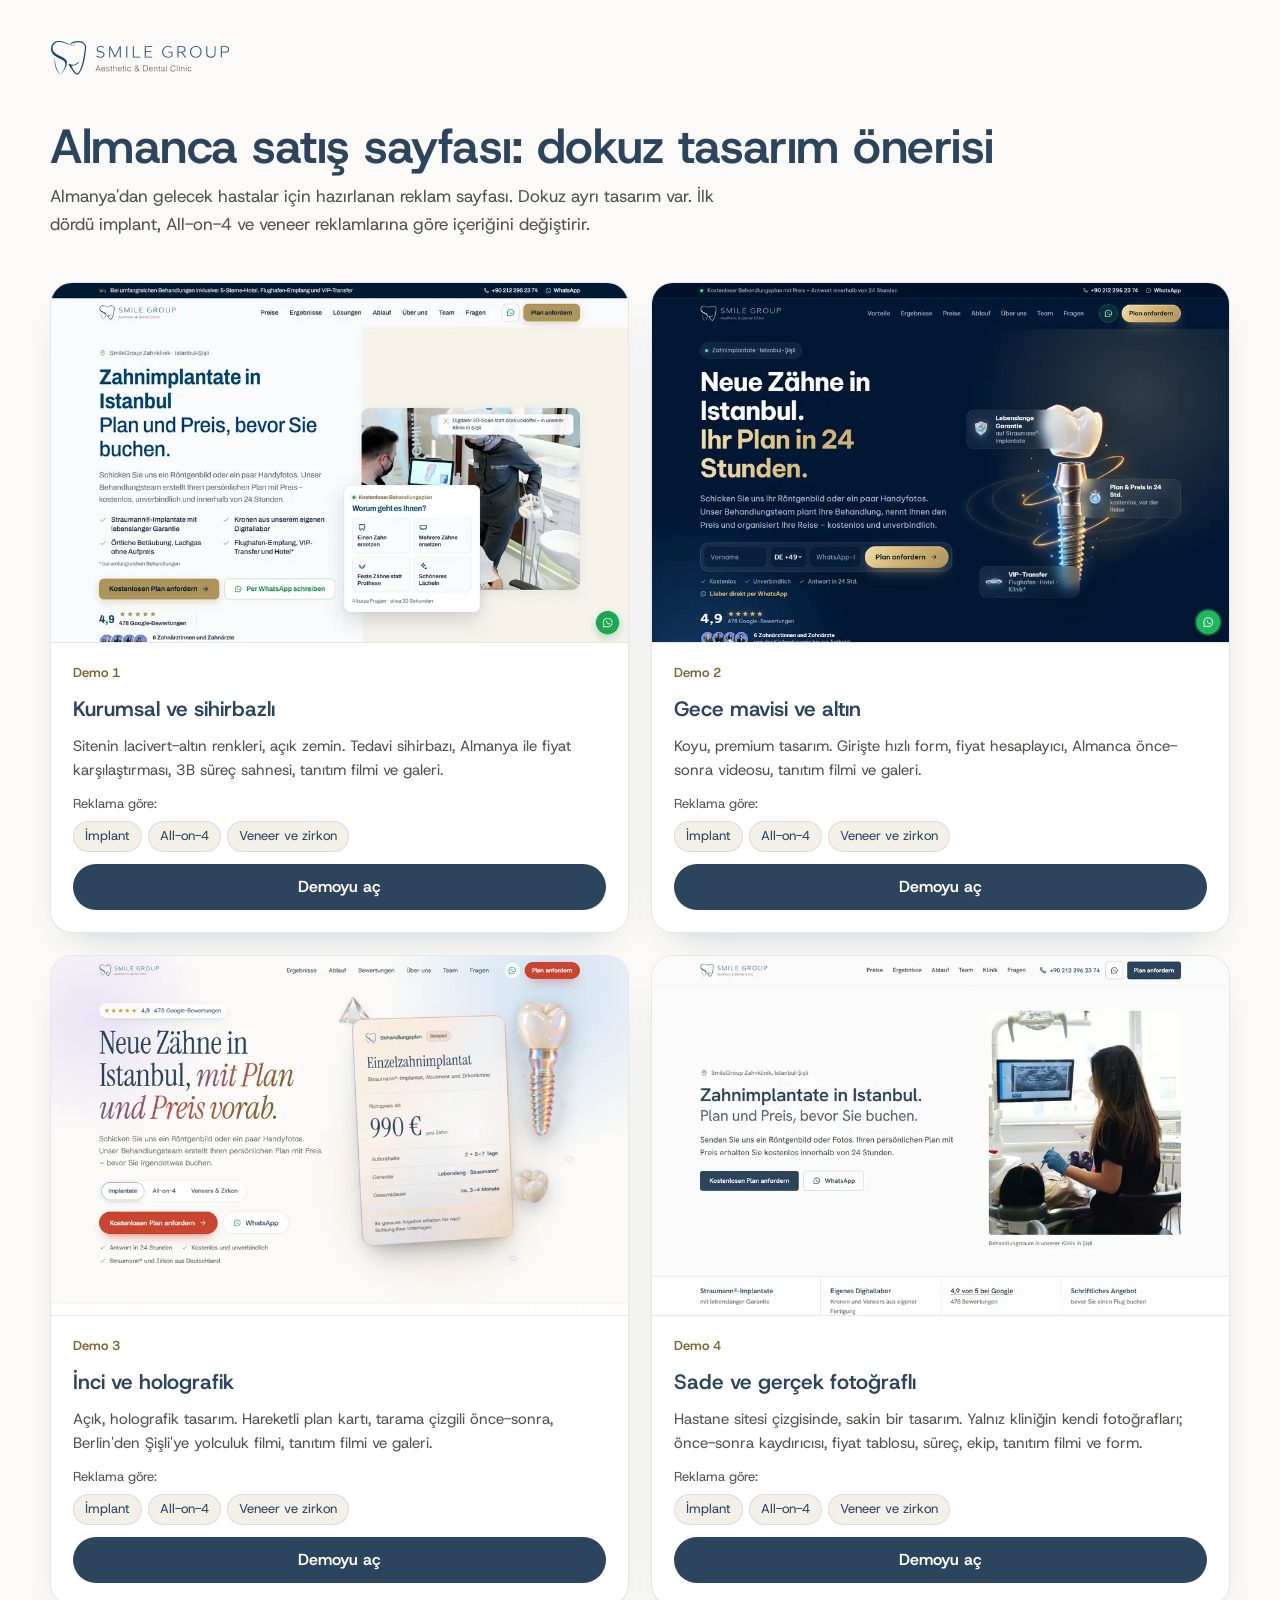
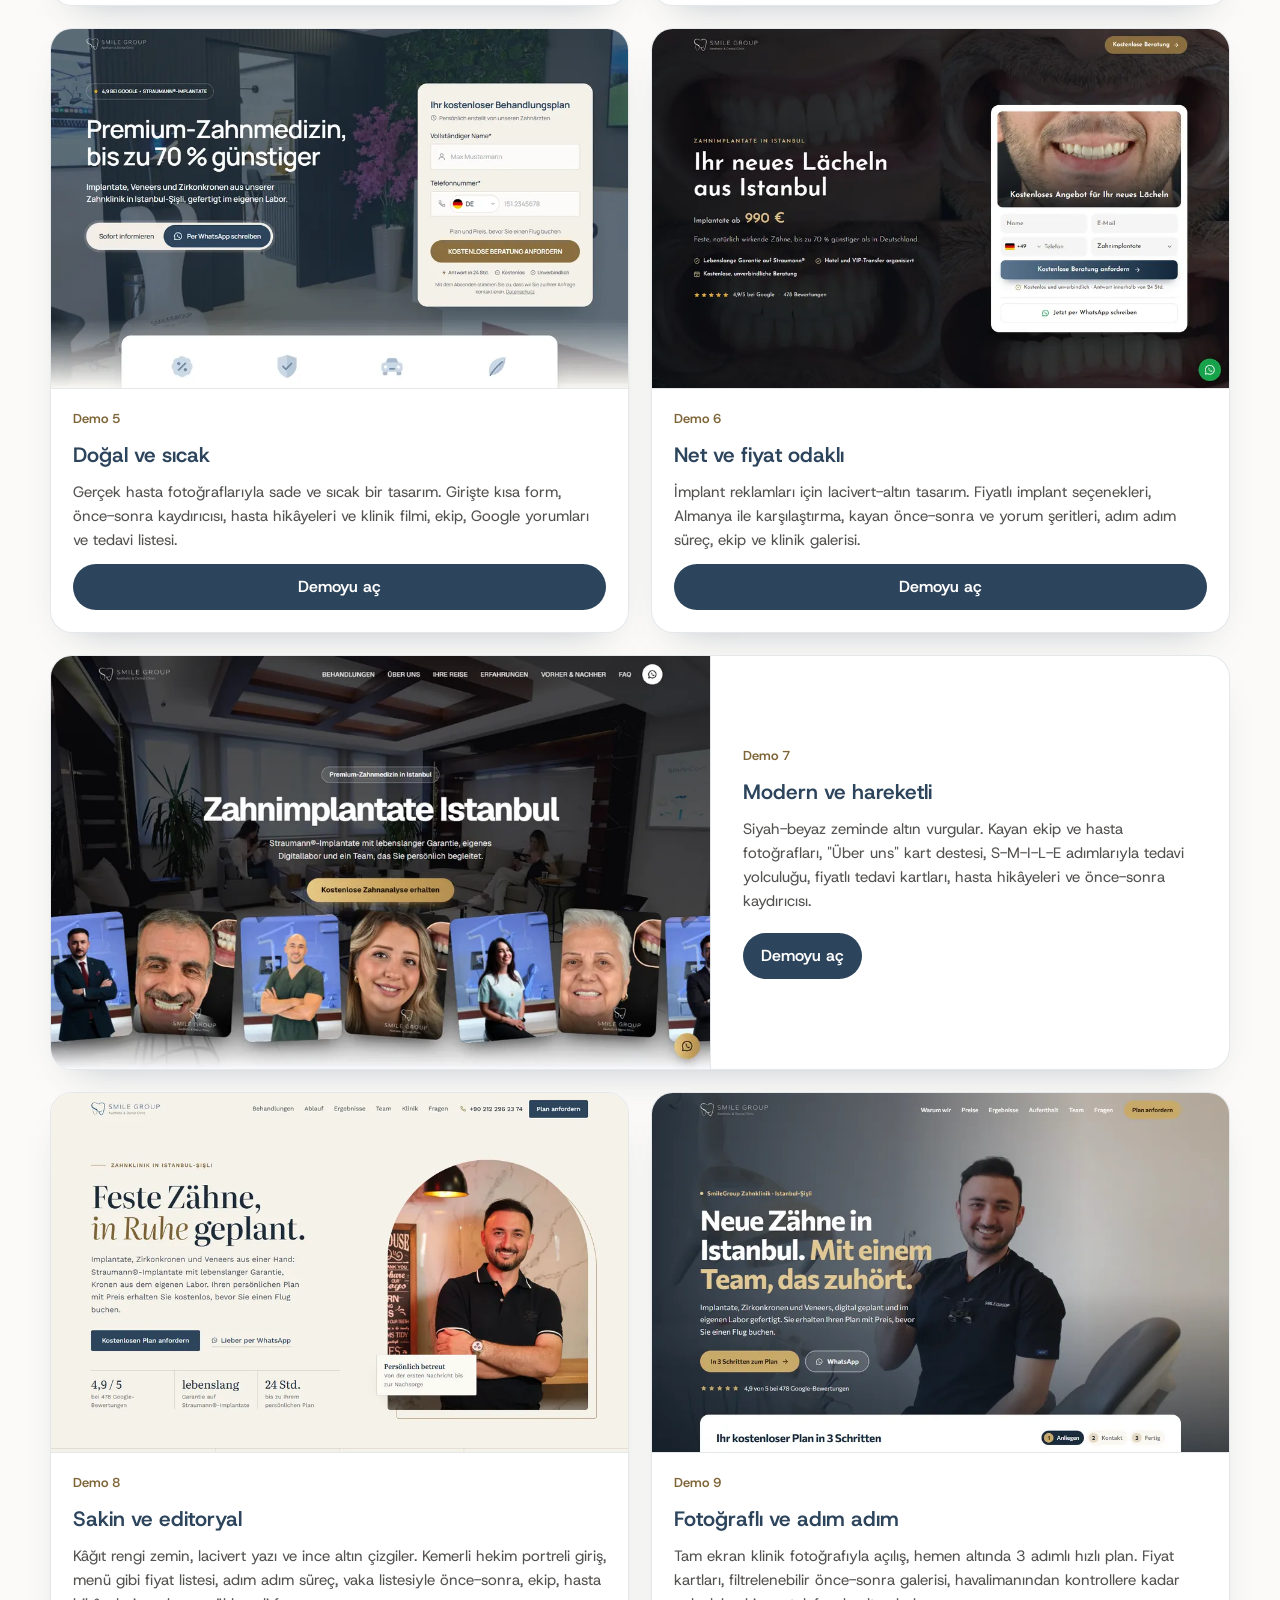
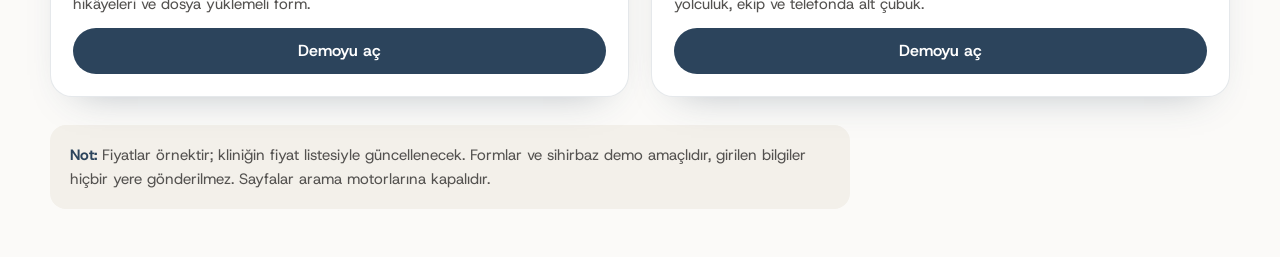
<file: index.html>
<!doctype html>
<html lang="tr">
<head>
<meta charset="utf-8">
<meta name="viewport" content="width=device-width, initial-scale=1">
<title>SmileGroup · Almanca satış sayfası demoları</title>
<meta name="robots" content="noindex, nofollow">
<link rel="icon" href="demo/assets/img/favicon.svg" type="image/svg+xml">
<link rel="preconnect" href="https://fonts.googleapis.com">
<link rel="preconnect" href="https://fonts.gstatic.com" crossorigin>
<link rel="stylesheet" href="https://fonts.googleapis.com/css2?family=Host+Grotesk:wght@400;500;600&display=swap">
<style>
:root{--lacivert:#2C445C;--altin:#A58753;--altin-koyu:#7E6538;--bej:#F3F0EA;--zemin:#FBFAF8;--metin:#545250;--cizgi:rgba(44,68,92,.12)}
*{box-sizing:border-box}
body{margin:0;background:var(--zemin);color:var(--metin);font-family:'Host Grotesk','Helvetica Neue',Helvetica,Arial,sans-serif;line-height:1.6}
.sar{width:min(100% - 32px,1180px);margin-inline:auto}
header{padding:40px 0 8px}
header img{width:180px;height:auto;display:block}
h1{margin:36px 0 10px;color:var(--lacivert);font-size:clamp(1.9rem,1.2rem + 2.4vw,3rem);line-height:1.12;font-weight:600;letter-spacing:-.01em}
.giris{max-width:62ch;font-size:1.0625rem;margin:0}
.kartlar{display:grid;grid-template-columns:repeat(2,minmax(0,1fr));gap:22px;margin:44px 0 28px}
.kart{display:flex;flex-direction:column;background:#fff;border:1px solid var(--cizgi);border-radius:22px;overflow:hidden;box-shadow:0 18px 40px -26px rgba(44,68,92,.4);transition:transform .35s cubic-bezier(.2,.8,.2,1),box-shadow .35s}
.kart:hover{transform:translateY(-4px);box-shadow:0 28px 56px -28px rgba(44,68,92,.5)}
.kart>a{display:block}
.kart img{display:block;width:100%;height:auto;aspect-ratio:16/10;object-fit:cover;object-position:top;border-bottom:1px solid var(--cizgi)}
.kart__icerik{display:flex;flex-direction:column;gap:12px;padding:20px 22px 22px;flex:1}
.kart__no{font-size:.8125rem;font-weight:600;color:var(--altin-koyu)}
.kart h2{margin:0;color:var(--lacivert);font-size:1.3rem;line-height:1.25;font-weight:600}
.kart p{margin:0;font-size:.9375rem}
.dugme{display:inline-flex;align-items:center;justify-content:center;gap:8px;margin-top:auto;min-height:46px;padding:10px 18px;border-radius:999px;background:var(--lacivert);color:#fff;text-decoration:none;font-weight:600;transition:background-color .2s}
.dugme:hover{background:#1E3245}
.varyant{display:flex;flex-wrap:wrap;gap:6px;font-size:.8125rem}
.varyant span{width:100%;color:var(--metin)}
.varyant a{padding:4px 11px;border-radius:999px;border:1px solid var(--cizgi);color:var(--lacivert);text-decoration:none;background:var(--bej)}
.varyant a:hover{border-color:var(--altin)}
.not{margin:0 0 48px;padding:18px 20px;border-radius:16px;background:var(--bej);font-size:.9375rem;max-width:80ch}
.not b{color:var(--lacivert)}
.kart--genis{grid-column:1/-1}
@media (min-width:961px){
  .kart--genis{flex-direction:row;align-items:stretch}
  .kart--genis>a{flex:0 0 56%}
  .kart--genis img{border-bottom:0;border-right:1px solid var(--cizgi)}
  .kart--genis .kart__icerik{justify-content:center;padding:28px 32px}
  .kart--genis .dugme{margin-top:8px;align-self:flex-start}
}
@media (max-width:960px){.kartlar{grid-template-columns:1fr;max-width:560px}}
</style>
</head>
<body>
<header class="sar"><img src="demo/assets/img/logo.svg" alt="SmileGroup" width="180" height="36"></header>
<main class="sar">
  <h1>Almanca satış sayfası: dokuz tasarım önerisi</h1>
  <p class="giris">Almanya'dan gelecek hastalar için hazırlanan reklam sayfası. Dokuz ayrı tasarım var. İlk dördü implant, All-on-4 ve veneer reklamlarına göre içeriğini değiştirir.</p>
  <div class="kartlar">
    <article class="kart">
      <a href="demo/" aria-label="Demo 1'i aç"><img src="onizleme/demo-1.webp" alt="Demo 1 açılış ekranı" width="960" height="600"></a>
      <div class="kart__icerik">
        <span class="kart__no">Demo 1</span>
        <h2>Kurumsal ve sihirbazlı</h2>
        <p>Sitenin lacivert-altın renkleri, açık zemin. Tedavi sihirbazı, Almanya ile fiyat karşılaştırması, 3B süreç sahnesi, tanıtım filmi ve galeri.</p>
        <div class="varyant"><span>Reklama göre:</span><a href="demo/?t=implantate">İmplant</a><a href="demo/?t=all-on-4">All-on-4</a><a href="demo/?t=aesthetik">Veneer ve zirkon</a></div>
        <a class="dugme" href="demo/">Demoyu aç</a>
      </div>
    </article>
    <article class="kart">
      <a href="demo-2/" aria-label="Demo 2'yi aç"><img src="onizleme/demo-2.webp" alt="Demo 2 açılış ekranı" width="960" height="600"></a>
      <div class="kart__icerik">
        <span class="kart__no">Demo 2</span>
        <h2>Gece mavisi ve altın</h2>
        <p>Koyu, premium tasarım. Girişte hızlı form, fiyat hesaplayıcı, Almanca önce-sonra videosu, tanıtım filmi ve galeri.</p>
        <div class="varyant"><span>Reklama göre:</span><a href="demo-2/?t=implantate">İmplant</a><a href="demo-2/?t=all-on-4">All-on-4</a><a href="demo-2/?t=aesthetik">Veneer ve zirkon</a></div>
        <a class="dugme" href="demo-2/">Demoyu aç</a>
      </div>
    </article>
    <article class="kart">
      <a href="demo-3/" aria-label="Demo 3'ü aç"><img src="onizleme/demo-3.webp" alt="Demo 3 açılış ekranı" width="960" height="600"></a>
      <div class="kart__icerik">
        <span class="kart__no">Demo 3</span>
        <h2>İnci ve holografik</h2>
        <p>Açık, holografik tasarım. Hareketli plan kartı, tarama çizgili önce-sonra, Berlin'den Şişli'ye yolculuk filmi, tanıtım filmi ve galeri.</p>
        <div class="varyant"><span>Reklama göre:</span><a href="demo-3/?t=implantate">İmplant</a><a href="demo-3/?t=all-on-4">All-on-4</a><a href="demo-3/?t=aesthetik">Veneer ve zirkon</a></div>
        <a class="dugme" href="demo-3/">Demoyu aç</a>
      </div>
    </article>
    <article class="kart">
      <a href="demo-4/" aria-label="Demo 4'ü aç"><img src="onizleme/demo-4.webp" alt="Demo 4 açılış ekranı" width="960" height="600"></a>
      <div class="kart__icerik">
        <span class="kart__no">Demo 4</span>
        <h2>Sade ve gerçek fotoğraflı</h2>
        <p>Hastane sitesi çizgisinde, sakin bir tasarım. Yalnız kliniğin kendi fotoğrafları; önce-sonra kaydırıcısı, fiyat tablosu, süreç, ekip, tanıtım filmi ve form.</p>
        <div class="varyant"><span>Reklama göre:</span><a href="demo-4/?t=implantate">İmplant</a><a href="demo-4/?t=all-on-4">All-on-4</a><a href="demo-4/?t=aesthetik">Veneer ve zirkon</a></div>
        <a class="dugme" href="demo-4/">Demoyu aç</a>
      </div>
    </article>
    <article class="kart">
      <a href="demo-5/" aria-label="Demo 5'i aç"><img src="onizleme/demo-5.webp" alt="Demo 5 açılış ekranı" width="960" height="600"></a>
      <div class="kart__icerik">
        <span class="kart__no">Demo 5</span>
        <h2>Doğal ve sıcak</h2>
        <p>Gerçek hasta fotoğraflarıyla sade ve sıcak bir tasarım. Girişte kısa form, önce-sonra kaydırıcısı, hasta hikâyeleri ve klinik filmi, ekip, Google yorumları ve tedavi listesi.</p>
        <a class="dugme" href="demo-5/">Demoyu aç</a>
      </div>
    </article>
    <article class="kart">
      <a href="demo-6/" aria-label="Demo 6'yı aç"><img src="onizleme/demo-6.webp" alt="Demo 6 açılış ekranı" width="960" height="600"></a>
      <div class="kart__icerik">
        <span class="kart__no">Demo 6</span>
        <h2>Net ve fiyat odaklı</h2>
        <p>İmplant reklamları için lacivert-altın tasarım. Fiyatlı implant seçenekleri, Almanya ile karşılaştırma, kayan önce-sonra ve yorum şeritleri, adım adım süreç, ekip ve klinik galerisi.</p>
        <a class="dugme" href="demo-6/">Demoyu aç</a>
      </div>
    </article>
    <article class="kart kart--genis">
      <a href="demo-7/" aria-label="Demo 7'yi aç"><img src="onizleme/demo-7.webp" alt="Demo 7 açılış ekranı" width="960" height="600"></a>
      <div class="kart__icerik">
        <span class="kart__no">Demo 7</span>
        <h2>Modern ve hareketli</h2>
        <p>Siyah-beyaz zeminde altın vurgular. Kayan ekip ve hasta fotoğrafları, "Über uns" kart destesi, S-M-I-L-E adımlarıyla tedavi yolculuğu, fiyatlı tedavi kartları, hasta hikâyeleri ve önce-sonra kaydırıcısı.</p>
        <a class="dugme" href="demo-7/">Demoyu aç</a>
      </div>
    </article>
    <article class="kart">
      <a href="demo-8/" aria-label="Demo 8'i aç"><img src="onizleme/demo-8.webp" alt="Demo 8 açılış ekranı" width="960" height="600"></a>
      <div class="kart__icerik">
        <span class="kart__no">Demo 8</span>
        <h2>Sakin ve editoryal</h2>
        <p>Kâğıt rengi zemin, lacivert yazı ve ince altın çizgiler. Kemerli hekim portreli giriş, menü gibi fiyat listesi, adım adım süreç, vaka listesiyle önce-sonra, ekip, hasta hikâyeleri ve dosya yüklemeli form.</p>
        <a class="dugme" href="demo-8/">Demoyu aç</a>
      </div>
    </article>
    <article class="kart">
      <a href="demo-9/" aria-label="Demo 9'u aç"><img src="onizleme/demo-9.webp" alt="Demo 9 açılış ekranı" width="960" height="600"></a>
      <div class="kart__icerik">
        <span class="kart__no">Demo 9</span>
        <h2>Fotoğraflı ve adım adım</h2>
        <p>Tam ekran klinik fotoğrafıyla açılış, hemen altında 3 adımlı hızlı plan. Fiyat kartları, filtrelenebilir önce-sonra galerisi, havalimanından kontrollere kadar yolculuk, ekip ve telefonda alt çubuk.</p>
        <a class="dugme" href="demo-9/">Demoyu aç</a>
      </div>
    </article>
  </div>
  <p class="not"><b>Not:</b> Fiyatlar örnektir; kliniğin fiyat listesiyle güncellenecek. Formlar ve sihirbaz demo amaçlıdır, girilen bilgiler hiçbir yere gönderilmez. Sayfalar arama motorlarına kapalıdır.</p>
</main>
</body>
</html>
</file>
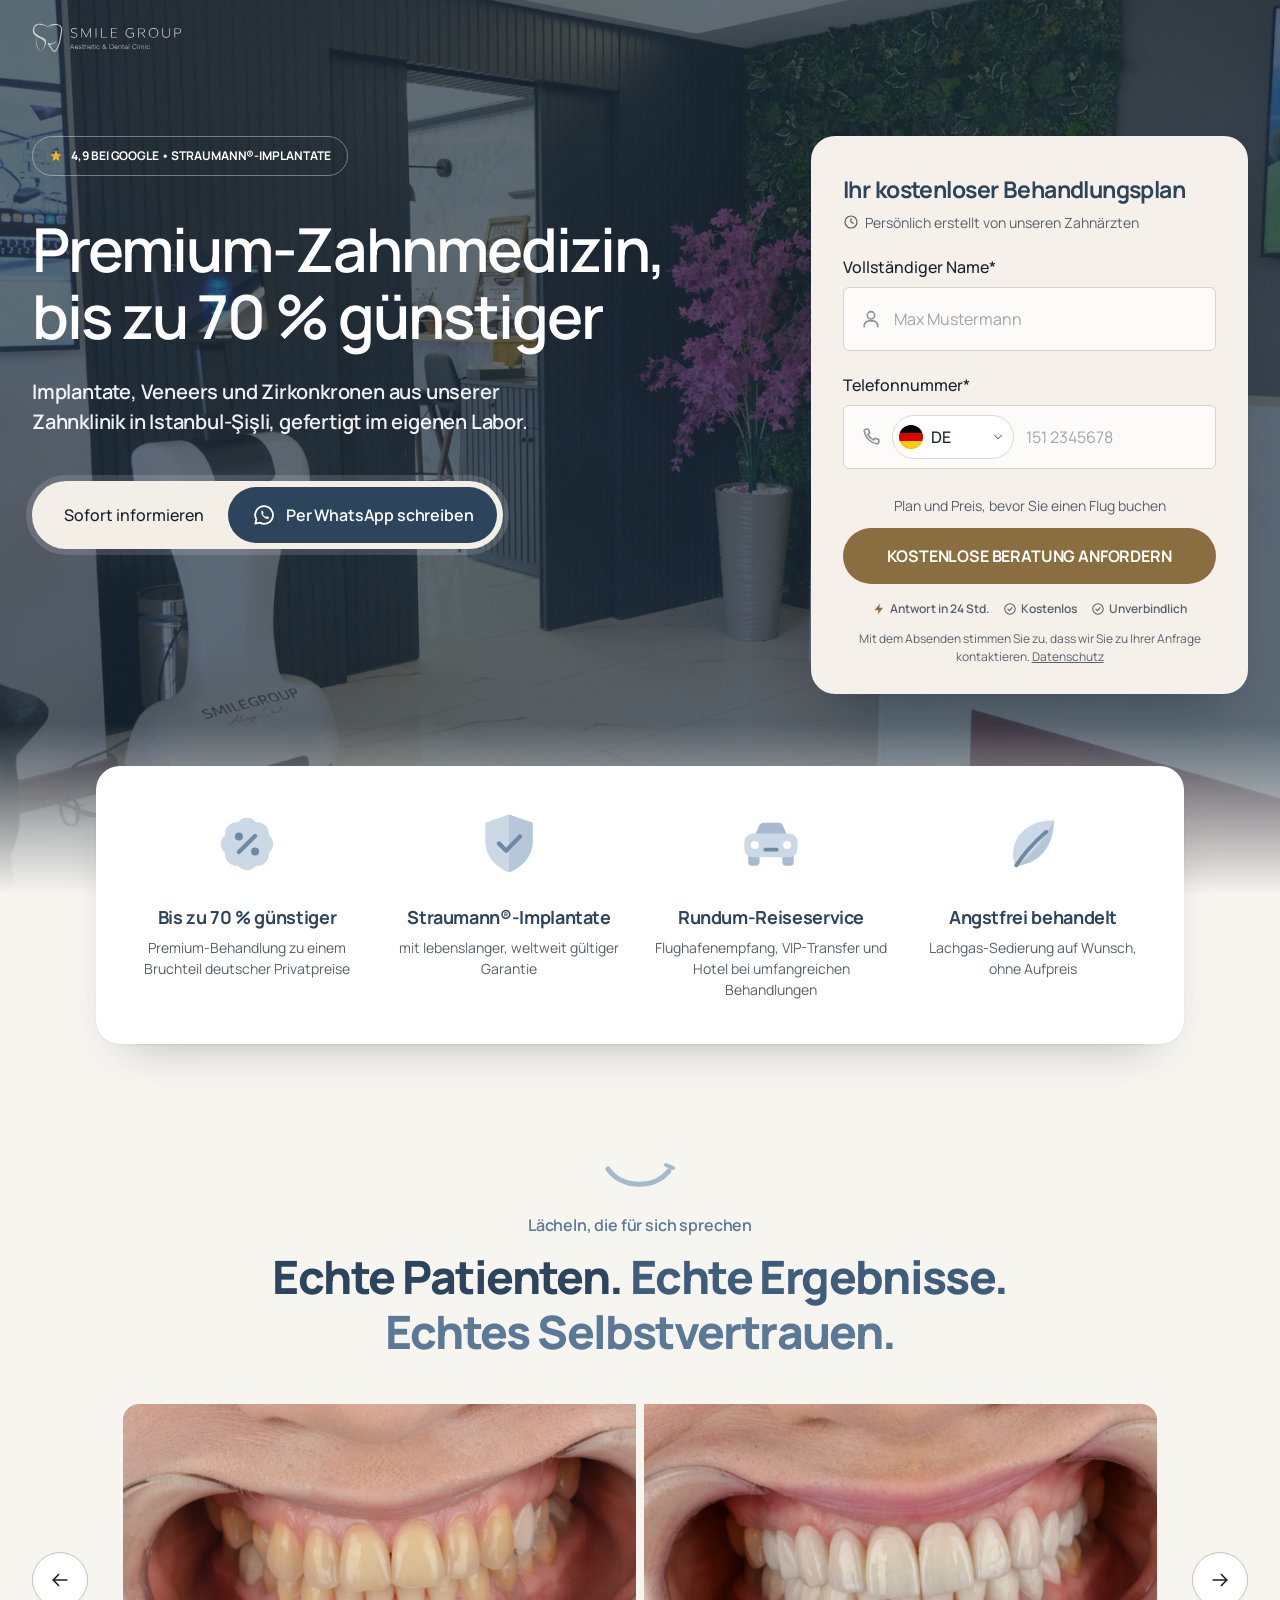
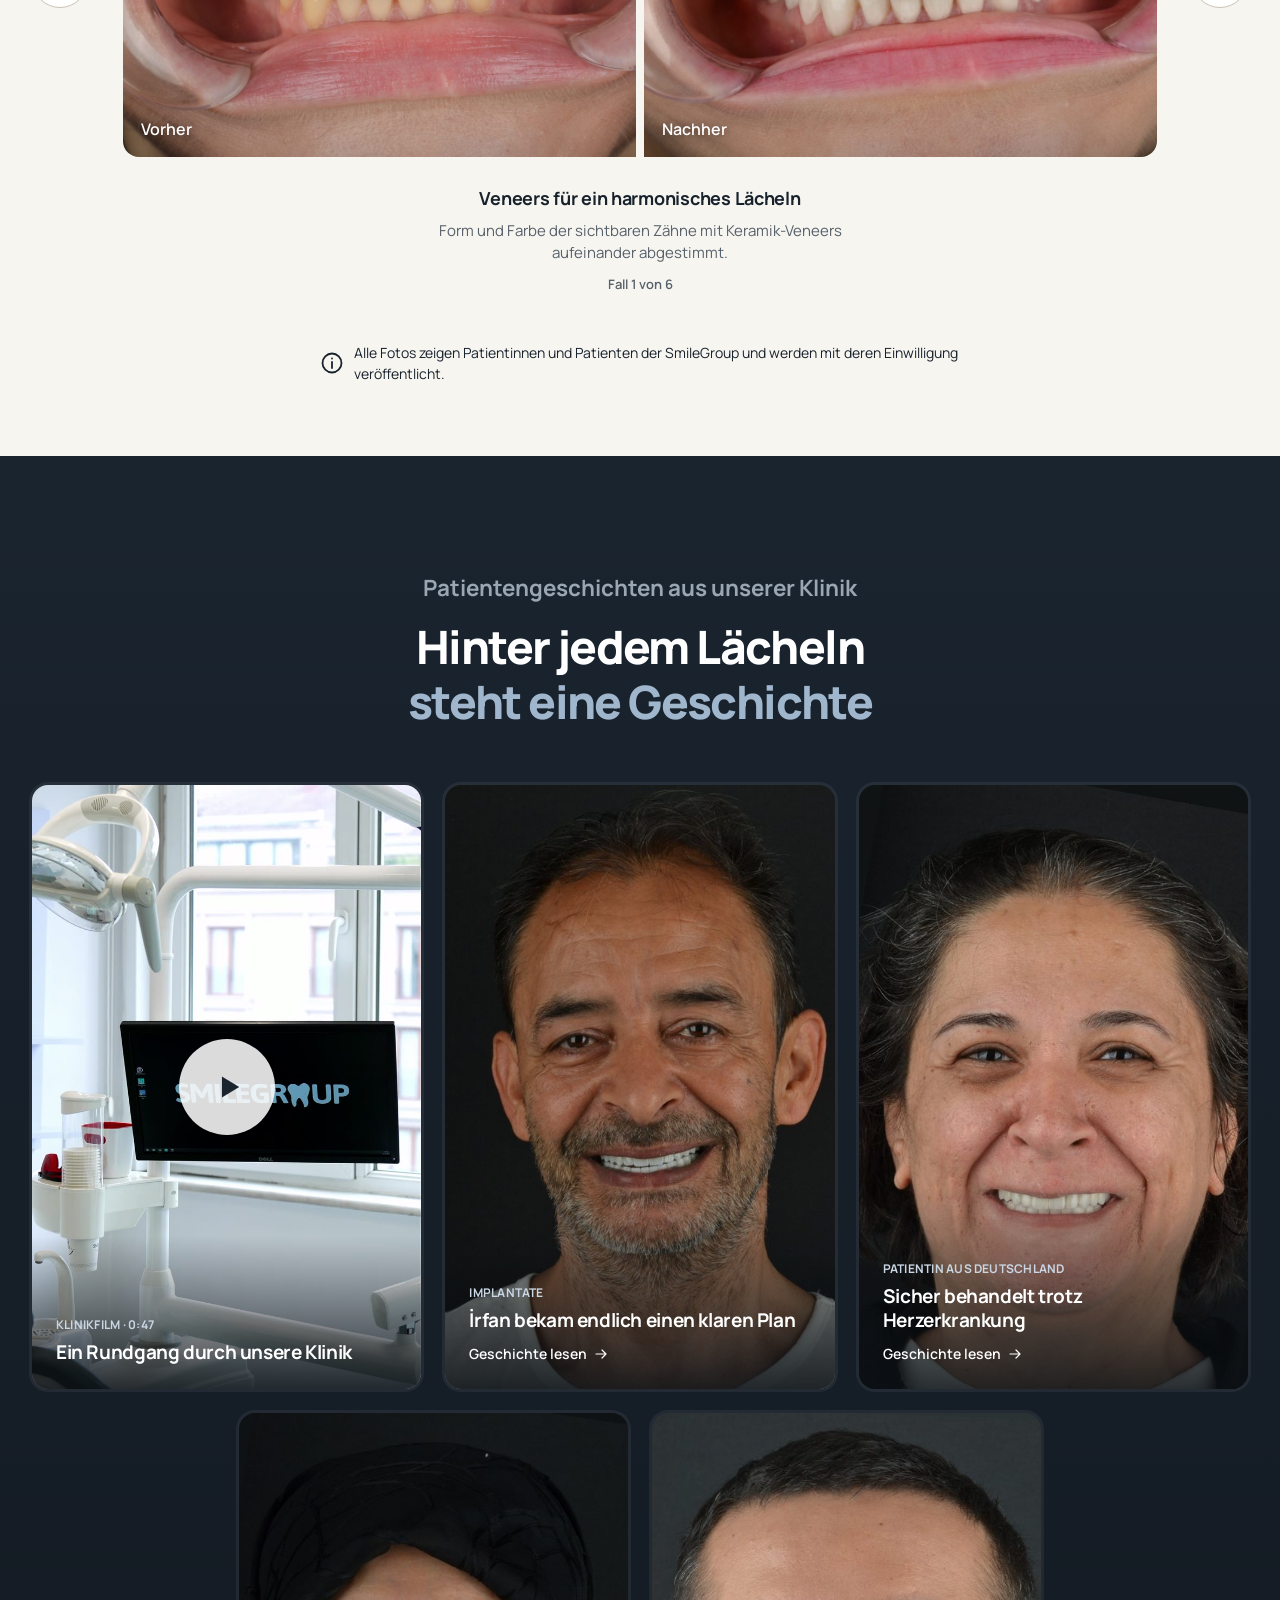
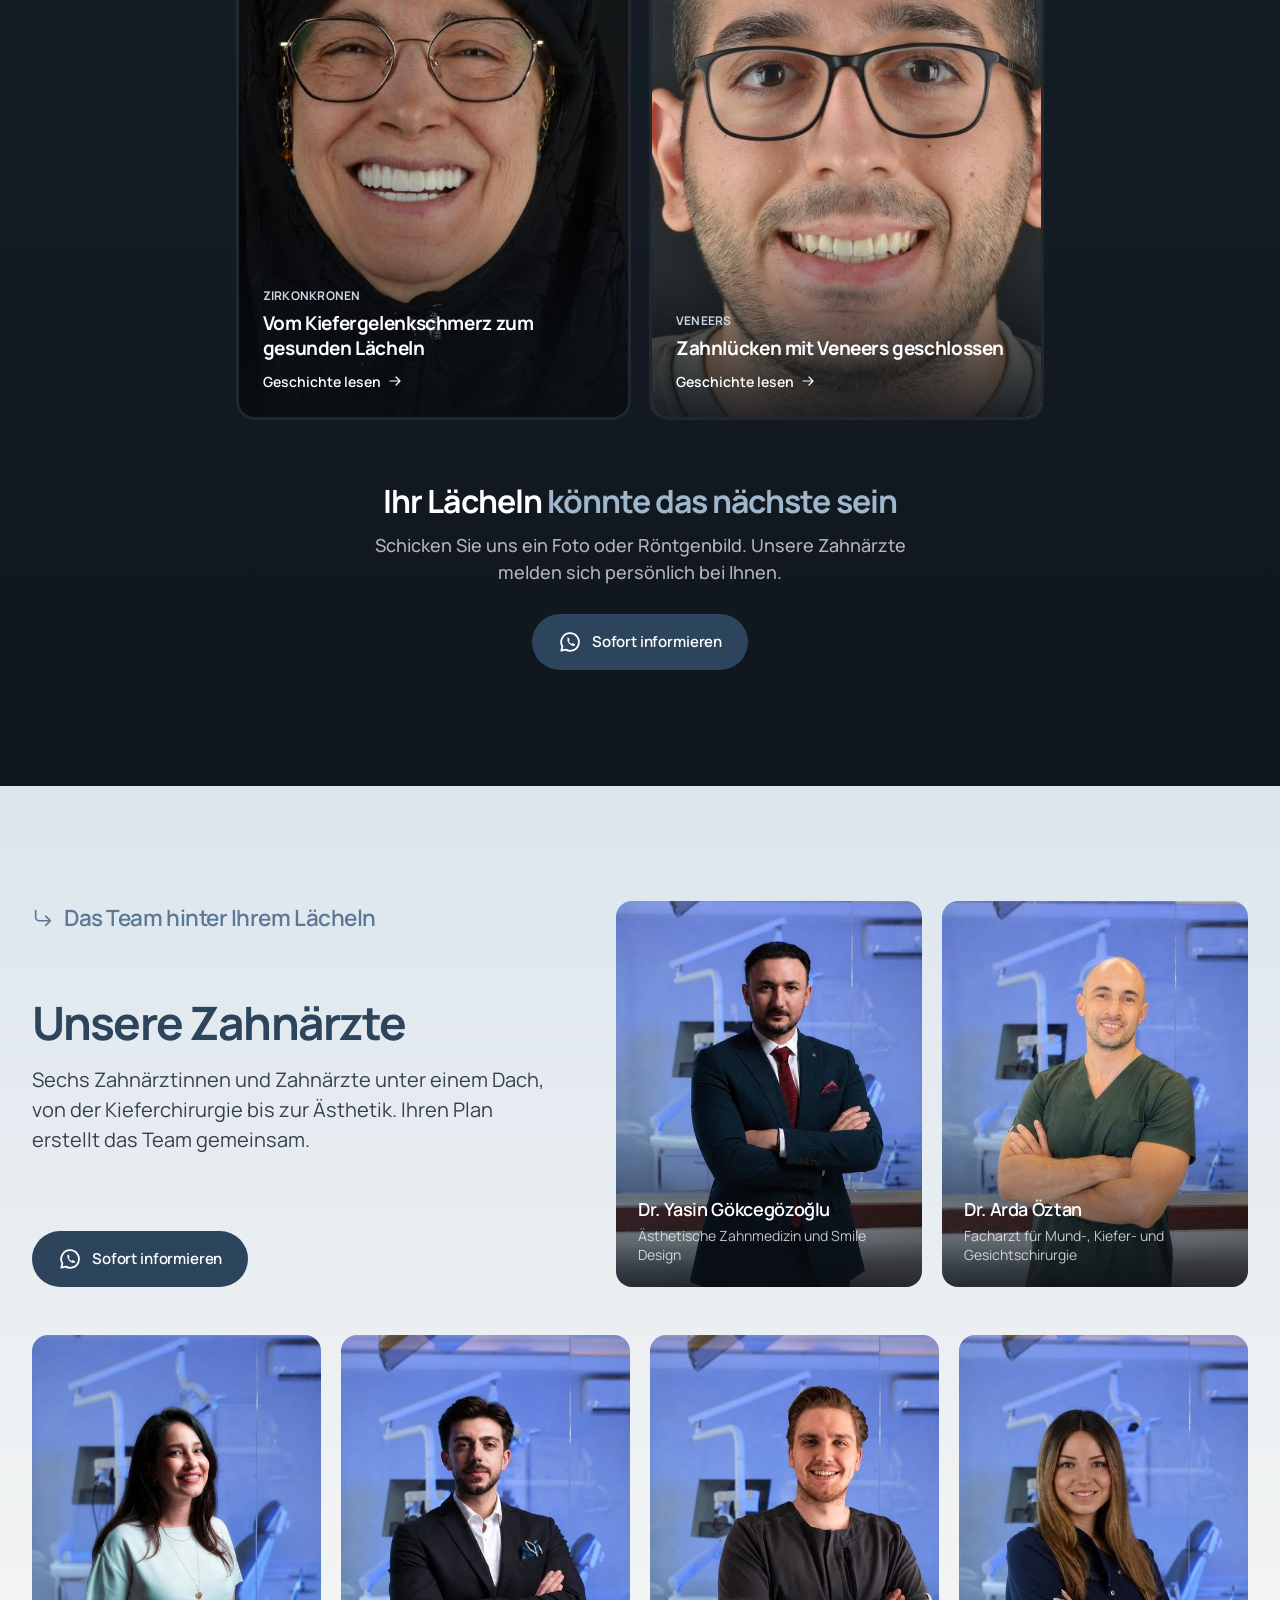
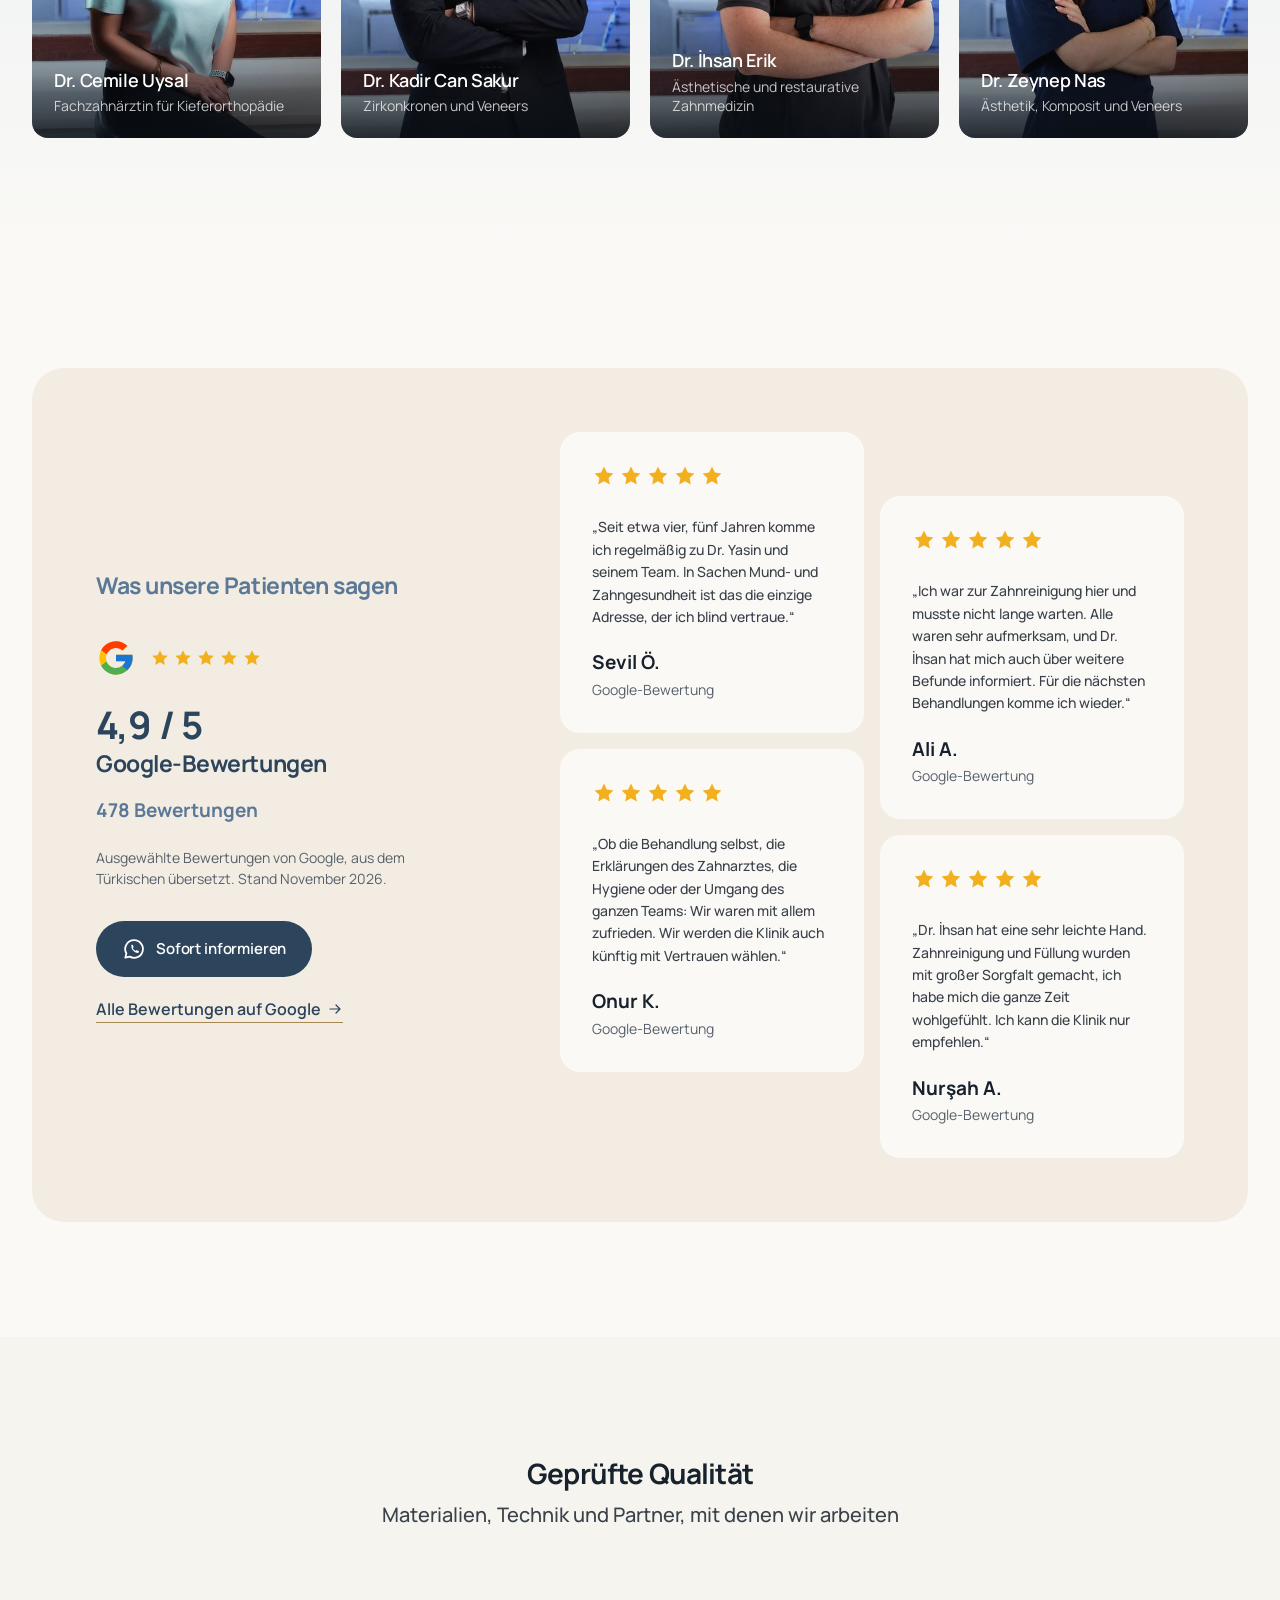
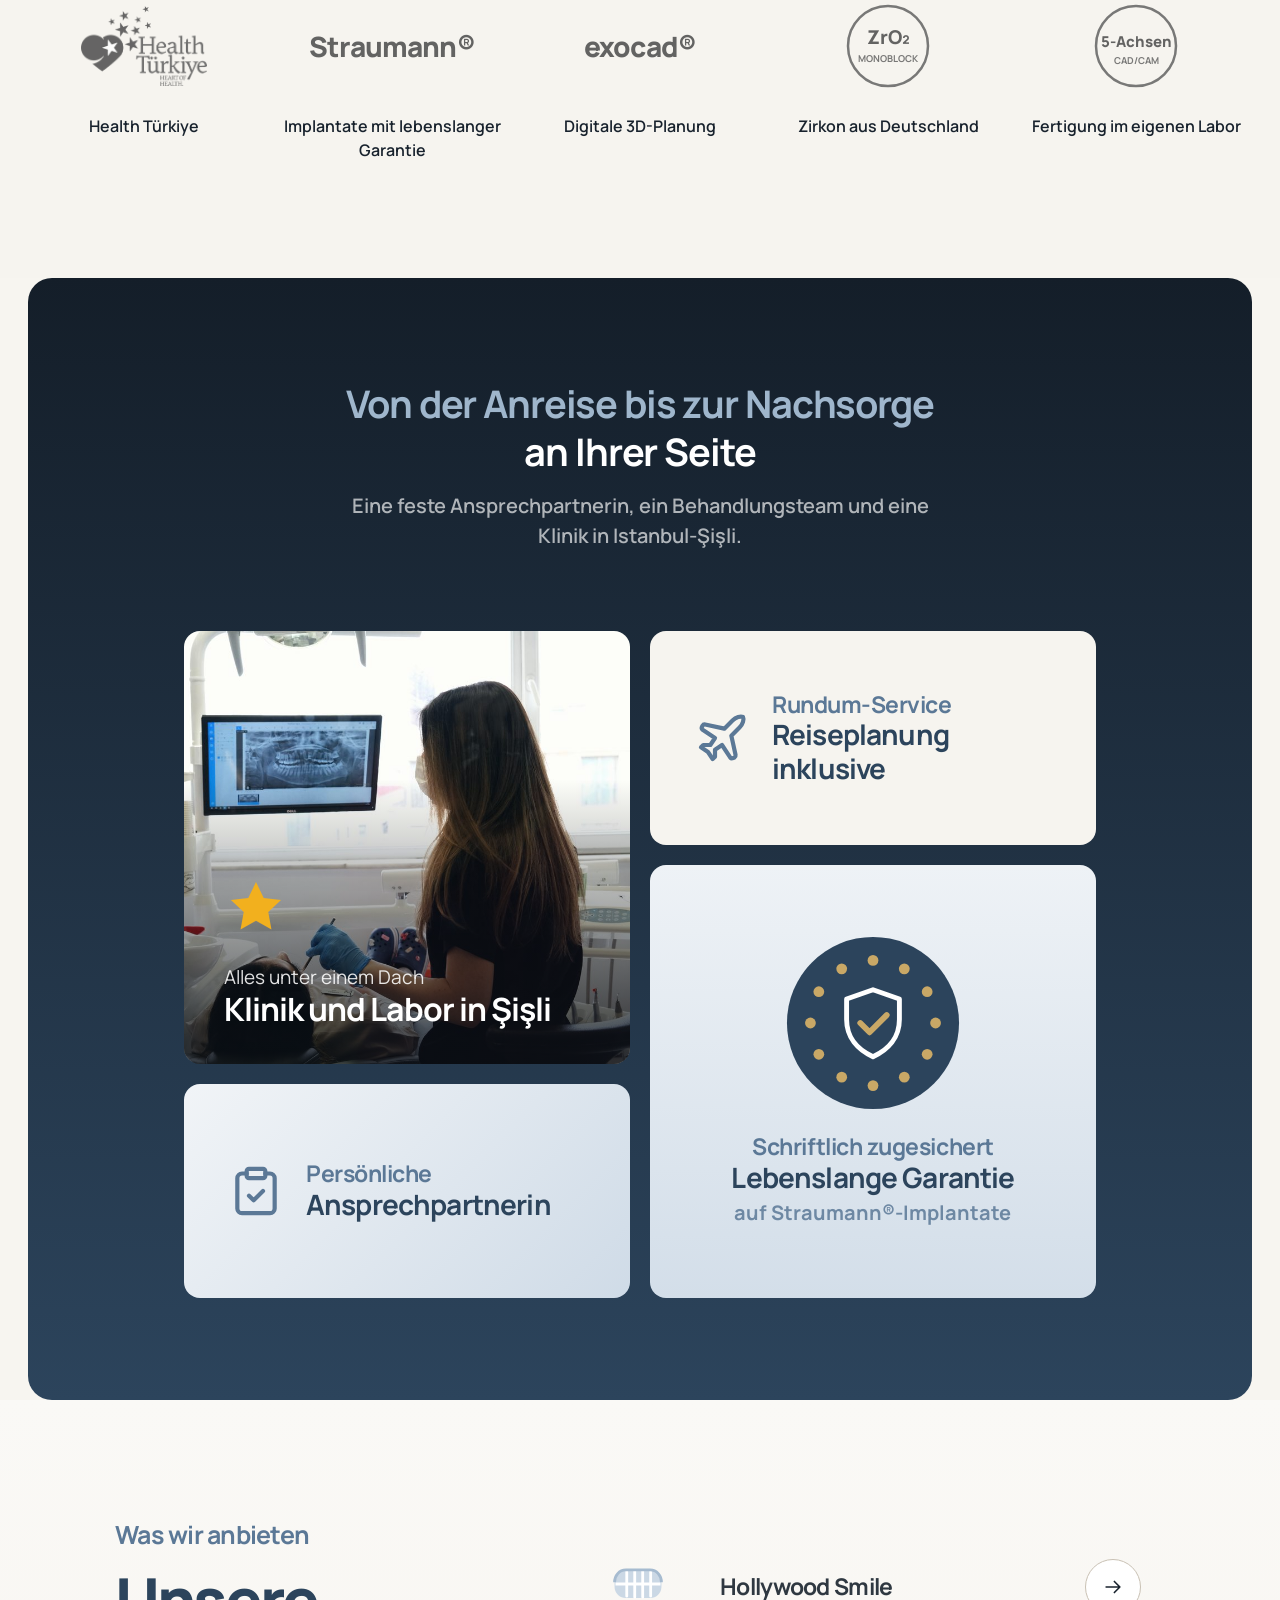
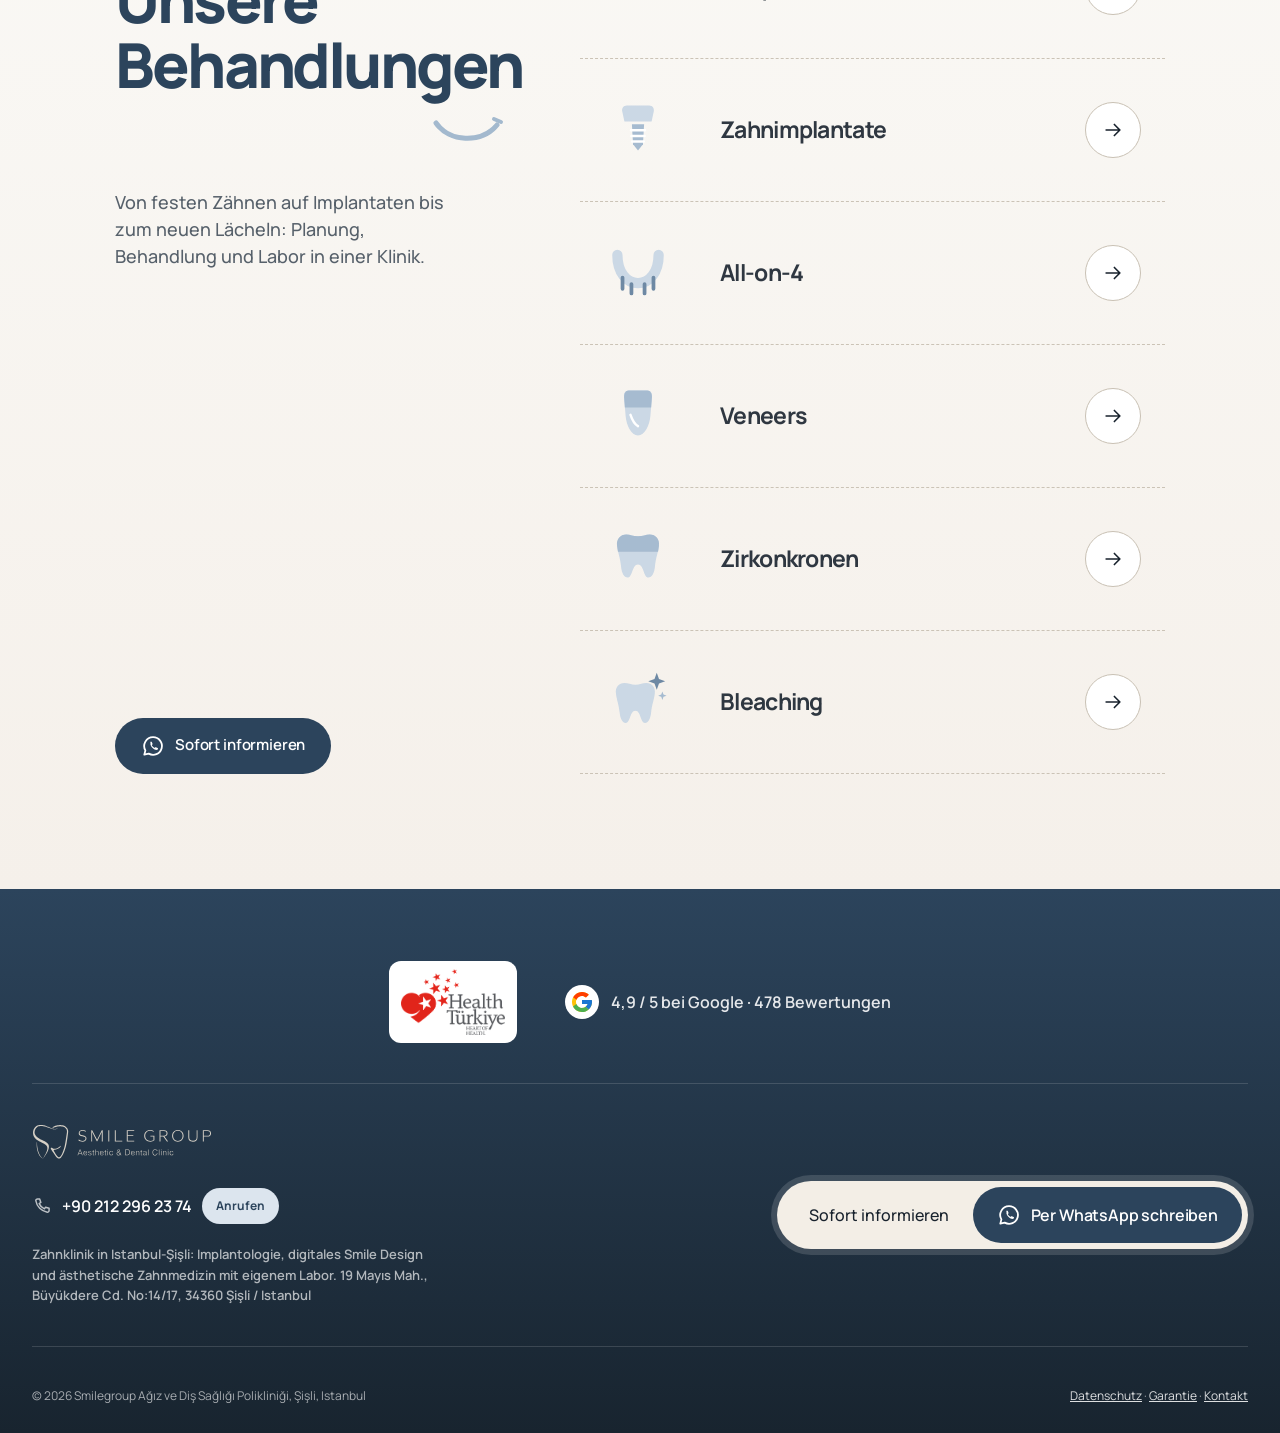
<file: demo-5/index.html>
<!doctype html>
<html lang="de">
<head>
<meta charset="utf-8">
<meta name="viewport" content="width=device-width, initial-scale=1">
<title>Zahnbehandlung in Istanbul, bis zu 70 % günstiger | SmileGroup</title>
<meta name="description" content="SmileGroup Zahnklinik in Istanbul-Şişli: Implantate, Veneers und Zirkonkronen mit eigenem Labor. Kostenloser Behandlungsplan innerhalb von 24 Stunden.">
<meta name="robots" content="noindex, nofollow">
<meta name="color-scheme" content="light">
<link rel="icon" href="../demo/assets/img/favicon.svg" type="image/svg+xml">
<link rel="preconnect" href="https://fonts.googleapis.com">
<link rel="preconnect" href="https://fonts.gstatic.com" crossorigin>
<link rel="stylesheet" href="https://fonts.googleapis.com/css2?family=Manrope:wght@400;500;600;700;800&amp;display=swap">
<link rel="preload" as="image" href="../demo/assets/img/ueber-empfang.jpg">
<!-- Demo 5 "Natürlich": DentSpa smile-26 sayfasının düzeni, SmileGroup içeriğiyle (8 Kas 2026).
     Yalnız gerçek fotoğraf ve video; yapay zekâ görseli yok. DentSpa'nın metni ve görseli kullanılmadı.
     Ortak görseller ../demo/assets altından gelir; yeniler assets/img içinde. -->
<style>
:root{
  --grund:#FAF9F6; --beige:#F7F5F0; --karte-beige:#F5F1EA; --panel:#F2ECE3; --sand:#F3EEE6;
  --navy:#2C445C; --navy-tief:#1F3345; --nacht:#141D27;
  --ton2:#3F5D7B; --akzent:#5B7896; --akzent-hell:#A3B9CE;
  --text:#18222D; --leise:#57616B; --linie:#DDD6CB;
  --cta:#8A6E3F; --cta-dunkel:#715A33; --gold:#A58753;
  --stern:#F2B01E; --fehler:#A3382A;
  --if:#CBD8E5; --id:#A6BBD0; --ik:#6E89A4;
  --r:16px; --r-gross:24px;
  --schrift:'Manrope','Helvetica Neue',Helvetica,Arial,sans-serif;
}
*,*::before,*::after{box-sizing:border-box}
[hidden]{display:none!important}
html{-webkit-text-size-adjust:100%;scroll-padding-top:84px}
@media (prefers-reduced-motion:no-preference){html{scroll-behavior:smooth}}
body{margin:0;background:var(--grund);color:var(--text);font:400 1rem/1.5 var(--schrift);overflow-wrap:break-word;-webkit-font-smoothing:antialiased}
img,video{display:block;max-width:100%;height:auto}
a{color:inherit}
h1,h2,h3,p,figure,blockquote{margin:0}
h1,h2,h3{-webkit-hyphens:auto;hyphens:auto}
ul{margin:0;padding:0;list-style:none}
button,input,select{font:inherit}
.wrap{width:min(100% - 32px,1264px);margin-inline:auto}
@media (min-width:768px){.wrap{width:min(100% - 64px,1264px)}}
.ico{width:20px;height:20px;flex:none;fill:none;stroke:currentColor;stroke-width:1.8;stroke-linecap:round;stroke-linejoin:round}
.ico--voll{fill:currentColor;stroke:none}
.sr{position:absolute;width:1px;height:1px;overflow:hidden;clip:rect(0 0 0 0);white-space:nowrap}
.sprung{position:absolute;left:16px;top:-80px;z-index:60;background:var(--navy);color:#fff;padding:10px 16px;border-radius:8px}
.sprung:focus{top:12px}
:focus-visible{outline:2px solid var(--navy);outline-offset:3px}

/* Düğmeler */
.pille{display:inline-flex;align-items:center;justify-content:center;gap:10px;min-height:56px;padding:0 26px;border-radius:999px;font-weight:600;font-size:.9375rem;letter-spacing:-.01em;text-decoration:none;text-align:center;transition:background-color .2s}
.pille .ico{width:24px;height:24px}
.pille--navy{background:var(--navy);color:#fff}
.pille--navy:hover{background:var(--navy-tief)}
.doppelknopf{display:inline-flex;align-items:center;gap:24px;padding:6px 6px 6px 32px;border-radius:999px;background:var(--sand);color:var(--text);text-decoration:none;box-shadow:0 0 0 6px rgba(255,255,255,.14)}
.doppelknopf__text{font-weight:500}
.doppelknopf__knopf{display:inline-flex;align-items:center;gap:10px;min-height:56px;padding:0 24px;border-radius:999px;background:var(--navy);color:#fff;font-weight:600;letter-spacing:-.01em;transition:background-color .2s}
.doppelknopf__knopf .ico{width:24px;height:24px}
.doppelknopf:hover .doppelknopf__knopf{background:var(--navy-tief)}
.kreisknopf,.kreis{width:56px;height:56px;flex:none;display:grid;place-items:center;border-radius:50%;border:1px solid #C9C1B4;background:#fff;color:var(--text);transition:background-color .2s,border-color .2s,color .2s}
.kreisknopf{cursor:pointer}
.kreisknopf:hover{border-color:var(--navy)}
.kreisknopf .ico,.kreis .ico{width:22px;height:22px}
.textlink{display:inline-flex;align-items:center;gap:6px;font-weight:600;color:var(--navy);text-decoration:none;border-bottom:1px solid var(--gold);padding-bottom:1px}
.textlink:hover{border-bottom-color:var(--navy)}
.textlink .ico{width:16px;height:16px}

/* Başlık */
.kopf{position:fixed;inset:0 0 auto 0;z-index:40;transition:background-color .3s}
.kopf__innen{display:flex;align-items:center;justify-content:space-between;gap:12px;min-height:76px}
.kopf__logo img{width:150px}
.kopf__wa{display:inline-flex;align-items:center;gap:8px;min-height:44px;padding:0 18px 0 12px;border-radius:999px;background:var(--cta);color:#fff;font-weight:600;font-size:.875rem;text-decoration:none;opacity:0;visibility:hidden;transform:translateY(-6px);transition:opacity .25s,transform .25s,visibility .25s,background-color .2s}
.kopf__wa .ico{width:22px;height:22px}
.kopf__wa:hover{background:var(--cta-dunkel)}
.kopf__wa .kurz{display:none}
.kopf.fest{background:rgba(20,29,39,.92);-webkit-backdrop-filter:blur(10px);backdrop-filter:blur(10px)}
.kopf.fest .kopf__wa{opacity:1;visibility:visible;transform:none}
@media (max-width:479px){.kopf__logo img{width:128px}.kopf__wa .lang{display:none}.kopf__wa .kurz{display:inline}}

/* Giriş */
.held{position:relative;isolation:isolate;background:var(--beige);padding-top:136px}
.held__hg{position:absolute;inset:0 0 150px 0;z-index:-1;overflow:hidden;background:var(--nacht)}
.held__hg img{width:100%;height:100%;object-fit:cover;object-position:50% 45%}
.held__hg::before{content:"";position:absolute;inset:0;background:rgba(22,37,52,.67)}
.held__hg::after{content:"";position:absolute;inset:auto 0 0 0;height:170px;background:linear-gradient(rgba(247,245,240,0),var(--beige))}
.held__raster{display:grid;grid-template-columns:minmax(0,1fr) minmax(0,437px);gap:48px 64px;align-items:start}
.abzeichen{display:inline-flex;align-items:center;gap:8px;min-height:40px;padding:8px 16px;border:1px solid rgba(255,255,255,.38);border-radius:999px;color:#fff;font-size:.75rem;font-weight:700;letter-spacing:-.005em;text-transform:uppercase}
.abzeichen .ico{width:14px;height:14px;color:var(--stern)}
.held h1{margin-top:40px;color:#fff;font-size:clamp(2rem,1.15rem + 3.3vw,3.875rem);font-weight:600;line-height:1.1;letter-spacing:-.032em}
.held__unter{margin-top:28px;max-width:34rem;color:rgba(255,255,255,.93);font-size:1.25rem;font-weight:600;line-height:1.5;letter-spacing:-.01em}
.held .doppelknopf{margin-top:44px}
.held__wa-mobil{display:none}

.formkarte{background:var(--karte-beige);border-radius:var(--r-gross);padding:40px 32px 28px;box-shadow:0 30px 60px -30px rgba(8,16,24,.5)}
.formkarte__titel{font-size:1.4375rem;font-weight:700;color:var(--navy);letter-spacing:-.025em;line-height:1.2}
.formkarte__hinweis{display:flex;align-items:center;gap:6px;margin-top:8px;color:var(--leise);font-size:.875rem}
.formkarte__hinweis .ico{width:16px;height:16px}
.feld{display:grid;grid-template-columns:minmax(0,1fr);gap:8px;margin-top:22px}
.feld label{font-weight:500}
.eingabe{display:flex;align-items:center;gap:10px;min-height:64px;padding:0 14px 0 16px;border:1px solid #D9D2C6;border-radius:6px;background:#FCFBF9}
.eingabe:focus-within{border-color:var(--navy);box-shadow:0 0 0 3px rgba(44,68,92,.14)}
.eingabe > .ico{width:22px;height:22px;color:#8C949C}
.eingabe input{flex:1 1 auto;width:100%;min-width:0;height:62px;border:0;background:transparent;color:var(--text);font-weight:500;outline:none}
.eingabe input::placeholder{color:#A0A6AC;font-weight:400}
.land{position:relative;flex:none;display:inline-flex;align-items:center;gap:6px;height:44px;padding:0 8px 0 6px;border:1px solid #E0D9CE;border-radius:999px;background:#fff}
.land select{-webkit-appearance:none;appearance:none;height:42px;padding:0 20px 0 2px;border:0;background:transparent;color:var(--text);font-weight:500;cursor:pointer}
.land select:focus-visible{outline:none}
.land:focus-within{outline:2px solid var(--navy);outline-offset:2px}
.land .ico{position:absolute;right:8px;width:14px;height:14px;pointer-events:none;color:var(--leise)}
.flagge{width:24px;height:24px;flex:none;border-radius:50%;box-shadow:inset 0 0 0 1px rgba(0,0,0,.08);background:#D8DEE4}
.flagge[data-f="de"]{background:linear-gradient(#000 0 33.3%,#DD0000 33.3% 66.6%,#FFCE00 66.6%)}
.flagge[data-f="at"]{background:linear-gradient(#C8102E 0 33.3%,#fff 33.3% 66.6%,#C8102E 66.6%)}
.flagge[data-f="ch"]{background:linear-gradient(#fff,#fff) center/16% 56% no-repeat,linear-gradient(#fff,#fff) center/56% 16% no-repeat,#DA291C}
.flagge[data-f="nl"]{background:linear-gradient(#AE1C28 0 33.3%,#fff 33.3% 66.6%,#21468B 66.6%)}
.flagge[data-f="be"]{background:linear-gradient(90deg,#000 0 33.3%,#FDDA24 33.3% 66.6%,#EF3340 66.6%)}
.feld__fehler{display:none;color:var(--fehler);font-size:.875rem}
.feld--fehler .eingabe{border-color:var(--fehler)}
.feld--fehler .feld__fehler{display:block}
.formkarte__zeile{margin-top:26px;text-align:center;color:var(--leise);font-size:.875rem}
.knopf-cta{display:flex;align-items:center;justify-content:center;width:100%;min-height:56px;margin-top:12px;padding:8px 20px;border:0;border-radius:999px;background:var(--cta);color:#fff;font-weight:700;letter-spacing:-.01em;text-transform:uppercase;cursor:pointer;transition:background-color .2s}
.knopf-cta:hover{background:var(--cta-dunkel)}
.formkarte__fuss{display:flex;flex-wrap:wrap;justify-content:center;gap:6px 14px;margin-top:16px;color:var(--leise);font-size:.75rem;font-weight:600}
.formkarte__fuss li{display:inline-flex;align-items:center;gap:4px}
.formkarte__fuss .ico{width:14px;height:14px}
.formkarte__fuss .blitz{color:var(--cta)}
.formkarte__recht{margin-top:12px;text-align:center;color:var(--leise);font-size:.75rem}
.danke{display:grid;justify-items:start;gap:12px}
.danke__haken{width:48px;height:48px;display:grid;place-items:center;border-radius:50%;background:var(--navy);color:#fff}
.danke p{color:var(--leise)}
.danke .pille{margin-top:6px}

.vorteile{position:relative;display:grid;grid-template-columns:repeat(4,minmax(0,1fr));gap:24px;max-width:1088px;margin:72px auto 0;padding:40px 32px 44px;background:#fff;border-radius:var(--r-gross);box-shadow:0 1px 2px rgba(20,30,40,.06),0 24px 48px -32px rgba(20,30,40,.4);text-align:center}
.vorteil svg{width:76px;height:76px;margin:0 auto 18px}
.vorteil h3{font-size:1.125rem;font-weight:700;color:var(--navy);letter-spacing:-.02em;line-height:1.3}
.vorteil p{margin-top:8px;color:var(--leise);font-size:.875rem;line-height:1.5}

/* Ortak başlıklar */
.laecheln{display:block;width:80px;height:36px;margin:0 auto 18px}
.augenbraue{font-size:1rem;font-weight:600;color:var(--akzent);letter-spacing:-.01em}
.titel-gross{margin-top:12px;font-size:clamp(1.875rem,1.2rem + 2.2vw,2.875rem);font-weight:800;line-height:1.2;letter-spacing:-.035em}
.t1{color:var(--navy)} .t2{color:var(--ton2)} .t3{color:var(--akzent)}

/* Önce-sonra */
.ergebnisse{background:var(--beige);padding:clamp(80px,9vw,128px) 0 72px;text-align:center}
.karussell{position:relative;margin-top:44px}
.karussell__fenster{max-width:1034px;margin-inline:auto;overflow:hidden;border-radius:var(--r);touch-action:pan-y}
.karussell__spur{display:flex;transition:transform .55s cubic-bezier(.22,.61,.36,1)}
.folie{flex:0 0 100%;display:grid;grid-template-columns:1fr 1fr;gap:8px}
.folie figure{position:relative;overflow:hidden;background:#E6E0D6}
.folie img{width:100%;aspect-ratio:513/353;object-fit:cover}
.folie figcaption{position:absolute;left:18px;bottom:16px;color:#fff;font-weight:600;text-shadow:0 1px 10px rgba(0,0,0,.5)}
.karussell__pfeile{position:absolute;inset:0;display:flex;align-items:center;justify-content:space-between;pointer-events:none}
.karussell__pfeile .kreisknopf{pointer-events:auto}
.karussell__text{margin-top:28px}
.karussell__text h3{font-size:1.125rem;font-weight:700;letter-spacing:-.015em}
.karussell__text p{max-width:30rem;margin:8px auto 0;color:var(--leise);font-size:.9375rem}
.karussell__zaehler{display:block;margin-top:10px;color:var(--leise);font-size:.8125rem;font-weight:600}
.einwilligung-hinweis{display:flex;align-items:center;justify-content:center;gap:10px;max-width:40rem;margin:48px auto 0;font-size:.875rem;text-align:left}
.einwilligung-hinweis .ico{width:24px;height:24px}

/* Hasta hikâyeleri */
.geschichten{background:linear-gradient(#1A242F,#10161D);color:#fff;padding:clamp(80px,9vw,120px) 0;text-align:center}
.augenbraue--hell{font-size:clamp(1.125rem,1rem + .5vw,1.4375rem);font-weight:700;color:#9AA6B2}
.geschichten .titel-gross{margin-top:14px}
.weiss{color:#fff} .t-hell{color:#9FB6CC}
.kacheln{display:flex;flex-wrap:wrap;justify-content:center;gap:24px;margin-top:56px;text-align:left}
.kachel{position:relative;flex:0 0 calc((100% - 48px)/3);border-radius:var(--r);overflow:hidden;background:#222C37;box-shadow:0 0 0 3px rgba(255,255,255,.06)}
.kachel__medien{position:relative;aspect-ratio:403/625}
.kachel__medien img,.kachel__medien video{position:absolute;inset:0;width:100%;height:100%;object-fit:cover}
.kachel a{display:block;color:#fff;text-decoration:none}
.kachel a img{transition:transform .6s ease}
.kachel a:hover img{transform:scale(1.03)}
.kachel__info{position:absolute;inset:auto 0 0 0;padding:80px 24px 24px;background:linear-gradient(rgba(10,15,20,0),rgba(10,15,20,.85));pointer-events:none}
.kachel__art{display:block;color:#C9D6E3;font-size:.75rem;font-weight:700;letter-spacing:.02em;text-transform:uppercase}
.kachel h3{margin-top:6px;font-size:1.1875rem;font-weight:700;line-height:1.3;letter-spacing:-.02em}
.kachel__link{display:inline-flex;align-items:center;gap:6px;margin-top:10px;font-size:.875rem;font-weight:600}
.kachel__link .ico{width:16px;height:16px}
.play{position:absolute;left:50%;top:50%;width:96px;height:96px;margin:-48px 0 0 -48px;display:grid;place-items:center;border:0;border-radius:50%;background:rgba(255,255,255,.86);color:#1A242F;cursor:pointer;transition:transform .2s,background-color .2s}
.play:hover{transform:scale(1.05);background:#fff}
.play .ico{width:34px;height:34px;margin-left:5px}
.kachel--film.laeuft .play,.kachel--film.laeuft .kachel__info{display:none}
.kachel--film.laeuft video{object-fit:contain;background:#000}
.geschichten__fuss{margin-top:64px}
.fuss-titel{font-size:clamp(1.5rem,1.15rem + 1.2vw,2rem);font-weight:700;line-height:1.3;letter-spacing:-.03em}
.fuss-unter{max-width:36rem;margin:10px auto 0;color:rgba(255,255,255,.68);font-size:1.125rem;font-weight:500}
.geschichten__fuss .pille{margin-top:28px}

/* Ekip */
.team{background:linear-gradient(#DCE5EE,#FAF9F6);padding:clamp(80px,9vw,120px) 0}
.team__oben{display:grid;grid-template-columns:minmax(0,1fr) minmax(0,632px);gap:32px 64px;align-items:stretch}
.team__text{display:flex;flex-direction:column;align-items:flex-start}
.augenbraue--pfeil{display:inline-flex;align-items:center;gap:10px;font-size:clamp(1.125rem,1rem + .5vw,1.4375rem);font-weight:600;color:var(--akzent);letter-spacing:-.02em}
.augenbraue--pfeil .ico{width:22px;height:22px}
.titel-team{margin-top:clamp(28px,5vw,72px);font-size:clamp(2.25rem,1.6rem + 1.8vw,2.875rem);font-weight:700;line-height:1.1;letter-spacing:-.04em;color:var(--navy)}
.team__lead{max-width:32rem;margin-top:16px;color:rgba(24,34,45,.85);font-size:1.25rem;line-height:1.5}
.team__text .pille{margin-top:auto}
.aerzte{display:grid;gap:20px}
.aerzte--gross{grid-template-columns:1fr 1fr}
.aerzte--vier{grid-template-columns:repeat(4,minmax(0,1fr));margin-top:48px}
.arzt{position:relative;border-radius:var(--r);overflow:hidden;background:#E7E2DA;aspect-ratio:306/386}
.aerzte--vier .arzt{aspect-ratio:301/420}
.arzt img{position:absolute;inset:0;width:100%;height:100%;object-fit:cover;object-position:50% 18%}
.arzt__info{position:absolute;inset:auto 0 0 0;padding:72px 22px 22px;background:linear-gradient(rgba(10,14,20,0),rgba(10,14,20,.86));color:#fff}
.arzt__name{font-size:1.125rem;font-weight:600;letter-spacing:-.02em;line-height:1.3}
.arzt__rolle{margin-top:4px;color:rgba(255,255,255,.75);font-size:.875rem;line-height:1.4}

/* Yorumlar */
.stimmen{background:var(--grund);padding:clamp(80px,9vw,128px) 0}
.stimmen__panel{display:grid;grid-template-columns:minmax(0,400px) minmax(0,1fr);gap:48px 64px;padding:64px clamp(20px,5vw,80px);border-radius:32px;background:var(--panel)}
.stimmen__links{align-self:center}
.stimmen__titel{font-size:1.4375rem;font-weight:700;color:var(--akzent);letter-spacing:-.02em}
.stimmen__marke{display:flex;align-items:center;gap:14px;margin-top:36px}
.stimmen__marke .g{width:40px;height:40px}
.sterne{display:inline-flex;gap:3px;color:var(--stern)}
.sterne .ico{width:20px;height:20px}
.stimmen__zahl{margin-top:26px;font-size:2.375rem;font-weight:700;line-height:1.1;letter-spacing:-.02em;color:var(--navy)}
.stimmen__quelle{font-size:1.4375rem;font-weight:700;letter-spacing:-.02em;color:var(--navy)}
.stimmen__anzahl{margin-top:16px;font-size:1.1875rem;font-weight:700;color:var(--akzent)}
.stimmen__text{max-width:22rem;margin-top:22px;color:var(--leise);font-size:.875rem}
.stimmen__links .pille{margin-top:32px}
.stimmen__links .textlink{margin-top:20px}
.stimmen__spalten{display:grid;grid-template-columns:1fr 1fr;gap:16px;align-items:start}
.spalte{display:grid;gap:16px}
.spalte--versetzt{margin-top:64px}
.bewertung{padding:32px;border-radius:20px;background:#FBF9F6}
.bewertung .sterne .ico{width:24px;height:24px}
.bewertung blockquote{margin-top:22px;color:rgba(24,34,45,.86);font-size:.875rem;font-weight:500;line-height:1.6}
.bewertung figcaption{margin-top:20px}
.bewertung b{display:block;font-size:1.1875rem;font-weight:700}
.bewertung figcaption span{color:var(--leise);font-size:.875rem}

/* Kalite */
.qualitaet{background:#F6F4EF;padding:clamp(80px,9vw,128px) 0;text-align:center}
.qualitaet h2{font-size:clamp(1.5rem,1.2rem + 1vw,1.75rem);font-weight:700;letter-spacing:-.03em}
.qual__unter{margin-top:6px;color:rgba(24,34,45,.85);font-size:1.25rem;font-weight:500}
.marken{display:flex;flex-wrap:wrap;justify-content:center;gap:40px 24px;margin-top:64px}
.marken li{flex:0 0 calc((100% - 96px)/5);min-width:150px}
.marke{height:104px;display:grid;place-items:center;filter:grayscale(1);opacity:.85}
.marke img{width:auto;max-height:80px}
.marke svg{width:84px;height:84px}
.wort{color:#464B51;font-size:1.75rem;font-weight:800;letter-spacing:-.03em}
.marken p{margin-top:16px;font-weight:600}

/* Bakım paneli */
.begleitung{background:var(--beige);padding:0 clamp(0px,2.2vw,32px)}
.begleitung__panel{padding:clamp(80px,8vw,104px) 16px;border-radius:clamp(0px,2vw,24px);background:linear-gradient(#141E29,#2C445C);color:#fff;text-align:center}
.titel-mittel{font-size:clamp(1.75rem,1.3rem + 1.4vw,2.375rem);font-weight:700;line-height:1.25;letter-spacing:-.03em}
.begl__unter{max-width:38rem;margin:16px auto 0;color:rgba(255,255,255,.66);font-size:1.25rem;font-weight:600}
.bento{display:grid;grid-template-columns:repeat(2,minmax(0,446px));justify-content:center;grid-template-areas:"foto reise" "foto garantie" "person garantie";grid-template-rows:214px 199px 214px;gap:20px;margin-top:80px;text-align:left}
.bento__foto{grid-area:foto;position:relative;border-radius:var(--r);overflow:hidden;background:#24323F}
.bento__foto img{position:absolute;inset:0;width:100%;height:100%;object-fit:cover;object-position:50% 35%}
.bento__foto figcaption{position:absolute;inset:auto 0 0 0;padding:96px 40px 36px;background:linear-gradient(rgba(10,14,20,0),rgba(10,14,20,.78))}
.bento__foto svg{width:64px;height:64px;margin-bottom:18px}
.bento__foto span{display:block;color:rgba(255,255,255,.88);font-size:1.1875rem}
.bento__foto strong{display:block;font-size:2rem;font-weight:700;line-height:1.15;letter-spacing:-.03em}
.bento__karte{display:flex;align-items:center;gap:22px;padding:36px 44px;border-radius:var(--r);color:var(--navy)}
.bento__karte > svg{width:56px;height:56px;flex:none;color:var(--akzent)}
.bento__karte span{display:block;color:var(--akzent);font-size:1.4375rem;font-weight:700;letter-spacing:-.02em;line-height:1.2}
.bento__karte p{min-width:0}
.bento__karte strong{-webkit-hyphens:auto;hyphens:auto;display:block;font-size:1.75rem;font-weight:700;letter-spacing:-.03em;line-height:1.2}
.bento__karte em{display:block;margin-top:4px;color:rgba(91,120,150,.85);font-size:1.25rem;font-style:normal;font-weight:700}
.bento__karte--reise{grid-area:reise;background:#F6F4EF}
.bento__karte--garantie{grid-area:garantie;flex-direction:column;justify-content:center;text-align:center;background:linear-gradient(#EEF2F6,#D3DEE9)}
.bento__karte--garantie > svg{width:176px;height:176px}
.bento__karte--person{grid-area:person;background:linear-gradient(135deg,#F1F4F7,#CFDBE7)}

/* Tedaviler */
.behandlungen{background:linear-gradient(#FAF9F6,#F5F0EA);padding:clamp(80px,9vw,140px) 0}
.beh__raster{display:grid;grid-template-columns:minmax(0,1fr) minmax(0,585px);gap:48px 72px;max-width:1050px}
.beh__links{display:flex;flex-direction:column;align-items:flex-start}
.augenbraue--gross{font-size:clamp(1.25rem,1rem + .7vw,1.75rem);font-weight:700;color:var(--akzent);letter-spacing:-.03em}
.titel-riesig{margin-top:14px;font-size:clamp(2.5rem,1.5rem + 3vw,3.875rem);font-weight:800;line-height:1.05;letter-spacing:-.045em;color:var(--navy)}
.beh__links .laecheln{margin:16px 0 0 auto}
.beh__text{max-width:21rem;margin-top:40px;color:var(--leise);font-size:1.125rem;font-weight:500}
.beh__links .pille{margin-top:auto}
.beh__liste li{border-bottom:1px dashed #CBC3B6}
.beh__liste a{display:grid;grid-template-columns:96px minmax(0,1fr) 56px;align-items:center;gap:16px;padding:38px 24px 38px 28px;color:var(--text);text-decoration:none}
.beh__ikon svg{width:60px;height:60px}
.beh__name{font-size:1.4375rem;font-weight:700;letter-spacing:-.03em;color:rgba(24,34,45,.9)}
.beh__name small{display:block;max-height:0;overflow:hidden;opacity:0;color:var(--leise);font-size:1rem;font-weight:500;letter-spacing:0;line-height:1.5;transition:max-height .35s ease,opacity .35s ease,margin .35s ease}
.beh__liste a:hover small,.beh__liste a:focus-visible small{max-height:6em;opacity:1;margin-top:6px}
.beh__liste a:hover .kreis{background:var(--navy);border-color:var(--navy);color:#fff}
@media (hover:none){.beh__name small{max-height:none;opacity:1;margin-top:6px}}

/* Alt bilgi */
.fuss{background:linear-gradient(#2C445C,#18242F);color:#fff;padding:72px 0 28px}
.fuss__oben{display:flex;flex-wrap:wrap;justify-content:center;align-items:center;gap:24px 48px}
.fuss__partner{padding:8px 12px;border-radius:12px;background:#fff}
.fuss__partner img{width:104px}
.fuss__google{display:inline-flex;align-items:center;gap:12px;color:rgba(255,255,255,.88);font-weight:600;text-decoration:none}
.fuss__google .g{width:34px;height:34px;padding:5px;border-radius:50%;background:#fff}
.fuss__linie{border:0;border-top:1px solid rgba(255,255,255,.14);margin:40px 0}
.fuss__mitte{display:flex;flex-wrap:wrap;justify-content:space-between;align-items:center;gap:32px}
.fuss__logo{width:180px}
.fuss__tel{display:flex;flex-wrap:wrap;align-items:center;gap:10px;margin-top:28px;font-weight:600}
.fuss__tel a{text-decoration:none}
.fuss__tel .ico{color:rgba(255,255,255,.7)}
.chip{display:inline-flex;align-items:center;min-height:36px;padding:0 14px;border-radius:999px;background:#DCE5EE;color:var(--navy)!important;font-size:.75rem;font-weight:700}
.fuss__text{max-width:26rem;margin-top:20px;color:rgba(255,255,255,.66);font-size:.8125rem;font-weight:600;line-height:1.6}
.fuss__copy{display:flex;flex-wrap:wrap;justify-content:space-between;gap:8px 20px;color:rgba(255,255,255,.62);font-size:.75rem}
.fuss__copy a{color:rgba(255,255,255,.85)}

/* Sakin beliriş: bir kez, hareket azaltıldıysa hiç */
@media (prefers-reduced-motion:no-preference){
  .js .einblenden{opacity:0;transform:translateY(14px);transition:opacity .6s ease,transform .6s ease}
  .js .einblenden.da{opacity:1;transform:none}
}
@media (prefers-reduced-motion:reduce){.karussell__spur{transition:none}}

/* Duyarlı */
@media (max-width:1180px){.karussell__fenster{max-width:calc(100% - 144px)}}
@media (max-width:1023px){
  .team__oben{grid-template-columns:1fr}
  .team__text .pille{margin-top:28px}
  .aerzte--vier{grid-template-columns:1fr 1fr}
  .stimmen__panel{grid-template-columns:1fr}
  .spalte--versetzt{margin-top:0}
  .beh__raster{grid-template-columns:1fr}
  .beh__links .pille{margin-top:28px}
}
@media (max-width:899px){
  .held{padding-top:112px}
  .held__hg{bottom:auto;height:min(980px,calc(100% - 420px))}
  .held__raster{grid-template-columns:minmax(0,1fr);text-align:center}
  .held__text{display:flex;flex-direction:column;align-items:center}
  .abzeichen{justify-content:center;font-size:.75rem;line-height:1.3;text-align:center}
  .held h1{margin-top:28px}
  .held__unter{margin-top:18px;font-size:1.0625rem}
  .held .doppelknopf{display:none}
  .held__wa-mobil{display:inline-flex;margin-top:28px}
  .formkarte{text-align:left;padding:32px 22px 24px;max-width:520px;width:100%;margin-inline:auto}
  .vorteile{grid-template-columns:1fr 1fr;gap:32px 16px;margin-top:56px;padding:36px 16px}
  .vorteil svg{width:68px;height:68px}
  .bento{grid-template-columns:minmax(0,520px);grid-template-areas:"foto" "reise" "garantie" "person";grid-template-rows:auto;margin-top:56px}
  .bento__foto{aspect-ratio:446/433}
  .bento__karte{padding:28px}
  .bento__karte--garantie > svg{width:140px;height:140px}
}
@media (max-width:767px){
  .karussell__fenster{max-width:none}
  .folie{grid-template-columns:1fr;gap:6px}
  .karussell__pfeile{position:static;justify-content:center;gap:20px;margin-top:28px}
  .kacheln{gap:14px;margin-top:40px}
  .kachel{flex-basis:calc((100% - 14px)/2)}
  .kachel__medien{aspect-ratio:4/5}
  .kachel__info{position:static;padding:12px 14px 16px;background:#1C2631}
  .kachel h3{font-size:.9375rem}
  .kachel__link{font-size:.8125rem}
  .play{width:64px;height:64px;margin:-32px 0 0 -32px}
  .play .ico{width:24px;height:24px;margin-left:3px}
  .aerzte{gap:14px}
  .arzt__info{padding:52px 14px 14px}
  .arzt__name{font-size:1rem}
  .arzt__rolle{font-size:.8125rem}
  .stimmen__panel{padding:44px 20px;border-radius:24px}
  .stimmen__spalten{grid-template-columns:1fr}
  .bewertung{padding:26px 24px}
  .marken li{flex-basis:calc((100% - 24px)/2);min-width:0}
  .wort{font-size:1.375rem}
  .beh__liste a{grid-template-columns:56px minmax(0,1fr) 44px;gap:14px;padding:24px 4px}
  .beh__ikon svg{width:48px;height:48px}
  .beh__name{font-size:1.1875rem}
  .kreis{width:44px;height:44px}
  .fuss__mitte{flex-direction:column;align-items:flex-start}
}
@media (max-width:479px){
  .doppelknopf{padding-left:20px;gap:14px}
  .bento__foto figcaption{padding:72px 24px 24px}
  .bento__foto strong{font-size:1.625rem}
  .bento__karte{flex-direction:column;align-items:flex-start;gap:14px;padding:24px}
  .bento__karte--garantie{align-items:center}
  .bento__karte strong{font-size:1.25rem}
  .bento__karte span{font-size:1.125rem}
  .wort{font-size:1.125rem}
}
</style>
</head>
<body>
<svg width="0" height="0" style="position:absolute" aria-hidden="true">
  <symbol id="i-wa" viewBox="0 0 24 24"><path d="M12 3.2a8.8 8.8 0 0 0-7.6 13.2L3.3 20.7l4.4-1.1A8.8 8.8 0 1 0 12 3.2z"/><path d="M9.1 8.2c.2-.4.4-.5.7-.5h.5c.2 0 .4.1.5.4l.7 1.7c.1.2 0 .4-.1.6l-.5.6c-.1.1-.1.3 0 .4.6 1 1.4 1.8 2.4 2.4.1.1.3.1.4 0l.6-.5c.2-.2.4-.2.6-.1l1.7.7c.3.1.4.3.4.5v.5c0 .3-.1.6-.5.7-.6.3-1.5.5-2.8-.1-1.7-.7-3.2-2.2-3.9-3.9-.5-1.3-.4-2.2-.1-2.8z" fill="currentColor" stroke="none"/></symbol>
  <symbol id="i-tel" viewBox="0 0 24 24"><path d="M6.6 3.5h2.6l1.4 4.2-2 1.4a12 12 0 0 0 6.3 6.3l1.4-2 4.2 1.4v2.6a2 2 0 0 1-2.2 2A16.6 16.6 0 0 1 4.6 5.7a2 2 0 0 1 2-2.2z"/></symbol>
  <symbol id="i-person" viewBox="0 0 24 24"><circle cx="12" cy="8" r="4"/><path d="M4.5 20.5v-.8a5.7 5.7 0 0 1 5.7-5.7h3.6a5.7 5.7 0 0 1 5.7 5.7v.8"/></symbol>
  <symbol id="i-uhr" viewBox="0 0 24 24"><circle cx="12" cy="12" r="9"/><path d="M12 7v5l3.2 2"/></symbol>
  <symbol id="i-blitz" viewBox="0 0 24 24"><path d="M13.5 2.5L4.5 14h6.5l-1 7.5 9-11.5h-6.5z"/></symbol>
  <symbol id="i-check-kreis" viewBox="0 0 24 24"><circle cx="12" cy="12" r="9"/><path d="M8.3 12.3l2.5 2.5 4.9-5.1"/></symbol>
  <symbol id="i-haken" viewBox="0 0 24 24"><path d="M5 12.5l4.2 4.2L19 7"/></symbol>
  <symbol id="i-runter" viewBox="0 0 24 24"><path d="M6 9l6 6 6-6"/></symbol>
  <symbol id="i-pfeil" viewBox="0 0 24 24"><path d="M4.5 12h15M13.5 6l6 6-6 6"/></symbol>
  <symbol id="i-pfeil-links" viewBox="0 0 24 24"><path d="M19.5 12h-15M10.5 6l-6 6 6 6"/></symbol>
  <symbol id="i-ecke" viewBox="0 0 24 24"><path d="M15 10l5 5-5 5"/><path d="M4 4v7a4 4 0 0 0 4 4h12"/></symbol>
  <symbol id="i-info" viewBox="0 0 24 24"><circle cx="12" cy="12" r="9.5"/><path d="M12 11v6M12 7.5v.01"/></symbol>
  <symbol id="i-stern" viewBox="0 0 24 24"><path d="M12 2.6l2.9 6 6.5.8-4.8 4.5 1.2 6.5L12 17.2l-5.8 3.2 1.2-6.5-4.8-4.5 6.5-.8z"/></symbol>
  <symbol id="i-play" viewBox="0 0 24 24"><path d="M7 4.6v14.8L19.2 12z"/></symbol>
  <symbol id="i-flug" viewBox="0 0 24 24"><path d="M17.8 19.2L16 11l3.5-3.5C21 6 21.5 4 21 3c-1-.5-3 0-4.5 1.5L13 8 4.8 6.2c-.5-.1-.9.1-1.1.5l-.3.5c-.2.5-.1 1 .3 1.3L9 12l-2 3H4l-1 1 3 2 2 3 1-1v-3l3-2 3.5 5.3c.3.4.8.5 1.3.3l.5-.2c.4-.3.6-.7.5-1.2z"/></symbol>
  <symbol id="i-klemmbrett" viewBox="0 0 24 24"><rect x="8" y="2.5" width="8" height="4" rx="1"/><path d="M16 4.5h2a2 2 0 0 1 2 2v13a2 2 0 0 1-2 2H6a2 2 0 0 1-2-2v-13a2 2 0 0 1 2-2h2"/><path d="M9 14l2 2 4-4"/></symbol>
  <symbol id="i-g" viewBox="0 0 48 48"><path fill="#FFC107" d="M43.6 20.1H42V20H24v8h11.3C33.7 32.7 29.2 36 24 36c-6.6 0-12-5.4-12-12s5.4-12 12-12c3.1 0 5.8 1.2 7.9 3.1l5.7-5.7C34 6.1 29.3 4 24 4 12.9 4 4 12.9 4 24s8.9 20 20 20 20-8.9 20-20c0-1.3-.1-2.6-.4-3.9z"/><path fill="#FF3D00" d="M6.3 14.7l6.6 4.8C14.7 15.1 19 12 24 12c3.1 0 5.8 1.2 7.9 3.1l5.7-5.7C34 6.1 29.3 4 24 4 16.3 4 9.7 8.3 6.3 14.7z"/><path fill="#4CAF50" d="M24 44c5.2 0 9.9-2 13.4-5.2l-6.2-5.2C29.2 35.1 26.7 36 24 36c-5.2 0-9.6-3.3-11.3-7.9l-6.5 5C9.5 39.6 16.2 44 24 44z"/><path fill="#1976D2" d="M43.6 20.1H42V20H24v8h11.3c-.8 2.2-2.2 4.2-4.1 5.6l6.2 5.2C37 39.2 44 34 44 24c0-1.3-.1-2.6-.4-3.9z"/></symbol>
  <symbol id="i-laecheln" viewBox="0 0 80 36"><path d="M8 10c13 19 45 21 61 2" fill="none" stroke="currentColor" stroke-width="5" stroke-linecap="round"/><path d="M66 6l7 3" fill="none" stroke="currentColor" stroke-width="4" stroke-linecap="round"/></symbol>
</svg>
<a class="sprung" href="#inhalt">Zum Inhalt springen</a>

<header class="kopf" id="kopf">
  <div class="wrap kopf__innen">
    <a class="kopf__logo" href="#inhalt" aria-label="SmileGroup, zum Seitenanfang"><img src="../demo/assets/img/logo-bej.svg" alt="SmileGroup" width="202" height="40"></a>
    <a class="kopf__wa" href="https://wa.me/905015808051" data-wa data-ereignis="whatsapp_klick" data-detail="kopf"><svg class="ico"><use href="#i-wa"/></svg><span class="lang">Jetzt per WhatsApp schreiben</span><span class="kurz">WhatsApp</span></a>
  </div>
</header>

<main id="inhalt">
<section class="held" aria-labelledby="held-titel">
  <div class="held__hg" aria-hidden="true"><img src="../demo/assets/img/ueber-empfang.jpg" alt="" width="1600" height="1067" fetchpriority="high"></div>
  <div class="wrap held__raster">
    <div class="held__text">
      <p class="abzeichen"><svg class="ico ico--voll"><use href="#i-stern"/></svg>4,9 bei Google • Straumann®-Implantate</p>
      <h1 id="held-titel">Premium-Zahnmedizin,<br> bis zu 70&nbsp;% günstiger</h1>
      <p class="held__unter">Implantate, Veneers und Zirkonkronen aus unserer Zahnklinik in Istanbul-Şişli, gefertigt im eigenen Labor.</p>
      <a class="doppelknopf" href="https://wa.me/905015808051" data-wa data-ereignis="whatsapp_klick" data-detail="held"><span class="doppelknopf__text">Sofort informieren</span><span class="doppelknopf__knopf"><svg class="ico"><use href="#i-wa"/></svg>Per WhatsApp schreiben</span></a>
      <a class="pille pille--navy held__wa-mobil" href="https://wa.me/905015808051" data-wa data-ereignis="whatsapp_klick" data-detail="held"><svg class="ico"><use href="#i-wa"/></svg>Per WhatsApp schreiben</a>
    </div>

    <div class="formkarte" id="plan">
      <div id="formkarte-inhalt">
        <h2 class="formkarte__titel">Ihr kostenloser Behandlungsplan</h2>
        <p class="formkarte__hinweis"><svg class="ico"><use href="#i-uhr"/></svg>Persönlich erstellt von unseren Zahnärzten</p>
        <form id="plan-form" novalidate>
          <div class="feld">
            <label for="f-name">Vollständiger Name*</label>
            <div class="eingabe"><svg class="ico"><use href="#i-person"/></svg><input id="f-name" name="vollname" type="text" autocomplete="name" placeholder="Max Mustermann" required></div>
            <span class="feld__fehler">Bitte geben Sie Ihren Namen an.</span>
          </div>
          <div class="feld">
            <label for="f-tel">Telefonnummer*</label>
            <div class="eingabe">
              <svg class="ico"><use href="#i-tel"/></svg>
              <span class="land"><span class="flagge" id="flagge" aria-hidden="true"></span><select id="f-land" name="land" aria-label="Ländervorwahl"><option value="+49" data-f="de" selected>DE</option><option value="+43" data-f="at">AT</option><option value="+41" data-f="ch">CH</option><option value="+31" data-f="nl">NL</option><option value="+32" data-f="be">BE</option><option value="+" data-f="">Andere</option></select><svg class="ico"><use href="#i-runter"/></svg></span>
              <input id="f-tel" name="telefon" type="tel" inputmode="tel" autocomplete="tel-national" placeholder="151 2345678" required>
            </div>
            <span class="feld__fehler">Bitte geben Sie eine gültige Telefonnummer an.</span>
          </div>
          <p class="formkarte__zeile">Plan und Preis, bevor Sie einen Flug buchen</p>
          <button class="knopf-cta" type="submit">Kostenlose Beratung anfordern</button>
          <ul class="formkarte__fuss">
            <li><svg class="ico ico--voll blitz"><use href="#i-blitz"/></svg>Antwort in 24 Std.</li>
            <li><svg class="ico"><use href="#i-check-kreis"/></svg>Kostenlos</li>
            <li><svg class="ico"><use href="#i-check-kreis"/></svg>Unverbindlich</li>
          </ul>
          <p class="formkarte__recht">Mit dem Absenden stimmen Sie zu, dass wir Sie zu Ihrer Anfrage kontaktieren. <a href="https://www.smilegroup.com.tr/de/datenschutzerklaerung/" target="_blank" rel="noopener">Datenschutz</a></p>
        </form>
      </div>
    </div>
  </div>

  <div class="wrap">
    <ul class="vorteile">
      <li class="vorteil">
        <svg viewBox="0 0 80 80" aria-hidden="true"><rect x="17" y="17" width="46" height="46" rx="12" fill="var(--if)"/><rect x="17" y="17" width="46" height="46" rx="12" fill="var(--if)" transform="rotate(45 40 40)"/><path d="M31.5 48.5l17-17" stroke="var(--ik)" stroke-width="4.5" stroke-linecap="round"/><circle cx="31.5" cy="32" r="4.2" fill="var(--ik)"/><circle cx="48.5" cy="48" r="4.2" fill="var(--ik)"/></svg>
        <h3>Bis zu 70&nbsp;% günstiger</h3>
        <p>Premium-Behandlung zu einem Bruchteil deutscher Privatpreise</p>
      </li>
      <li class="vorteil">
        <svg viewBox="0 0 80 80" aria-hidden="true"><path d="M40 9l25 8.5V37c0 15.5-10.4 26.8-25 33-14.6-6.2-25-17.5-25-33V17.5z" fill="var(--if)"/><path d="M40 9l25 8.5V37c0 15.5-10.4 26.8-25 33z" fill="var(--id)" opacity=".55"/><path d="M29.5 39.5l7.5 7.5 14.5-15" fill="none" stroke="var(--ik)" stroke-width="4.5" stroke-linecap="round" stroke-linejoin="round"/></svg>
        <h3>Straumann®-Implantate</h3>
        <p>mit lebenslanger, weltweit gültiger Garantie</p>
      </li>
      <li class="vorteil">
        <svg viewBox="0 0 80 80" aria-hidden="true"><rect x="16" y="50" width="12" height="13" rx="4" fill="var(--id)"/><rect x="52" y="50" width="12" height="13" rx="4" fill="var(--id)"/><path d="M23 31l4.6-10.4A5 5 0 0 1 32.2 17.5h15.6a5 5 0 0 1 4.6 3.1L57 31z" fill="var(--id)"/><rect x="12" y="29" width="56" height="25" rx="9" fill="var(--if)"/><circle cx="23" cy="41" r="4.2" fill="#fff"/><circle cx="57" cy="41" r="4.2" fill="#fff"/><rect x="32" y="44" width="16" height="4" rx="2" fill="var(--ik)"/></svg>
        <h3>Rundum-Reiseservice</h3>
        <p>Flughafenempfang, VIP-Transfer und Hotel bei umfangreichen Behandlungen</p>
      </li>
      <li class="vorteil">
        <svg viewBox="0 0 80 80" aria-hidden="true"><path d="M62 15C35 15 19 31 19 51c0 4.5 1 8.5 3 12 21-1.5 40-17 40-48z" fill="var(--if)"/><path d="M62 15c0 31-19 46.5-40 48 2.4-.2 23-14 40-48z" fill="var(--id)" opacity=".6"/><path d="M22.5 62.5C31 49 41 38.5 54 27" fill="none" stroke="var(--ik)" stroke-width="4" stroke-linecap="round"/></svg>
        <h3>Angstfrei behandelt</h3>
        <p>Lachgas-Sedierung auf Wunsch, ohne Aufpreis</p>
      </li>
    </ul>
  </div>
</section>

<section class="ergebnisse" id="ergebnisse" aria-labelledby="erg-titel">
  <div class="wrap">
    <div class="einblenden">
      <svg class="laecheln" style="color:var(--akzent-hell)" aria-hidden="true"><use href="#i-laecheln"/></svg>
      <p class="augenbraue">Lächeln, die für sich sprechen</p>
      <h2 class="titel-gross" id="erg-titel"><span class="t1">Echte Patienten.</span> <span class="t2">Echte Ergebnisse.</span><br><span class="t3">Echtes Selbstvertrauen.</span></h2>
    </div>
    <div class="karussell" id="karussell" aria-roledescription="Karussell" aria-label="Vorher-Nachher-Fälle">
      <div class="karussell__fenster" id="fenster"><div class="karussell__spur" id="spur"></div></div>
      <div class="karussell__pfeile">
        <button class="kreisknopf" type="button" id="k-zurueck" aria-label="Vorheriger Fall"><svg class="ico"><use href="#i-pfeil-links"/></svg></button>
        <button class="kreisknopf" type="button" id="k-weiter" aria-label="Nächster Fall"><svg class="ico"><use href="#i-pfeil"/></svg></button>
      </div>
    </div>
    <div class="karussell__text" aria-live="polite">
      <h3 id="fall-titel"></h3>
      <p id="fall-text"></p>
      <span class="karussell__zaehler" id="fall-zaehler"></span>
    </div>
    <p class="einwilligung-hinweis"><svg class="ico"><use href="#i-info"/></svg>Alle Fotos zeigen Patientinnen und Patienten der SmileGroup und werden mit deren Einwilligung veröffentlicht.</p>
  </div>
</section>

<section class="geschichten" id="geschichten" aria-labelledby="gesch-titel">
  <div class="wrap">
    <div class="einblenden">
      <p class="augenbraue--hell">Patientengeschichten aus unserer Klinik</p>
      <h2 class="titel-gross" id="gesch-titel"><span class="weiss">Hinter jedem Lächeln</span><br><span class="t-hell">steht eine Geschichte</span></h2>
    </div>
    <ul class="kacheln">
      <li class="kachel kachel--film" id="film-kachel">
        <div class="kachel__medien"><video id="film" src="../demo/assets/video/smilegroup-film.mp4" poster="../demo/assets/img/film-poster.jpg" playsinline preload="none" aria-label="Imagefilm der SmileGroup Zahnklinik, mit Musik, ohne Sprache"></video>
          <button class="play" type="button" id="film-play" aria-label="Klinikfilm abspielen, 0:47, mit Musik"><svg class="ico ico--voll"><use href="#i-play"/></svg></button></div>
        <div class="kachel__info"><span class="kachel__art">Klinikfilm · 0:47</span><h3>Ein Rundgang durch unsere Klinik</h3></div>
      </li>
      <li class="kachel"><a href="https://www.smilegroup.com.tr/de/patientengeschichte/zahnimplantat-vorher-nachher/" target="_blank" rel="noopener" data-ereignis="geschichte_klick" data-detail="irfan">
        <div class="kachel__medien"><img src="assets/img/geschichte-irfan.jpg" alt="Patient İrfan nach seiner Behandlung in der SmileGroup" width="600" height="800" loading="lazy" decoding="async"></div>
        <div class="kachel__info"><span class="kachel__art">Implantate</span><h3>İrfan bekam endlich einen klaren Plan</h3><span class="kachel__link">Geschichte lesen<svg class="ico"><use href="#i-pfeil"/></svg></span></div>
      </a></li>
      <li class="kachel"><a href="https://www.smilegroup.com.tr/de/patientengeschichte/bleaching-vorher-nachher/" target="_blank" rel="noopener" data-ereignis="geschichte_klick" data-detail="deutschland">
        <div class="kachel__medien"><img src="assets/img/geschichte-deutschland.jpg" alt="Patientin aus Deutschland nach ihrer Behandlung in der SmileGroup" width="600" height="800" loading="lazy" decoding="async"></div>
        <div class="kachel__info"><span class="kachel__art">Patientin aus Deutschland</span><h3>Sicher behandelt trotz Herzerkrankung</h3><span class="kachel__link">Geschichte lesen<svg class="ico"><use href="#i-pfeil"/></svg></span></div>
      </a></li>
      <li class="kachel"><a href="https://www.smilegroup.com.tr/de/patientengeschichte/zirkonkronen-vorher-nachher/" target="_blank" rel="noopener" data-ereignis="geschichte_klick" data-detail="kiefergelenk">
        <div class="kachel__medien"><img src="assets/img/geschichte-kiefergelenk.jpg" alt="Patientin nach ihrer Behandlung mit Zirkonkronen in der SmileGroup" width="600" height="800" loading="lazy" decoding="async"></div>
        <div class="kachel__info"><span class="kachel__art">Zirkonkronen</span><h3>Vom Kiefergelenk&shy;schmerz zum gesunden Lächeln</h3><span class="kachel__link">Geschichte lesen<svg class="ico"><use href="#i-pfeil"/></svg></span></div>
      </a></li>
      <li class="kachel"><a href="https://www.smilegroup.com.tr/de/patientengeschichte/veneers-vorher-nachher/" target="_blank" rel="noopener" data-ereignis="geschichte_klick" data-detail="veneers">
        <div class="kachel__medien"><img src="assets/img/geschichte-veneers.jpg" alt="Junger Patient nach seiner Behandlung mit Porzellan-Veneers in der SmileGroup" width="600" height="800" loading="lazy" decoding="async"></div>
        <div class="kachel__info"><span class="kachel__art">Veneers</span><h3>Zahnlücken mit Veneers geschlossen</h3><span class="kachel__link">Geschichte lesen<svg class="ico"><use href="#i-pfeil"/></svg></span></div>
      </a></li>
    </ul>
    <div class="geschichten__fuss einblenden">
      <p class="fuss-titel"><span class="weiss">Ihr Lächeln</span> <span class="t-hell">könnte das nächste sein</span></p>
      <p class="fuss-unter">Schicken Sie uns ein Foto oder Röntgenbild. Unsere Zahnärzte melden sich persönlich bei Ihnen.</p>
      <a class="pille pille--navy" href="https://wa.me/905015808051" data-wa data-ereignis="whatsapp_klick" data-detail="geschichten"><svg class="ico"><use href="#i-wa"/></svg>Sofort informieren</a>
    </div>
  </div>
</section>

<section class="team" id="team" aria-labelledby="team-titel">
  <div class="wrap">
    <div class="team__oben">
      <div class="team__text einblenden">
        <p class="augenbraue--pfeil"><svg class="ico"><use href="#i-ecke"/></svg>Das Team hinter Ihrem Lächeln</p>
        <h2 class="titel-team" id="team-titel">Unsere Zahnärzte</h2>
        <p class="team__lead">Sechs Zahnärztinnen und Zahnärzte unter einem Dach, von der Kieferchirurgie bis zur Ästhetik. Ihren Plan erstellt das Team gemeinsam.</p>
        <a class="pille pille--navy" href="https://wa.me/905015808051" data-wa data-ereignis="whatsapp_klick" data-detail="team"><svg class="ico"><use href="#i-wa"/></svg>Sofort informieren</a>
      </div>
      <ul class="aerzte aerzte--gross" id="aerzte-gross"></ul>
    </div>
    <ul class="aerzte aerzte--vier" id="aerzte-vier"></ul>
  </div>
</section>

<section class="stimmen" id="stimmen" aria-labelledby="stimmen-titel">
  <div class="wrap">
    <div class="stimmen__panel">
      <div class="stimmen__links einblenden">
        <h2 class="stimmen__titel" id="stimmen-titel">Was unsere Patienten sagen</h2>
        <div class="stimmen__marke"><svg class="g" aria-hidden="true"><use href="#i-g"/></svg><span class="sterne" role="img" aria-label="4,9 von 5 Sternen"><svg class="ico ico--voll"><use href="#i-stern"/></svg><svg class="ico ico--voll"><use href="#i-stern"/></svg><svg class="ico ico--voll"><use href="#i-stern"/></svg><svg class="ico ico--voll"><use href="#i-stern"/></svg><svg class="ico ico--voll"><use href="#i-stern"/></svg></span></div>
        <p class="stimmen__zahl">4,9 / 5</p>
        <p class="stimmen__quelle">Google-Bewertungen</p>
        <p class="stimmen__anzahl">478 Bewertungen</p>
        <p class="stimmen__text">Ausgewählte Bewertungen von Google, aus dem Türkischen übersetzt. Stand November 2026.</p>
        <a class="pille pille--navy" href="https://wa.me/905015808051" data-wa data-ereignis="whatsapp_klick" data-detail="stimmen"><svg class="ico"><use href="#i-wa"/></svg>Sofort informieren</a><br>
        <a class="textlink" href="https://www.google.com/maps/search/?api=1&amp;query=Smilegroup+Di%C5%9F+Klini%C4%9Fi+%C5%9Ei%C5%9Fli" target="_blank" rel="noopener">Alle Bewertungen auf Google<svg class="ico"><use href="#i-pfeil"/></svg></a>
      </div>
      <div class="stimmen__spalten" id="stimmen-spalten"></div>
    </div>
  </div>
</section>

<section class="qualitaet" aria-labelledby="qual-titel">
  <div class="wrap einblenden">
    <h2 id="qual-titel">Geprüfte Qualität</h2>
    <p class="qual__unter">Materialien, Technik und Partner, mit denen wir arbeiten</p>
    <ul class="marken">
      <li><span class="marke"><img src="../demo/assets/img/health-turkiye.png" alt="" width="263" height="168" loading="lazy"></span><p>Health Türkiye</p></li>
      <li><span class="marke"><b class="wort">Straumann®</b></span><p>Implantate mit lebenslanger Garantie</p></li>
      <li><span class="marke"><b class="wort">exocad®</b></span><p>Digitale 3D-Planung</p></li>
      <li><span class="marke"><svg viewBox="0 0 84 84" aria-hidden="true"><circle cx="42" cy="42" r="40" fill="none" stroke="#5E646A" stroke-width="2.5"/><text x="42" y="40" text-anchor="middle" font-family="Manrope,Arial,sans-serif" font-weight="800" font-size="19" fill="#464B51">ZrO₂</text><text x="42" y="58" text-anchor="middle" font-family="Manrope,Arial,sans-serif" font-weight="700" font-size="9.5" fill="#5E646A">MONOBLOCK</text></svg></span><p>Zirkon aus Deutschland</p></li>
      <li><span class="marke"><svg viewBox="0 0 84 84" aria-hidden="true"><circle cx="42" cy="42" r="40" fill="none" stroke="#5E646A" stroke-width="2.5"/><text x="42" y="43" text-anchor="middle" font-family="Manrope,Arial,sans-serif" font-weight="800" font-size="15" fill="#464B51">5-Achsen</text><text x="42" y="60" text-anchor="middle" font-family="Manrope,Arial,sans-serif" font-weight="700" font-size="9.5" fill="#5E646A">CAD/CAM</text></svg></span><p>Fertigung im eigenen Labor</p></li>
    </ul>
  </div>
</section>

<section class="begleitung" aria-labelledby="begl-titel">
  <div class="begleitung__panel">
    <div class="einblenden">
      <h2 class="titel-mittel" id="begl-titel"><span class="t-hell">Von der Anreise bis zur Nachsorge</span><br><span class="weiss">an Ihrer Seite</span></h2>
      <p class="begl__unter">Eine feste Ansprechpartnerin, ein Behandlungsteam und eine Klinik in Istanbul-Şişli.</p>
    </div>
    <div class="bento">
      <figure class="bento__foto">
        <img src="assets/img/team-behandlung.jpg" alt="Zahnärztin der SmileGroup am Behandlungsstuhl, auf dem Monitor ein Panoramaröntgenbild" width="800" height="1000" loading="lazy" decoding="async">
        <figcaption><svg viewBox="0 0 24 24" aria-hidden="true"><path fill="#F2B01E" d="M12 2.6l2.9 6 6.5.8-4.8 4.5 1.2 6.5L12 17.2l-5.8 3.2 1.2-6.5-4.8-4.5 6.5-.8z"/></svg><span>Alles unter einem Dach</span><strong>Klinik und Labor in Şişli</strong></figcaption>
      </figure>
      <div class="bento__karte bento__karte--reise"><svg class="ico" aria-hidden="true"><use href="#i-flug"/></svg><p><span>Rundum-Service</span><strong>Reiseplanung inklusive</strong></p></div>
      <div class="bento__karte bento__karte--garantie">
        <svg viewBox="0 0 180 180" aria-hidden="true"><circle cx="90" cy="90" r="88" fill="#2C445C"/><g fill="#C9A866"><circle cx="90" cy="26" r="5.5"/><circle cx="122" cy="34.6" r="5.5"/><circle cx="145.4" cy="58" r="5.5"/><circle cx="154" cy="90" r="5.5"/><circle cx="145.4" cy="122" r="5.5"/><circle cx="122" cy="145.4" r="5.5"/><circle cx="90" cy="154" r="5.5"/><circle cx="58" cy="145.4" r="5.5"/><circle cx="34.6" cy="122" r="5.5"/><circle cx="26" cy="90" r="5.5"/><circle cx="34.6" cy="58" r="5.5"/><circle cx="58" cy="34.6" r="5.5"/></g><path d="M90 56l27 9.5v21c0 18.5-11.5 31-27 38-15.5-7-27-19.5-27-38v-21z" fill="none" stroke="#fff" stroke-width="5" stroke-linejoin="round"/><path d="M77 90l9.5 9.5L104 82" fill="none" stroke="#C9A866" stroke-width="6" stroke-linecap="round" stroke-linejoin="round"/></svg>
        <p><span>Schriftlich zugesichert</span><strong>Lebenslange Garantie</strong><em>auf Straumann®-Implantate</em></p>
      </div>
      <div class="bento__karte bento__karte--person"><svg class="ico" aria-hidden="true"><use href="#i-klemmbrett"/></svg><p><span>Persönliche</span><strong>Ansprechpartnerin</strong></p></div>
    </div>
  </div>
</section>

<section class="behandlungen" id="behandlungen" aria-labelledby="beh-titel">
  <div class="wrap beh__raster">
    <div class="beh__links einblenden">
      <p class="augenbraue--gross">Was wir anbieten</p>
      <h2 class="titel-riesig" id="beh-titel">Unsere Behandlungen</h2>
      <svg class="laecheln" style="color:var(--akzent-hell)" aria-hidden="true"><use href="#i-laecheln"/></svg>
      <p class="beh__text">Von festen Zähnen auf Implantaten bis zum neuen Lächeln: Planung, Behandlung und Labor in einer Klinik.</p>
      <a class="pille pille--navy" href="https://wa.me/905015808051" data-wa data-ereignis="whatsapp_klick" data-detail="behandlungen"><svg class="ico"><use href="#i-wa"/></svg>Sofort informieren</a>
    </div>
    <ul class="beh__liste" id="beh-liste"></ul>
  </div>
</section>
</main>

<footer class="fuss">
  <div class="wrap">
    <div class="fuss__oben">
      <span class="fuss__partner"><img src="../demo/assets/img/health-turkiye.png" alt="Health Türkiye" width="263" height="168" loading="lazy"></span>
      <a class="fuss__google" href="https://www.google.com/maps/search/?api=1&amp;query=Smilegroup+Di%C5%9F+Klini%C4%9Fi+%C5%9Ei%C5%9Fli" target="_blank" rel="noopener"><svg class="g" aria-hidden="true"><use href="#i-g"/></svg>4,9 / 5 bei Google · 478 Bewertungen</a>
    </div>
    <hr class="fuss__linie">
    <div class="fuss__mitte">
      <div>
        <img class="fuss__logo" src="../demo/assets/img/logo-bej.svg" alt="SmileGroup" width="202" height="40" loading="lazy">
        <p class="fuss__tel"><svg class="ico"><use href="#i-tel"/></svg><a href="tel:+902122962374" data-ereignis="telefon_klick">+90 212 296 23 74</a><a class="chip" href="tel:+902122962374" data-ereignis="telefon_klick">Anrufen</a></p>
        <p class="fuss__text">Zahnklinik in Istanbul-Şişli: Implantologie, digitales Smile Design und ästhetische Zahnmedizin mit eigenem Labor. 19 Mayıs Mah., Büyükdere Cd. No:14/17, 34360 Şişli / Istanbul</p>
      </div>
      <a class="doppelknopf" href="https://wa.me/905015808051" data-wa data-ereignis="whatsapp_klick" data-detail="fuss"><span class="doppelknopf__text">Sofort informieren</span><span class="doppelknopf__knopf"><svg class="ico"><use href="#i-wa"/></svg>Per WhatsApp schreiben</span></a>
    </div>
    <hr class="fuss__linie">
    <div class="fuss__copy"><span>© 2026 Smilegroup Ağız ve Diş Sağlığı Polikliniği, Şişli, Istanbul</span><span><a href="https://www.smilegroup.com.tr/de/datenschutzerklaerung/" target="_blank" rel="noopener">Datenschutz</a> · <a href="https://www.smilegroup.com.tr/de/garantiepolitik/" target="_blank" rel="noopener">Garantie</a> · <a href="https://www.smilegroup.com.tr/de/kontakt/" target="_blank" rel="noopener">Kontakt</a></span></div>
  </div>
</footer>

<script>
(() => {
  'use strict';
  document.documentElement.classList.add('js');

  /* ===== Ayarlar ===== */
  const AYAR = { whatsapp: '905015808051' };
  const IMG = '../demo/assets/img/';
  const WA_TEXT = 'Hallo SmileGroup, ich interessiere mich für eine Behandlung und hätte gern einen kostenlosen Behandlungsplan.';

  // Önce-sonra: Demo 1'in hizalanmış gerçek hasta fotoğrafları
  const FAELLE = [
    { p: 'p2', titel: 'Veneers für ein harmonisches Lächeln', text: 'Form und Farbe der sichtbaren Zähne mit Keramik-Veneers aufeinander abgestimmt.' },
    { p: 'p1', titel: 'Neue Zahnreihe auf Implantaten', text: 'Nicht erhaltbare Zähne wurden entfernt und die Zahnreihe auf Implantaten neu aufgebaut.' },
    { p: 'p3', titel: 'Zirkonkronen aus dem eigenen Labor', text: 'Verfärbte und beschädigte Zähne, neu gestaltet mit Zirkonkronen aus unserem Labor.' },
    { p: 'p6', titel: 'Feste Zähne statt Prothese', text: 'All-on-4: feste Zähne auf Implantaten statt herausnehmbarem Zahnersatz.' },
    { p: 'p4', titel: 'Kronen auf Implantaten', text: 'Fehlende und geschädigte Zähne wurden durch implantatgetragene Kronen ersetzt.' },
    { p: 'p5', titel: 'Gleichmäßiges Lächeln mit Zirkon', text: 'Abgenutzte und verfärbte Zähne, mit Zirkonkronen zu einem gleichmäßigen Lächeln gestaltet.' }
  ];

  // Kullanıcı isteği (5 Kas): Dr. Yasin önde, Dr. Arda ikinci
  const AERZTE = [
    { slug: 'dr-yasin-gokcegozoglu', name: 'Dr. Yasin Gökcegözoğlu', rolle: 'Ästhetische Zahnmedizin und Smile Design' },
    { slug: 'dr-arda-oztan', name: 'Dr. Arda Öztan', rolle: 'Facharzt für Mund-, Kiefer- und Gesichtschirurgie' },
    { slug: 'dr-cemile-uysal', name: 'Dr. Cemile Uysal', rolle: 'Fachzahnärztin für Kieferorthopädie' },
    { slug: 'dr-kadir-can-sakur', name: 'Dr. Kadir Can Sakur', rolle: 'Zirkonkronen und Veneers' },
    { slug: 'dr-ihsan-erik', name: 'Dr. İhsan Erik', rolle: 'Ästhetische und restaurative Zahnmedizin' },
    { slug: 'dr-zeynep-nas', name: 'Dr. Zeynep Nas', rolle: 'Ästhetik, Komposit und Veneers' }
  ];

  // Gerçek Google yorumları (Google Haritalar, 4 Kas 2026), Türkçeden çevrildi (Demo 3 ile aynı)
  const BEWERTUNGEN = [
    { name: 'Sevil Ö.', text: 'Seit etwa vier, fünf Jahren komme ich regelmäßig zu Dr. Yasin und seinem Team. In Sachen Mund- und Zahngesundheit ist das die einzige Adresse, der ich blind vertraue.' },
    { name: 'Ali A.', text: 'Ich war zur Zahnreinigung hier und musste nicht lange warten. Alle waren sehr aufmerksam, und Dr. İhsan hat mich auch über weitere Befunde informiert. Für die nächsten Behandlungen komme ich wieder.' },
    { name: 'Onur K.', text: 'Ob die Behandlung selbst, die Erklärungen des Zahnarztes, die Hygiene oder der Umgang des ganzen Teams: Wir waren mit allem zufrieden. Wir werden die Klinik auch künftig mit Vertrauen wählen.' },
    { name: 'Nurşah A.', text: 'Dr. İhsan hat eine sehr leichte Hand. Zahnreinigung und Füllung wurden mit großer Sorgfalt gemacht, ich habe mich die ganze Zeit wohlgefühlt. Ich kann die Klinik nur empfehlen.' }
  ];

  const T = 'https://www.smilegroup.com.tr/de/behandlung/';
  const BEHANDLUNGEN = [
    { name: 'Hollywood Smile', text: 'Ein komplett neu gestaltetes Lächeln, digital geplant und im eigenen Labor gefertigt.', url: T + 'hollywood-smile/', icon: '<rect x="7" y="17" width="50" height="30" rx="12" fill="var(--if)"/><path d="M8 32h48" stroke="#fff" stroke-width="3"/><path d="M20 19v26M28.5 18v28M37 18v28M45.5 19v26" stroke="#fff" stroke-width="3" stroke-linecap="round"/><path d="M7 30c0-7 5-13 12-13h26c7 0 12 6 12 13" fill="none" stroke="var(--id)" stroke-width="3"/>' },
    { name: 'Zahnimplantate', text: 'Fehlende Zähne fest ersetzen, mit Straumann®-Implantaten und lebenslanger Garantie.', url: T + 'einzelzahnimplantat/', icon: '<path d="M20 9h24c3.5 0 5.6 3 4.8 6.5L46.5 26h-29l-2.3-10.5C14.4 12 16.5 9 20 9z" fill="var(--if)"/><path d="M25.5 29h13l-1.2 21.5L32 57l-5.3-6.5z" fill="var(--id)"/><path d="M24.5 35.5h15M25 41.5h14M25.8 47.5h12.4" stroke="#fff" stroke-width="2.6" stroke-linecap="round"/>' },
    { name: 'All-on-4', text: 'Feste Zähne auf vier Implantaten statt einer herausnehmbaren Prothese.', url: T + 'all-on-4-implantate/', icon: '<path d="M10 16c0 18 9.5 30 22 30s22-12 22-30" fill="none" stroke="var(--if)" stroke-width="11" stroke-linecap="round"/><path d="M15.5 40v12M25 47v10M39 47v10M48.5 40v12" stroke="var(--ik)" stroke-width="4" stroke-linecap="round"/>' },
    { name: 'Veneers', text: 'Hauchdünne Keramikschalen, die Form und Farbe der sichtbaren Zähne harmonisieren.', url: T + 'veneers/', icon: '<path d="M22 8h20c3 0 5.2 2.4 5 5.4l-1.8 21.8C44.4 45 39.2 56 32 56s-12.4-11-13.2-20.8L17 13.4C16.8 10.4 19 8 22 8z" fill="var(--if)"/><path d="M17.2 15.5C17 11 19 8 22 8h20c3 0 5 3 4.8 7.5L46 26H18z" fill="var(--id)"/><path d="M24 34c2 6 4.5 10 8 12" fill="none" stroke="#fff" stroke-width="2.6" stroke-linecap="round"/>' },
    { name: 'Zirkonkronen', text: 'Monolithisches Zirkon aus dem eigenen Labor, natürlich lichtdurchlässig.', url: T + 'zirkonkronen/', icon: '<path d="M19.5 9c-6.5 0-10.8 5.2-9.8 12.2 1 7.8 3.2 11.8 4.2 21.8.7 7.3 3.2 12 7 12 5.5 0 4.6-14 11.1-14s5.6 14 11.1 14c3.8 0 6.3-4.7 7-12 1-10 3.2-14 4.2-21.8 1-7-3.3-12.2-9.8-12.2-4.3 0-7.3 2-12.5 2s-8.2-2-12.5-2z" fill="var(--if)"/><path d="M9.7 21.2c-1-7 3.3-12.2 9.8-12.2 4.3 0 7.3 2 12.5 2s8.2-2 12.5-2c6.5 0 10.8 5.2 9.8 12.2l-.9 6.3H10.6z" fill="var(--id)"/>' },
    { name: 'Bleaching', text: 'Professionelle Aufhellung verfärbter Zähne in unserer Klinik.', url: T + 'bleaching/', icon: '<path d="M17.5 15c-6 0-10 4.8-9 11.3.9 7.2 3 11 3.9 20.2.7 6.8 3 11.1 6.5 11.1 5.1 0 4.3-13 10.3-13s5.2 13 10.3 13c3.5 0 5.8-4.3 6.5-11.1.9-9.2 3-13 3.9-20.2 1-6.5-3-11.3-9-11.3-4 0-6.8 1.8-11.6 1.8S21.5 15 17.5 15z" fill="var(--if)"/><path d="M52 4l2.4 6.6L61 13l-6.6 2.4L52 22l-2.4-6.6L43 13l6.6-2.4z" fill="var(--ik)"/><path d="M58 24l1.2 3.3 3.3 1.2-3.3 1.2L58 33l-1.2-3.3-3.3-1.2 3.3-1.2z" fill="var(--id)"/>' }
  ];

  /* ===== Yardımcılar ===== */
  const $ = (s, el = document) => el.querySelector(s);
  const $$ = (s, el = document) => [...el.querySelectorAll(s)];
  const esc = s => String(s).replace(/[&<>"]/g, c => ({ '&': '&amp;', '<': '&lt;', '>': '&gt;', '"': '&quot;' }[c]));
  const icon = (id, kl = '') => `<svg class="ico ${kl}"><use href="#${id}"/></svg>`;
  const melde = (event, daten = {}) => { (window.dataLayer = window.dataLayer || []).push({ event, demo: 'demo-5', ...daten }); };
  const waLink = text => `https://wa.me/${AYAR.whatsapp}?text=${encodeURIComponent(text)}`;

  $$('[data-wa]').forEach(a => { a.href = waLink(WA_TEXT); a.target = '_blank'; a.rel = 'noopener'; });
  document.addEventListener('click', e => {
    const a = e.target.closest('[data-ereignis]');
    if (a) melde(a.dataset.ereignis, a.dataset.detail ? { ort: a.dataset.detail } : {});
  });

  /* ===== Başlık: kaydırınca koyu şerit ve WhatsApp düğmesi ===== */
  const kopf = $('#kopf');
  const pruefeKopf = () => kopf.classList.toggle('fest', window.scrollY > 60);
  addEventListener('scroll', pruefeKopf, { passive: true });
  pruefeKopf();

  /* ===== Form ===== */
  const land = $('#f-land'), flagge = $('#flagge');
  const setzeFlagge = () => { flagge.dataset.f = land.selectedOptions[0].dataset.f || ''; };
  land.addEventListener('change', setzeFlagge);
  setzeFlagge();
  const form = $('#plan-form'), fName = $('#f-name'), fTel = $('#f-tel');
  function pruefe() {
    let ok = true;
    const setze = (input, gueltig) => { input.closest('.feld').classList.toggle('feld--fehler', !gueltig); if (!gueltig) ok = false; };
    setze(fName, fName.value.trim().length > 1);
    setze(fTel, fTel.value.replace(/\D/g, '').length >= 6);
    if (!ok) form.querySelector('.feld--fehler input')?.focus();
    return ok;
  }
  form.addEventListener('submit', e => {
    e.preventDefault();
    if (!pruefe()) return;
    const vorname = fName.value.trim().split(/\s+/)[0];
    melde('lead_formular', { land: land.value });
    const text = `Hallo SmileGroup, hier ist ${vorname}. Ich habe gerade einen Behandlungsplan angefragt und schicke Ihnen meine Unterlagen.`;
    $('#formkarte-inhalt').innerHTML = `<div class="danke" role="status"><span class="danke__haken">${icon('i-haken')}</span><h2 class="formkarte__titel">Danke, ${esc(vorname)}!</h2><p>Wir melden uns innerhalb von 24 Stunden per WhatsApp oder Telefon. Röntgenbild oder Fotos können Sie uns schon jetzt schicken.</p><a class="pille pille--navy" href="${waLink(text)}" target="_blank" rel="noopener" data-ereignis="whatsapp_klick" data-detail="danke">${icon('i-wa')}Unterlagen per WhatsApp senden</a></div>`;
  });

  /* ===== Önce-sonra kaydırıcısı ===== */
  const spur = $('#spur'), fenster = $('#fenster');
  spur.innerHTML = FAELLE.map((f, i) => {
    const bild = (phase, wort) => `<figure><img src="${IMG}vn-${f.p}-${phase}.jpg" alt="${esc(f.titel)}, ${wort.toLowerCase()}" width="1200" height="800"${i > 1 ? ' loading="lazy"' : ''} decoding="async"><figcaption>${wort}</figcaption></figure>`;
    return `<div class="folie" role="group" aria-roledescription="Folie" aria-label="Fall ${i + 1} von ${FAELLE.length}">${bild('vorher', 'Vorher')}${bild('nachher', 'Nachher')}</div>`;
  }).join('');
  const folien = $$('.folie', spur);
  let idx = 0;
  function zeigeFall(i) {
    idx = (i + FAELLE.length) % FAELLE.length;
    spur.style.transform = `translateX(${-idx * 100}%)`;
    folien.forEach((f, j) => { f.toggleAttribute('inert', j !== idx); f.setAttribute('aria-hidden', String(j !== idx)); });
    const naechste = folien[(idx + 1) % folien.length];
    $$('img[loading="lazy"]', naechste).forEach(img => img.removeAttribute('loading'));
    $('#fall-titel').textContent = FAELLE[idx].titel;
    $('#fall-text').textContent = FAELLE[idx].text;
    $('#fall-zaehler').textContent = `Fall ${idx + 1} von ${FAELLE.length}`;
  }
  $('#k-zurueck').addEventListener('click', () => zeigeFall(idx - 1));
  $('#k-weiter').addEventListener('click', () => zeigeFall(idx + 1));
  $('#karussell').addEventListener('keydown', e => {
    if (e.key === 'ArrowLeft') { e.preventDefault(); zeigeFall(idx - 1); }
    if (e.key === 'ArrowRight') { e.preventDefault(); zeigeFall(idx + 1); }
  });
  let sx = null, sy = 0;
  fenster.addEventListener('touchstart', e => { sx = e.touches[0].clientX; sy = e.touches[0].clientY; }, { passive: true });
  fenster.addEventListener('touchend', e => {
    if (sx === null) return;
    const dx = e.changedTouches[0].clientX - sx, dy = e.changedTouches[0].clientY - sy;
    if (Math.abs(dx) > 40 && Math.abs(dx) > Math.abs(dy)) zeigeFall(idx + (dx < 0 ? 1 : -1));
    sx = null;
  });
  zeigeFall(0);

  /* ===== Klinik filmi: düğmeyle, sesli ve denetimli oynar ===== */
  const filmKachel = $('#film-kachel'), film = $('#film');
  $('#film-play').addEventListener('click', () => {
    film.muted = false; film.controls = true;
    filmKachel.classList.add('laeuft');
    film.play().catch(() => {});
    melde('film_start');
  });
  film.addEventListener('ended', () => { filmKachel.classList.remove('laeuft'); film.controls = false; film.load(); melde('film_ende'); });

  /* ===== Ekip ===== */
  const arztKarte = a => `<li class="arzt"><img src="${IMG}arzt-${a.slug}.jpg" alt="${esc(a.name)}" width="560" height="700" loading="lazy" decoding="async"><div class="arzt__info"><p class="arzt__name">${esc(a.name)}</p><p class="arzt__rolle">${esc(a.rolle)}</p></div></li>`;
  $('#aerzte-gross').innerHTML = AERZTE.slice(0, 2).map(arztKarte).join('');
  $('#aerzte-vier').innerHTML = AERZTE.slice(2).map(arztKarte).join('');

  /* ===== Yorumlar: iki sütun, ikincisi aşağı kaydırılmış ===== */
  const sterne = `<span class="sterne" role="img" aria-label="5 von 5 Sternen">${icon('i-stern', 'ico--voll').repeat(5)}</span>`;
  const karte = b => `<figure class="bewertung">${sterne}<blockquote>„${esc(b.text)}“</blockquote><figcaption><b>${esc(b.name)}</b><span>Google-Bewertung</span></figcaption></figure>`;
  $('#stimmen-spalten').innerHTML = `<div class="spalte">${BEWERTUNGEN.filter((_, i) => i % 2 === 0).map(karte).join('')}</div><div class="spalte spalte--versetzt">${BEWERTUNGEN.filter((_, i) => i % 2 === 1).map(karte).join('')}</div>`;

  /* ===== Tedaviler ===== */
  $('#beh-liste').innerHTML = BEHANDLUNGEN.map(b => `<li><a href="${b.url}" target="_blank" rel="noopener" data-ereignis="behandlung_klick" data-detail="${esc(b.name)}">
    <span class="beh__ikon"><svg viewBox="0 0 64 64" aria-hidden="true">${b.icon}</svg></span>
    <span class="beh__name">${esc(b.name)}<small>${esc(b.text)}</small></span>
    <span class="kreis" aria-hidden="true">${icon('i-pfeil')}</span></a></li>`).join('');

  /* ===== Sakin beliriş (bir kez) ===== */
  const zeige = new IntersectionObserver(eintraege => {
    eintraege.forEach(e => { if (e.isIntersecting) { e.target.classList.add('da'); zeige.unobserve(e.target); } });
  }, { rootMargin: '0px 0px -8% 0px' });
  $$('.einblenden').forEach(el => zeige.observe(el));
})();
</script>
</body>
</html>
</file>
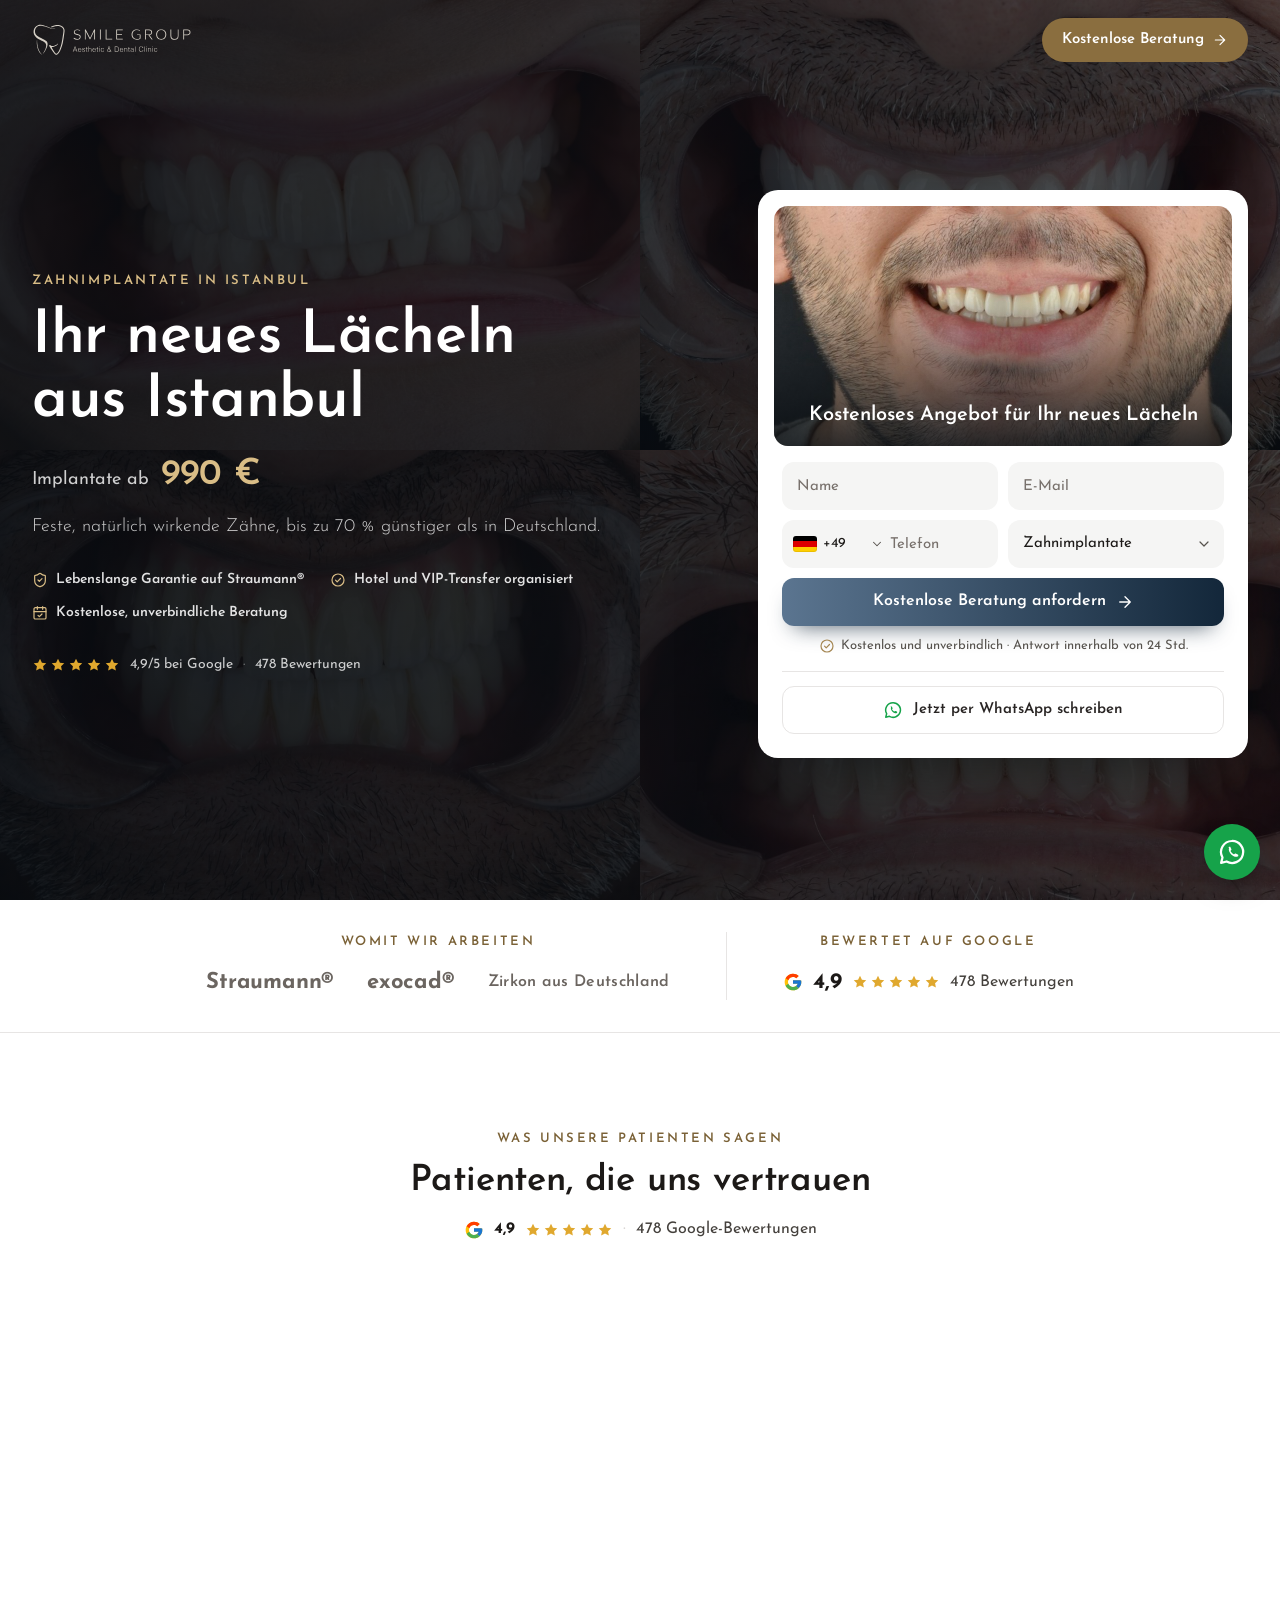
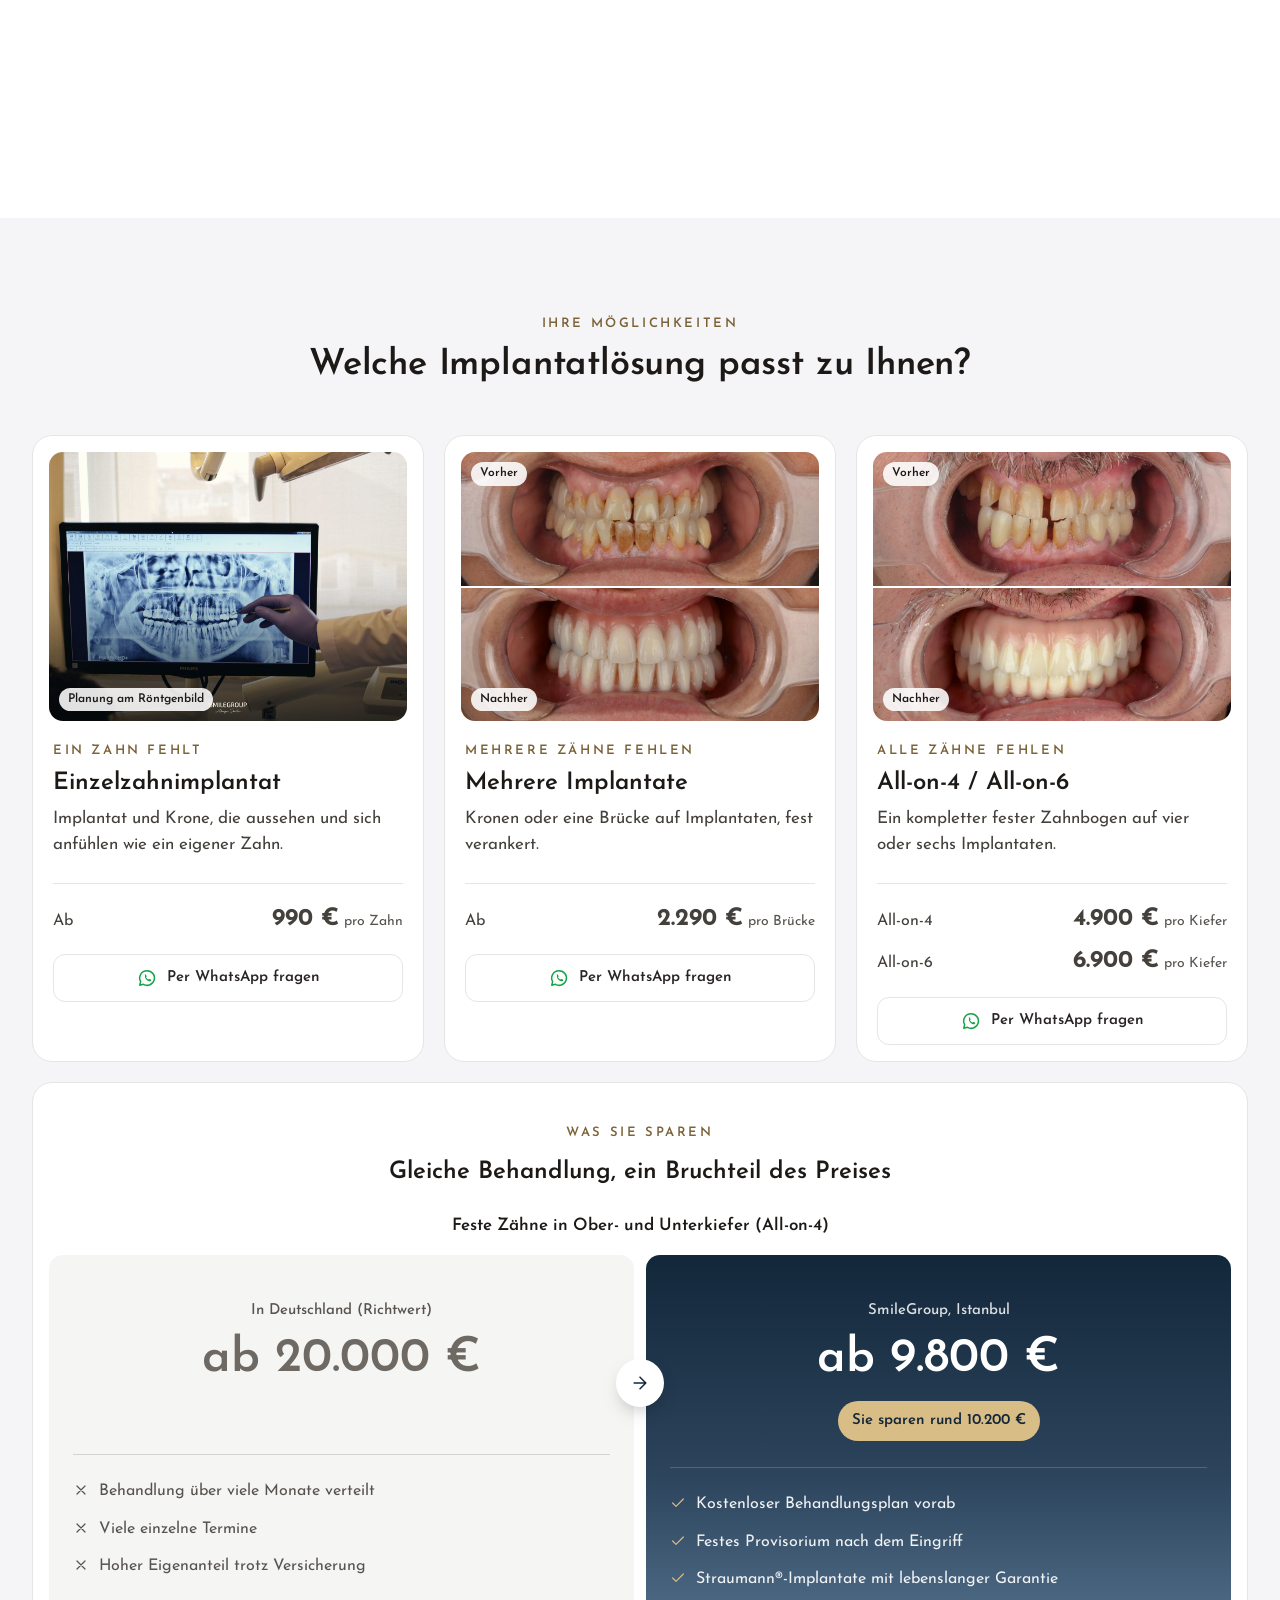
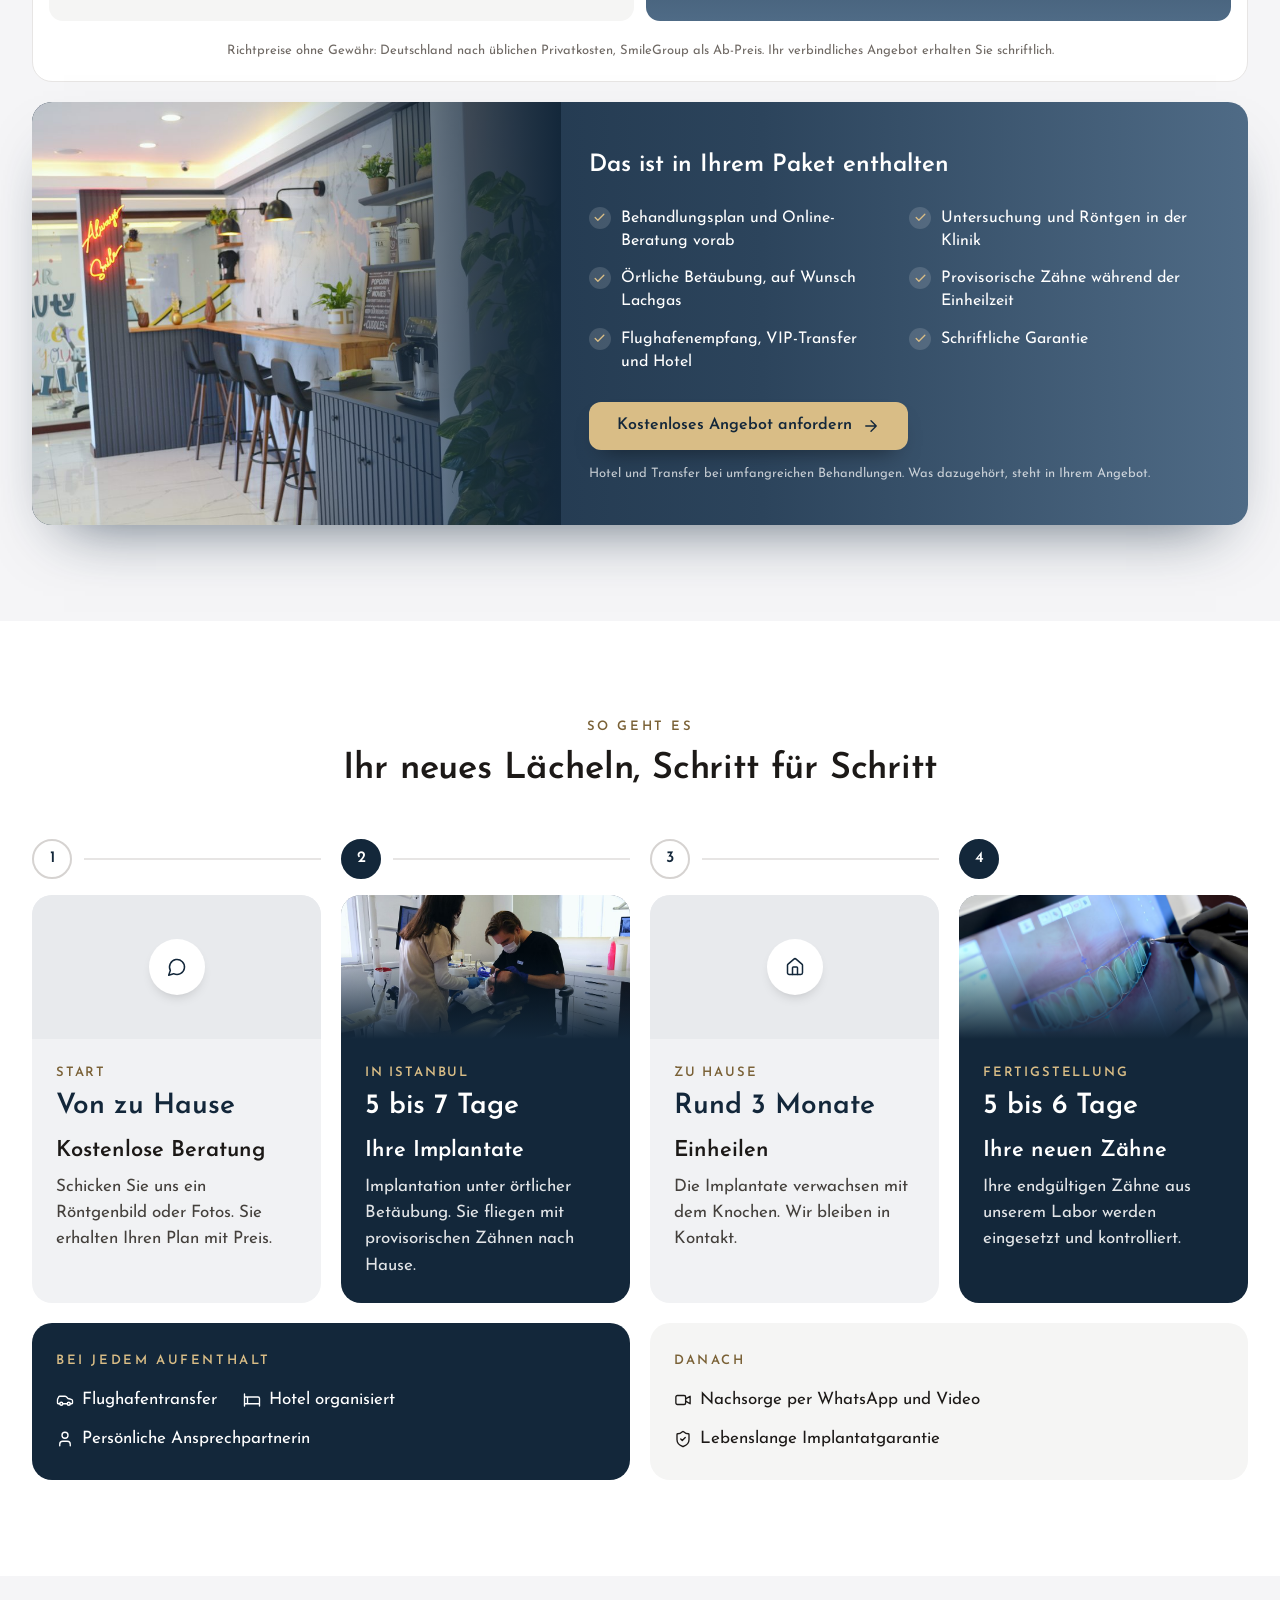
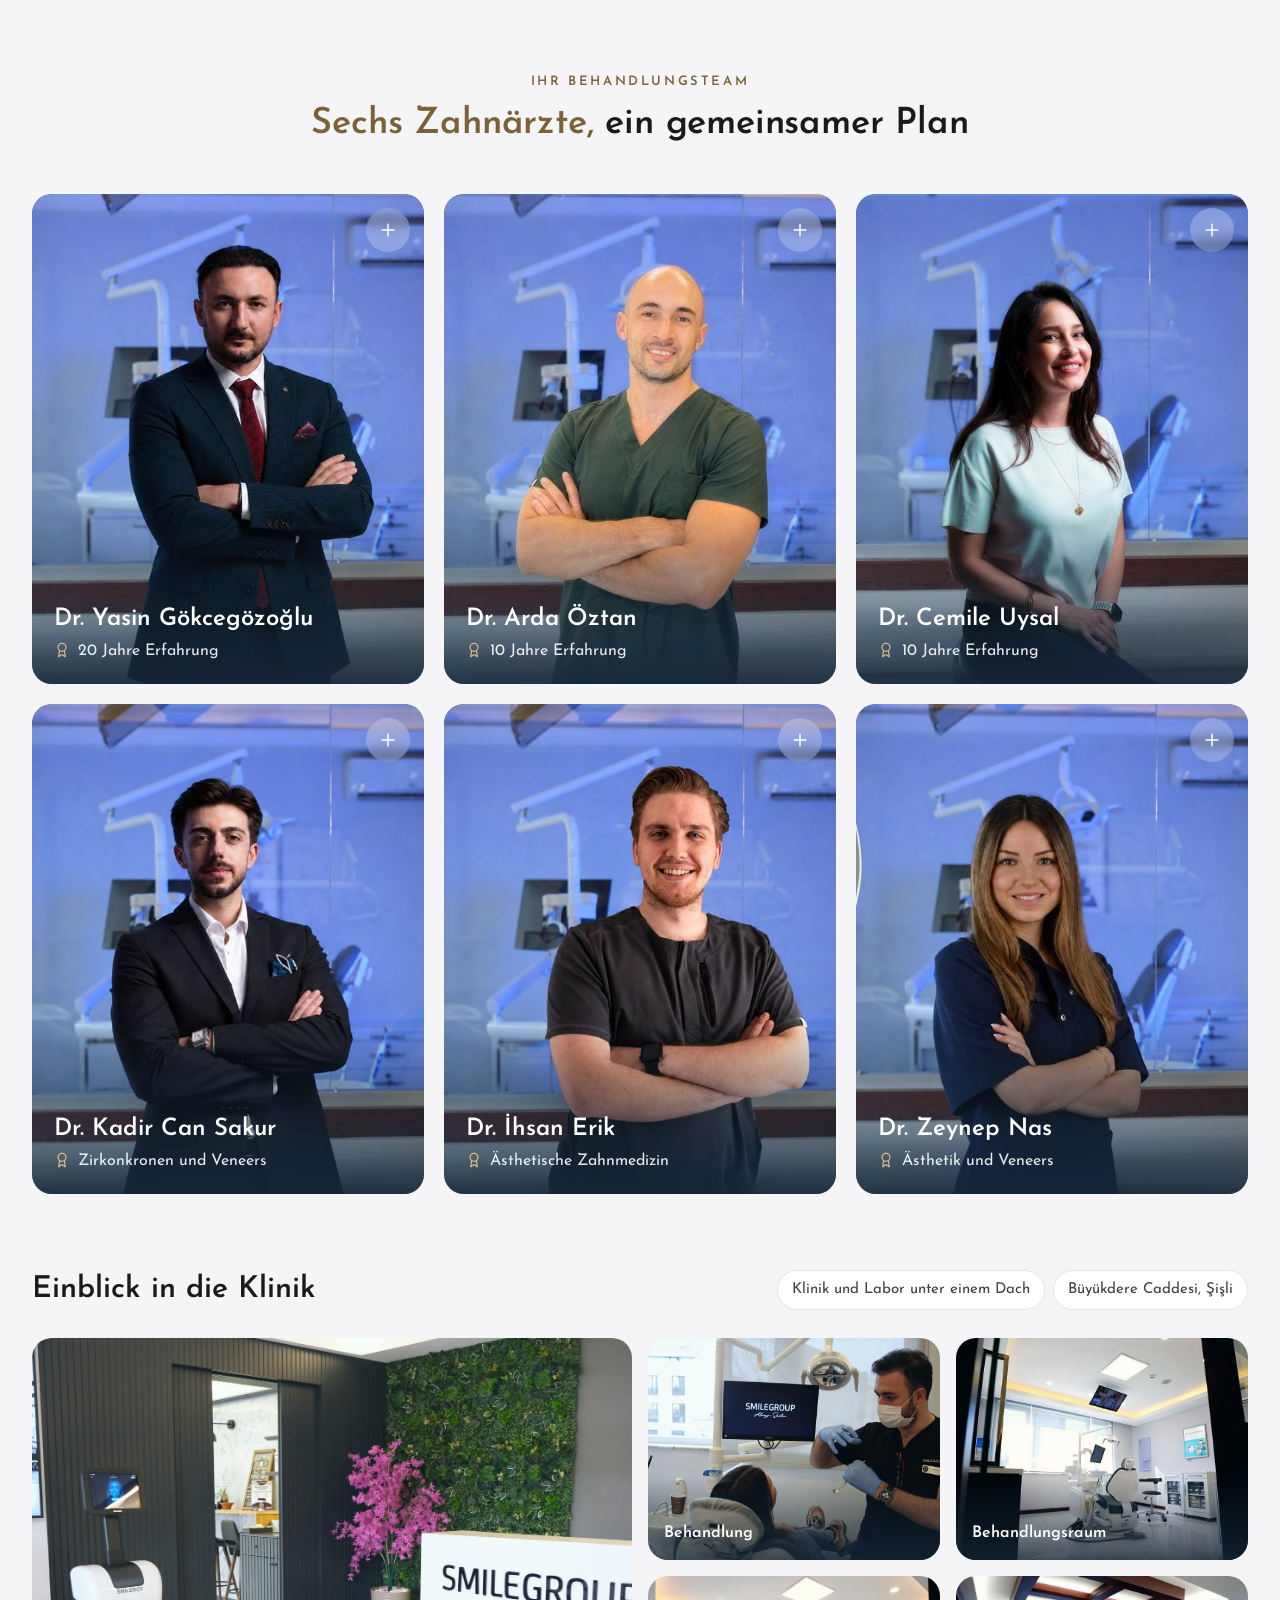
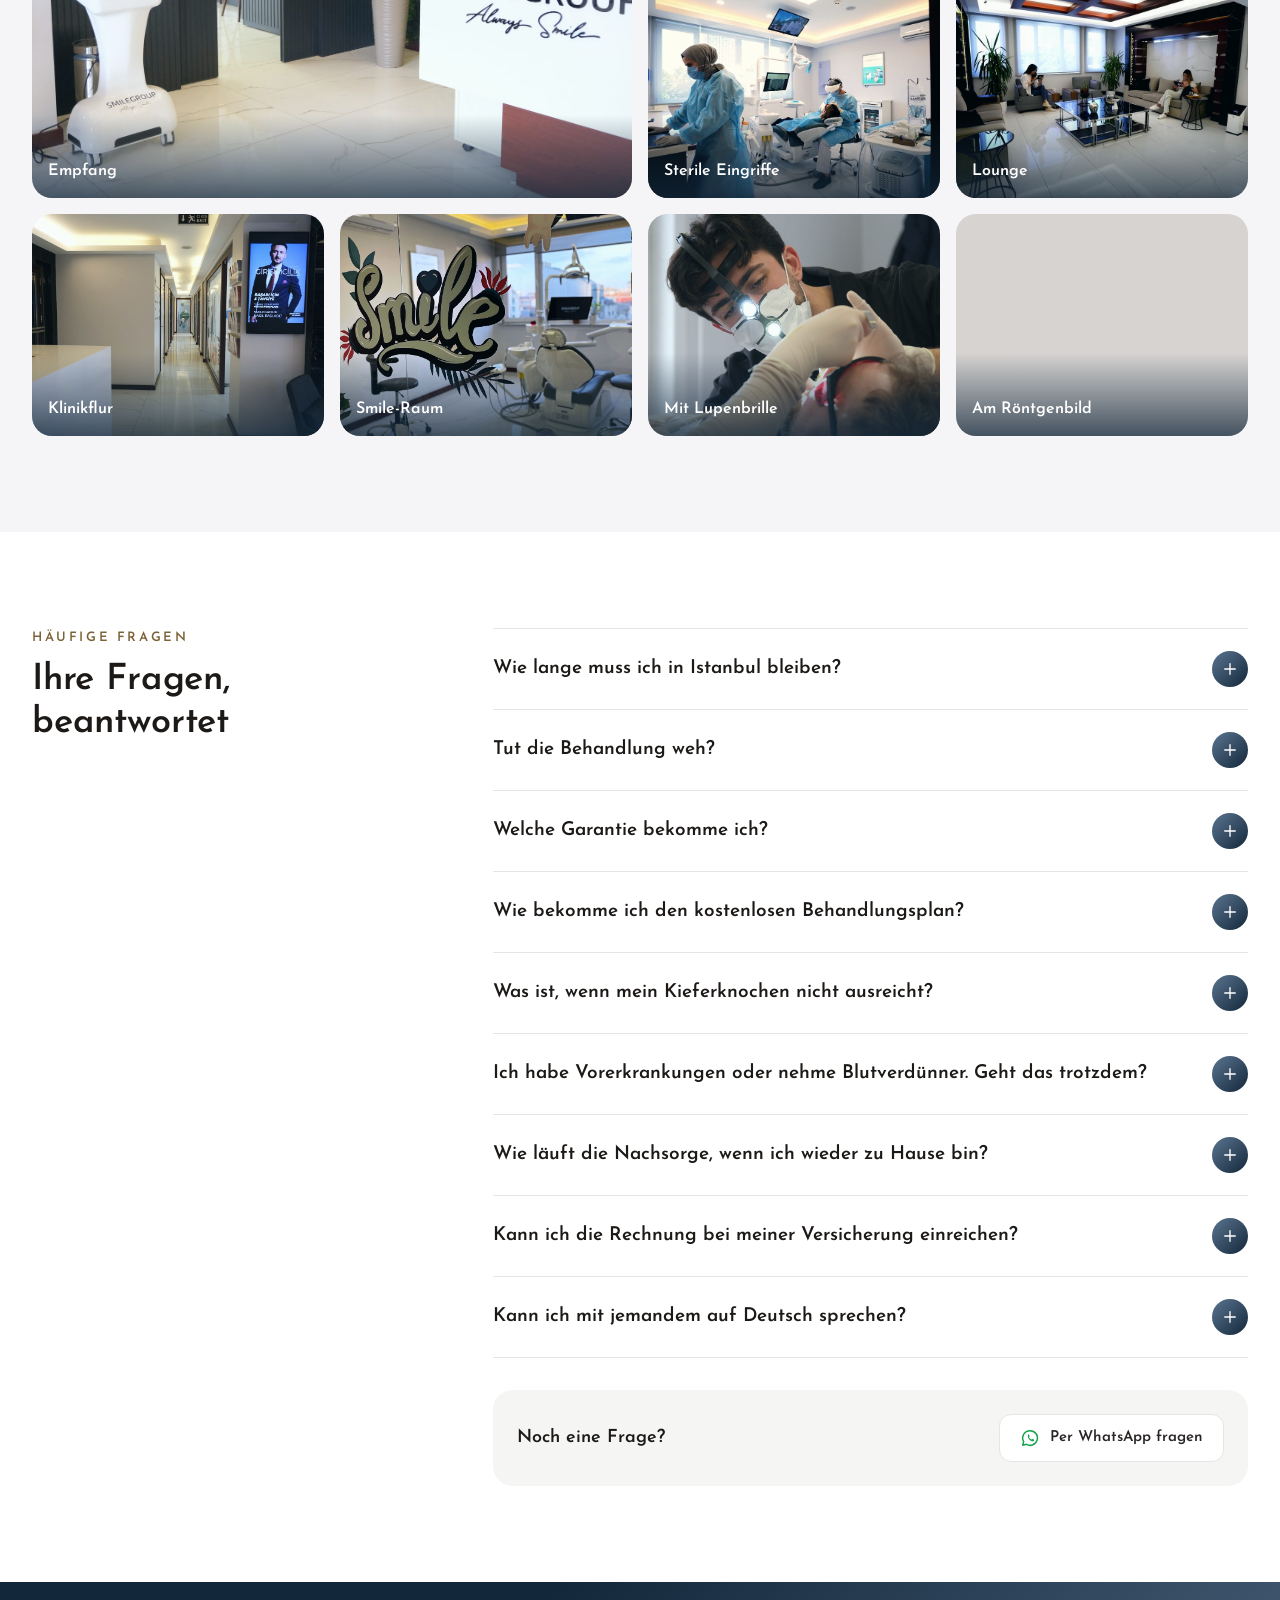
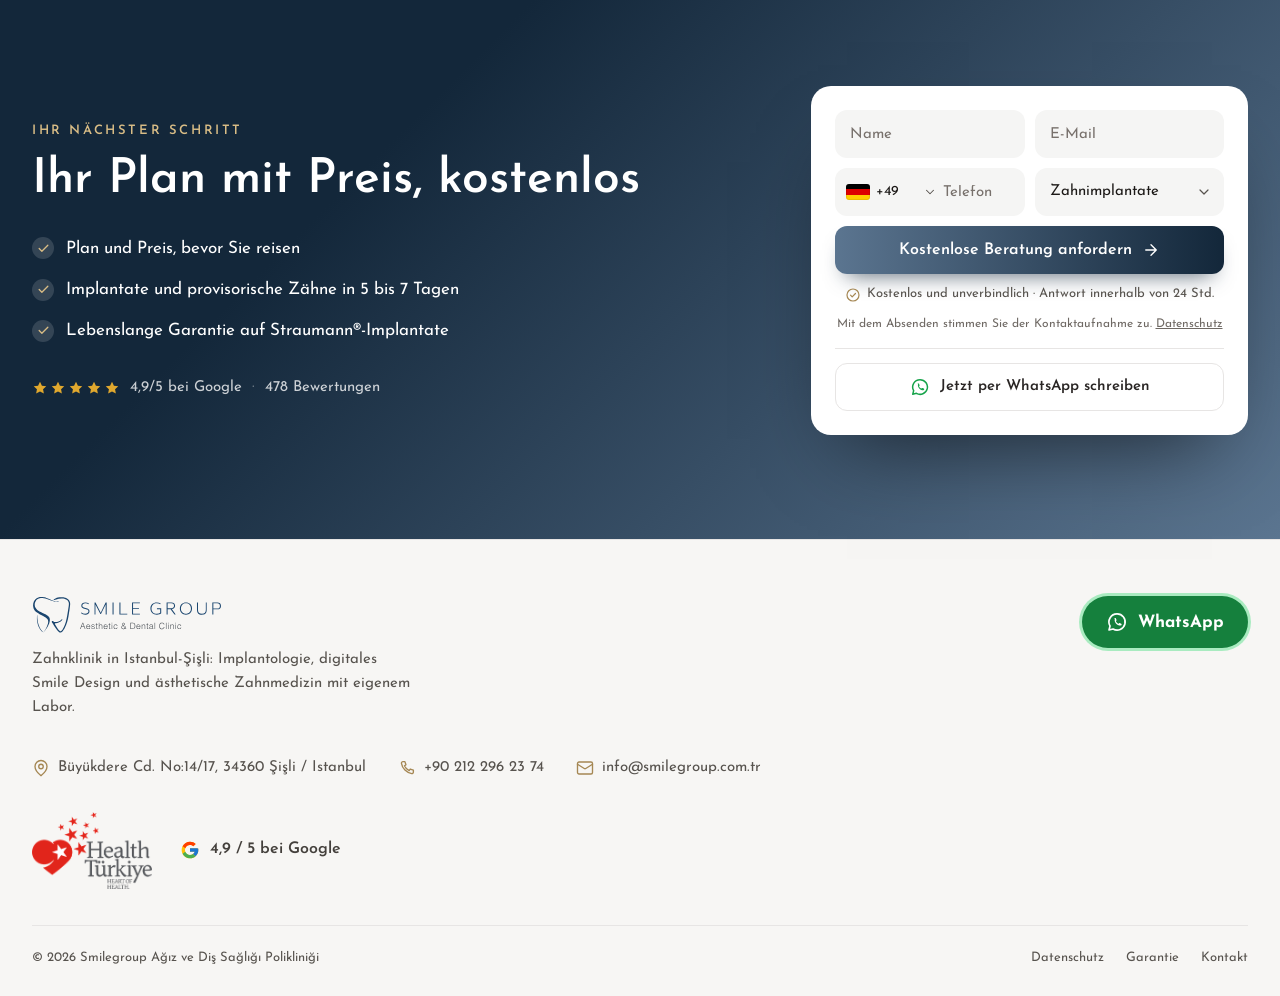
<file: demo-6/index.html>
<!doctype html>
<html lang="de">
<head>
<meta charset="utf-8">
<meta name="viewport" content="width=device-width, initial-scale=1">
<title>Zahnimplantate in Istanbul: Ihr neues Lächeln ab 990 € | SmileGroup</title>
<meta name="description" content="Zahnimplantate in der SmileGroup Zahnklinik Istanbul-Şişli: Straumann®-Implantate mit lebenslanger Garantie, bis zu 70 % günstiger als in Deutschland. Kostenloser Plan mit Preis in 24 Stunden.">
<meta name="robots" content="noindex, nofollow">
<meta name="color-scheme" content="light">
<link rel="icon" href="../demo/assets/img/favicon.svg" type="image/svg+xml">
<link rel="preconnect" href="https://fonts.googleapis.com">
<link rel="preconnect" href="https://fonts.gstatic.com" crossorigin>
<link rel="stylesheet" href="https://fonts.googleapis.com/css2?family=Josefin+Sans:wght@300;400;500;600;700&amp;display=swap">
<link rel="preload" as="image" href="../demo/assets/img/vn-p2-nachher.jpg">
<!-- Demo 6 "Klar": Saphiredent lpdnt sayfasının düzeni, SmileGroup içeriğiyle (8 Kas 2026).
     Yalnız kliniğin gerçek fotoğrafları; yapay zekâ görseli yok. Saphiredent'in metni ve görseli kullanılmadı.
     Fiyatlar örnek (AYAR.fiyat), Demo 1 ve Demo 4 ile aynı. Ortak görseller ../demo ve ../demo-4 altından gelir. -->
<style>
:root{
  --nacht:#13273A; --navy:#2C445C; --stahl:#5B7590;
  --gold:#A58753; --gold-hell:#D9BD86; --gold-dunkel:#7A6136; --gold-knopf:#8A6E3F;
  --grau:#F5F5F7; --stein:#F7F6F4; --feld:#F5F5F4; --linie:#E7E5E4;
  --text:#1C1917; --text-2:#44403C; --leise:#57534E; --leise-2:#6F6964;
  --gruen:#16A34A; --gruen-dunkel:#15803D; --stern:#E0A82E; --fehler:#B42318;
  --r:20px; --r-k:12px;
  --schrift:'Josefin Sans','Helvetica Neue',Helvetica,Arial,sans-serif;
}
*,*::before,*::after{box-sizing:border-box}
[hidden]{display:none!important}
html{-webkit-text-size-adjust:100%;scroll-padding-top:96px}
@media (prefers-reduced-motion:no-preference){html{scroll-behavior:smooth}}
body{margin:0;background:#fff;color:var(--text);font:400 1rem/1.6 var(--schrift);overflow-wrap:break-word;-webkit-font-smoothing:antialiased}
img,video{display:block;max-width:100%;height:auto}
a{color:inherit}
h1,h2,h3,h4,p,figure,blockquote{margin:0}
h1,h2,h3{-webkit-hyphens:auto;hyphens:auto}
ul{margin:0;padding:0;list-style:none}
button,input,select{font:inherit}
.wrap{width:min(100% - 32px,1232px);margin-inline:auto}
@media (min-width:768px){.wrap{width:min(100% - 64px,1232px)}}
.ico{width:20px;height:20px;flex:none;fill:none;stroke:currentColor;stroke-width:1.8;stroke-linecap:round;stroke-linejoin:round}
.ico--voll{fill:currentColor;stroke:none}
.sr{position:absolute;width:1px;height:1px;overflow:hidden;clip:rect(0 0 0 0);white-space:nowrap}
.sprung{position:absolute;left:16px;top:-80px;z-index:60;background:var(--nacht);color:#fff;padding:10px 16px;border-radius:8px}
.sprung:focus{top:12px}
:focus-visible{outline:2px solid var(--stahl);outline-offset:3px}
.augenbraue{font-size:.8125rem;font-weight:600;letter-spacing:.2em;text-transform:uppercase;color:var(--gold-dunkel)}
.titel{margin-top:10px;font-size:clamp(1.75rem,1.3rem + 1.4vw,2.25rem);font-weight:600;line-height:1.2;letter-spacing:-.005em}
.titel .gold{color:var(--gold-dunkel)}
.kopf-mitte{max-width:46rem;margin:0 auto clamp(32px,4vw,48px);text-align:center}
.sterne{display:inline-flex;gap:2px;color:var(--stern)}
.sterne .ico{width:16px;height:16px}
.g{width:20px;height:20px;flex:none}

/* Düğmeler */
.knopf-verlauf{display:flex;align-items:center;justify-content:center;gap:10px;width:100%;min-height:48px;padding:8px 20px;border:0;border-radius:var(--r-k);background:linear-gradient(90deg,var(--stahl),var(--nacht));color:#fff;font-weight:600;font-size:1rem;cursor:pointer;box-shadow:0 12px 22px -12px rgba(19,39,58,.75);transition:filter .2s}
.knopf-verlauf:hover{filter:brightness(1.12)}
.knopf-verlauf .ico{width:18px;height:18px}
.knopf-rand{display:flex;align-items:center;justify-content:center;gap:10px;width:100%;min-height:48px;padding:8px 16px;border:1px solid var(--linie);border-radius:var(--r-k);background:#fff;color:#292524;font-weight:600;font-size:.9375rem;text-decoration:none;transition:border-color .2s}
.knopf-rand:hover{border-color:#A8A29E}
.knopf-rand .ico{color:var(--gruen)}
.knopf-gold{display:inline-flex;align-items:center;gap:10px;min-height:48px;padding:8px 28px;border-radius:var(--r-k);background:var(--gold-hell);color:var(--nacht);font-weight:600;text-decoration:none;box-shadow:0 12px 24px -14px rgba(0,0,0,.6);transition:filter .2s}
.knopf-gold:hover{filter:brightness(1.05)}
.knopf-gold .ico{width:18px;height:18px}

/* Başlık */
.kopf{position:fixed;inset:0 0 auto 0;z-index:40;transition:background-color .3s,box-shadow .3s}
.kopf__innen{display:flex;align-items:center;justify-content:space-between;gap:12px;min-height:80px}
.kopf__logo{position:relative;display:block;width:160px;height:32px;flex:none}
.kopf__logo img{position:absolute;inset:0;width:100%;height:100%;object-fit:contain;object-position:left center;transition:opacity .3s}
.kopf__logo .dunkel{opacity:0}
.kopf__cta{display:inline-flex;align-items:center;gap:8px;min-height:44px;padding:4px 20px;border-radius:999px;background:var(--gold-knopf);color:#fff;font-weight:600;font-size:.9375rem;text-decoration:none;transition:background-color .2s}
.kopf__cta:hover{background:#715A33}
.kopf__cta .ico{width:16px;height:16px}
.kopf.fest{background:#fff;box-shadow:0 1px 0 var(--linie)}
.kopf.fest .hell{opacity:0}
.kopf.fest .dunkel{opacity:1}
@media (max-width:479px){.kopf__logo{width:128px}.kopf__cta{padding:4px 14px;font-size:.875rem}.kopf__cta .lang{display:none}}
@media (min-width:480px){.kopf__cta .kurz{display:none}}

/* Giriş */
.held{position:relative;isolation:isolate;overflow:hidden;min-height:min(940px,100vh);padding:190px 0 110px;background:#0C1219;color:#fff}
.held__kacheln{position:absolute;inset:0;z-index:-2;display:grid;grid-template-columns:1fr 1fr;grid-template-rows:1fr 1fr}
.held__kacheln img{width:100%;height:100%;object-fit:cover;opacity:.75}
.held::before{content:"";position:absolute;inset:0;z-index:-1;background:linear-gradient(90deg,rgba(8,12,17,.86) 0%,rgba(8,12,17,.74) 55%,rgba(8,12,17,.56) 100%)}
.held__raster{display:grid;grid-template-columns:minmax(0,1fr) minmax(0,490px);gap:48px 72px;align-items:center}
.held .augenbraue{color:var(--gold-hell)}
.held h1{margin-top:14px;font-size:clamp(2.375rem,1.4rem + 3vw,3.75rem);font-weight:600;line-height:1.06;letter-spacing:-.005em}
.held__preis{display:flex;flex-wrap:wrap;align-items:baseline;gap:4px 12px;margin-top:24px;color:rgba(255,255,255,.8);font-size:1.125rem}
.held__preis b{color:var(--gold-hell);font-size:2.25rem;font-weight:600;line-height:1}
.held__unter{max-width:36rem;margin-top:18px;color:rgba(255,255,255,.8);font-size:1.125rem;font-weight:300;line-height:1.55}
.held__punkte{display:flex;flex-wrap:wrap;gap:10px 26px;margin-top:28px;color:rgba(255,255,255,.88);font-size:.875rem;font-weight:600}
.held__punkte li{display:inline-flex;align-items:center;gap:8px}
.held__punkte .ico{width:16px;height:16px;color:var(--gold-hell)}
.bewertungszeile{display:flex;flex-wrap:wrap;align-items:center;gap:6px 10px;margin-top:30px;color:rgba(255,255,255,.78);font-size:.875rem}
.bewertungszeile .punkt{color:rgba(255,255,255,.4)}

.formkarte{background:#fff;border-radius:var(--r);padding:16px;color:var(--text);box-shadow:0 40px 80px -36px rgba(0,0,0,.6)}
.formkarte__bild{position:relative;border-radius:14px;overflow:hidden;aspect-ratio:458/240;background:#2A2522}
.formkarte__bild img{width:100%;height:100%;object-fit:cover}
.formkarte__bild::after{content:"";position:absolute;inset:0;background:linear-gradient(rgba(10,15,20,0) 35%,rgba(10,15,20,.82))}
.formkarte__bild h2{position:absolute;left:16px;right:16px;bottom:18px;z-index:1;color:#fff;font-size:1.25rem;font-weight:600;line-height:1.3;text-align:center}
.formular{display:grid;grid-template-columns:minmax(0,1fr) minmax(0,1fr);gap:10px;padding:16px 8px 8px}
.formkarte--ohne .formular{padding:8px}
.feld{position:relative;min-width:0}
.feld > input,.feld > select{width:100%;height:48px;padding:0 14px;border:1px solid transparent;border-radius:var(--r-k);background:var(--feld);color:var(--text);font-size:.9375rem}
.feld > select{-webkit-appearance:none;appearance:none;padding-right:36px;cursor:pointer}
.feld > .ico{position:absolute;right:12px;top:50%;width:16px;height:16px;margin-top:-8px;color:var(--leise);pointer-events:none}
.feld > input:focus,.feld > select:focus{outline:none;border-color:var(--stahl);background:#fff;box-shadow:0 0 0 3px rgba(91,117,144,.2)}
.feld input::placeholder{color:#78716C}
.feld--tel{display:flex;align-items:center;min-height:48px;padding-left:6px;border:1px solid transparent;border-radius:var(--r-k);background:var(--feld)}
.feld--tel:focus-within{border-color:var(--stahl);background:#fff;box-shadow:0 0 0 3px rgba(91,117,144,.2)}
.feld--tel input{flex:1 1 auto;width:100%;min-width:0;height:46px;padding:0 10px 0 4px;border:0;background:transparent;color:var(--text);font-size:.9375rem;outline:none}
.land{position:relative;flex:none;display:inline-flex;align-items:center}
.land select{-webkit-appearance:none;appearance:none;height:44px;padding:0 18px 0 34px;border:0;background:transparent;color:var(--text);font-size:.875rem;cursor:pointer;outline:none}
.land .ico{position:absolute;right:2px;top:50%;width:14px;height:14px;margin-top:-7px;color:var(--leise);pointer-events:none}
.flagge{position:absolute;left:4px;top:50%;width:24px;height:16px;margin-top:-8px;border-radius:3px;box-shadow:inset 0 0 0 1px rgba(0,0,0,.08);background:#D6D3D1;pointer-events:none}
.flagge[data-f="de"]{background:linear-gradient(#000 0 33.3%,#DD0000 33.3% 66.6%,#FFCE00 66.6%)}
.flagge[data-f="at"]{background:linear-gradient(#C8102E 0 33.3%,#fff 33.3% 66.6%,#C8102E 66.6%)}
.flagge[data-f="ch"]{background:linear-gradient(#fff,#fff) center/14% 56% no-repeat,linear-gradient(#fff,#fff) center/40% 22% no-repeat,#DA291C}
.flagge[data-f="nl"]{background:linear-gradient(#AE1C28 0 33.3%,#fff 33.3% 66.6%,#21468B 66.6%)}
.flagge[data-f="be"]{background:linear-gradient(90deg,#000 0 33.3%,#FDDA24 33.3% 66.6%,#EF3340 66.6%)}
.feld--fehler > input,.feld--tel.feld--fehler{border-color:var(--fehler)}
.formular__fehler{grid-column:1/-1;color:var(--fehler);font-size:.875rem;font-weight:600;text-align:center}
.formular .knopf-verlauf,.formular .knopf-rand,.formular__notiz,.formular__trenner,.formular__recht{grid-column:1/-1}
.formular__notiz{display:flex;align-items:center;justify-content:center;gap:6px;color:var(--leise);font-size:.8125rem;text-align:center}
.formular__notiz .ico{width:16px;height:16px;color:var(--gold)}
.formular__trenner{height:1px;margin:4px 0;background:var(--linie)}
.formular__recht{color:var(--leise-2);font-size:.75rem;text-align:center}
.danke{display:grid;justify-items:center;gap:10px;padding:20px 12px 12px;text-align:center}
.danke__haken{width:52px;height:52px;display:grid;place-items:center;border-radius:50%;background:linear-gradient(135deg,var(--stahl),var(--nacht));color:#fff}
.danke h3{font-size:1.375rem;font-weight:600}
.danke p{color:var(--leise)}

/* Güven şeridi */
.leiste{border-bottom:1px solid var(--linie);padding:32px 0;background:#fff}
.leiste__innen{display:flex;flex-wrap:wrap;align-items:center;justify-content:center;gap:24px 56px}
.leiste__gruppe{display:grid;justify-items:center;gap:12px;text-align:center}
.leiste__marken{display:flex;flex-wrap:wrap;align-items:center;justify-content:center;gap:10px 34px}
.wortmarke{color:#6B6560;font-size:1.375rem;font-weight:700;letter-spacing:-.01em;white-space:nowrap}
.wortmarke--klein{font-size:1rem;font-weight:600;letter-spacing:.02em}
.leiste__trenner{width:1px;align-self:stretch;background:var(--linie)}
.leiste__google{display:inline-flex;align-items:center;gap:10px;color:var(--text-2);font-size:1rem}
.leiste__google b{font-size:1.375rem;color:var(--text)}

/* Güven: kayan şeritler */
.vertrauen{overflow:hidden;padding:clamp(64px,8vw,96px) 0;background:#fff;text-align:center}
.bewertung-kurz{display:inline-flex;flex-wrap:wrap;align-items:center;justify-content:center;gap:6px 10px;margin-top:14px;color:var(--text-2)}
.bewertung-kurz b{color:var(--text)}
.bewertung-kurz .punkt{color:#D6D3D1}
.laufband{margin-top:44px;-webkit-mask-image:linear-gradient(90deg,transparent,#000 6%,#000 94%,transparent);mask-image:linear-gradient(90deg,transparent,#000 6%,#000 94%,transparent)}
.laufband + .laufband{margin-top:14px}
.laufband__spur{display:flex;width:max-content;animation:lauf var(--dauer,70s) linear infinite}
.laufband__spur > *{margin-right:14px}
.laufband--rueck .laufband__spur{animation-direction:reverse}
.laufband:hover .laufband__spur,.laufband:focus-within .laufband__spur{animation-play-state:paused}
@keyframes lauf{to{transform:translateX(-50%)}}
.paar{position:relative;flex:none;width:540px;border-radius:var(--r);overflow:hidden;background:#111}
.paar__bilder{display:grid;grid-template-columns:1fr 1fr;gap:3px}
.paar__bild{position:relative}
.paar img{width:100%;aspect-ratio:4/3;object-fit:cover}
.paar__bild span{position:absolute;left:10px;top:10px;padding:3px 10px;border-radius:999px;background:rgba(255,255,255,.88);color:var(--text);font-size:.75rem;font-weight:600}
.paar figcaption{position:absolute;left:50%;bottom:12px;transform:translateX(-50%);padding:5px 14px;border-radius:999px;background:rgba(255,255,255,.92);color:var(--text);font-size:.8125rem;font-weight:600;white-space:nowrap}
.stimme{flex:none;display:flex;flex-direction:column;width:440px;padding:24px 22px 20px;border-radius:var(--r);background:var(--feld);text-align:left}
.stimme .sterne .ico{width:18px;height:18px}
.stimme blockquote{margin-top:12px;color:var(--text-2);font-size:1rem;line-height:1.6}
.stimme figcaption{display:flex;align-items:center;justify-content:space-between;gap:10px;margin-top:auto;padding-top:14px;font-size:.875rem;color:var(--leise-2)}
.stimme figcaption b{color:var(--text)}

/* Seçenekler */
.optionen{padding:clamp(64px,8vw,96px) 0;background:var(--grau)}
.optionen__raster{display:grid;grid-template-columns:repeat(3,minmax(0,1fr));gap:20px}
.option{display:flex;flex-direction:column;padding:16px;border:1px solid var(--linie);border-radius:var(--r);background:#fff}
.option__bild{position:relative;display:grid;gap:2px;border-radius:14px;overflow:hidden;background:#fff}
.option__bild img{width:100%;aspect-ratio:365/136;object-fit:cover}
.option__bild--eins img{aspect-ratio:365/274}
.option__bild span{position:absolute;left:10px;padding:2px 9px;border-radius:999px;background:rgba(255,255,255,.88);color:var(--text);font-size:.75rem;font-weight:600}
.option__text{display:flex;flex-direction:column;flex:1;padding:20px 4px 0}
.option h3{margin-top:6px;font-size:1.5rem;font-weight:600;line-height:1.25}
.option__text > p:not(.augenbraue){margin-top:8px;color:var(--text-2);font-size:1.0625rem;line-height:1.55}
.option__preise{display:grid;gap:4px;margin-top:auto;padding-top:16px;border-top:1px solid var(--linie)}
.option__preise:first-child{margin-top:0}
.option__text p + .option__preise{margin-top:24px}
.preiszeile{display:flex;flex-wrap:wrap;align-items:baseline;justify-content:space-between;gap:2px 10px}
.preiszeile span{color:var(--text-2)}
.preiszeile b{font-size:1.5rem;font-weight:700}
.preiszeile small{color:var(--leise);font-size:.875rem;font-weight:400}
.option .knopf-rand{margin-top:16px}

.vergleich{margin-top:20px;padding:40px 16px 20px;border:1px solid var(--linie);border-radius:var(--r);background:#fff;text-align:center}
.vergleich h3{margin-top:10px;font-size:clamp(1.375rem,1.2rem + .6vw,1.5rem);font-weight:600}
.vergleich h4{margin:20px 0 16px;font-size:1.0625rem;font-weight:600}
.vergleich__paneele{position:relative;display:grid;grid-template-columns:1fr 1fr;gap:12px;text-align:left}
.paneel{display:flex;flex-direction:column;padding:44px 24px 28px;border-radius:14px}
.paneel--de{background:var(--feld)}
.paneel--sg{background:linear-gradient(#13273A 0%,#2C445C 60%,#4F6B86 100%);color:#fff}
.paneel__kopf{min-height:156px;padding-bottom:26px;border-bottom:1px solid rgba(120,113,108,.25);text-align:center}
.paneel--sg .paneel__kopf{border-bottom-color:rgba(255,255,255,.18)}
.paneel__ort{font-size:.9375rem;font-weight:500;color:var(--leise)}
.paneel--sg .paneel__ort{color:rgba(255,255,255,.85)}
.paneel__preis{margin-top:12px;font-size:clamp(2.25rem,1.5rem + 2.2vw,3rem);font-weight:600;line-height:1;color:var(--leise-2)}
.paneel--sg .paneel__preis{color:#fff}
.sparen{display:inline-block;margin-top:18px;padding:8px 14px;border-radius:999px;background:var(--gold-hell);color:var(--nacht);font-size:.9375rem;font-weight:600}
.paneel ul{display:grid;gap:12px;margin-top:24px}
.paneel li{display:flex;align-items:flex-start;gap:10px;color:var(--leise);font-size:1rem}
.paneel--sg li{color:rgba(255,255,255,.92)}
.paneel li .ico{width:16px;height:16px;margin-top:3px}
.paneel--sg li .ico{color:var(--gold-hell)}
.vergleich__pfeil{position:absolute;left:50%;top:104px;z-index:1;width:48px;height:48px;margin-left:-24px;display:grid;place-items:center;border-radius:50%;background:#fff;color:var(--nacht);box-shadow:0 8px 20px -8px rgba(0,0,0,.35)}
.vergleich__fuss{margin-top:20px;color:var(--leise-2);font-size:.8125rem}

.paket{display:grid;grid-template-columns:minmax(0,1fr) minmax(0,1.3fr);margin-top:20px;border-radius:var(--r);overflow:hidden;background:linear-gradient(90deg,#13273A 0%,#2C445C 60%,#4F6B86 100%);color:#fff;box-shadow:0 30px 60px -32px rgba(19,39,58,.7)}
.paket__bild{position:relative;min-height:320px}
.paket__bild img{position:absolute;inset:0;width:100%;height:100%;object-fit:cover}
.paket__bild::after{content:"";position:absolute;inset:0;background:linear-gradient(90deg,rgba(19,39,58,0) 45%,#13273A)}
.paket__text{padding:44px 44px 40px 28px}
.paket h3{font-size:1.5rem;font-weight:600}
.paket ul{display:grid;grid-template-columns:1fr 1fr;gap:14px 26px;margin-top:22px}
.paket li{display:flex;align-items:flex-start;gap:10px;line-height:1.45}
.haken-kreis{width:22px;height:22px;flex:none;display:grid;place-items:center;border-radius:50%;background:rgba(255,255,255,.14)}
.haken-kreis .ico{width:13px;height:13px;color:var(--gold-hell);stroke-width:2.4}
.paket .knopf-gold{margin-top:28px}
.paket__fuss{margin-top:14px;color:rgba(255,255,255,.72);font-size:.8125rem}

/* Adımlar */
.schritte{padding:clamp(64px,8vw,96px) 0;background:#fff}
.schritte__raster{display:grid;grid-template-columns:repeat(4,minmax(0,1fr));gap:20px}
.schritt{display:flex;flex-direction:column}
.schritt__nummer{display:flex;align-items:center;gap:12px;margin-bottom:16px}
.schritt__nummer span{width:40px;height:40px;flex:none;display:grid;place-items:center;border:2px solid #D6D3D1;border-radius:50%;background:#fff;color:var(--nacht);font-weight:600}
.schritt--dunkel .schritt__nummer span{border-color:var(--nacht);background:var(--nacht);color:#fff}
.schritt__nummer::after{content:"";flex:1;height:2px;background:var(--linie)}
.schritt:last-child .schritt__nummer::after{display:none}
.schritt__karte{display:flex;flex:1;flex-direction:column;border-radius:var(--r);overflow:hidden;background:#F1F2F4}
.schritt--dunkel .schritt__karte{background:var(--nacht);color:#fff}
.schritt__kopf{position:relative;height:144px;display:grid;place-items:center;background:#E8EAED}
.schritt__kopf .kreis{width:56px;height:56px;display:grid;place-items:center;border-radius:50%;background:#fff;color:var(--nacht);box-shadow:0 6px 14px -8px rgba(0,0,0,.3)}
.schritt__kopf img{position:absolute;inset:0;width:100%;height:100%;object-fit:cover}
.schritt__kopf.foto::after{content:"";position:absolute;inset:0;background:linear-gradient(rgba(19,39,58,0) 40%,#13273A)}
.schritt__text{padding:24px}
.schritt__ort{color:var(--gold-dunkel);font-size:.8125rem;font-weight:600;letter-spacing:.14em;text-transform:uppercase}
.schritt--dunkel .schritt__ort{color:var(--gold-hell)}
.schritt__dauer{margin-top:6px;color:var(--nacht);font-size:1.75rem;font-weight:600;line-height:1.2}
.schritt--dunkel .schritt__dauer{color:#fff}
.schritt h3{margin-top:14px;font-size:1.375rem;font-weight:600;line-height:1.3}
.schritt__text > p:not(.schritt__ort):not(.schritt__dauer){margin-top:8px;color:var(--text-2);font-size:1.0625rem;line-height:1.55}
.schritt--dunkel .schritt__text > p:not(.schritt__ort):not(.schritt__dauer){color:rgba(255,255,255,.88)}
.balken{display:grid;grid-template-columns:1fr 1fr;gap:20px;margin-top:20px}
.balken > div{padding:28px 24px;border-radius:var(--r)}
.balken__dunkel{background:var(--nacht);color:#fff}
.balken__hell{background:var(--feld)}
.balken .augenbraue{display:block}
.balken__dunkel .augenbraue{color:var(--gold-hell)}
.balken ul{display:flex;flex-wrap:wrap;gap:12px 26px;margin-top:14px;font-size:1.0625rem}
.balken li{display:inline-flex;align-items:center;gap:8px}
.balken li .ico{width:18px;height:18px}

/* Ekip ve klinik */
.team{padding:clamp(64px,8vw,96px) 0;background:var(--grau)}
.aerzte{display:grid;grid-template-columns:repeat(3,minmax(0,1fr));gap:20px}
.arzt{position:relative;aspect-ratio:4/5;border-radius:var(--r);overflow:hidden;background:linear-gradient(var(--stahl),var(--navy))}
.arzt img{position:absolute;inset:0;width:100%;height:100%;object-fit:cover;object-position:50% 16%}
.arzt__info{position:absolute;inset:auto 0 0 0;padding:96px 22px 22px;background:linear-gradient(rgba(19,39,58,0),rgba(19,39,58,.93));color:#fff}
.arzt__name{font-size:1.5rem;font-weight:600;line-height:1.25}
.arzt__zeile{display:flex;align-items:flex-start;gap:8px;margin-top:6px;color:rgba(255,255,255,.9);line-height:1.4}
.arzt__zeile .ico{width:16px;height:16px;margin-top:2px;color:var(--gold-hell)}
.arzt__plus{position:absolute;top:14px;right:14px;z-index:3;width:44px;height:44px;display:grid;place-items:center;border:0;border-radius:50%;background:rgba(255,255,255,.24);color:#fff;cursor:pointer;-webkit-backdrop-filter:blur(6px);backdrop-filter:blur(6px);transition:background-color .2s}
.arzt__plus:hover{background:rgba(255,255,255,.36)}
.arzt__plus .ico{transition:transform .25s}
.arzt.offen .arzt__plus .ico{transform:rotate(45deg)}
.arzt__details{position:absolute;inset:0;z-index:2;display:flex;flex-direction:column;justify-content:flex-end;gap:10px;padding:24px;background:rgba(19,39,58,.94);color:#fff;opacity:0;visibility:hidden;transition:opacity .3s,visibility .3s}
.arzt.offen .arzt__details{opacity:1;visibility:visible}
.arzt__details b{font-size:1.375rem;font-weight:600}
.arzt__details p{color:rgba(255,255,255,.88);line-height:1.5}
.arzt__details .klein{color:var(--gold-hell);font-size:.875rem;font-weight:600;letter-spacing:.12em;text-transform:uppercase}
.klinik__kopf{display:flex;flex-wrap:wrap;align-items:center;justify-content:space-between;gap:16px;margin:72px 0 24px}
.klinik__kopf h3{font-size:1.875rem;font-weight:600}
.pillen{display:flex;flex-wrap:wrap;gap:8px}
.pillen li{padding:7px 14px;border:1px solid var(--linie);border-radius:999px;background:#fff;color:var(--text-2);font-size:.9375rem}
.galerie{display:grid;grid-template-columns:repeat(4,minmax(0,1fr));grid-auto-rows:222px;gap:16px}
.galerie figure{position:relative;border-radius:var(--r);overflow:hidden;background:#D6D3D1}
.galerie figure:first-child{grid-column:span 2;grid-row:span 2}
.galerie img{width:100%;height:100%;object-fit:cover}
.galerie figcaption{position:absolute;inset:auto 0 0 0;padding:44px 16px 14px;background:linear-gradient(rgba(19,39,58,0),rgba(19,39,58,.75));color:#fff;font-weight:600}

/* SSS */
.fragen{padding:clamp(64px,8vw,96px) 0;background:#fff}
.fragen__raster{display:grid;grid-template-columns:minmax(0,1fr) minmax(0,1.9fr);gap:32px 64px;align-items:start}
.fragen__links{position:sticky;top:112px}
.fragen details{border-top:1px solid var(--linie)}
.fragen details:last-of-type{border-bottom:1px solid var(--linie)}
.fragen summary{display:flex;align-items:center;justify-content:space-between;gap:20px;padding:22px 0;cursor:pointer;list-style:none;font-size:1.1875rem;font-weight:600;line-height:1.35}
.fragen summary::-webkit-details-marker{display:none}
.plus{width:36px;height:36px;flex:none;display:grid;place-items:center;border-radius:50%;background:linear-gradient(135deg,var(--stahl),var(--nacht));color:#fff}
.plus .ico{width:18px;height:18px;transition:transform .25s}
.fragen details[open] .plus .ico{transform:rotate(45deg)}
.fragen details p{padding:0 56px 22px 0;color:var(--text-2);font-size:1.0625rem;line-height:1.65}
.frage-leiste{display:flex;flex-wrap:wrap;align-items:center;justify-content:space-between;gap:14px 20px;margin-top:32px;padding:24px;border-radius:var(--r);background:var(--feld)}
.frage-leiste p{font-size:1.125rem;font-weight:600}
.frage-leiste .knopf-rand{width:auto;padding:8px 20px}

/* Kapanış */
.abschluss{padding:clamp(72px,9vw,104px) 0;background:linear-gradient(135deg,#13273A 30%,#5B7590);color:#fff}
.abschluss__raster{display:grid;grid-template-columns:minmax(0,1fr) minmax(0,437px);gap:48px 72px;align-items:center}
.abschluss .augenbraue{color:var(--gold-hell)}
.abschluss h2{margin-top:12px;font-size:clamp(2rem,1.3rem + 2.2vw,3rem);font-weight:600;line-height:1.1}
.abschluss ul{display:grid;gap:14px;margin-top:28px}
.abschluss li{display:flex;align-items:center;gap:12px;font-size:1.0625rem}
.abschluss .bewertungszeile{margin-top:32px;font-size:.9375rem}

/* Alt bilgi */
.fuss{padding:56px 0 28px;border-top:1px solid var(--linie);background:var(--stein);color:var(--leise)}
.fuss__oben{display:flex;flex-wrap:wrap;align-items:flex-start;justify-content:space-between;gap:24px}
.fuss__logo{width:190px}
.fuss__text{max-width:24rem;margin-top:14px;font-size:.9375rem}
.knopf-wa{display:inline-flex;align-items:center;gap:10px;min-height:52px;padding:6px 24px;border-radius:999px;background:var(--gruen-dunkel);color:#fff;font-size:1.0625rem;font-weight:700;text-decoration:none;box-shadow:0 0 0 3px rgba(74,222,128,.45)}
.knopf-wa .ico{width:22px;height:22px}
.fuss__kontakt{display:flex;flex-wrap:wrap;align-items:center;gap:12px 32px;margin-top:36px;font-size:.9375rem}
.fuss__kontakt a,.fuss__kontakt span{display:inline-flex;align-items:center;gap:8px;text-decoration:none}
.fuss__kontakt .ico{width:18px;height:18px;color:var(--gold)}
.fuss__partner{display:flex;flex-wrap:wrap;align-items:center;gap:18px 28px;margin-top:32px}
.fuss__partner img{width:120px}
.fuss__partner a{display:inline-flex;align-items:center;gap:10px;color:var(--text-2);text-decoration:none;font-weight:600}
.fuss__unten{display:flex;flex-wrap:wrap;justify-content:space-between;gap:10px 24px;margin-top:36px;padding-top:22px;border-top:1px solid var(--linie);font-size:.8125rem}
.fuss__unten nav{display:flex;flex-wrap:wrap;gap:8px 22px}
.fuss__unten a{color:var(--leise);text-decoration:none}
.fuss__unten a:hover{text-decoration:underline}

.wa-schwebend{position:fixed;right:20px;bottom:20px;z-index:45;width:56px;height:56px;display:grid;place-items:center;border-radius:50%;background:var(--gruen);color:#fff;box-shadow:0 12px 26px -10px rgba(0,0,0,.5)}
.wa-schwebend .ico{width:30px;height:30px}

/* Hareketi azalt: kayan şeritler durur, elle kaydırılır */
@media (prefers-reduced-motion:reduce){
  .laufband{overflow-x:auto;-webkit-mask-image:none;mask-image:none;padding-bottom:6px}
  .laufband__spur{animation:none}
  .laufband [data-kopie]{display:none}
}

/* Duyarlı */
@media (max-width:1023px){
  .optionen__raster{grid-template-columns:1fr 1fr}
  .option:last-child{grid-column:1/-1}
  .schritte__raster{grid-template-columns:1fr 1fr}
  .schritt:nth-child(2) .schritt__nummer::after{display:none}
  .aerzte{grid-template-columns:1fr 1fr}
  .fragen__raster{grid-template-columns:1fr}
  .fragen__links{position:static}
}
@media (max-width:899px){
  .held{padding:120px 0 64px;min-height:0}
  .held__raster{grid-template-columns:minmax(0,1fr)}
  .held__text{display:flex;flex-direction:column;align-items:center;text-align:center}
  .held__preis,.held__punkte,.bewertungszeile{justify-content:center}
  .held__punkte{flex-direction:column;align-items:center;gap:8px}
  .held .formkarte{width:100%;max-width:520px;margin-inline:auto}
  .leiste__trenner{display:none}
  .paket{grid-template-columns:1fr}
  .paket__bild{min-height:0;aspect-ratio:16/9}
  .paket__bild::after{background:linear-gradient(rgba(19,39,58,0) 50%,#13273A)}
  .paket__text{padding:8px 24px 32px}
  .galerie{grid-template-columns:1fr 1fr;grid-auto-rows:170px;gap:12px}
  .abschluss__raster{grid-template-columns:minmax(0,1fr)}
  .abschluss .formkarte{width:100%;max-width:520px;margin-inline:auto}
}
@media (max-width:767px){
  .optionen__raster{grid-template-columns:1fr}
  .vergleich__paneele{grid-template-columns:1fr}
  .vergleich__pfeil{position:static;margin:-6px auto;transform:rotate(90deg)}
  .paneel{padding:32px 20px 24px}
  .paneel__kopf{min-height:0}
  .schritte__raster{grid-template-columns:1fr}
  .schritt__nummer::after{display:none}
  .balken{grid-template-columns:1fr}
  .paket ul{grid-template-columns:1fr}
  .paar{width:380px}
  .stimme{width:300px}
  .fragen details p{padding-right:0}
  .klinik__kopf{margin-top:56px}
}
@media (max-width:479px){
  .formular{grid-template-columns:minmax(0,1fr)}
  .aerzte{gap:12px}
  .arzt__info{padding:56px 12px 12px}
  .arzt__name{font-size:1.0625rem}
  .arzt__zeile{font-size:.8125rem}
  .arzt__zeile .ico{display:none}
  .arzt__plus{top:8px;right:8px}
  .arzt__details{gap:6px;padding:16px 14px}
  .arzt__details b{font-size:1.0625rem}
  .arzt__details p{font-size:.875rem}
  .arzt__details .klein{font-size:.75rem;letter-spacing:.06em}
  .galerie{grid-auto-rows:132px;gap:10px}
  .galerie figcaption{padding:28px 10px 8px;font-size:.875rem}
  .paar{width:300px}
  .paar figcaption{font-size:.75rem}
  .stimme{width:270px}
  .wa-schwebend{right:14px;bottom:14px;width:52px;height:52px}
}
</style>
</head>
<body>
<svg width="0" height="0" style="position:absolute" aria-hidden="true">
  <symbol id="i-wa" viewBox="0 0 24 24"><path d="M12 3.2a8.8 8.8 0 0 0-7.6 13.2L3.3 20.7l4.4-1.1A8.8 8.8 0 1 0 12 3.2z"/><path d="M9.1 8.2c.2-.4.4-.5.7-.5h.5c.2 0 .4.1.5.4l.7 1.7c.1.2 0 .4-.1.6l-.5.6c-.1.1-.1.3 0 .4.6 1 1.4 1.8 2.4 2.4.1.1.3.1.4 0l.6-.5c.2-.2.4-.2.6-.1l1.7.7c.3.1.4.3.4.5v.5c0 .3-.1.6-.5.7-.6.3-1.5.5-2.8-.1-1.7-.7-3.2-2.2-3.9-3.9-.5-1.3-.4-2.2-.1-2.8z" fill="currentColor" stroke="none"/></symbol>
  <symbol id="i-pfeil" viewBox="0 0 24 24"><path d="M5 12h14M12 5l7 7-7 7"/></symbol>
  <symbol id="i-runter" viewBox="0 0 24 24"><path d="M6 9l6 6 6-6"/></symbol>
  <symbol id="i-stern" viewBox="0 0 24 24"><path d="M12 2.6l2.9 6 6.5.8-4.8 4.5 1.2 6.5L12 17.2l-5.8 3.2 1.2-6.5-4.8-4.5 6.5-.8z"/></symbol>
  <symbol id="i-haken" viewBox="0 0 24 24"><path d="M20 6L9 17l-5-5"/></symbol>
  <symbol id="i-x" viewBox="0 0 24 24"><path d="M18 6L6 18M6 6l12 12"/></symbol>
  <symbol id="i-plus" viewBox="0 0 24 24"><path d="M5 12h14M12 5v14"/></symbol>
  <symbol id="i-check-kreis" viewBox="0 0 24 24"><circle cx="12" cy="12" r="9"/><path d="M8.3 12.3l2.5 2.5 4.9-5.1"/></symbol>
  <symbol id="i-kalender" viewBox="0 0 24 24"><rect x="3" y="4" width="18" height="17" rx="2"/><path d="M16 2.5v4M8 2.5v4M3 10h18M9 15.5l2 2 4-4"/></symbol>
  <symbol id="i-schild" viewBox="0 0 24 24"><path d="M20 13c0 5-3.5 7.5-7.7 9a1 1 0 0 1-.6 0C7.5 20.5 4 18 4 13V6a1 1 0 0 1 1-1c2 0 4.5-1.2 6.2-2.7a1.2 1.2 0 0 1 1.6 0C14.5 3.8 17 5 19 5a1 1 0 0 1 1 1z"/><path d="M9 12l2 2 4-4"/></symbol>
  <symbol id="i-sprechblase" viewBox="0 0 24 24"><path d="M7.9 20A9 9 0 1 0 4 16.1L2 22z"/></symbol>
  <symbol id="i-haus" viewBox="0 0 24 24"><path d="M15 21v-8a1 1 0 0 0-1-1h-4a1 1 0 0 0-1 1v8"/><path d="M3 10a2 2 0 0 1 .7-1.5l7-6a2 2 0 0 1 2.6 0l7 6A2 2 0 0 1 21 10v9a2 2 0 0 1-2 2H5a2 2 0 0 1-2-2z"/></symbol>
  <symbol id="i-auto" viewBox="0 0 24 24"><path d="M19 17h2c.6 0 1-.4 1-1v-3c0-.9-.7-1.7-1.5-1.9C18.7 10.6 16 10 16 10s-1.3-1.4-2.2-2.3c-.5-.4-1.1-.7-1.8-.7H5c-.6 0-1.1.4-1.4.9l-1.4 2.9A3.7 3.7 0 0 0 2 12v4c0 .6.4 1 1 1h2"/><circle cx="7" cy="17" r="2"/><path d="M9 17h6"/><circle cx="17" cy="17" r="2"/></symbol>
  <symbol id="i-bett" viewBox="0 0 24 24"><path d="M2 4v16M2 8h18a2 2 0 0 1 2 2v10M2 17h20M6 8v9"/></symbol>
  <symbol id="i-person" viewBox="0 0 24 24"><path d="M19 21v-2a4 4 0 0 0-4-4H9a4 4 0 0 0-4 4v2"/><circle cx="12" cy="7" r="4"/></symbol>
  <symbol id="i-video" viewBox="0 0 24 24"><rect x="2.5" y="6" width="13" height="12" rx="2"/><path d="M15.5 10.5L21.5 7v10l-6-3.5"/></symbol>
  <symbol id="i-auszeichnung" viewBox="0 0 24 24"><path d="M15.5 12.9l1.5 8.5a.5.5 0 0 1-.8.5l-3.6-2.7a1 1 0 0 0-1.2 0l-3.6 2.7a.5.5 0 0 1-.8-.5l1.5-8.5"/><circle cx="12" cy="8" r="6"/></symbol>
  <symbol id="i-pin" viewBox="0 0 24 24"><path d="M20 10c0 5-5.5 10.2-7.4 11.8a1 1 0 0 1-1.2 0C9.5 20.2 4 15 4 10a8 8 0 0 1 16 0"/><circle cx="12" cy="10" r="3"/></symbol>
  <symbol id="i-tel" viewBox="0 0 24 24"><path d="M6.6 3.5h2.6l1.4 4.2-2 1.4a12 12 0 0 0 6.3 6.3l1.4-2 4.2 1.4v2.6a2 2 0 0 1-2.2 2A16.6 16.6 0 0 1 4.6 5.7a2 2 0 0 1 2-2.2z"/></symbol>
  <symbol id="i-mail" viewBox="0 0 24 24"><rect x="2" y="4" width="20" height="16" rx="2"/><path d="M22 7l-9 5.7a2 2 0 0 1-2 0L2 7"/></symbol>
  <symbol id="i-g" viewBox="0 0 48 48"><path fill="#FFC107" d="M43.6 20.1H42V20H24v8h11.3C33.7 32.7 29.2 36 24 36c-6.6 0-12-5.4-12-12s5.4-12 12-12c3.1 0 5.8 1.2 7.9 3.1l5.7-5.7C34 6.1 29.3 4 24 4 12.9 4 4 12.9 4 24s8.9 20 20 20 20-8.9 20-20c0-1.3-.1-2.6-.4-3.9z"/><path fill="#FF3D00" d="M6.3 14.7l6.6 4.8C14.7 15.1 19 12 24 12c3.1 0 5.8 1.2 7.9 3.1l5.7-5.7C34 6.1 29.3 4 24 4 16.3 4 9.7 8.3 6.3 14.7z"/><path fill="#4CAF50" d="M24 44c5.2 0 9.9-2 13.4-5.2l-6.2-5.2C29.2 35.1 26.7 36 24 36c-5.2 0-9.6-3.3-11.3-7.9l-6.5 5C9.5 39.6 16.2 44 24 44z"/><path fill="#1976D2" d="M43.6 20.1H42V20H24v8h11.3c-.8 2.2-2.2 4.2-4.1 5.6l6.2 5.2C37 39.2 44 34 44 24c0-1.3-.1-2.6-.4-3.9z"/></symbol>
</svg>
<a class="sprung" href="#inhalt">Zum Inhalt springen</a>

<header class="kopf" id="kopf">
  <div class="wrap kopf__innen">
    <a class="kopf__logo" href="#inhalt" aria-label="SmileGroup, zum Seitenanfang"><img class="hell" src="../demo/assets/img/logo-bej.svg" alt="SmileGroup" width="202" height="40"><img class="dunkel" src="../demo/assets/img/logo.svg" alt="" width="191" height="38"></a>
    <a class="kopf__cta" href="#plan" data-ereignis="plan_klick" data-detail="kopf"><span class="lang">Kostenlose Beratung</span><span class="kurz">Beratung</span><svg class="ico"><use href="#i-pfeil"/></svg></a>
  </div>
</header>

<main id="inhalt">
<section class="held" aria-labelledby="held-titel">
  <div class="held__kacheln" aria-hidden="true">
    <img src="../demo/assets/img/vn-p2-nachher.jpg" alt="" width="1200" height="800" fetchpriority="high">
    <img src="../demo/assets/img/vn-p3-nachher.jpg" alt="" width="1200" height="800">
    <img src="../demo/assets/img/vn-p1-nachher.jpg" alt="" width="1200" height="800">
    <img src="../demo/assets/img/vn-p5-nachher.jpg" alt="" width="1200" height="800">
  </div>
  <div class="wrap held__raster">
    <div class="held__text">
      <p class="augenbraue">Zahnimplantate in Istanbul</p>
      <h1 id="held-titel">Ihr neues Lächeln<br> aus Istanbul</h1>
      <p class="held__preis">Implantate ab <b data-preis="einzel">990 €</b></p>
      <p class="held__unter">Feste, natürlich wirkende Zähne, bis zu 70&nbsp;% günstiger als in Deutschland.</p>
      <ul class="held__punkte">
        <li><svg class="ico"><use href="#i-schild"/></svg>Lebenslange Garantie auf Straumann®</li>
        <li><svg class="ico"><use href="#i-check-kreis"/></svg>Hotel und VIP-Transfer organisiert</li>
        <li><svg class="ico"><use href="#i-kalender"/></svg>Kostenlose, unverbindliche Beratung</li>
      </ul>
      <p class="bewertungszeile"><span class="sterne" role="img" aria-label="4,9 von 5 Sternen"><svg class="ico ico--voll"><use href="#i-stern"/></svg><svg class="ico ico--voll"><use href="#i-stern"/></svg><svg class="ico ico--voll"><use href="#i-stern"/></svg><svg class="ico ico--voll"><use href="#i-stern"/></svg><svg class="ico ico--voll"><use href="#i-stern"/></svg></span>4,9/5 bei Google <span class="punkt" aria-hidden="true">·</span> 478 Bewertungen</p>
    </div>

    <div class="formkarte" id="plan">
      <div class="formkarte__bild"><img src="assets/img/formular-laecheln.jpg" alt="" width="916" height="480"><h2>Kostenloses Angebot für Ihr neues Lächeln</h2></div>
      <div class="formkarte__inhalt">
        <form class="formular" novalidate data-formular="oben">
          <div class="feld"><label class="sr" for="f1-name">Name</label><input id="f1-name" name="vollname" type="text" autocomplete="name" placeholder="Name" required></div>
          <div class="feld"><label class="sr" for="f1-mail">E-Mail</label><input id="f1-mail" name="email" type="email" autocomplete="email" placeholder="E-Mail"></div>
          <div class="feld feld--tel"><span class="land"><span class="flagge" aria-hidden="true"></span><select name="land" aria-label="Ländervorwahl"><option value="+49" data-f="de" selected>+49</option><option value="+43" data-f="at">+43</option><option value="+41" data-f="ch">+41</option><option value="+31" data-f="nl">+31</option><option value="+32" data-f="be">+32</option><option value="+" data-f="">Andere</option></select><svg class="ico"><use href="#i-runter"/></svg></span><label class="sr" for="f1-tel">Telefon</label><input id="f1-tel" name="telefon" type="tel" inputmode="tel" autocomplete="tel-national" placeholder="Telefon" required></div>
          <div class="feld"><label class="sr" for="f1-beh">Behandlung</label><select id="f1-beh" name="behandlung"><option>Zahnimplantate</option><option>All-on-4 / All-on-6</option><option>Veneers</option><option>Zirkonkronen</option><option>Noch unsicher</option></select><svg class="ico"><use href="#i-runter"/></svg></div>
          <p class="formular__fehler" role="alert" hidden>Bitte geben Sie Ihren Namen und Ihre Telefonnummer an.</p>
          <button class="knopf-verlauf" type="submit">Kostenlose Beratung anfordern<svg class="ico"><use href="#i-pfeil"/></svg></button>
          <p class="formular__notiz"><svg class="ico"><use href="#i-check-kreis"/></svg>Kostenlos und unverbindlich · Antwort innerhalb von 24 Std.</p>
          <span class="formular__trenner" aria-hidden="true"></span>
          <a class="knopf-rand" href="https://wa.me/905015808051" data-wa data-ereignis="whatsapp_klick" data-detail="formular-oben"><svg class="ico"><use href="#i-wa"/></svg>Jetzt per WhatsApp schreiben</a>
        </form>
      </div>
    </div>
  </div>
</section>

<section class="leiste" aria-label="Qualität und Bewertungen">
  <div class="wrap leiste__innen">
    <div class="leiste__gruppe">
      <p class="augenbraue">Womit wir arbeiten</p>
      <div class="leiste__marken"><span class="wortmarke">Straumann®</span><span class="wortmarke">exocad®</span><span class="wortmarke wortmarke--klein">Zirkon aus Deutschland</span></div>
    </div>
    <span class="leiste__trenner" aria-hidden="true"></span>
    <div class="leiste__gruppe">
      <p class="augenbraue">Bewertet auf Google</p>
      <p class="leiste__google"><svg class="g" aria-hidden="true"><use href="#i-g"/></svg><b>4,9</b><span class="sterne" role="img" aria-label="4,9 von 5 Sternen"><svg class="ico ico--voll"><use href="#i-stern"/></svg><svg class="ico ico--voll"><use href="#i-stern"/></svg><svg class="ico ico--voll"><use href="#i-stern"/></svg><svg class="ico ico--voll"><use href="#i-stern"/></svg><svg class="ico ico--voll"><use href="#i-stern"/></svg></span>478 Bewertungen</p>
    </div>
  </div>
</section>

<section class="vertrauen" aria-labelledby="vertrauen-titel">
  <div class="wrap">
    <p class="augenbraue">Was unsere Patienten sagen</p>
    <h2 class="titel" id="vertrauen-titel">Patienten, die uns vertrauen</h2>
    <p class="bewertung-kurz"><svg class="g" aria-hidden="true"><use href="#i-g"/></svg><b>4,9</b><span class="sterne" aria-hidden="true"><svg class="ico ico--voll"><use href="#i-stern"/></svg><svg class="ico ico--voll"><use href="#i-stern"/></svg><svg class="ico ico--voll"><use href="#i-stern"/></svg><svg class="ico ico--voll"><use href="#i-stern"/></svg><svg class="ico ico--voll"><use href="#i-stern"/></svg></span><span class="punkt" aria-hidden="true">·</span>478 Google-Bewertungen</p>
  </div>
  <div class="laufband" aria-label="Vorher-Nachher-Fälle"><div class="laufband__spur" id="band-paare" style="--dauer:90s"></div></div>
  <div class="laufband laufband--rueck" aria-label="Google-Bewertungen, aus dem Türkischen übersetzt"><div class="laufband__spur" id="band-stimmen" style="--dauer:55s"></div></div>
</section>

<section class="optionen" id="optionen" aria-labelledby="optionen-titel">
  <div class="wrap">
    <div class="kopf-mitte">
      <p class="augenbraue">Ihre Möglichkeiten</p>
      <h2 class="titel" id="optionen-titel">Welche Implantatlösung passt zu Ihnen?</h2>
    </div>
    <div class="optionen__raster">
      <article class="option">
        <div class="option__bild option__bild--eins"><img src="../demo/assets/img/ueber-roentgen.jpg" alt="Implantatplanung am Panoramaröntgenbild in der SmileGroup" width="1500" height="1000" loading="lazy" decoding="async"><span style="bottom:10px">Planung am Röntgenbild</span></div>
        <div class="option__text">
          <p class="augenbraue">Ein Zahn fehlt</p>
          <h3>Einzelzahnimplantat</h3>
          <p>Implantat und Krone, die aussehen und sich anfühlen wie ein eigener Zahn.</p>
          <div class="option__preise"><p class="preiszeile"><span>Ab</span><span><b data-preis="einzel">990 €</b> <small>pro Zahn</small></span></p></div>
          <a class="knopf-rand" href="https://wa.me/905015808051" data-wa data-ereignis="whatsapp_klick" data-detail="option-einzel"><svg class="ico"><use href="#i-wa"/></svg>Per WhatsApp fragen</a>
        </div>
      </article>
      <article class="option">
        <div class="option__bild"><img src="../demo/assets/img/vn-p4-vorher.jpg" alt="Kronen auf Implantaten, vorher" width="1200" height="800" loading="lazy" decoding="async"><span style="top:10px">Vorher</span><img src="../demo/assets/img/vn-p4-nachher.jpg" alt="Kronen auf Implantaten, nachher" width="1200" height="800" loading="lazy" decoding="async"><span style="bottom:10px">Nachher</span></div>
        <div class="option__text">
          <p class="augenbraue">Mehrere Zähne fehlen</p>
          <h3>Mehrere Implantate</h3>
          <p>Kronen oder eine Brücke auf Implantaten, fest verankert.</p>
          <div class="option__preise"><p class="preiszeile"><span>Ab</span><span><b data-preis="bruecke">2.290 €</b> <small>pro Brücke</small></span></p></div>
          <a class="knopf-rand" href="https://wa.me/905015808051" data-wa data-ereignis="whatsapp_klick" data-detail="option-mehrere"><svg class="ico"><use href="#i-wa"/></svg>Per WhatsApp fragen</a>
        </div>
      </article>
      <article class="option">
        <div class="option__bild"><img src="../demo/assets/img/vn-p6-vorher.jpg" alt="All-on-4, vorher" width="1200" height="800" loading="lazy" decoding="async"><span style="top:10px">Vorher</span><img src="../demo/assets/img/vn-p6-nachher.jpg" alt="All-on-4, nachher" width="1200" height="800" loading="lazy" decoding="async"><span style="bottom:10px">Nachher</span></div>
        <div class="option__text">
          <p class="augenbraue">Alle Zähne fehlen</p>
          <h3>All-on-4 / All-on-6</h3>
          <p>Ein kompletter fester Zahnbogen auf vier oder sechs Implantaten.</p>
          <div class="option__preise"><p class="preiszeile"><span>All-on-4</span><span><b data-preis="allon4">4.900 €</b> <small>pro Kiefer</small></span></p><p class="preiszeile"><span>All-on-6</span><span><b data-preis="allon6">6.900 €</b> <small>pro Kiefer</small></span></p></div>
          <a class="knopf-rand" href="https://wa.me/905015808051" data-wa data-ereignis="whatsapp_klick" data-detail="option-allon4"><svg class="ico"><use href="#i-wa"/></svg>Per WhatsApp fragen</a>
        </div>
      </article>
    </div>

    <div class="vergleich" aria-labelledby="vergleich-titel">
      <p class="augenbraue">Was Sie sparen</p>
      <h3 id="vergleich-titel">Gleiche Behandlung, ein Bruchteil des Preises</h3>
      <h4>Feste Zähne in Ober- und Unterkiefer (All-on-4)</h4>
      <div class="vergleich__paneele">
        <div class="paneel paneel--de">
          <div class="paneel__kopf"><p class="paneel__ort">In Deutschland (Richtwert)</p><p class="paneel__preis" id="preis-de">ab 20.000 €</p></div>
          <ul>
            <li><svg class="ico"><use href="#i-x"/></svg>Behandlung über viele Monate verteilt</li>
            <li><svg class="ico"><use href="#i-x"/></svg>Viele einzelne Termine</li>
            <li><svg class="ico"><use href="#i-x"/></svg>Hoher Eigenanteil trotz Versicherung</li>
          </ul>
        </div>
        <span class="vergleich__pfeil" aria-hidden="true"><svg class="ico"><use href="#i-pfeil"/></svg></span>
        <div class="paneel paneel--sg">
          <div class="paneel__kopf"><p class="paneel__ort">SmileGroup, Istanbul</p><p class="paneel__preis" id="preis-sg">ab 9.800 €</p><span class="sparen" id="preis-sparen">Sie sparen rund 10.200 €</span></div>
          <ul>
            <li><svg class="ico"><use href="#i-haken"/></svg>Kostenloser Behandlungsplan vorab</li>
            <li><svg class="ico"><use href="#i-haken"/></svg>Festes Provisorium nach dem Eingriff</li>
            <li><svg class="ico"><use href="#i-haken"/></svg>Straumann®-Implantate mit lebenslanger Garantie</li>
          </ul>
        </div>
      </div>
      <p class="vergleich__fuss">Richtpreise ohne Gewähr: Deutschland nach üblichen Privatkosten, SmileGroup als Ab-Preis. Ihr verbindliches Angebot erhalten Sie schriftlich.</p>
    </div>

    <div class="paket">
      <div class="paket__bild"><img src="../demo/assets/img/ueber-kaffeebar.jpg" alt="Kaffeebar für Patientinnen und Patienten in der SmileGroup" width="1100" height="733" loading="lazy" decoding="async"></div>
      <div class="paket__text">
        <h3>Das ist in Ihrem Paket enthalten</h3>
        <ul>
          <li><span class="haken-kreis"><svg class="ico"><use href="#i-haken"/></svg></span>Behandlungsplan und Online-Beratung vorab</li>
          <li><span class="haken-kreis"><svg class="ico"><use href="#i-haken"/></svg></span>Untersuchung und Röntgen in der Klinik</li>
          <li><span class="haken-kreis"><svg class="ico"><use href="#i-haken"/></svg></span>Örtliche Betäubung, auf Wunsch Lachgas</li>
          <li><span class="haken-kreis"><svg class="ico"><use href="#i-haken"/></svg></span>Provisorische Zähne während der Einheilzeit</li>
          <li><span class="haken-kreis"><svg class="ico"><use href="#i-haken"/></svg></span>Flughafenempfang, VIP-Transfer und Hotel</li>
          <li><span class="haken-kreis"><svg class="ico"><use href="#i-haken"/></svg></span>Schriftliche Garantie</li>
        </ul>
        <a class="knopf-gold" href="#plan" data-ereignis="plan_klick" data-detail="paket">Kostenloses Angebot anfordern<svg class="ico"><use href="#i-pfeil"/></svg></a>
        <p class="paket__fuss">Hotel und Transfer bei umfangreichen Behandlungen. Was dazugehört, steht in Ihrem Angebot.</p>
      </div>
    </div>
  </div>
</section>

<section class="schritte" id="ablauf" aria-labelledby="ablauf-titel">
  <div class="wrap">
    <div class="kopf-mitte">
      <p class="augenbraue">So geht es</p>
      <h2 class="titel" id="ablauf-titel">Ihr neues Lächeln, Schritt für Schritt</h2>
    </div>
    <ol class="schritte__raster" style="list-style:none;margin:0;padding:0">
      <li class="schritt">
        <div class="schritt__nummer" aria-hidden="true"><span>1</span></div>
        <div class="schritt__karte"><div class="schritt__kopf"><span class="kreis"><svg class="ico"><use href="#i-sprechblase"/></svg></span></div>
          <div class="schritt__text"><p class="schritt__ort">Start</p><p class="schritt__dauer">Von zu Hause</p><h3>Kostenlose Beratung</h3><p>Schicken Sie uns ein Röntgenbild oder Fotos. Sie erhalten Ihren Plan mit Preis.</p></div></div>
      </li>
      <li class="schritt schritt--dunkel">
        <div class="schritt__nummer" aria-hidden="true"><span>2</span></div>
        <div class="schritt__karte"><div class="schritt__kopf foto"><img src="../demo-4/assets/img/ablauf-team.jpg" alt="" width="960" height="1200" loading="lazy" decoding="async" style="object-position:50% 30%"></div>
          <div class="schritt__text"><p class="schritt__ort">In Istanbul</p><p class="schritt__dauer">5 bis 7 Tage</p><h3>Ihre Implantate</h3><p>Implantation unter örtlicher Betäubung. Sie fliegen mit provisorischen Zähnen nach Hause.</p></div></div>
      </li>
      <li class="schritt">
        <div class="schritt__nummer" aria-hidden="true"><span>3</span></div>
        <div class="schritt__karte"><div class="schritt__kopf"><span class="kreis"><svg class="ico"><use href="#i-haus"/></svg></span></div>
          <div class="schritt__text"><p class="schritt__ort">Zu Hause</p><p class="schritt__dauer">Rund 3 Monate</p><h3>Einheilen</h3><p>Die Implantate verwachsen mit dem Knochen. Wir bleiben in Kontakt.</p></div></div>
      </li>
      <li class="schritt schritt--dunkel">
        <div class="schritt__nummer" aria-hidden="true"><span>4</span></div>
        <div class="schritt__karte"><div class="schritt__kopf foto"><img src="../demo/assets/img/labor-design.jpg" alt="" width="1200" height="900" loading="lazy" decoding="async"></div>
          <div class="schritt__text"><p class="schritt__ort">Fertigstellung</p><p class="schritt__dauer">5 bis 6 Tage</p><h3>Ihre neuen Zähne</h3><p>Ihre endgültigen Zähne aus unserem Labor werden eingesetzt und kontrolliert.</p></div></div>
      </li>
    </ol>
    <div class="balken">
      <div class="balken__dunkel"><span class="augenbraue">Bei jedem Aufenthalt</span><ul><li><svg class="ico"><use href="#i-auto"/></svg>Flughafentransfer</li><li><svg class="ico"><use href="#i-bett"/></svg>Hotel organisiert</li><li><svg class="ico"><use href="#i-person"/></svg>Persönliche Ansprechpartnerin</li></ul></div>
      <div class="balken__hell"><span class="augenbraue">Danach</span><ul><li><svg class="ico"><use href="#i-video"/></svg>Nachsorge per WhatsApp und Video</li><li><svg class="ico"><use href="#i-schild"/></svg>Lebenslange Implantatgarantie</li></ul></div>
    </div>
  </div>
</section>

<section class="team" id="team" aria-labelledby="team-titel">
  <div class="wrap">
    <div class="kopf-mitte">
      <p class="augenbraue">Ihr Behandlungsteam</p>
      <h2 class="titel" id="team-titel"><span class="gold">Sechs Zahnärzte,</span> ein gemeinsamer Plan</h2>
    </div>
    <ul class="aerzte" id="aerzte"></ul>

    <div class="klinik__kopf">
      <h3>Einblick in die Klinik</h3>
      <ul class="pillen"><li>Klinik und Labor unter einem Dach</li><li>Büyükdere Caddesi, Şişli</li></ul>
    </div>
    <div class="galerie">
      <figure><img src="../demo/assets/img/ueber-empfang.jpg" alt="Empfang der SmileGroup" width="1600" height="1067" loading="lazy" decoding="async"><figcaption>Empfang</figcaption></figure>
      <figure><img src="../demo/assets/img/ueber-behandlung.jpg" alt="Zahnarzt bei der Behandlung" width="1100" height="733" loading="lazy" decoding="async"><figcaption>Behandlung</figcaption></figure>
      <figure><img src="../demo/assets/img/klinik-behandlungsraum.jpg" alt="Heller Behandlungsraum" width="900" height="600" loading="lazy" decoding="async"><figcaption>Behandlungsraum</figcaption></figure>
      <figure><img src="../demo/assets/img/ueber-steril.jpg" alt="Eingriff unter sterilen Bedingungen" width="1100" height="617" loading="lazy" decoding="async"><figcaption>Sterile Eingriffe</figcaption></figure>
      <figure><img src="../demo/assets/img/klinik-lounge.jpg" alt="Lounge mit Sofas und großen Fenstern" width="900" height="600" loading="lazy" decoding="async"><figcaption>Lounge</figcaption></figure>
      <figure><img src="../demo/assets/img/ueber-flur.jpg" alt="Flur der Klinik" width="1100" height="733" loading="lazy" decoding="async"><figcaption>Klinikflur</figcaption></figure>
      <figure><img src="../demo/assets/img/ueber-smile-raum.jpg" alt="Behandlungsraum mit Smile-Schriftzug an der Wand" width="975" height="1300" loading="lazy" decoding="async"><figcaption>Smile-Raum</figcaption></figure>
      <figure><img src="../demo-4/assets/img/klinik-praezision.jpg" alt="Zahnarzt mit Lupenbrille und Stirnlampe" width="960" height="1200" loading="lazy" decoding="async" style="object-position:50% 22%"><figcaption>Mit Lupenbrille</figcaption></figure>
      <figure><img src="../demo-4/assets/img/held-behandlung.jpg" alt="Zahnärztin am Behandlungsstuhl, auf dem Monitor ein Panoramaröntgenbild" width="1200" height="1500" loading="lazy" decoding="async" style="object-position:50% 35%"><figcaption>Am Röntgenbild</figcaption></figure>
    </div>
  </div>
</section>

<section class="fragen" id="faq" aria-labelledby="faq-titel">
  <div class="wrap fragen__raster">
    <div class="fragen__links">
      <p class="augenbraue">Häufige Fragen</p>
      <h2 class="titel" id="faq-titel">Ihre Fragen, beantwortet</h2>
    </div>
    <div>
      <details><summary>Wie lange muss ich in Istanbul bleiben?<span class="plus"><svg class="ico"><use href="#i-plus"/></svg></span></summary><p>Bei Implantaten planen wir in der Regel zwei Aufenthalte: etwa 5 bis 7 Tage für die Implantation und nach rund drei Monaten Einheilzeit 5 bis 6 Tage für die endgültigen Zähne. Veneers und Zirkonkronen sind meist in einem Aufenthalt von 5 bis 6 Tagen fertig. Die genaue Dauer steht in Ihrem Plan.</p></details>
      <details><summary>Tut die Behandlung weh?<span class="plus"><svg class="ico"><use href="#i-plus"/></svg></span></summary><p>Alle Eingriffe finden unter örtlicher Betäubung statt. Während der Behandlung spüren Sie keinen Schmerz. Bei Behandlungsangst bieten wir Lachgas-Sedierung ohne Aufpreis an.</p></details>
      <details><summary>Welche Garantie bekomme ich?<span class="plus"><svg class="ico"><use href="#i-plus"/></svg></span></summary><p>Auf Straumann®-Titanimplantate gilt eine weltweit gültige, lebenslange Garantie. Auf Zirkon- und Keramikkronen geben wir sieben Jahre Klinikgarantie. Umfang und Bedingungen stehen in unserer Garantierichtlinie.</p></details>
      <details><summary>Wie bekomme ich den kostenlosen Behandlungsplan?<span class="plus"><svg class="ico"><use href="#i-plus"/></svg></span></summary><p>Schicken Sie uns Ihre Panoramaaufnahme oder klare Handyfotos Ihres Lächelns, über das Formular oder per WhatsApp. Unsere Zahnärztinnen und Zahnärzte erstellen innerhalb von 24 Stunden Ihr persönliches Angebot.</p></details>
      <details><summary>Was ist, wenn mein Kieferknochen nicht ausreicht?<span class="plus"><svg class="ico"><use href="#i-plus"/></svg></span></summary><p>Dann schaffen wir mit Knochenaufbau oder Sinuslift die Grundlage für Implantate. Ob das nötig ist, sehen wir auf Ihrem Röntgenbild, und es steht vorab in Ihrem Plan. Dr. Arda Öztan ist Facharzt für Mund-, Kiefer- und Gesichtschirurgie.</p></details>
      <details><summary>Ich habe Vorerkrankungen oder nehme Blutverdünner. Geht das trotzdem?<span class="plus"><svg class="ico"><use href="#i-plus"/></svg></span></summary><p>Oft ja. Bei einer Patientin aus Deutschland mit Herzerkrankung haben wir vor den Eingriffen mit ihrem Kardiologen gesprochen und erst nach der Freigabe behandelt. Bitte teilen Sie uns Vorerkrankungen und Medikamente vorab mit.</p></details>
      <details><summary>Wie läuft die Nachsorge, wenn ich wieder zu Hause bin?<span class="plus"><svg class="ico"><use href="#i-plus"/></svg></span></summary><p>Wir bleiben nach der Behandlung per WhatsApp, Telefon oder Video erreichbar. Sie erhalten Ihre Röntgenbilder und die Angaben zu Implantaten und Materialien, damit auch Ihre Zahnärztin oder Ihr Zahnarzt zu Hause informiert ist.</p></details>
      <details><summary>Kann ich die Rechnung bei meiner Versicherung einreichen?<span class="plus"><svg class="ico"><use href="#i-plus"/></svg></span></summary><p>Sie erhalten eine detaillierte Rechnung und auf Wunsch vorab einen Kostenvoranschlag. Ob und wie viel Ihre Zahnzusatzversicherung erstattet, hängt von Ihrem Tarif ab. Fragen Sie am besten vor der Reise nach.</p></details>
      <details><summary>Kann ich mit jemandem auf Deutsch sprechen?<span class="plus"><svg class="ico"><use href="#i-plus"/></svg></span></summary><p>Ja. Ihre Ansprechpartnerin begleitet Sie vor, während und nach der Behandlung auf Deutsch oder Englisch.</p></details>
      <div class="frage-leiste"><p>Noch eine Frage?</p><a class="knopf-rand" href="https://wa.me/905015808051" data-wa data-ereignis="whatsapp_klick" data-detail="faq"><svg class="ico"><use href="#i-wa"/></svg>Per WhatsApp fragen</a></div>
    </div>
  </div>
</section>

<section class="abschluss" aria-labelledby="abschluss-titel">
  <div class="wrap abschluss__raster">
    <div>
      <p class="augenbraue">Ihr nächster Schritt</p>
      <h2 id="abschluss-titel">Ihr Plan mit Preis, kostenlos</h2>
      <ul>
        <li><span class="haken-kreis"><svg class="ico"><use href="#i-haken"/></svg></span>Plan und Preis, bevor Sie reisen</li>
        <li><span class="haken-kreis"><svg class="ico"><use href="#i-haken"/></svg></span>Implantate und provisorische Zähne in 5 bis 7 Tagen</li>
        <li><span class="haken-kreis"><svg class="ico"><use href="#i-haken"/></svg></span>Lebenslange Garantie auf Straumann®-Implantate</li>
      </ul>
      <p class="bewertungszeile"><span class="sterne" role="img" aria-label="4,9 von 5 Sternen"><svg class="ico ico--voll"><use href="#i-stern"/></svg><svg class="ico ico--voll"><use href="#i-stern"/></svg><svg class="ico ico--voll"><use href="#i-stern"/></svg><svg class="ico ico--voll"><use href="#i-stern"/></svg><svg class="ico ico--voll"><use href="#i-stern"/></svg></span>4,9/5 bei Google <span class="punkt" aria-hidden="true">·</span> 478 Bewertungen</p>
    </div>
    <div class="formkarte formkarte--ohne">
      <div class="formkarte__inhalt">
        <form class="formular" novalidate data-formular="unten">
          <div class="feld"><label class="sr" for="f2-name">Name</label><input id="f2-name" name="vollname" type="text" autocomplete="name" placeholder="Name" required></div>
          <div class="feld"><label class="sr" for="f2-mail">E-Mail</label><input id="f2-mail" name="email" type="email" autocomplete="email" placeholder="E-Mail"></div>
          <div class="feld feld--tel"><span class="land"><span class="flagge" aria-hidden="true"></span><select name="land" aria-label="Ländervorwahl"><option value="+49" data-f="de" selected>+49</option><option value="+43" data-f="at">+43</option><option value="+41" data-f="ch">+41</option><option value="+31" data-f="nl">+31</option><option value="+32" data-f="be">+32</option><option value="+" data-f="">Andere</option></select><svg class="ico"><use href="#i-runter"/></svg></span><label class="sr" for="f2-tel">Telefon</label><input id="f2-tel" name="telefon" type="tel" inputmode="tel" autocomplete="tel-national" placeholder="Telefon" required></div>
          <div class="feld"><label class="sr" for="f2-beh">Behandlung</label><select id="f2-beh" name="behandlung"><option>Zahnimplantate</option><option>All-on-4 / All-on-6</option><option>Veneers</option><option>Zirkonkronen</option><option>Noch unsicher</option></select><svg class="ico"><use href="#i-runter"/></svg></div>
          <p class="formular__fehler" role="alert" hidden>Bitte geben Sie Ihren Namen und Ihre Telefonnummer an.</p>
          <button class="knopf-verlauf" type="submit">Kostenlose Beratung anfordern<svg class="ico"><use href="#i-pfeil"/></svg></button>
          <p class="formular__notiz"><svg class="ico"><use href="#i-check-kreis"/></svg>Kostenlos und unverbindlich · Antwort innerhalb von 24 Std.</p>
          <p class="formular__recht">Mit dem Absenden stimmen Sie der Kontaktaufnahme zu. <a href="https://www.smilegroup.com.tr/de/datenschutzerklaerung/" target="_blank" rel="noopener">Datenschutz</a></p>
          <span class="formular__trenner" aria-hidden="true"></span>
          <a class="knopf-rand" href="https://wa.me/905015808051" data-wa data-ereignis="whatsapp_klick" data-detail="formular-unten"><svg class="ico"><use href="#i-wa"/></svg>Jetzt per WhatsApp schreiben</a>
        </form>
      </div>
    </div>
  </div>
</section>
</main>

<footer class="fuss">
  <div class="wrap">
    <div class="fuss__oben">
      <div>
        <img class="fuss__logo" src="../demo/assets/img/logo.svg" alt="SmileGroup" width="191" height="38" loading="lazy">
        <p class="fuss__text">Zahnklinik in Istanbul-Şişli: Implantologie, digitales Smile Design und ästhetische Zahnmedizin mit eigenem Labor.</p>
      </div>
      <a class="knopf-wa" href="https://wa.me/905015808051" data-wa data-ereignis="whatsapp_klick" data-detail="fuss"><svg class="ico"><use href="#i-wa"/></svg>WhatsApp</a>
    </div>
    <div class="fuss__kontakt">
      <span><svg class="ico"><use href="#i-pin"/></svg>Büyükdere Cd. No:14/17, 34360 Şişli / Istanbul</span>
      <a href="tel:+902122962374" data-ereignis="telefon_klick"><svg class="ico"><use href="#i-tel"/></svg>+90 212 296 23 74</a>
      <a href="mailto:info@smilegroup.com.tr"><svg class="ico"><use href="#i-mail"/></svg>info@smilegroup.com.tr</a>
    </div>
    <div class="fuss__partner">
      <img src="../demo/assets/img/health-turkiye.png" alt="Health Türkiye" width="263" height="168" loading="lazy">
      <a href="https://www.google.com/maps/search/?api=1&amp;query=Smilegroup+Di%C5%9F+Klini%C4%9Fi+%C5%9Ei%C5%9Fli" target="_blank" rel="noopener"><svg class="g" aria-hidden="true"><use href="#i-g"/></svg>4,9 / 5 bei Google</a>
    </div>
    <div class="fuss__unten">
      <span>© 2026 Smilegroup Ağız ve Diş Sağlığı Polikliniği</span>
      <nav aria-label="Rechtliches"><a href="https://www.smilegroup.com.tr/de/datenschutzerklaerung/" target="_blank" rel="noopener">Datenschutz</a><a href="https://www.smilegroup.com.tr/de/garantiepolitik/" target="_blank" rel="noopener">Garantie</a><a href="https://www.smilegroup.com.tr/de/kontakt/" target="_blank" rel="noopener">Kontakt</a></nav>
    </div>
  </div>
</footer>

<a class="wa-schwebend" href="https://wa.me/905015808051" data-wa data-ereignis="whatsapp_klick" data-detail="schwebend" aria-label="Per WhatsApp schreiben"><svg class="ico"><use href="#i-wa"/></svg></a>

<script>
(() => {
  'use strict';
  document.documentElement.classList.add('js');

  /* ===== Ayarlar: SmileGroup'un gerçek değerleriyle değiştirilecek alanlar (Demo 1 ve 4 ile aynı örnekler) ===== */
  const AYAR = {
    whatsapp: '905015808051',
    fiyat: { einzel: 990, bruecke: 2290, allon4: 4900, allon6: 6900 },
    de: { allon4: [10000, 15000] } // Almanya'da tipik özel ücret, çene başına (Richtwert)
  };
  const WA_TEXT = 'Hallo SmileGroup, ich interessiere mich für Zahnimplantate und hätte gern einen kostenlosen Behandlungsplan.';
  const F = '../demo-4/assets/img/faelle/';
  const AERZTE_IMG = '../demo/assets/img/';

  // Önce-sonra: Demo 1 galerisinin kırpımı (gerçek hastalar, sitedeki galeriden)
  const PAARE = [
    { n: 1, label: 'Implantatbehandlung' }, { n: 2, label: 'Implantatbehandlung' }, { n: 3, label: 'All-on-4' },
    { n: 4, label: 'Zirkonkronen' }, { n: 5, label: 'Zirkonkronen' }, { n: 6, label: 'Zirkonkronen' },
    { n: 7, label: 'Zirkonkronen' }, { n: 8, label: 'Zirkonkronen' }, { n: 9, label: 'Laminate-Veneers' },
    { n: 10, label: 'Laminate-Veneers' }, { n: 11, label: 'E.max-Veneers' }, { n: 12, label: 'Laminate-Veneers' }
  ];

  // Gerçek Google yorumları (Google Haritalar, 4 Kas 2026), Türkçeden çevrildi (Demo 3 ve 5 ile aynı)
  const STIMMEN = [
    { name: 'Sevil Ö.', text: 'Seit etwa vier, fünf Jahren komme ich regelmäßig zu Dr. Yasin und seinem Team. In Sachen Mund- und Zahngesundheit ist das die einzige Adresse, der ich blind vertraue.' },
    { name: 'Onur K.', text: 'Ob die Behandlung selbst, die Erklärungen des Zahnarztes, die Hygiene oder der Umgang des ganzen Teams: Wir waren mit allem zufrieden.' },
    { name: 'Ali A.', text: 'Ich musste nicht lange warten. Alle waren sehr aufmerksam, und Dr. İhsan hat mich auch über weitere Befunde informiert. Für die nächsten Behandlungen komme ich wieder.' },
    { name: 'Nurşah A.', text: 'Dr. İhsan hat eine sehr leichte Hand. Alles wurde mit großer Sorgfalt gemacht, ich habe mich die ganze Zeit wohlgefühlt. Ich kann die Klinik nur empfehlen.' }
  ];

  // Kullanıcı isteği (5 Kas): Dr. Yasin önde, Dr. Arda ikinci
  const AERZTE = [
    { slug: 'dr-yasin-gokcegozoglu', name: 'Dr. Yasin Gökcegözoğlu', zeile: '20 Jahre Erfahrung', rolle: 'Zahnarzt für ästhetische Zahnmedizin', fokus: 'Smile Design, digitale Zahnmedizin, Restaurationen', extra: 'Master in Zahnmedizin und Ästhetik in Deutschland' },
    { slug: 'dr-arda-oztan', name: 'Dr. Arda Öztan', zeile: '10 Jahre Erfahrung', rolle: 'Facharzt für Mund-, Kiefer- und Gesichtschirurgie', fokus: 'Implantologie, All-on-4, Sinuslift, digitale OP-Planung', extra: 'İstanbul Üniversitesi' },
    { slug: 'dr-cemile-uysal', name: 'Dr. Cemile Uysal', zeile: '10 Jahre Erfahrung', rolle: 'Fachzahnärztin für Kieferorthopädie', fokus: 'Aligner, Zahnspangen, Bissprobleme', extra: 'Promotion an der Gazi-Universität' },
    { slug: 'dr-kadir-can-sakur', name: 'Dr. Kadir Can Sakur', zeile: 'Zirkonkronen und Veneers', rolle: 'Zahnarzt', fokus: 'Ästhetik, Zirkonkronen, Veneers', extra: '' },
    { slug: 'dr-ihsan-erik', name: 'Dr. İhsan Erik', zeile: 'Ästhetische Zahnmedizin', rolle: 'Zahnarzt', fokus: 'Ästhetische und restaurative Zahnmedizin', extra: '' },
    { slug: 'dr-zeynep-nas', name: 'Dr. Zeynep Nas', zeile: 'Ästhetik und Veneers', rolle: 'Zahnärztin', fokus: 'Ästhetik, Komposit, Veneers', extra: '' }
  ];

  /* ===== Yardımcılar ===== */
  const $ = (s, el = document) => el.querySelector(s);
  const $$ = (s, el = document) => [...el.querySelectorAll(s)];
  const esc = s => String(s).replace(/[&<>"]/g, c => ({ '&': '&amp;', '<': '&lt;', '>': '&gt;', '"': '&quot;' }[c]));
  const fmt = n => n.toLocaleString('de-DE');
  const icon = (id, kl = '') => `<svg class="ico ${kl}"><use href="#${id}"/></svg>`;
  const melde = (event, daten = {}) => { (window.dataLayer = window.dataLayer || []).push({ event, demo: 'demo-6', ...daten }); };
  const waLink = text => `https://wa.me/${AYAR.whatsapp}?text=${encodeURIComponent(text)}`;

  $$('[data-wa]').forEach(a => { a.href = waLink(WA_TEXT); a.target = '_blank'; a.rel = 'noopener'; });
  document.addEventListener('click', e => {
    const a = e.target.closest('[data-ereignis]');
    if (a) melde(a.dataset.ereignis, a.dataset.detail ? { ort: a.dataset.detail } : {});
  });

  /* ===== Fiyatlar AYAR'dan ===== */
  $$('[data-preis]').forEach(el => { const w = AYAR.fiyat[el.dataset.preis]; if (w) el.textContent = `${fmt(w)} €`; });
  const sg = AYAR.fiyat.allon4 * 2, de = AYAR.de.allon4[0] * 2;
  $('#preis-sg').textContent = `ab ${fmt(sg)} €`;
  $('#preis-de').textContent = `ab ${fmt(de)} €`;
  $('#preis-sparen').textContent = `Sie sparen rund ${fmt(de - sg)} €`;

  /* ===== Başlık ===== */
  const kopf = $('#kopf');
  const pruefeKopf = () => kopf.classList.toggle('fest', window.scrollY > 40);
  addEventListener('scroll', pruefeKopf, { passive: true });
  pruefeKopf();

  /* ===== Kayan şeritler: içerik iki kez yazılır, ikinci kopya ekran okuyucudan gizli ===== */
  const paar = (g, kopie) => {
    const nn = String(g.n).padStart(2, '0');
    const alt = phase => kopie ? '' : `${g.label}, ${phase}`;
    return `<figure class="paar"${kopie ? ' aria-hidden="true" data-kopie' : ''}><div class="paar__bilder">
      <div class="paar__bild"><img src="${F}galerie-${nn}-vorher.jpg" alt="${esc(alt('vorher'))}" width="640" height="480" decoding="async"><span>Vorher</span></div>
      <div class="paar__bild"><img src="${F}galerie-${nn}-nachher.jpg" alt="${esc(alt('nachher'))}" width="640" height="480" decoding="async"><span>Nachher</span></div>
    </div><figcaption>${esc(g.label)}</figcaption></figure>`;
  };
  $('#band-paare').innerHTML = PAARE.map(g => paar(g, false)).join('') + PAARE.map(g => paar(g, true)).join('');
  const sterne = `<span class="sterne" role="img" aria-label="5 von 5 Sternen">${icon('i-stern', 'ico--voll').repeat(5)}</span>`;
  const stimme = (s, kopie) => `<figure class="stimme"${kopie ? ' aria-hidden="true" data-kopie' : ''}>${sterne}<blockquote>„${esc(s.text)}“</blockquote><figcaption><span><b>${esc(s.name)}</b> · Google-Bewertung</span><svg class="g" aria-hidden="true"><use href="#i-g"/></svg></figcaption></figure>`;
  $('#band-stimmen').innerHTML = STIMMEN.map(s => stimme(s, false)).join('') + STIMMEN.map(s => stimme(s, true)).join('');

  /* ===== Ekip: "+" düğmesi ayrıntıyı açar ===== */
  $('#aerzte').innerHTML = AERZTE.map((a, i) => `<li class="arzt">
    <img src="${AERZTE_IMG}arzt-${a.slug}.jpg" alt="${esc(a.name)}" width="560" height="700" loading="lazy" decoding="async">
    <div class="arzt__info"><p class="arzt__name">${esc(a.name)}</p><p class="arzt__zeile">${icon('i-auszeichnung')}${esc(a.zeile)}</p></div>
    <button class="arzt__plus" type="button" aria-expanded="false" aria-controls="arzt-d${i}" aria-label="Mehr über ${esc(a.name)}">${icon('i-plus')}</button>
    <div class="arzt__details" id="arzt-d${i}"><p class="klein">${esc(a.rolle)}</p><b>${esc(a.name)}</b><p>${esc(a.fokus)}</p>${a.extra ? `<p>${esc(a.extra)}</p>` : ''}</div>
  </li>`).join('');
  $('#aerzte').addEventListener('click', e => {
    const b = e.target.closest('.arzt__plus');
    if (!b) return;
    const karte = b.closest('.arzt'), offen = !karte.classList.contains('offen');
    karte.classList.toggle('offen', offen);
    b.setAttribute('aria-expanded', String(offen));
  });

  /* ===== Formlar (demo: veri gönderilmez, yalnız dataLayer olayı) ===== */
  $$('form[data-formular]').forEach(form => {
    const land = form.querySelector('select[name="land"]'), flagge = form.querySelector('.flagge');
    const setzeFlagge = () => { flagge.dataset.f = land.selectedOptions[0].dataset.f || ''; };
    land.addEventListener('change', setzeFlagge);
    setzeFlagge();
    const name = form.querySelector('input[name="vollname"]'), tel = form.querySelector('input[name="telefon"]'), mail = form.querySelector('input[name="email"]');
    const fehler = form.querySelector('.formular__fehler');
    form.addEventListener('submit', e => {
      e.preventDefault();
      const nameOk = name.value.trim().length > 1, telOk = tel.value.replace(/\D/g, '').length >= 6;
      const mailOk = !mail.value.trim() || /^[^\s@]+@[^\s@]+\.[^\s@]+$/.test(mail.value.trim());
      name.closest('.feld').classList.toggle('feld--fehler', !nameOk);
      tel.closest('.feld').classList.toggle('feld--fehler', !telOk);
      mail.closest('.feld').classList.toggle('feld--fehler', !mailOk);
      if (!nameOk || !telOk || !mailOk) {
        fehler.textContent = !mailOk && nameOk && telOk ? 'Bitte prüfen Sie Ihre E-Mail-Adresse.' : 'Bitte geben Sie Ihren Namen und Ihre Telefonnummer an.';
        fehler.hidden = false;
        (!nameOk ? name : !telOk ? tel : mail).focus();
        return;
      }
      const vorname = name.value.trim().split(/\s+/)[0];
      melde('lead_formular', { formular: form.dataset.formular, behandlung: form.behandlung.value, land: land.value });
      const text = `Hallo SmileGroup, hier ist ${vorname}. Ich habe gerade einen Behandlungsplan angefragt und schicke Ihnen meine Unterlagen.`;
      form.closest('.formkarte__inhalt').innerHTML = `<div class="danke" role="status"><span class="danke__haken">${icon('i-haken')}</span><h3>Danke, ${esc(vorname)}!</h3><p>Wir melden uns innerhalb von 24 Stunden. Röntgenbild oder Fotos können Sie uns schon jetzt schicken.</p><a class="knopf-rand" href="${waLink(text)}" target="_blank" rel="noopener" data-ereignis="whatsapp_klick" data-detail="danke">${icon('i-wa')}Unterlagen per WhatsApp senden</a></div>`;
    });
  });
})();
</script>
</body>
</html>
</file>
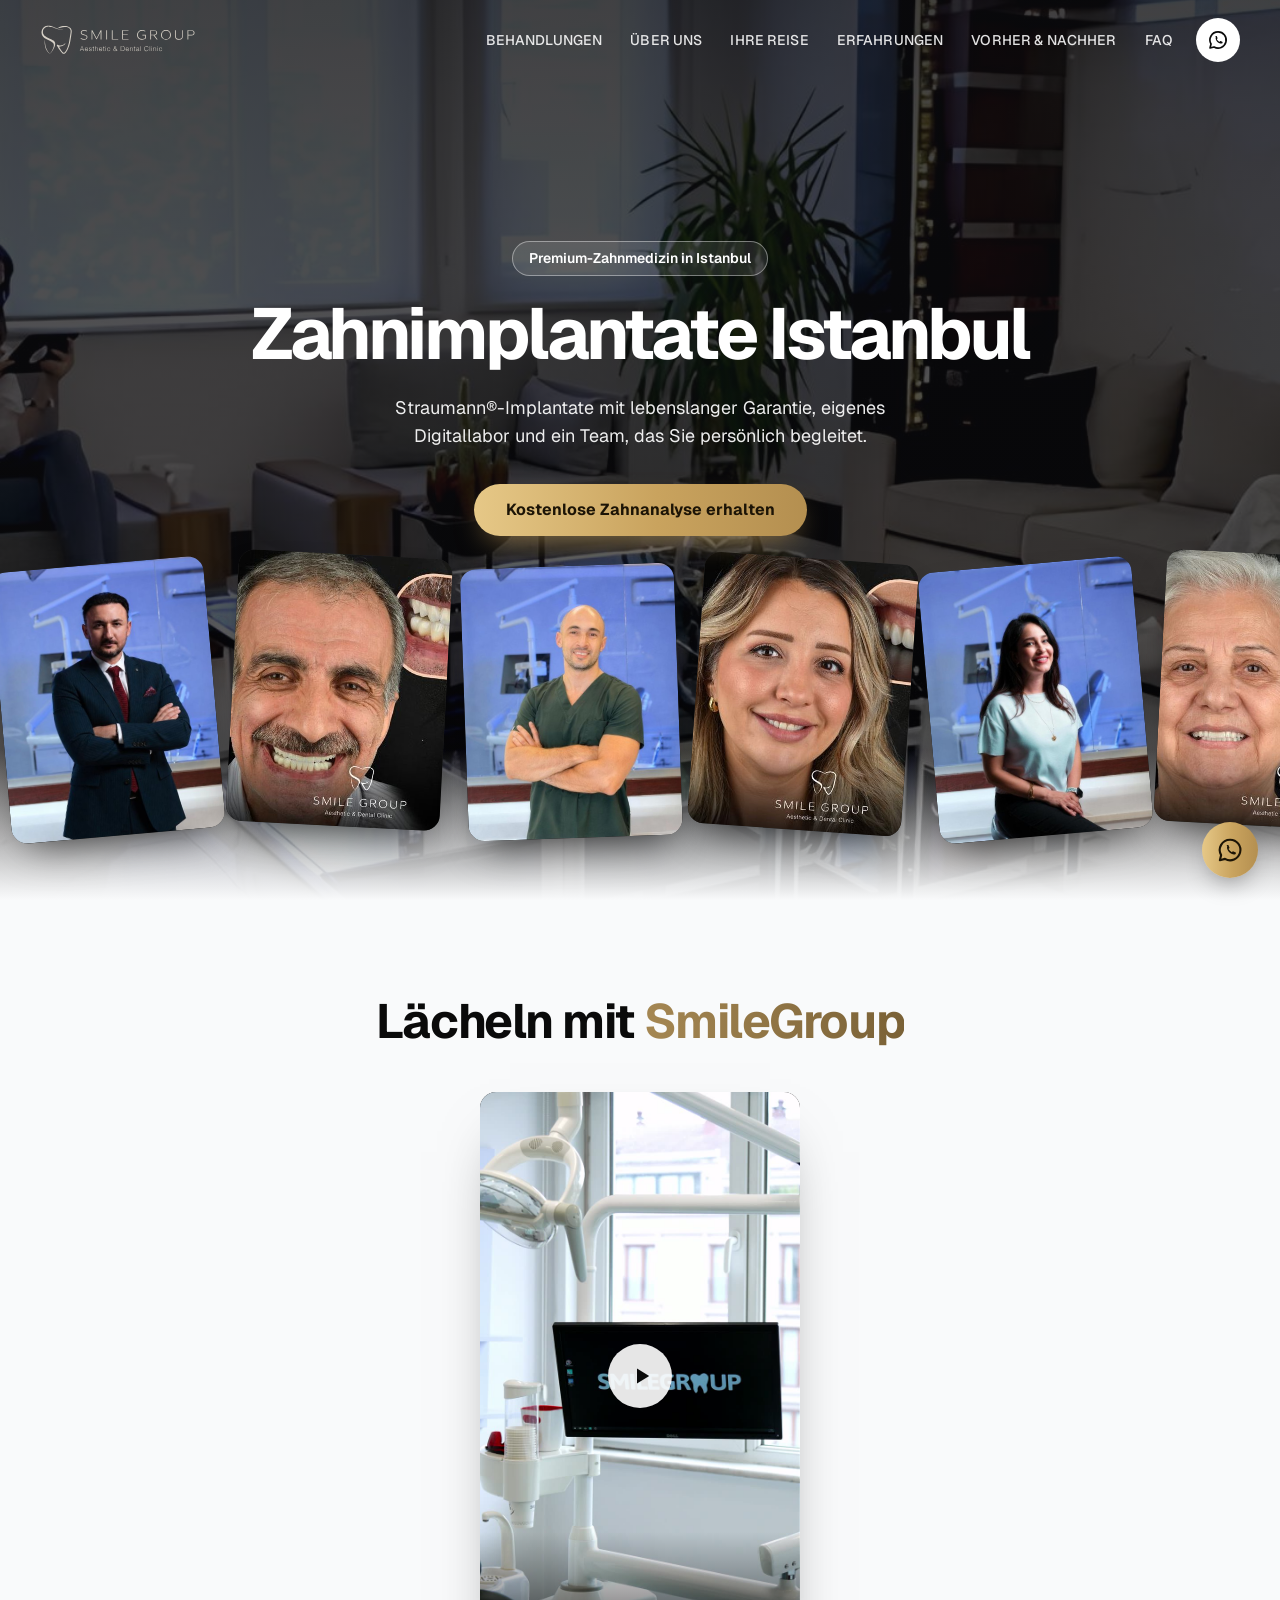
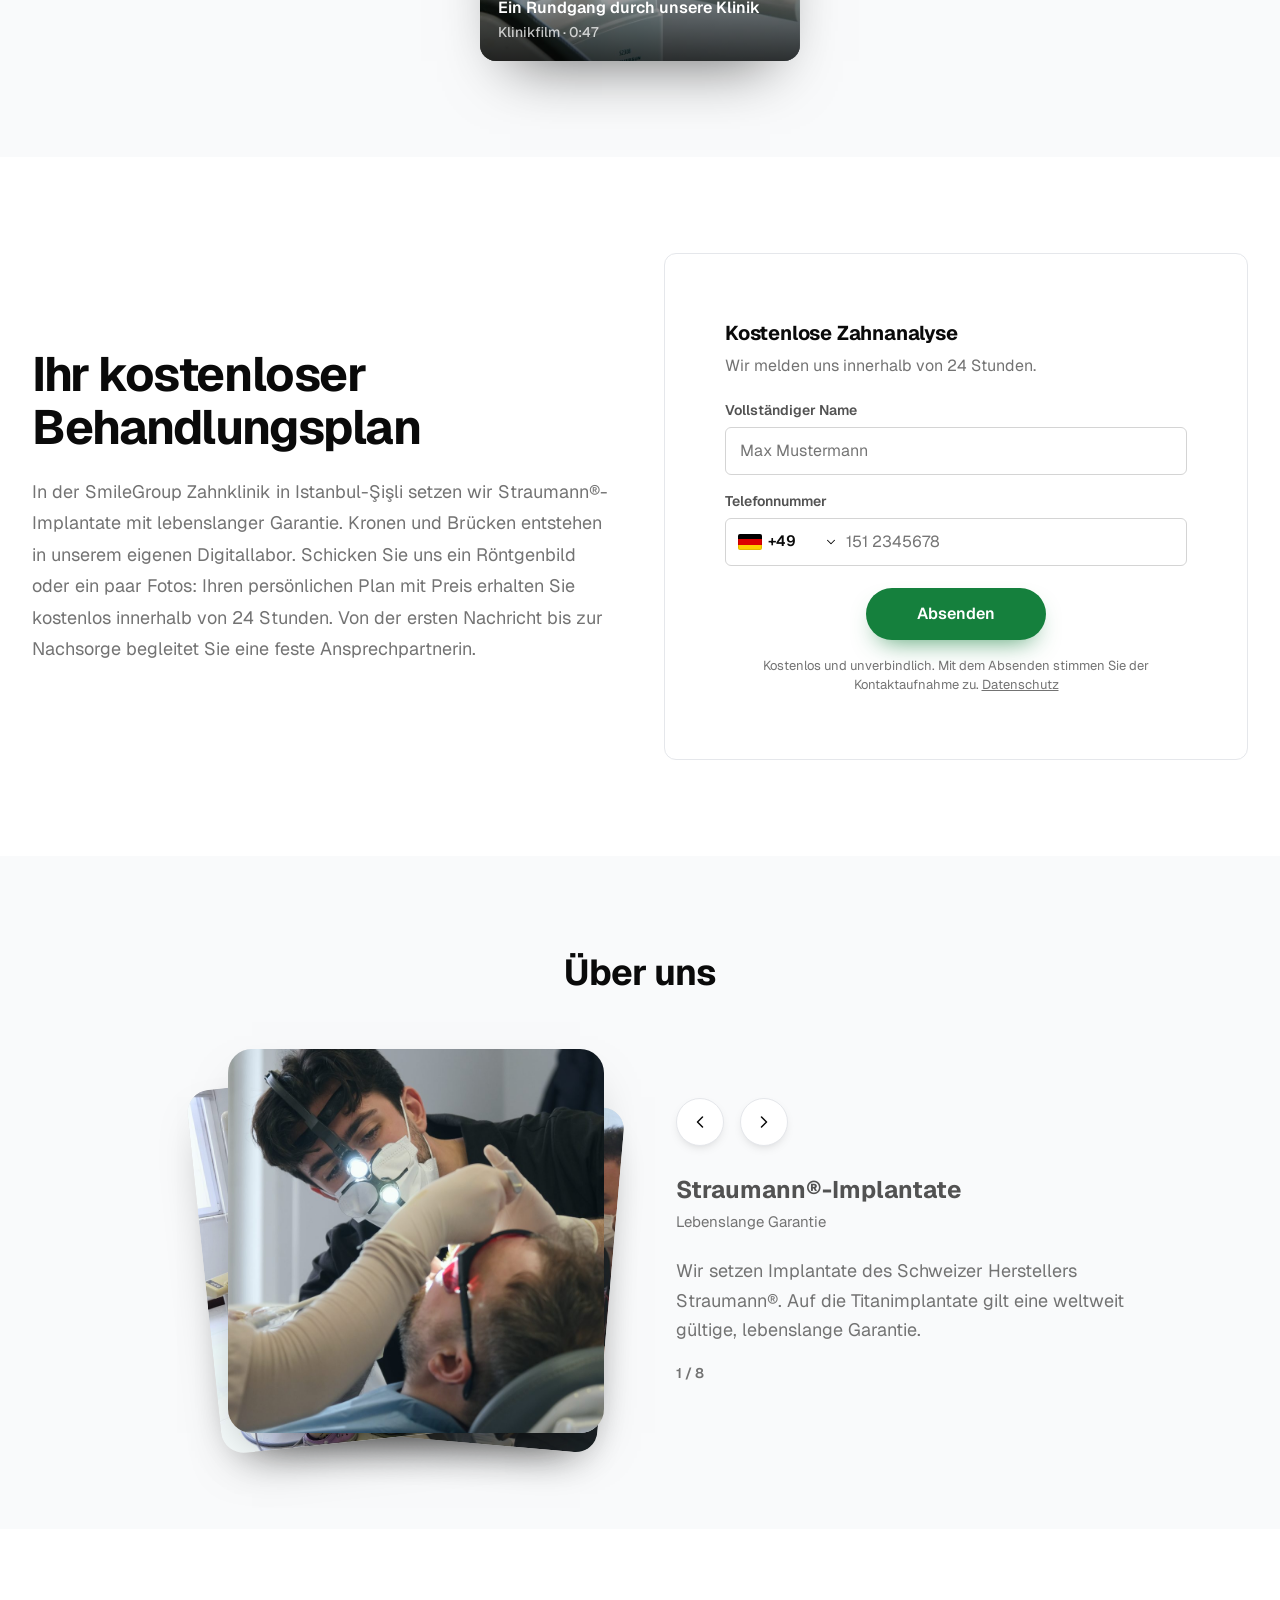
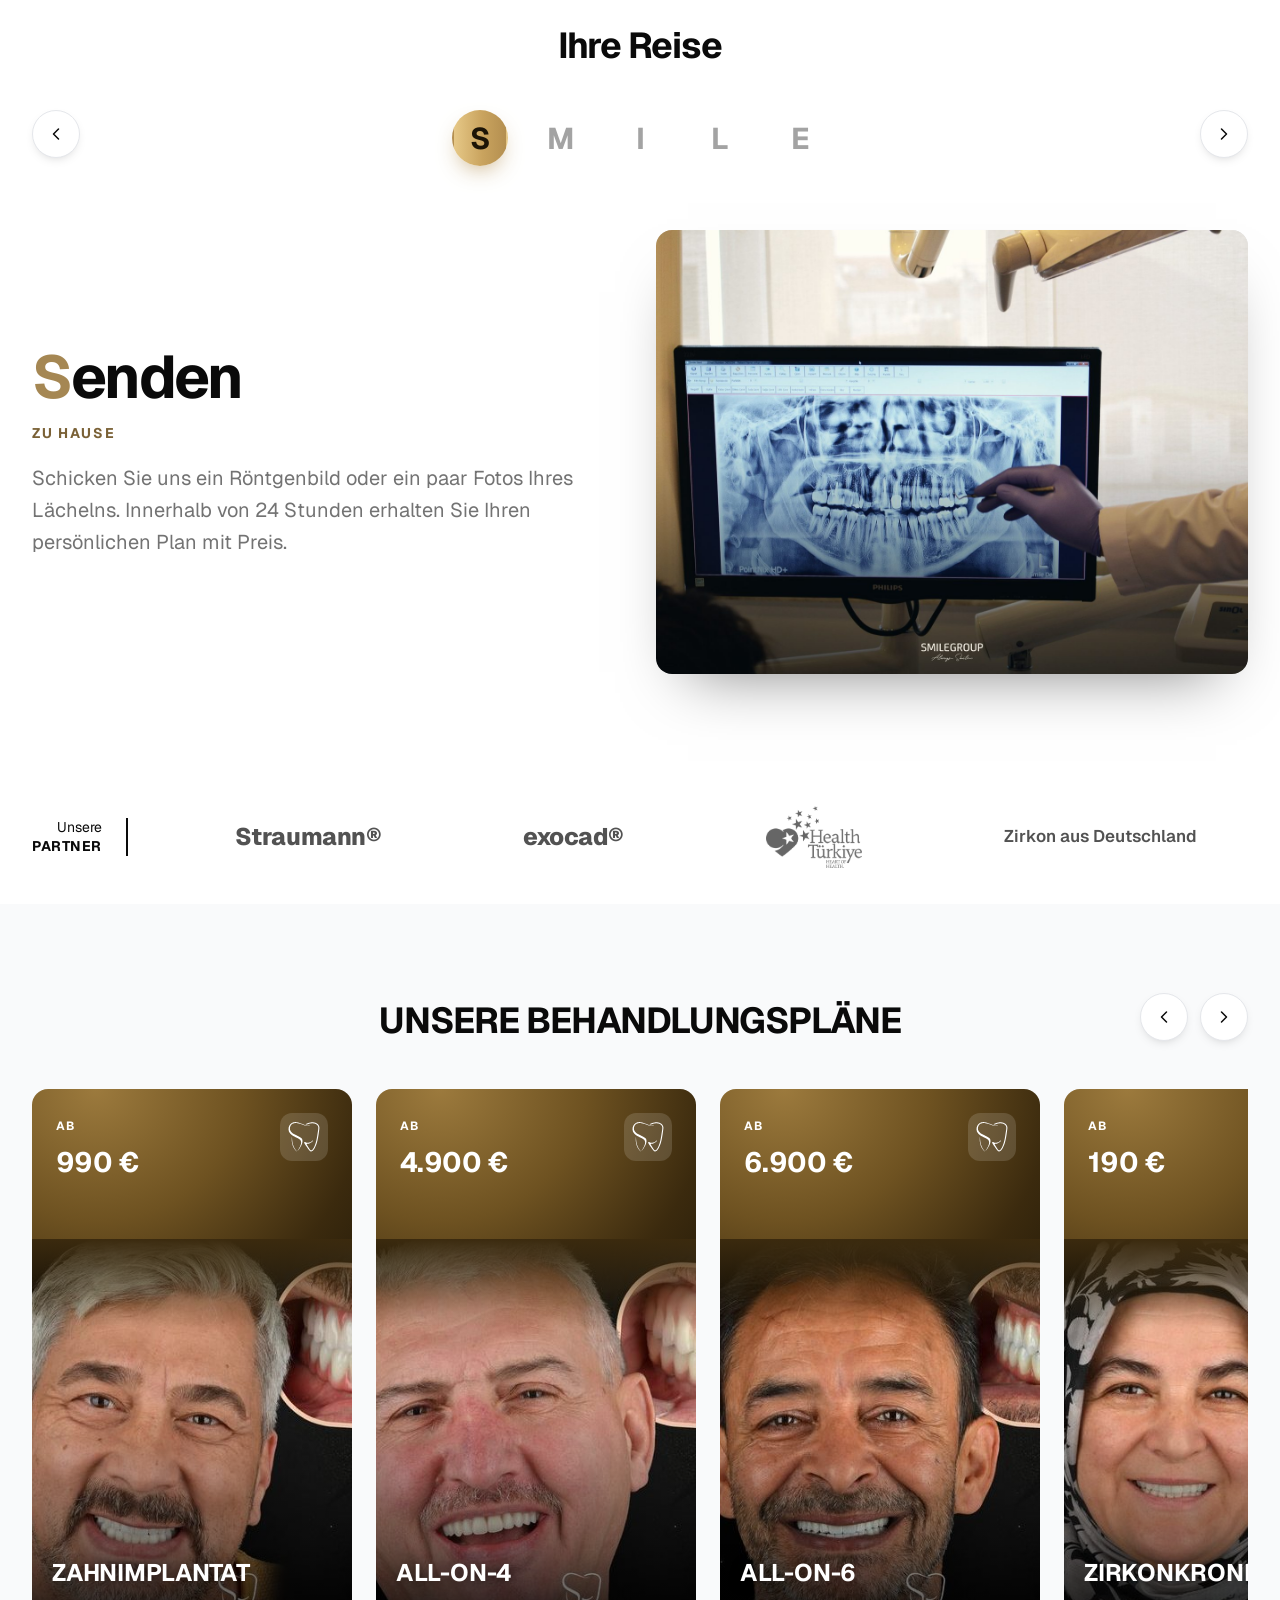
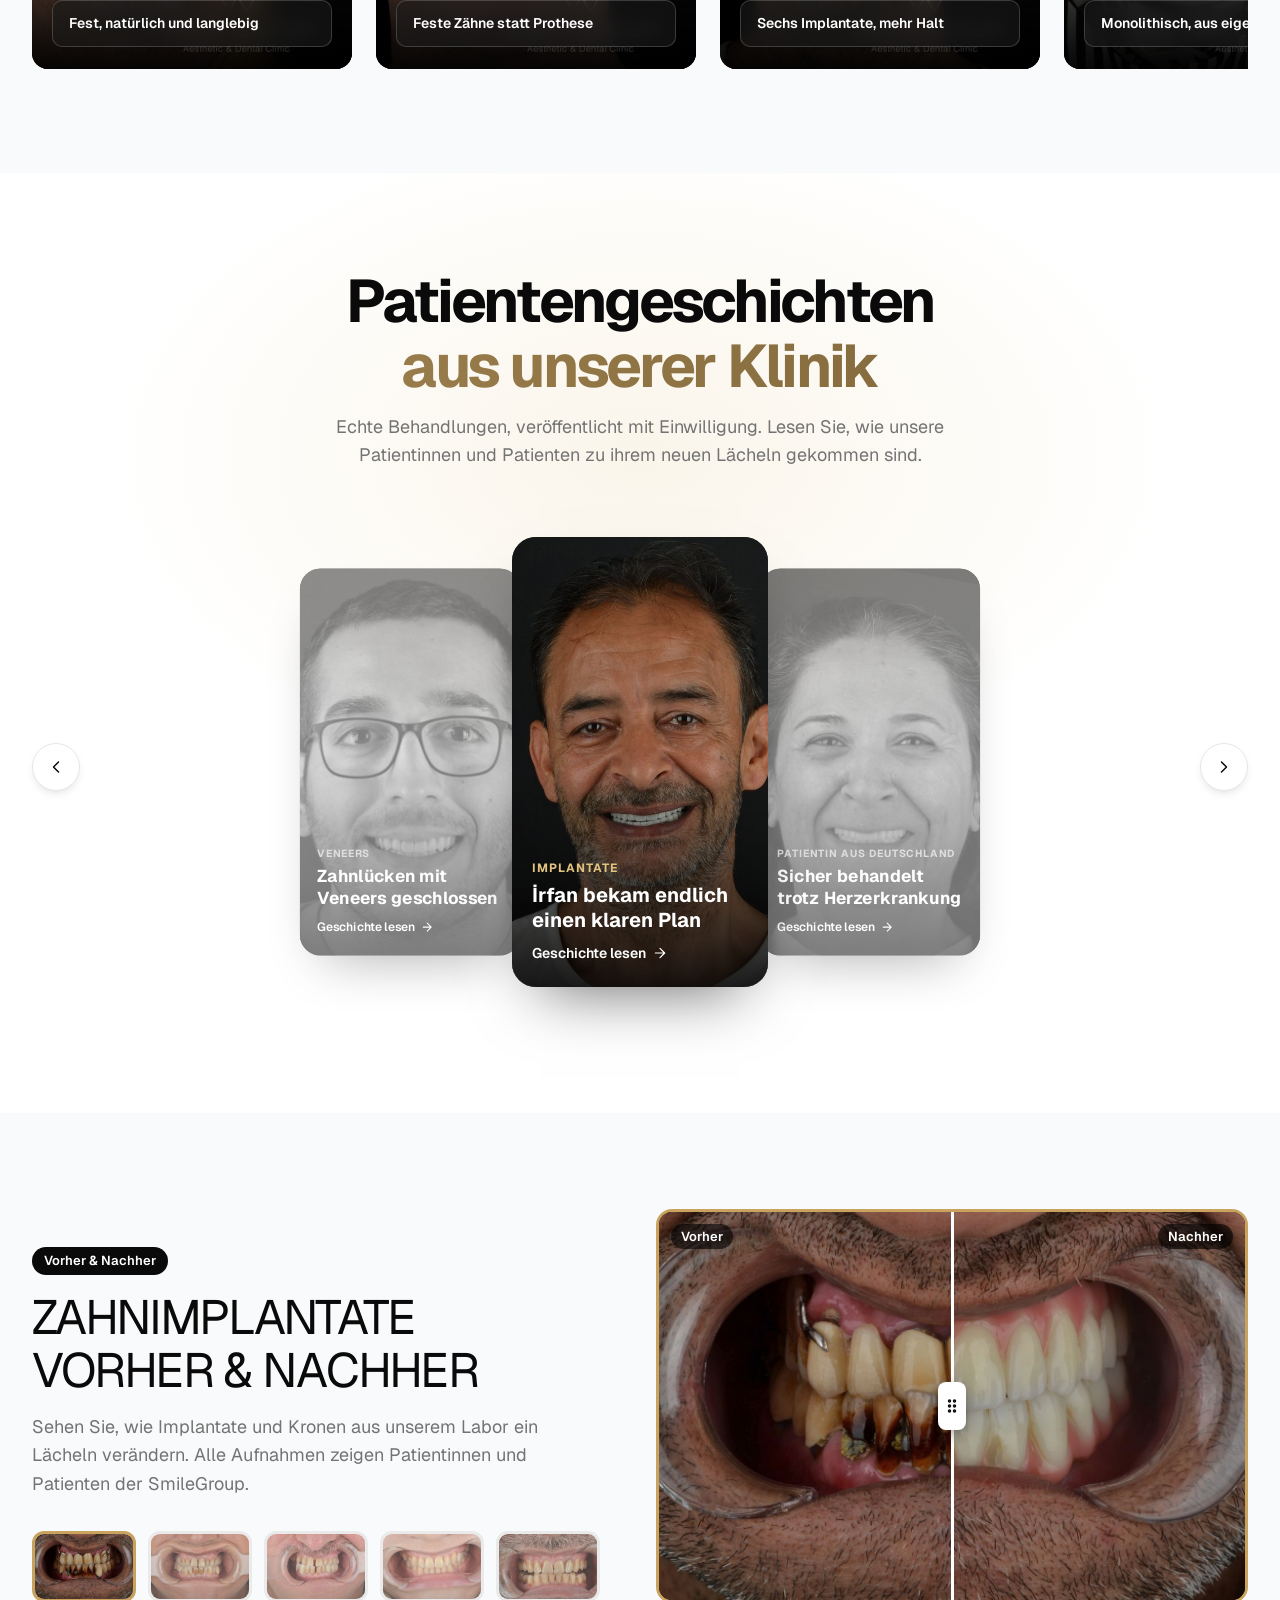
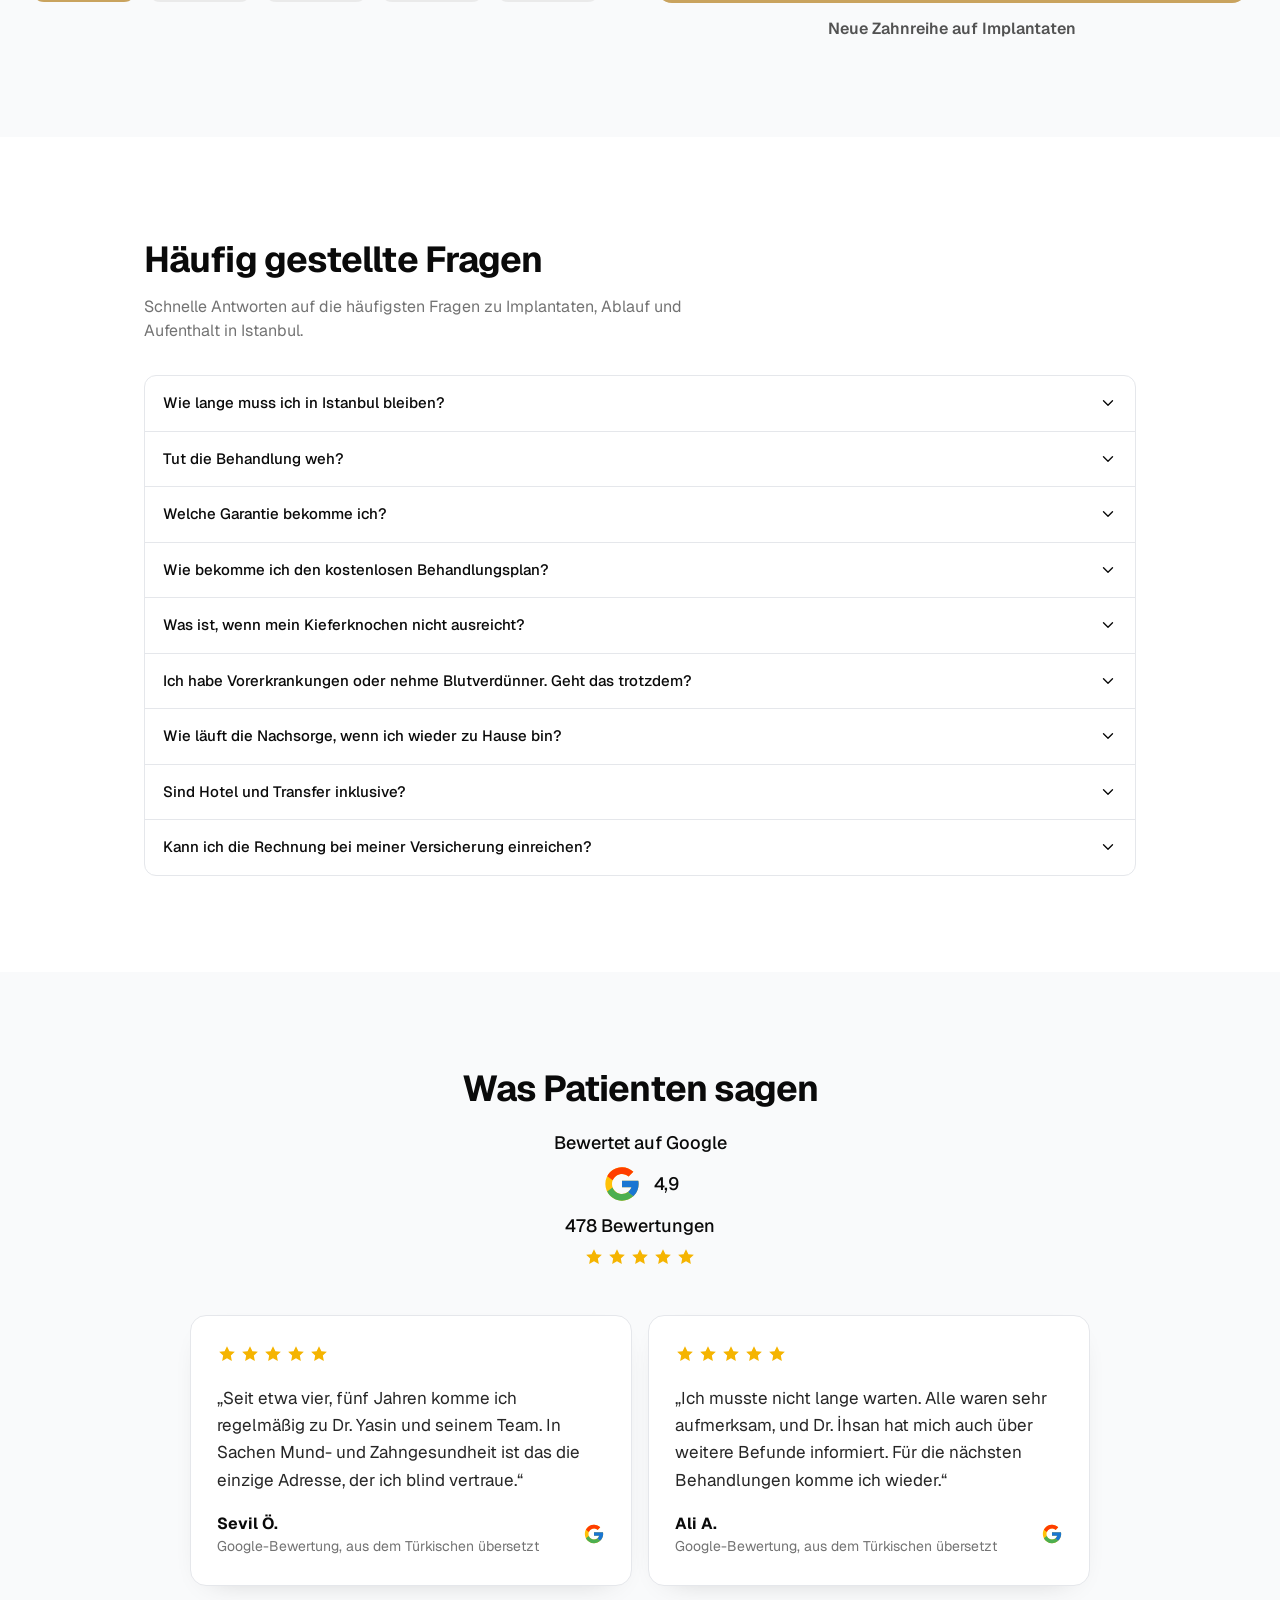
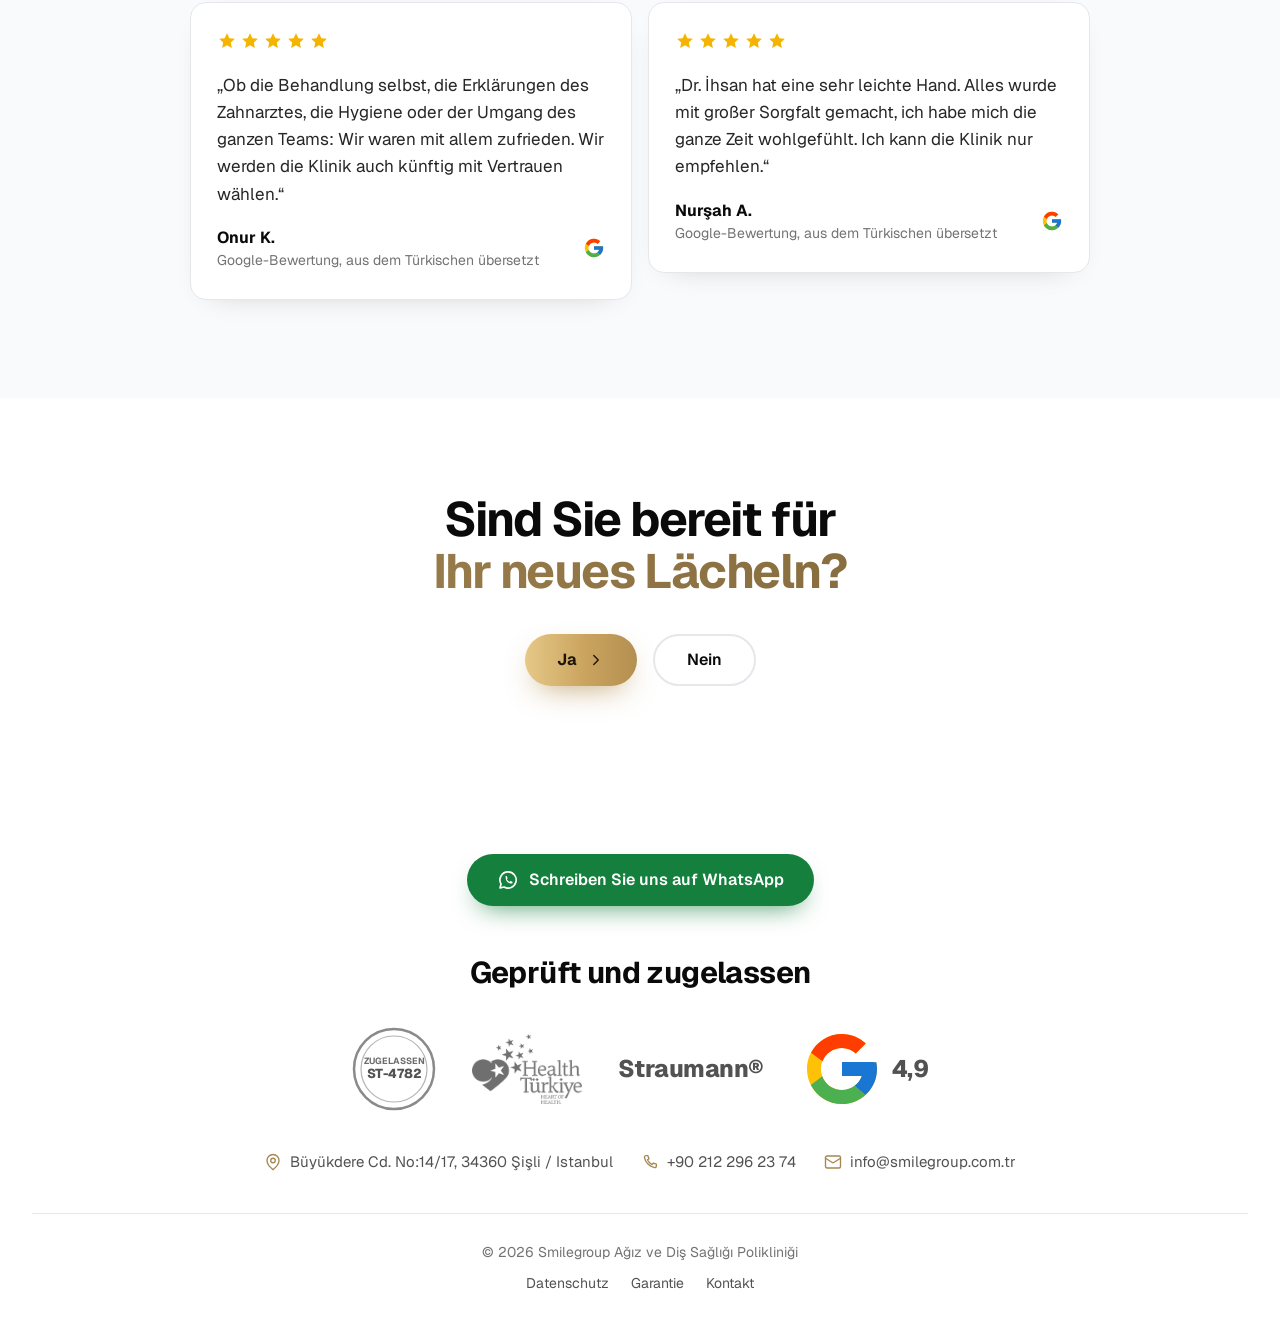
<file: demo-7/index.html>
<!doctype html>
<html lang="de">
<head>
<meta charset="utf-8">
<meta name="viewport" content="width=device-width, initial-scale=1">
<title>Zahnimplantate in Istanbul | SmileGroup Zahnklinik</title>
<meta name="description" content="Zahnimplantate in der SmileGroup Zahnklinik Istanbul-Şişli: Straumann®-Implantate mit lebenslanger Garantie, eigenes Digitallabor, kostenlose Zahnanalyse in 24 Stunden.">
<meta name="robots" content="noindex, nofollow">
<meta name="color-scheme" content="light">
<link rel="icon" href="../demo/assets/img/favicon.svg" type="image/svg+xml">
<link rel="preconnect" href="https://fonts.googleapis.com">
<link rel="preconnect" href="https://fonts.gstatic.com" crossorigin>
<link rel="stylesheet" href="https://fonts.googleapis.com/css2?family=Geist:wght@400;500;600;700;800&amp;display=swap">
<link rel="preload" as="image" href="assets/img/held-lounge-hoch.jpg" media="(max-width: 767px)">
<link rel="preload" as="image" href="assets/img/held-lounge-2400.jpg" imagesrcset="assets/img/held-lounge-1280.jpg 1280w, assets/img/held-lounge-2400.jpg 2400w" imagesizes="100vw" media="(min-width: 768px)">
<!-- Demo 7 "Modern": Lema Clinic (ads.lemaclinic.com/de/dental-implant-turkey) düzeni, SmileGroup içeriğiyle (8 Kas 2026).
     Yalnız kliniğin gerçek fotoğrafları ve filmi; yapay zekâ görseli yok. Lema'nın metni, görseli, ünlü ve ödül içerikleri kullanılmadı.
     Fiyatlar örnek (AYAR.fiyat), Demo 1, 4 ve 6 ile aynı. Görseller ../demo, ../demo-4 ve ../demo-5 altından gelir. -->
<style>
:root{
  --schwarz:#0A0A0A; --text:#262626; --grau:#737373; --grau-2:#525252; --linie:#E5E7EB; --hell:#F9FAFB; --weiss:#fff;
  --navy:#2C445C;
  --gold-1:#E2C27F; --gold-2:#C9A35E; --gold-3:#A58753; --gold-4:#7A6136;
  --verlauf:linear-gradient(90deg,#E6C887 0%,#C9A35E 55%,#B48F50 100%);
  --verlauf-text:linear-gradient(90deg,#A58753,#7A6136);
  --gruen:#16A34A; --gruen-2:#15803D; --stern:#F5B400; --fehler:#B42318;
  --r:16px;
  --schrift:'Geist','Helvetica Neue',Helvetica,Arial,sans-serif;
}
*,*::before,*::after{box-sizing:border-box}
[hidden]{display:none!important}
html{-webkit-text-size-adjust:100%;scroll-padding-top:104px}
@media (prefers-reduced-motion:no-preference){html{scroll-behavior:smooth}}
body{margin:0;background:#fff;color:var(--schwarz);font:400 1rem/1.5 var(--schrift);overflow-wrap:break-word;-webkit-font-smoothing:antialiased}
img,video{display:block;max-width:100%;height:auto}
a{color:inherit}
h1,h2,h3,p,figure,blockquote{margin:0}
h1,h2,h3{-webkit-hyphens:auto;hyphens:auto}
ul,ol{margin:0;padding:0;list-style:none}
button,input,select{font:inherit}
.wrap{width:min(100% - 32px,1232px);margin-inline:auto}
@media (min-width:768px){.wrap{width:min(100% - 64px,1232px)}}
.ico{width:20px;height:20px;flex:none;fill:none;stroke:currentColor;stroke-width:1.8;stroke-linecap:round;stroke-linejoin:round}
.ico--voll{fill:currentColor;stroke:none}
.sr{position:absolute;width:1px;height:1px;overflow:hidden;clip:rect(0 0 0 0);white-space:nowrap}
.sprung{position:absolute;left:16px;top:-80px;z-index:70;background:var(--schwarz);color:#fff;padding:10px 16px;border-radius:8px}
.sprung:focus{top:12px}
:focus-visible{outline:2px solid var(--gold-3);outline-offset:3px}
.abschnitt{padding:clamp(64px,8vw,96px) 0}
.abschnitt--grau{background:var(--hell)}
.titel{font-size:clamp(1.75rem,1.3rem + 1.4vw,2.25rem);font-weight:700;line-height:1.15;letter-spacing:-.025em;text-align:center}
.titel-gross{font-size:clamp(2.125rem,1.4rem + 2.4vw,3rem);font-weight:700;line-height:1.08;letter-spacing:-.03em;text-align:center}
.verlauf-text{background:var(--verlauf-text);-webkit-background-clip:text;background-clip:text;color:transparent}
.unterzeile{max-width:40rem;margin:14px auto 0;color:var(--grau);font-size:1.125rem;line-height:1.55;text-align:center}
.sterne{display:inline-flex;gap:3px;color:var(--stern)}
.sterne .ico{width:20px;height:20px}
.g{width:22px;height:22px;flex:none}

/* Düğmeler */
.knopf-gold{display:inline-flex;align-items:center;justify-content:center;gap:10px;min-height:52px;padding:12px 32px;border:0;border-radius:999px;background:var(--verlauf);color:#1C1406;font-weight:700;font-size:1rem;text-decoration:none;cursor:pointer;box-shadow:0 12px 30px -12px rgba(180,143,80,.85);transition:transform .2s,box-shadow .2s}
.knopf-gold:hover{transform:translateY(-1px);box-shadow:0 16px 34px -12px rgba(180,143,80,.95)}
.knopf-gold .ico{width:18px;height:18px}
.knopf-rand{display:inline-flex;align-items:center;justify-content:center;gap:10px;min-height:52px;padding:12px 32px;border:2px solid var(--linie);border-radius:999px;background:#fff;color:var(--schwarz);font-weight:600;font-size:1rem;text-decoration:none;cursor:pointer;transition:border-color .2s}
.knopf-rand:hover{border-color:#A3A3A3}
.knopf-wa{display:inline-flex;align-items:center;justify-content:center;gap:10px;min-height:52px;padding:12px 30px;border:0;border-radius:999px;background:var(--gruen-2);color:#fff;font-weight:600;text-decoration:none;box-shadow:0 12px 26px -12px rgba(21,128,61,.8)}
.knopf-wa .ico{width:22px;height:22px}
.rund{width:48px;height:48px;flex:none;display:grid;place-items:center;border:1px solid var(--linie);border-radius:50%;background:#fff;color:var(--schwarz);cursor:pointer;box-shadow:0 4px 12px -6px rgba(0,0,0,.25);transition:border-color .2s}
.rund:hover{border-color:#A3A3A3}
.rund .ico{width:20px;height:20px}

/* Başlık */
.kopf{position:fixed;inset:0 0 auto 0;z-index:50;padding:0 16px;pointer-events:none}
.kopf__innen{position:relative;display:flex;align-items:center;gap:24px;width:min(100%,1280px);min-height:80px;margin:0 auto;padding:0 24px;border-radius:20px;pointer-events:auto;transition:background-color .3s,box-shadow .3s,margin .3s}
.kopf__logo{position:relative;flex:none;display:block;width:156px;height:31px}
.kopf__logo img{position:absolute;inset:0;width:100%;height:100%;object-fit:contain;object-position:left center;transition:opacity .3s}
.kopf__logo .dunkel{opacity:0}
.kopf__nav{display:flex;align-items:center;gap:28px;margin-left:auto}
.kopf__nav a{color:rgba(255,255,255,.88);font-size:.875rem;font-weight:500;letter-spacing:.01em;text-decoration:none;text-transform:uppercase;white-space:nowrap;transition:color .2s}
.kopf__nav a:hover{color:#fff}
.kopf__wa{width:44px;height:44px;flex:none;display:grid;place-items:center;border-radius:50%;background:#fff;color:var(--schwarz)}
.kopf__wa .ico{width:22px;height:22px}
.kopf__menue{display:none;width:44px;height:44px;place-items:center;margin-left:auto;border:0;border-radius:12px;background:transparent;color:#fff;cursor:pointer}
.kopf.fest .kopf__innen{margin-top:8px;background:rgba(255,255,255,.94);-webkit-backdrop-filter:blur(12px);backdrop-filter:blur(12px);box-shadow:0 10px 30px -14px rgba(0,0,0,.35)}
.kopf.fest .hell{opacity:0}
.kopf.fest .dunkel{opacity:1}
.kopf.fest .kopf__nav a{color:var(--grau-2)}
.kopf.fest .kopf__nav a:hover{color:var(--schwarz)}
.kopf.fest .kopf__wa{border:1px solid var(--linie)}
.kopf.fest .kopf__menue{color:var(--schwarz)}

/* Giriş */
.held{position:relative;isolation:isolate;display:flex;flex-direction:column;justify-content:flex-end;min-height:max(100vh,760px);padding-top:150px;overflow:hidden;background:#0B0B0D;color:#fff;text-align:center}
.held__hg{position:absolute;inset:0;z-index:-2;display:block}
.held__hg img{width:100%;height:100%;object-fit:cover}
.held__hg::after{content:"";position:absolute;inset:0;background:linear-gradient(rgba(11,11,14,.78),rgba(11,11,14,.68) 60%,rgba(11,11,14,.55))}
.held::after{content:"";position:absolute;inset:auto 0 0 0;z-index:-1;height:150px;background:linear-gradient(rgba(249,250,251,0),var(--hell))}
.abzeichen{display:inline-block;padding:6px 16px;border:1px solid rgba(255,255,255,.4);border-radius:999px;background:rgba(255,255,255,.1);font-size:.875rem;font-weight:600}
.held h1{margin-top:22px;font-size:clamp(2.75rem,1.4rem + 4.4vw,4.5rem);font-weight:700;line-height:1;letter-spacing:-.05em}
.held__unter{max-width:36rem;margin:24px auto 0;color:rgba(255,255,255,.92);font-size:1.125rem;line-height:1.55}
.held .knopf-gold{margin-top:34px;position:relative;z-index:2}
.held__band{position:relative;margin-top:-6px;padding:28px 0 70px;overflow:hidden}
.held__spur{display:flex;width:max-content;animation:lauf 80s linear infinite}
.held__band:hover .held__spur{animation-play-state:paused}
@keyframes lauf{to{transform:translateX(-50%)}}
.karte-foto{flex:none;width:214px;height:272px;margin-right:18px;border-radius:16px;overflow:hidden;background:#222;box-shadow:0 20px 40px -18px rgba(0,0,0,.7);transform:rotate(var(--dreh,0deg)) translateY(var(--hoch,0))}
.karte-foto:nth-child(4n+1){--dreh:-5deg;--hoch:6px}
.karte-foto:nth-child(4n+2){--dreh:3deg;--hoch:-4px}
.karte-foto:nth-child(4n+3){--dreh:-2deg;--hoch:8px}
.karte-foto:nth-child(4n+4){--dreh:4deg;--hoch:0px}
.karte-foto img{width:100%;height:100%;object-fit:cover}

/* Film */
.videokarte{position:relative;width:min(100%,320px);aspect-ratio:9/16;margin:44px auto 0;border-radius:var(--r);overflow:hidden;background:#111;box-shadow:0 30px 60px -30px rgba(0,0,0,.6)}
.videokarte video{position:absolute;inset:0;width:100%;height:100%;object-fit:cover}
.videokarte.laeuft video{object-fit:contain;background:#000}
.play{position:absolute;left:50%;top:50%;z-index:2;width:64px;height:64px;margin:-32px 0 0 -32px;display:grid;place-items:center;border:0;border-radius:50%;background:rgba(255,255,255,.9);color:var(--schwarz);cursor:pointer;transition:transform .2s}
.play:hover{transform:scale(1.06)}
.play .ico{width:24px;height:24px;margin-left:3px}
.videokarte__text{position:absolute;left:0;right:0;bottom:0;padding:64px 18px 18px;background:linear-gradient(rgba(0,0,0,0),rgba(0,0,0,.75));color:#fff;font-weight:600;text-align:left}
.videokarte__text small{display:block;margin-top:2px;color:rgba(255,255,255,.75);font-size:.875rem;font-weight:500}
.videokarte.laeuft .play,.videokarte.laeuft .videokarte__text{display:none}

/* Form */
.anfrage{display:grid;grid-template-columns:minmax(0,1fr) minmax(0,1fr);gap:40px 48px;align-items:center}
.anfrage h2{font-size:clamp(2rem,1.4rem + 2vw,3rem);font-weight:700;line-height:1.1;letter-spacing:-.03em}
.anfrage__text p{margin-top:22px;color:var(--grau);font-size:1.125rem;line-height:1.75}
.anfrage__karte{padding:clamp(28px,5vw,64px) clamp(20px,5vw,60px);border:1px solid var(--linie);border-radius:12px;background:#fff}
.anfrage__karte h3{font-size:1.25rem;font-weight:700;letter-spacing:-.01em}
.anfrage__karte > p{margin-top:6px;color:var(--grau)}
.formular{display:grid;gap:16px;margin-top:22px}
.feld{display:grid;gap:6px;min-width:0}
.feld label{font-size:.875rem;font-weight:600;color:var(--grau-2)}
.feld > input,.feld--tel{width:100%;min-height:48px;border:1px solid #D4D4D4;border-radius:6px;background:#fff}
.feld > input{padding:0 14px;color:var(--schwarz);font-size:1rem}
.feld > input:focus,.feld--tel:focus-within{outline:none;border-color:var(--gold-3);box-shadow:0 0 0 3px rgba(165,135,83,.2)}
.feld--tel{display:flex;align-items:center;padding-left:8px}
.feld--tel input{flex:1 1 auto;width:100%;min-width:0;height:46px;padding:0 12px 0 6px;border:0;background:transparent;color:var(--schwarz);font-size:1rem;outline:none}
.land{position:relative;flex:none;display:inline-flex;align-items:center}
.land select{-webkit-appearance:none;appearance:none;height:44px;padding:0 20px 0 34px;border:0;background:transparent;color:var(--schwarz);font-size:.9375rem;font-weight:600;cursor:pointer;outline:none}
.land .ico{position:absolute;right:2px;top:50%;width:14px;height:14px;margin-top:-7px;pointer-events:none}
.flagge{position:absolute;left:4px;top:50%;width:24px;height:16px;margin-top:-8px;border-radius:2px;box-shadow:inset 0 0 0 1px rgba(0,0,0,.1);background:#D4D4D4;pointer-events:none}
.flagge[data-f="de"]{background:linear-gradient(#000 0 33.3%,#DD0000 33.3% 66.6%,#FFCE00 66.6%)}
.flagge[data-f="at"]{background:linear-gradient(#C8102E 0 33.3%,#fff 33.3% 66.6%,#C8102E 66.6%)}
.flagge[data-f="ch"]{background:linear-gradient(#fff,#fff) center/14% 56% no-repeat,linear-gradient(#fff,#fff) center/40% 22% no-repeat,#DA291C}
.flagge[data-f="nl"]{background:linear-gradient(#AE1C28 0 33.3%,#fff 33.3% 66.6%,#21468B 66.6%)}
.flagge[data-f="be"]{background:linear-gradient(90deg,#000 0 33.3%,#FDDA24 33.3% 66.6%,#EF3340 66.6%)}
.feld--fehler > input,.feld--fehler .feld--tel{border-color:var(--fehler)}
.feld__fehler{display:none;color:var(--fehler);font-size:.875rem}
.feld--fehler .feld__fehler{display:block}
.formular .knopf-wa{justify-self:center;min-width:180px;margin-top:6px}
.formular__recht{color:var(--grau);font-size:.8125rem;text-align:center}
.danke{display:grid;justify-items:center;gap:12px;padding:12px 0;text-align:center}
.danke__haken{width:56px;height:56px;display:grid;place-items:center;border-radius:50%;background:var(--verlauf);color:#1C1406}
.danke h3{font-size:1.5rem}
.danke p{color:var(--grau)}

/* Hakkımızda: kart destesi */
.ueber{display:grid;grid-template-columns:minmax(0,1fr) minmax(0,1fr);gap:48px 72px;align-items:center;margin-top:56px}
#ueber{overflow-x:clip}
.stapel{position:relative;width:min(100% - 48px,376px);aspect-ratio:376/384;justify-self:end;touch-action:pan-y}
.stapel__karte{position:absolute;inset:0;border-radius:24px;overflow:hidden;background:#E5E5E5;box-shadow:0 24px 50px -24px rgba(0,0,0,.5);transition:transform .55s cubic-bezier(.22,.61,.36,1),opacity .55s;opacity:0;pointer-events:none}
.stapel__karte img{width:100%;height:100%;object-fit:cover}
.stapel__karte[data-pos="0"]{opacity:1;z-index:3;transform:none}
.stapel__karte[data-pos="1"]{opacity:1;z-index:2;transform:translate(-34px,14px) rotate(-6deg) scale(.95)}
.stapel__karte[data-pos="2"]{opacity:.9;z-index:1;transform:translate(26px,26px) rotate(5deg) scale(.9)}
.ueber__text{max-width:30rem}
.ueber__pfeile{display:flex;gap:16px;margin-bottom:28px}
.ueber__text h3{font-size:1.5rem;font-weight:700;line-height:1.3;color:var(--grau-2)}
.ueber__unter{margin-top:6px;color:var(--grau);font-size:.9375rem}
.ueber__beschr{margin-top:22px;color:var(--grau);font-size:1.125rem;line-height:1.65}
.ueber__zaehler{margin-top:18px;color:var(--grau);font-size:.875rem;font-weight:600}

/* Yolculuk */
.reise{position:relative;margin-top:44px}
.reise__buchstaben{display:flex;justify-content:center;gap:24px}
.reise__buchstaben button{width:56px;height:56px;display:grid;place-items:center;border:2px solid transparent;border-radius:50%;background:transparent;color:#A3A3A3;font-size:1.875rem;font-weight:700;cursor:pointer;transition:color .2s,background-color .2s}
.reise__buchstaben button:hover{color:var(--grau-2)}
.reise__buchstaben button[aria-selected="true"]{background:var(--verlauf);color:#1C1406;box-shadow:0 10px 24px -10px rgba(180,143,80,.9)}
.reise__pfeil{position:absolute;top:0}
.reise__pfeil--zurueck{left:0}
.reise__pfeil--weiter{right:0}
.reise__schritt{display:grid;grid-template-columns:minmax(0,1fr) minmax(0,592px);gap:40px 56px;align-items:center;margin-top:64px}
.reise__schritt h3{font-size:clamp(2.5rem,1.6rem + 3vw,3.75rem);font-weight:700;line-height:1.05;letter-spacing:-.03em}
.reise__schritt h3 b{color:var(--gold-3)}
.reise__ort{margin-top:14px;color:var(--gold-4);font-size:.875rem;font-weight:700;letter-spacing:.12em;text-transform:uppercase}
.reise__beschr{margin-top:18px;color:var(--grau);font-size:1.25rem;line-height:1.6}
.reise__bild{border-radius:var(--r);overflow:hidden;aspect-ratio:4/3;background:#E5E5E5;box-shadow:0 30px 60px -32px rgba(0,0,0,.5)}
.reise__bild img{width:100%;height:100%;object-fit:cover}

/* Partner şeridi */
.partner{display:flex;align-items:center;gap:32px 56px;padding:36px 0}
.partner__label{flex:none;padding-right:24px;border-right:2px solid var(--schwarz);font-size:.875rem;line-height:1.35;text-align:right}
.partner__label b{display:block;font-weight:700;letter-spacing:.04em}
.partner__marken{display:flex;flex-wrap:wrap;align-items:center;justify-content:space-around;gap:20px 40px;flex:1}
.wortmarke{color:#525252;font-size:1.5rem;font-weight:800;letter-spacing:-.02em;white-space:nowrap}
.wortmarke--klein{font-size:1.0625rem;font-weight:600;letter-spacing:0}
.partner__marken img{width:96px;filter:grayscale(1);opacity:.85}

/* Tedavi planları */
.plaene__kopf{display:flex;flex-wrap:wrap;align-items:flex-end;justify-content:center;gap:16px;position:relative}
.plaene__kopf .titel{font-size:clamp(1.375rem,.95rem + 2vw,2.25rem)}
.plaene__pfeile{position:absolute;right:0;bottom:0;display:flex;gap:12px}
.plaene__liste{display:flex;gap:24px;margin-top:48px;overflow-x:auto;scroll-snap-type:x mandatory;scrollbar-width:none;padding-bottom:8px}
.plaene__liste::-webkit-scrollbar{display:none}
.plan{position:relative;flex:none;width:320px;height:580px;border-radius:var(--r);overflow:hidden;scroll-snap-align:start;color:#fff;background:radial-gradient(120% 60% at 20% 0%,#9C7A3D 0%,#6E5221 38%,#3B2A0E 70%,#1E1607 100%)}
.plan__bild{position:absolute;inset:150px 0 0 0}
.plan__bild img{width:100%;height:100%;object-fit:cover;object-position:32% 30%}
.plan__bild::before{content:"";position:absolute;inset:0 0 auto 0;height:90px;z-index:1;background:linear-gradient(#3B2A0E,rgba(59,42,14,0))}
.plan__bild::after{content:"";position:absolute;inset:auto 0 0 0;height:60%;background:linear-gradient(rgba(0,0,0,0),rgba(0,0,0,.82))}
.plan__oben{position:relative;z-index:2;display:flex;justify-content:space-between;align-items:flex-start;padding:24px 24px 0}
.plan__ab{font-size:.75rem;font-weight:700;letter-spacing:.06em;text-transform:uppercase}
.plan__preis{display:block;margin-top:4px;font-size:1.75rem;font-weight:700;letter-spacing:-.02em}
.plan__logo{width:48px;height:48px;padding:8px;border-radius:12px;background:rgba(255,255,255,.14);filter:brightness(0) invert(1)}
.plan__unten{position:absolute;left:0;right:0;bottom:0;z-index:2;padding:0 20px 22px}
.plan h3{font-size:1.5rem;font-weight:700;line-height:1.15;letter-spacing:-.01em;text-transform:uppercase;text-shadow:0 2px 12px rgba(0,0,0,.5)}
.plan__pille{margin-top:14px;padding:12px 16px;border:1px solid rgba(255,255,255,.18);border-radius:10px;background:rgba(30,30,30,.55);-webkit-backdrop-filter:blur(8px);backdrop-filter:blur(8px);font-size:.875rem;font-weight:600}

/* Hasta hikâyeleri */
.erfahrungen{position:relative;overflow:hidden;background:radial-gradient(60% 50% at 50% 30%,rgba(226,194,127,.16),rgba(255,255,255,0) 70%),#fff}
.erfahrungen .titel-gross{font-size:clamp(2.25rem,1.3rem + 3.2vw,3.75rem);letter-spacing:-.045em}
.erfahrungen .titel-gross span{display:block}
.coverflow{position:relative;height:500px;margin-top:48px;touch-action:pan-y}
.cover{position:absolute;left:50%;top:20px;width:256px;height:450px;margin-left:-128px;border-radius:24px;overflow:hidden;background:#222;box-shadow:0 30px 60px -28px rgba(0,0,0,.6);transition:transform .55s cubic-bezier(.22,.61,.36,1),opacity .55s,filter .55s;opacity:0;pointer-events:none}
.cover[data-pos="0"]{opacity:1;z-index:3;transform:none;pointer-events:auto}
.cover[data-pos="-1"]{opacity:.55;z-index:2;transform:translateX(-230px) scale(.86);filter:grayscale(1)}
.cover[data-pos="1"]{opacity:.55;z-index:2;transform:translateX(230px) scale(.86);filter:grayscale(1)}
.cover a{display:block;height:100%;color:#fff;text-decoration:none}
.cover img{width:100%;height:100%;object-fit:cover}
.cover__info{position:absolute;left:0;right:0;bottom:0;padding:90px 20px 22px;background:linear-gradient(rgba(0,0,0,0),rgba(0,0,0,.85))}
.cover__art{display:block;color:var(--gold-1);font-size:.75rem;font-weight:700;letter-spacing:.08em;text-transform:uppercase}
.cover h3{margin-top:6px;font-size:1.25rem;font-weight:700;line-height:1.25}
.cover__link{display:inline-flex;align-items:center;gap:6px;margin-top:10px;font-size:.875rem;font-weight:600}
.cover__link .ico{width:16px;height:16px}
.coverflow__pfeil{position:absolute;top:50%;z-index:4;margin-top:-24px}
.coverflow__pfeil--zurueck{left:0}
.coverflow__pfeil--weiter{right:0}

/* Önce-sonra */
.vn-raster{display:grid;grid-template-columns:minmax(0,1fr) minmax(0,592px);gap:40px 56px;align-items:center}
.etikett{display:inline-block;padding:4px 12px;border-radius:999px;background:var(--schwarz);color:#fff;font-size:.8125rem;font-weight:600}
.vn-raster h2{margin-top:16px;font-size:clamp(2rem,1.3rem + 2.4vw,3rem);font-weight:400;line-height:1.1;letter-spacing:-.035em;text-transform:uppercase}
.vn-raster__text > p{margin-top:16px;color:var(--grau);font-size:1.125rem;line-height:1.6}
.vn-daumen{display:flex;flex-wrap:wrap;gap:12px;margin-top:32px}
.vn-daumen button{width:calc((100% - 48px)/5);max-width:116px;padding:0;border:3px solid transparent;border-radius:12px;overflow:hidden;background:#E5E5E5;cursor:pointer;opacity:.75;transition:opacity .2s,border-color .2s}
.vn-daumen button:hover{opacity:1}
.vn-daumen button[aria-pressed="true"]{border-color:var(--gold-2);opacity:1}
.vn-daumen img{width:100%;aspect-ratio:3/2;object-fit:cover}
.vn{position:relative;aspect-ratio:3/2;border:3px solid var(--gold-2);border-radius:var(--r);overflow:hidden;background:#111;--pos:50%;touch-action:pan-y}
.vn img{position:absolute;inset:0;width:100%;height:100%;object-fit:cover}
.vn__nach{clip-path:inset(0 0 0 var(--pos))}
.vn__linie{position:absolute;top:0;bottom:0;left:var(--pos);width:3px;margin-left:-1.5px;background:#fff;pointer-events:none}
.vn__griff{position:absolute;top:50%;left:var(--pos);width:28px;height:48px;margin:-24px 0 0 -14px;display:grid;place-items:center;border-radius:8px;background:#fff;color:var(--schwarz);box-shadow:0 4px 14px rgba(0,0,0,.35);pointer-events:none}
.vn input{position:absolute;inset:0;width:100%;height:100%;margin:0;opacity:0;cursor:ew-resize}
.vn input:focus-visible ~ .vn__griff{outline:2px solid var(--gold-3);outline-offset:3px}
.vn__etikett{position:absolute;top:12px;padding:3px 10px;border-radius:999px;background:rgba(0,0,0,.6);color:#fff;font-size:.8125rem;font-weight:600;pointer-events:none}
.vn__etikett--vor{left:12px}
.vn__etikett--nach{right:12px}
.vn-titel{margin-top:14px;color:var(--grau-2);font-weight:600;text-align:center}

/* SSS */
.fragen{width:min(100% - 32px,992px);margin-inline:auto}
.fragen h2{font-size:clamp(1.75rem,1.3rem + 1.4vw,2.25rem);font-weight:700;letter-spacing:-.025em}
.fragen > p{max-width:38rem;margin-top:8px;color:var(--grau)}
.fragen__liste{margin-top:32px;border:1px solid var(--linie);border-radius:12px;overflow:hidden;background:#fff}
.fragen details + details{border-top:1px solid var(--linie)}
.fragen summary{display:flex;align-items:center;justify-content:space-between;gap:16px;padding:16px 18px;cursor:pointer;list-style:none;font-size:.9375rem;font-weight:500}
.fragen summary::-webkit-details-marker{display:none}
.fragen summary .ico{width:18px;height:18px;transition:transform .25s}
.fragen details[open] summary .ico{transform:rotate(180deg)}
.fragen details > p{padding:0 18px 18px;color:var(--grau);line-height:1.65}

/* Yorumlar */
.stimmen__kopf{display:grid;justify-items:center;gap:8px;margin-top:20px;text-align:center}
.stimmen__kopf p{font-size:1.125rem;font-weight:500}
.stimmen__zahl{display:flex;align-items:center;gap:12px;font-size:3rem;font-weight:700;letter-spacing:-.03em;line-height:1}
.stimmen__zahl .g{width:40px;height:40px}
.stimmen__raster{columns:2;column-gap:16px;max-width:900px;margin:48px auto 0}
.stimme{break-inside:avoid;margin:0 0 16px;padding:28px 26px;border-radius:var(--r);background:#fff;border:1px solid var(--linie);box-shadow:0 10px 30px -22px rgba(0,0,0,.3)}
.stimme blockquote{margin-top:14px;color:var(--text);font-size:1.0625rem;line-height:1.6}
.stimme figcaption{display:flex;align-items:center;justify-content:space-between;margin-top:18px;color:var(--grau);font-size:.875rem}
.stimme figcaption b{display:block;color:var(--schwarz);font-size:1rem}

/* Kapanış */
.bereit{text-align:center}
.bereit .titel-gross span{display:block}
.bereit__knoepfe{display:flex;flex-wrap:wrap;justify-content:center;gap:16px;margin-top:36px}
.bereit__nein{max-width:30rem;margin:24px auto 0;color:var(--grau);font-size:1.0625rem}
.bereit__nein a{color:var(--gruen-2);font-weight:600}

/* Alt bilgi */
.fuss{padding:72px 0 32px;text-align:center}
.fuss h3{margin-top:44px;font-size:clamp(1.5rem,1.2rem + 1vw,1.875rem);font-weight:700;letter-spacing:-.02em}
.siegel{display:flex;flex-wrap:wrap;align-items:center;justify-content:center;gap:24px 36px;margin-top:32px}
.siegel img{width:110px;filter:grayscale(1);opacity:.8}
.siegel svg{width:84px;height:84px}
.fuss__kontakt{display:flex;flex-wrap:wrap;justify-content:center;gap:10px 28px;margin-top:40px;color:var(--grau-2);font-size:.9375rem}
.fuss__kontakt a,.fuss__kontakt span{display:inline-flex;align-items:center;gap:8px;text-decoration:none}
.fuss__kontakt .ico{width:18px;height:18px;color:var(--gold-3)}
.fuss__unten{margin-top:40px;padding-top:28px;border-top:1px solid var(--linie);color:var(--grau);font-size:.875rem}
.fuss__unten nav{display:flex;flex-wrap:wrap;justify-content:center;gap:8px 22px;margin-top:10px}
.fuss__unten a{color:var(--grau-2);text-decoration:none}
.fuss__unten a:hover{text-decoration:underline}

.wa-schwebend{position:fixed;right:22px;bottom:22px;z-index:45;width:56px;height:56px;display:grid;place-items:center;border-radius:50%;text-decoration:none;background:var(--verlauf);color:#1C1406;box-shadow:0 12px 26px -10px rgba(0,0,0,.45)}
.wa-schwebend .ico{width:28px;height:28px}

@media (prefers-reduced-motion:reduce){
  .held__band{overflow-x:auto}
  .held__spur{animation:none}
  .held__spur [data-kopie]{display:none}
  .stapel__karte,.cover{transition:none}
}

/* Duyarlı */
@media (max-width:1100px){
  .kopf__nav{gap:18px}
  .kopf__nav a{font-size:.8125rem}
}
@media (max-width:1023px){
  .kopf__menue{display:grid}
  .kopf__nav{position:absolute;left:0;right:0;top:calc(100% + 8px);display:none;flex-direction:column;align-items:stretch;gap:0;margin:0;padding:8px;border-radius:16px;background:#fff;box-shadow:0 20px 40px -20px rgba(0,0,0,.45)}
  .kopf__nav.offen{display:flex}
  .kopf__nav a{padding:14px 16px;border-radius:10px;color:var(--grau-2);font-size:.9375rem}
  .kopf__nav a:hover{background:var(--hell);color:var(--schwarz)}
  .kopf__wa{display:none}
  .anfrage{grid-template-columns:minmax(0,1fr)}
  .ueber{grid-template-columns:minmax(0,1fr);justify-items:center;text-align:center}
  .stapel{justify-self:center}
  .ueber__pfeile{justify-content:center}
  .reise__schritt{grid-template-columns:minmax(0,1fr)}
  .vn-raster{grid-template-columns:minmax(0,1fr)}
}
@media (max-width:767px){
  .kopf{padding:0 10px}
  .kopf__innen{padding:0 12px;min-height:68px}
  .kopf__logo{width:130px}
  .held{min-height:0;padding-top:120px}
  .held .knopf-gold{width:min(100% - 32px,420px)}
  .karte-foto{width:150px;height:192px;margin-right:12px}
  .reise__buchstaben{gap:10px}
  .reise__buchstaben button{width:48px;height:48px;font-size:1.5rem}
  .reise__pfeil{display:none}
  .reise__schritt{margin-top:40px}
  .reise__beschr{font-size:1.125rem}
  .partner{flex-direction:column;gap:20px}
  .partner__label{padding:0 0 8px;border-right:0;border-bottom:2px solid var(--schwarz);text-align:center}
  .plaene__pfeile{display:none}
  .plan{width:272px;height:500px}
  .plan__bild{top:130px}
  .coverflow{height:440px}
  .cover{width:220px;height:390px;margin-left:-110px}
  .cover[data-pos="-1"]{transform:translateX(-150px) scale(.82)}
  .cover[data-pos="1"]{transform:translateX(150px) scale(.82)}
  .coverflow__pfeil{top:auto;bottom:-6px;margin-top:0}
  .coverflow__pfeil--zurueck{left:calc(50% - 60px)}
  .coverflow__pfeil--weiter{right:calc(50% - 60px)}
  .coverflow{padding-bottom:60px;height:500px}
  .stimmen__raster{columns:1}
  .wa-schwebend{left:50%;right:auto;bottom:16px;width:auto;height:48px;margin-left:-70px;padding:0 22px;border-radius:999px;background:var(--gruen-2);color:#fff;font-weight:600;display:inline-flex;align-items:center;gap:8px}
  .wa-schwebend .ico{width:22px;height:22px}
}
@media (min-width:768px){.wa-schwebend .wa-text{display:none}}
</style>
</head>
<body>
<svg width="0" height="0" style="position:absolute" aria-hidden="true">
  <symbol id="i-wa" viewBox="0 0 24 24"><path d="M12 3.2a8.8 8.8 0 0 0-7.6 13.2L3.3 20.7l4.4-1.1A8.8 8.8 0 1 0 12 3.2z"/><path d="M9.1 8.2c.2-.4.4-.5.7-.5h.5c.2 0 .4.1.5.4l.7 1.7c.1.2 0 .4-.1.6l-.5.6c-.1.1-.1.3 0 .4.6 1 1.4 1.8 2.4 2.4.1.1.3.1.4 0l.6-.5c.2-.2.4-.2.6-.1l1.7.7c.3.1.4.3.4.5v.5c0 .3-.1.6-.5.7-.6.3-1.5.5-2.8-.1-1.7-.7-3.2-2.2-3.9-3.9-.5-1.3-.4-2.2-.1-2.8z" fill="currentColor" stroke="none"/></symbol>
  <symbol id="i-pfeil" viewBox="0 0 24 24"><path d="M5 12h14M12 5l7 7-7 7"/></symbol>
  <symbol id="i-links" viewBox="0 0 24 24"><path d="M15 6l-6 6 6 6"/></symbol>
  <symbol id="i-rechts" viewBox="0 0 24 24"><path d="M9 6l6 6-6 6"/></symbol>
  <symbol id="i-runter" viewBox="0 0 24 24"><path d="M6 9l6 6 6-6"/></symbol>
  <symbol id="i-stern" viewBox="0 0 24 24"><path d="M12 2.6l2.9 6 6.5.8-4.8 4.5 1.2 6.5L12 17.2l-5.8 3.2 1.2-6.5-4.8-4.5 6.5-.8z"/></symbol>
  <symbol id="i-haken" viewBox="0 0 24 24"><path d="M20 6L9 17l-5-5"/></symbol>
  <symbol id="i-play" viewBox="0 0 24 24"><path d="M7 4.6v14.8L19.2 12z"/></symbol>
  <symbol id="i-menue" viewBox="0 0 24 24"><path d="M4 7h16M4 12h16M4 17h16"/></symbol>
  <symbol id="i-x" viewBox="0 0 24 24"><path d="M18 6L6 18M6 6l12 12"/></symbol>
  <symbol id="i-griff" viewBox="0 0 24 24"><circle cx="9" cy="6" r="1.2"/><circle cx="15" cy="6" r="1.2"/><circle cx="9" cy="12" r="1.2"/><circle cx="15" cy="12" r="1.2"/><circle cx="9" cy="18" r="1.2"/><circle cx="15" cy="18" r="1.2"/></symbol>
  <symbol id="i-pin" viewBox="0 0 24 24"><path d="M20 10c0 5-5.5 10.2-7.4 11.8a1 1 0 0 1-1.2 0C9.5 20.2 4 15 4 10a8 8 0 0 1 16 0"/><circle cx="12" cy="10" r="3"/></symbol>
  <symbol id="i-tel" viewBox="0 0 24 24"><path d="M6.6 3.5h2.6l1.4 4.2-2 1.4a12 12 0 0 0 6.3 6.3l1.4-2 4.2 1.4v2.6a2 2 0 0 1-2.2 2A16.6 16.6 0 0 1 4.6 5.7a2 2 0 0 1 2-2.2z"/></symbol>
  <symbol id="i-mail" viewBox="0 0 24 24"><rect x="2" y="4" width="20" height="16" rx="2"/><path d="M22 7l-9 5.7a2 2 0 0 1-2 0L2 7"/></symbol>
  <symbol id="i-g" viewBox="0 0 48 48"><path fill="#FFC107" d="M43.6 20.1H42V20H24v8h11.3C33.7 32.7 29.2 36 24 36c-6.6 0-12-5.4-12-12s5.4-12 12-12c3.1 0 5.8 1.2 7.9 3.1l5.7-5.7C34 6.1 29.3 4 24 4 12.9 4 4 12.9 4 24s8.9 20 20 20 20-8.9 20-20c0-1.3-.1-2.6-.4-3.9z"/><path fill="#FF3D00" d="M6.3 14.7l6.6 4.8C14.7 15.1 19 12 24 12c3.1 0 5.8 1.2 7.9 3.1l5.7-5.7C34 6.1 29.3 4 24 4 16.3 4 9.7 8.3 6.3 14.7z"/><path fill="#4CAF50" d="M24 44c5.2 0 9.9-2 13.4-5.2l-6.2-5.2C29.2 35.1 26.7 36 24 36c-5.2 0-9.6-3.3-11.3-7.9l-6.5 5C9.5 39.6 16.2 44 24 44z"/><path fill="#1976D2" d="M43.6 20.1H42V20H24v8h11.3c-.8 2.2-2.2 4.2-4.1 5.6l6.2 5.2C37 39.2 44 34 44 24c0-1.3-.1-2.6-.4-3.9z"/></symbol>
</svg>
<a class="sprung" href="#inhalt">Zum Inhalt springen</a>

<header class="kopf" id="kopf">
  <div class="kopf__innen">
    <a class="kopf__logo" href="#inhalt" aria-label="SmileGroup, zum Seitenanfang"><img class="hell" src="../demo/assets/img/logo-bej.svg" alt="SmileGroup" width="202" height="40"><img class="dunkel" src="../demo/assets/img/logo.svg" alt="" width="191" height="38"></a>
    <nav class="kopf__nav" id="nav" aria-label="Seitennavigation">
      <a href="#behandlungen">Behandlungen</a><a href="#ueber">Über uns</a><a href="#reise">Ihre Reise</a><a href="#erfahrungen">Erfahrungen</a><a href="#vorher-nachher">Vorher &amp; Nachher</a><a href="#faq">FAQ</a>
    </nav>
    <a class="kopf__wa" href="https://wa.me/905015808051" data-wa data-ereignis="whatsapp_klick" data-detail="kopf" aria-label="Per WhatsApp schreiben"><svg class="ico"><use href="#i-wa"/></svg></a>
    <button class="kopf__menue" type="button" id="menue" aria-expanded="false" aria-controls="nav" aria-label="Menü öffnen"><svg class="ico"><use href="#i-menue"/></svg></button>
  </div>
</header>

<main id="inhalt">
<section class="held" aria-labelledby="held-titel">
  <!-- Arka plan: lounge fotoğrafının aslı (smilegroup-galeri-jpeg/smile2.jpg, 5740 px). Telefon için ayrı dikey kesim. -->
  <picture class="held__hg" aria-hidden="true">
    <source media="(max-width: 767px)" srcset="assets/img/held-lounge-hoch.jpg" width="1080" height="1800">
    <img src="assets/img/held-lounge-2400.jpg" srcset="assets/img/held-lounge-1280.jpg 1280w, assets/img/held-lounge-2400.jpg 2400w" sizes="100vw" alt="" width="2400" height="1348" fetchpriority="high">
  </picture>
  <div class="wrap">
    <span class="abzeichen">Premium-Zahnmedizin in Istanbul</span>
    <h1 id="held-titel">Zahnimplantate Istanbul</h1>
    <p class="held__unter">Straumann®-Implantate mit lebenslanger Garantie, eigenes Digitallabor und ein Team, das Sie persönlich begleitet.</p>
    <a class="knopf-gold" href="#plan" data-ereignis="plan_klick" data-detail="held">Kostenlose Zahnanalyse erhalten</a>
  </div>
  <div class="held__band" aria-label="Unser Team und unsere Patienten"><div class="held__spur" id="held-spur"></div></div>
</section>

<section class="abschnitt abschnitt--grau" aria-labelledby="film-titel">
  <div class="wrap">
    <h2 class="titel-gross" id="film-titel">Lächeln mit <span class="verlauf-text">SmileGroup</span></h2>
    <div class="videokarte" id="film-karte">
      <video id="film" src="../demo/assets/video/smilegroup-film.mp4" poster="../demo/assets/img/film-poster.jpg" playsinline preload="none" aria-label="Imagefilm der SmileGroup Zahnklinik, mit Musik, ohne Sprache"></video>
      <button class="play" type="button" id="film-play" aria-label="Klinikfilm abspielen, 0:47, mit Musik"><svg class="ico ico--voll"><use href="#i-play"/></svg></button>
      <p class="videokarte__text">Ein Rundgang durch unsere Klinik<small>Klinikfilm · 0:47</small></p>
    </div>
  </div>
</section>

<section class="abschnitt" id="plan" aria-labelledby="plan-titel">
  <div class="wrap anfrage">
    <div class="anfrage__text">
      <h2 id="plan-titel">Ihr kostenloser Behandlungsplan</h2>
      <p>In der SmileGroup Zahnklinik in Istanbul-Şişli setzen wir Straumann®-Implantate mit lebenslanger Garantie. Kronen und Brücken entstehen in unserem eigenen Digitallabor. Schicken Sie uns ein Röntgenbild oder ein paar Fotos: Ihren persönlichen Plan mit Preis erhalten Sie kostenlos innerhalb von 24 Stunden. Von der ersten Nachricht bis zur Nachsorge begleitet Sie eine feste Ansprechpartnerin.</p>
    </div>
    <div class="anfrage__karte" id="formkarte">
      <h3>Kostenlose Zahnanalyse</h3>
      <p>Wir melden uns innerhalb von 24 Stunden.</p>
      <form class="formular" id="formular" novalidate>
        <div class="feld"><label for="f-name">Vollständiger Name</label><input id="f-name" name="vollname" type="text" autocomplete="name" placeholder="Max Mustermann" required><span class="feld__fehler">Bitte geben Sie Ihren Namen an.</span></div>
        <div class="feld">
          <label for="f-tel">Telefonnummer</label>
          <div class="feld--tel"><span class="land"><span class="flagge" id="flagge" aria-hidden="true"></span><select id="f-land" name="land" aria-label="Ländervorwahl"><option value="+49" data-f="de" selected>+49</option><option value="+43" data-f="at">+43</option><option value="+41" data-f="ch">+41</option><option value="+31" data-f="nl">+31</option><option value="+32" data-f="be">+32</option><option value="+" data-f="">Andere</option></select><svg class="ico"><use href="#i-runter"/></svg></span><input id="f-tel" name="telefon" type="tel" inputmode="tel" autocomplete="tel-national" placeholder="151 2345678" required></div>
          <span class="feld__fehler">Bitte geben Sie eine gültige Telefonnummer an.</span>
        </div>
        <button class="knopf-wa" type="submit">Absenden</button>
        <p class="formular__recht">Kostenlos und unverbindlich. Mit dem Absenden stimmen Sie der Kontaktaufnahme zu. <a href="https://www.smilegroup.com.tr/de/datenschutzerklaerung/" target="_blank" rel="noopener">Datenschutz</a></p>
      </form>
    </div>
  </div>
</section>

<section class="abschnitt abschnitt--grau" id="ueber" aria-labelledby="ueber-titel">
  <div class="wrap">
    <h2 class="titel" id="ueber-titel">Über uns</h2>
    <div class="ueber">
      <div class="stapel" id="stapel" aria-hidden="true"></div>
      <div class="ueber__text">
        <div class="ueber__pfeile">
          <button class="rund" type="button" id="ueber-zurueck" aria-label="Vorheriger Punkt"><svg class="ico"><use href="#i-links"/></svg></button>
          <button class="rund" type="button" id="ueber-weiter" aria-label="Nächster Punkt"><svg class="ico"><use href="#i-rechts"/></svg></button>
        </div>
        <div aria-live="polite">
          <h3 id="ueber-h3"></h3>
          <p class="ueber__unter" id="ueber-unter"></p>
          <p class="ueber__beschr" id="ueber-beschr"></p>
          <p class="ueber__zaehler" id="ueber-zaehler"></p>
        </div>
      </div>
    </div>
  </div>
</section>

<section class="abschnitt" id="reise" aria-labelledby="reise-titel">
  <div class="wrap">
    <h2 class="titel" id="reise-titel">Ihre Reise</h2>
    <div class="reise">
      <button class="rund reise__pfeil reise__pfeil--zurueck" type="button" id="reise-zurueck" aria-label="Vorheriger Schritt"><svg class="ico"><use href="#i-links"/></svg></button>
      <div class="reise__buchstaben" role="tablist" aria-label="Schritte" id="reise-tabs"></div>
      <button class="rund reise__pfeil reise__pfeil--weiter" type="button" id="reise-weiter" aria-label="Nächster Schritt"><svg class="ico"><use href="#i-rechts"/></svg></button>
      <div class="reise__schritt" role="tabpanel" id="reise-panel" aria-live="polite">
        <div>
          <h3 id="reise-h3"></h3>
          <p class="reise__ort" id="reise-ort"></p>
          <p class="reise__beschr" id="reise-beschr"></p>
        </div>
        <div class="reise__bild"><img id="reise-bild" src="../demo/assets/img/ueber-roentgen.jpg" alt="" width="1500" height="1000" loading="lazy" decoding="async"></div>
      </div>
    </div>
  </div>
</section>

<div class="wrap partner" aria-label="Partner und Materialien">
  <p class="partner__label">Unsere<b>PARTNER</b></p>
  <div class="partner__marken"><span class="wortmarke">Straumann®</span><span class="wortmarke">exocad®</span><img src="../demo/assets/img/health-turkiye.png" alt="Health Türkiye" width="263" height="168" loading="lazy"><span class="wortmarke wortmarke--klein">Zirkon aus Deutschland</span></div>
</div>

<section class="abschnitt abschnitt--grau" id="behandlungen" aria-labelledby="plaene-titel">
  <div class="wrap">
    <div class="plaene__kopf">
      <h2 class="titel" id="plaene-titel" style="text-transform:uppercase">Unsere Behandlungspläne</h2>
      <div class="plaene__pfeile"><button class="rund" type="button" id="plaene-zurueck" aria-label="Zurück blättern"><svg class="ico"><use href="#i-links"/></svg></button><button class="rund" type="button" id="plaene-weiter" aria-label="Weiter blättern"><svg class="ico"><use href="#i-rechts"/></svg></button></div>
    </div>
    <ul class="plaene__liste" id="plaene"></ul>
  </div>
</section>

<section class="abschnitt erfahrungen" id="erfahrungen" aria-labelledby="erf-titel">
  <div class="wrap">
    <h2 class="titel-gross" id="erf-titel"><span>Patientengeschichten</span><span class="verlauf-text">aus unserer Klinik</span></h2>
    <p class="unterzeile">Echte Behandlungen, veröffentlicht mit Einwilligung. Lesen Sie, wie unsere Patientinnen und Patienten zu ihrem neuen Lächeln gekommen sind.</p>
    <div class="coverflow" id="coverflow">
      <button class="rund coverflow__pfeil coverflow__pfeil--zurueck" type="button" id="cover-zurueck" aria-label="Vorherige Geschichte"><svg class="ico"><use href="#i-links"/></svg></button>
      <button class="rund coverflow__pfeil coverflow__pfeil--weiter" type="button" id="cover-weiter" aria-label="Nächste Geschichte"><svg class="ico"><use href="#i-rechts"/></svg></button>
    </div>
  </div>
</section>

<section class="abschnitt abschnitt--grau" id="vorher-nachher" aria-labelledby="vn-titel">
  <div class="wrap vn-raster">
    <div class="vn-raster__text">
      <span class="etikett">Vorher &amp; Nachher</span>
      <h2 id="vn-titel">Zahnimplantate vorher &amp; nachher</h2>
      <p>Sehen Sie, wie Implantate und Kronen aus unserem Labor ein Lächeln verändern. Alle Aufnahmen zeigen Patientinnen und Patienten der SmileGroup.</p>
      <div class="vn-daumen" id="vn-daumen" aria-label="Fall wählen"></div>
    </div>
    <div>
      <div class="vn" id="vn">
        <img class="vn__vor" id="vn-vor" src="../demo/assets/img/vn-p1-vorher.jpg" alt="Vorher" width="1200" height="800" loading="lazy" decoding="async">
        <img class="vn__nach" id="vn-nach" src="../demo/assets/img/vn-p1-nachher.jpg" alt="Nachher" width="1200" height="800" loading="lazy" decoding="async">
        <span class="vn__linie" aria-hidden="true"></span>
        <span class="vn__etikett vn__etikett--vor" aria-hidden="true">Vorher</span><span class="vn__etikett vn__etikett--nach" aria-hidden="true">Nachher</span>
        <input id="vn-regler" type="range" min="0" max="100" value="50" aria-label="Vorher-Nachher-Vergleich: nach links für vorher, nach rechts für nachher">
        <span class="vn__griff" aria-hidden="true"><svg class="ico"><use href="#i-griff"/></svg></span>
      </div>
      <p class="vn-titel" id="vn-titel-fall" aria-live="polite"></p>
    </div>
  </div>
</section>

<section class="abschnitt" id="faq" aria-labelledby="faq-titel">
  <div class="fragen">
    <h2 id="faq-titel">Häufig gestellte Fragen</h2>
    <p>Schnelle Antworten auf die häufigsten Fragen zu Implantaten, Ablauf und Aufenthalt in Istanbul.</p>
    <div class="fragen__liste">
      <details><summary>Wie lange muss ich in Istanbul bleiben?<svg class="ico"><use href="#i-runter"/></svg></summary><p>Bei Implantaten planen wir in der Regel zwei Aufenthalte: etwa 5 bis 7 Tage für die Implantation und nach rund drei Monaten Einheilzeit 5 bis 6 Tage für die endgültigen Zähne. Veneers und Zirkonkronen sind meist in einem Aufenthalt von 5 bis 6 Tagen fertig. Die genaue Dauer steht in Ihrem Plan.</p></details>
      <details><summary>Tut die Behandlung weh?<svg class="ico"><use href="#i-runter"/></svg></summary><p>Alle Eingriffe finden unter örtlicher Betäubung statt. Während der Behandlung spüren Sie keinen Schmerz. Bei Behandlungsangst bieten wir Lachgas-Sedierung ohne Aufpreis an.</p></details>
      <details><summary>Welche Garantie bekomme ich?<svg class="ico"><use href="#i-runter"/></svg></summary><p>Auf Straumann®-Titanimplantate gilt eine weltweit gültige, lebenslange Garantie. Auf Zirkon- und Keramikkronen geben wir sieben Jahre Klinikgarantie. Umfang und Bedingungen stehen in unserer Garantierichtlinie.</p></details>
      <details><summary>Wie bekomme ich den kostenlosen Behandlungsplan?<svg class="ico"><use href="#i-runter"/></svg></summary><p>Schicken Sie uns Ihre Panoramaaufnahme oder klare Handyfotos Ihres Lächelns, über das Formular oder per WhatsApp. Unsere Zahnärztinnen und Zahnärzte erstellen innerhalb von 24 Stunden Ihr persönliches Angebot.</p></details>
      <details><summary>Was ist, wenn mein Kieferknochen nicht ausreicht?<svg class="ico"><use href="#i-runter"/></svg></summary><p>Dann schaffen wir mit Knochenaufbau oder Sinuslift die Grundlage für Implantate. Ob das nötig ist, sehen wir auf Ihrem Röntgenbild, und es steht vorab in Ihrem Plan. Dr. Arda Öztan ist Facharzt für Mund-, Kiefer- und Gesichtschirurgie.</p></details>
      <details><summary>Ich habe Vorerkrankungen oder nehme Blutverdünner. Geht das trotzdem?<svg class="ico"><use href="#i-runter"/></svg></summary><p>Oft ja. Bei einer Patientin aus Deutschland mit Herzerkrankung haben wir vor den Eingriffen mit ihrem Kardiologen gesprochen und erst nach der Freigabe behandelt. Bitte teilen Sie uns Vorerkrankungen und Medikamente vorab mit.</p></details>
      <details><summary>Wie läuft die Nachsorge, wenn ich wieder zu Hause bin?<svg class="ico"><use href="#i-runter"/></svg></summary><p>Wir bleiben nach der Behandlung per WhatsApp, Telefon oder Video erreichbar. Sie erhalten Ihre Röntgenbilder und die Angaben zu Implantaten und Materialien, damit auch Ihre Zahnärztin oder Ihr Zahnarzt zu Hause informiert ist.</p></details>
      <details><summary>Sind Hotel und Transfer inklusive?<svg class="ico"><use href="#i-runter"/></svg></summary><p>Bei umfangreichen Behandlungen übernehmen wir die Unterkunft im 5-Sterne-Hotel, den Empfang am Flughafen und die VIP-Transfers zwischen Hotel und Klinik. Ob Ihre Behandlung dazugehört, steht in Ihrem Angebot.</p></details>
      <details><summary>Kann ich die Rechnung bei meiner Versicherung einreichen?<svg class="ico"><use href="#i-runter"/></svg></summary><p>Sie erhalten eine detaillierte Rechnung und auf Wunsch vorab einen Kostenvoranschlag. Ob und wie viel Ihre Zahnzusatzversicherung erstattet, hängt von Ihrem Tarif ab. Fragen Sie am besten vor der Reise nach.</p></details>
    </div>
  </div>
</section>

<section class="abschnitt abschnitt--grau" aria-labelledby="stimmen-titel">
  <div class="wrap">
    <h2 class="titel" id="stimmen-titel">Was Patienten sagen</h2>
    <div class="stimmen__kopf">
      <p>Bewertet auf Google</p>
      <p class="stimmen__zahl"><svg class="g" aria-hidden="true"><use href="#i-g"/></svg>4,9</p>
      <p>478 Bewertungen</p>
      <span class="sterne" role="img" aria-label="4,9 von 5 Sternen"><svg class="ico ico--voll"><use href="#i-stern"/></svg><svg class="ico ico--voll"><use href="#i-stern"/></svg><svg class="ico ico--voll"><use href="#i-stern"/></svg><svg class="ico ico--voll"><use href="#i-stern"/></svg><svg class="ico ico--voll"><use href="#i-stern"/></svg></span>
    </div>
    <div class="stimmen__raster" id="stimmen"></div>
  </div>
</section>

<section class="abschnitt bereit" aria-labelledby="bereit-titel">
  <div class="wrap">
    <h2 class="titel-gross" id="bereit-titel"><span>Sind Sie bereit für</span><span class="verlauf-text">Ihr neues Lächeln?</span></h2>
    <div class="bereit__knoepfe">
      <a class="knopf-gold" href="#plan" data-ereignis="bereit_ja">Ja<svg class="ico"><use href="#i-rechts"/></svg></a>
      <button class="knopf-rand" type="button" id="bereit-nein" data-ereignis="bereit_nein">Nein</button>
    </div>
    <p class="bereit__nein" id="bereit-nein-text" hidden>Kein Problem. Wenn Sie erst Fragen haben, <a href="https://wa.me/905015808051" data-wa data-ereignis="whatsapp_klick" data-detail="bereit">schreiben Sie uns einfach per WhatsApp</a>. Wir antworten persönlich.</p>
  </div>
</section>
</main>

<footer class="fuss">
  <div class="wrap">
    <a class="knopf-wa" href="https://wa.me/905015808051" data-wa data-ereignis="whatsapp_klick" data-detail="fuss"><svg class="ico"><use href="#i-wa"/></svg>Schreiben Sie uns auf WhatsApp</a>
    <h3>Geprüft und zugelassen</h3>
    <div class="siegel">
      <svg viewBox="0 0 84 84" role="img" aria-label="Zulassung für Gesundheitstourismus des türkischen Gesundheitsministeriums, ST-4782"><circle cx="42" cy="42" r="40" fill="none" stroke="#8A8A8A" stroke-width="2.5"/><circle cx="42" cy="42" r="33" fill="none" stroke="#B5B5B5" stroke-width="1.2"/><text x="42" y="37" text-anchor="middle" font-family="Geist,Arial,sans-serif" font-weight="700" font-size="9" fill="#6B6B6B">ZUGELASSEN</text><text x="42" y="51" text-anchor="middle" font-family="Geist,Arial,sans-serif" font-weight="800" font-size="13" fill="#525252">ST-4782</text></svg>
      <img src="../demo/assets/img/health-turkiye.png" alt="Health Türkiye" width="263" height="168" loading="lazy">
      <span class="wortmarke">Straumann®</span>
      <span class="wortmarke" style="display:inline-flex;align-items:center;gap:8px"><svg class="g" aria-hidden="true"><use href="#i-g"/></svg>4,9</span>
    </div>
    <div class="fuss__kontakt">
      <span><svg class="ico"><use href="#i-pin"/></svg>Büyükdere Cd. No:14/17, 34360 Şişli / Istanbul</span>
      <a href="tel:+902122962374" data-ereignis="telefon_klick"><svg class="ico"><use href="#i-tel"/></svg>+90 212 296 23 74</a>
      <a href="mailto:info@smilegroup.com.tr"><svg class="ico"><use href="#i-mail"/></svg>info@smilegroup.com.tr</a>
    </div>
    <div class="fuss__unten">
      <p>© 2026 Smilegroup Ağız ve Diş Sağlığı Polikliniği</p>
      <nav aria-label="Rechtliches"><a href="https://www.smilegroup.com.tr/de/datenschutzerklaerung/" target="_blank" rel="noopener">Datenschutz</a><a href="https://www.smilegroup.com.tr/de/garantiepolitik/" target="_blank" rel="noopener">Garantie</a><a href="https://www.smilegroup.com.tr/de/kontakt/" target="_blank" rel="noopener">Kontakt</a></nav>
    </div>
  </div>
</footer>

<a class="wa-schwebend" href="https://wa.me/905015808051" data-wa data-ereignis="whatsapp_klick" data-detail="schwebend" aria-label="Per WhatsApp schreiben"><svg class="ico"><use href="#i-wa"/></svg><span class="wa-text">WhatsApp</span></a>

<script>
(() => {
  'use strict';
  document.documentElement.classList.add('js');

  /* ===== Ayarlar: örnek fiyatlar (Demo 1, 4 ve 6 ile aynı), SmileGroup'un listesiyle değişecek ===== */
  const AYAR = { whatsapp: '905015808051', fiyat: { einzel: 990, allon4: 4900, allon6: 6900, zirkon: 190, emax: 290, komplett: 3900 } };
  const WA_TEXT = 'Hallo SmileGroup, ich interessiere mich für Zahnimplantate und hätte gern eine kostenlose Zahnanalyse.';
  const D = '../demo/assets/img/', D4 = '../demo-4/assets/img/', F = D4 + 'faelle/', D5 = '../demo-5/assets/img/';

  // Giriş şeridi: hekimler ve galerideki hastalar (sayfanın başka yerinde kullanılmayan görseller)
  const HELD_BILDER = [
    { src: D + 'arzt-dr-yasin-gokcegozoglu.jpg', alt: 'Dr. Yasin Gökcegözoğlu', w: 560, h: 700, pos: '50% 20%' },
    { src: F + 'galerie-06-nachher.jpg', alt: 'Patient nach der Behandlung mit Zirkonkronen', w: 640, h: 480, pos: '32% 50%' },
    { src: D + 'arzt-dr-arda-oztan.jpg', alt: 'Dr. Arda Öztan', w: 560, h: 700, pos: '50% 20%' },
    { src: F + 'galerie-12-nachher.jpg', alt: 'Patientin nach der Behandlung mit Veneers', w: 640, h: 480, pos: '32% 50%' },
    { src: D + 'arzt-dr-cemile-uysal.jpg', alt: 'Dr. Cemile Uysal', w: 560, h: 700, pos: '50% 20%' },
    { src: F + 'galerie-07-nachher.jpg', alt: 'Patientin nach der Behandlung mit Zirkonkronen', w: 640, h: 480, pos: '32% 50%' },
    { src: D + 'arzt-dr-kadir-can-sakur.jpg', alt: 'Dr. Kadir Can Sakur', w: 560, h: 700, pos: '50% 20%' },
    { src: F + 'galerie-10-nachher.jpg', alt: 'Patientin nach der Behandlung mit Veneers', w: 640, h: 480, pos: '32% 50%' },
    { src: D + 'arzt-dr-ihsan-erik.jpg', alt: 'Dr. İhsan Erik', w: 560, h: 700, pos: '50% 20%' },
    { src: F + 'galerie-08-nachher.jpg', alt: 'Patientin nach der Behandlung mit Zirkonkronen', w: 640, h: 480, pos: '32% 50%' },
    { src: D + 'arzt-dr-zeynep-nas.jpg', alt: 'Dr. Zeynep Nas', w: 560, h: 700, pos: '50% 20%' },
    { src: F + 'galerie-09-nachher.jpg', alt: 'Patient nach der Behandlung mit Veneers', w: 640, h: 480, pos: '32% 50%' }
  ];

  const UEBER = [
    { bild: D4 + 'klinik-praezision.jpg', titel: 'Straumann®-Implantate', unter: 'Lebenslange Garantie', text: 'Wir setzen Implantate des Schweizer Herstellers Straumann®. Auf die Titanimplantate gilt eine weltweit gültige, lebenslange Garantie.' },
    { bild: D4 + 'ablauf-team.jpg', titel: 'Sechs Zahnärzte', unter: 'Ein Team, ein Plan', text: 'Von der Kieferchirurgie bis zur Ästhetik arbeiten sechs Zahnärztinnen und Zahnärzte unter einem Dach. Ihren Plan erstellt das Team gemeinsam.' },
    { bild: D + 'ueber-behandlung.jpg', titel: 'Digitale Zahnmedizin', unter: '3D-Scan und Smile Design', text: 'Intraoralscan statt Abdrucklöffel, Planung mit exocad® und Fertigung im eigenen Labor: Das macht das Ergebnis vorhersehbar.' },
    { bild: D + 'ueber-kaffeebar.jpg', titel: 'Rundum betreut', unter: 'Transfer, Hotel und Lounge', text: 'Bei umfangreichen Behandlungen übernehmen wir Flughafenempfang, VIP-Transfer und Hotel. In der Klinik warten Sie entspannt in Lounge und Kaffeebar.' },
    { bild: D + 'klinik-behandlungsraum.jpg', titel: 'Angstfrei behandelt', unter: 'Lachgas ohne Aufpreis', text: 'Alle Eingriffe finden unter örtlicher Betäubung statt. Bei Behandlungsangst bieten wir Lachgas-Sedierung ohne Aufpreis an.' },
    { bild: D + 'ueber-empfang.jpg', titel: 'Persönliche Ansprechpartnerin', unter: 'Von der Planung bis zur Nachsorge', text: 'Eine feste Ansprechpartnerin begleitet Sie vor, während und nach der Behandlung und ist per WhatsApp für Sie da.' },
    { bild: D + 'ueber-smile-raum.jpg', titel: 'Zugelassen für Gesundheitstourismus', unter: 'Türkisches Gesundheitsministerium', text: 'Die SmileGroup besitzt die Zulassung des türkischen Gesundheitsministeriums für Gesundheitstourismus (Nr. ST-4782).' },
    { bild: D + 'ueber-flur.jpg', titel: 'Mitten in Şişli', unter: 'Büyükdere Caddesi', text: 'Die Klinik liegt an der Büyükdere Caddesi, mitten im Geschäftsviertel Şişli. Behandlungsräume, Lounge und Labor sind unter einem Dach.' }
  ];

  // Yolculuk: S-M-I-L-E
  const REISE = [
    { b: 'S', wort: 'Senden', ort: 'Zu Hause', text: 'Schicken Sie uns ein Röntgenbild oder ein paar Fotos Ihres Lächelns. Innerhalb von 24 Stunden erhalten Sie Ihren persönlichen Plan mit Preis.', bild: D + 'ueber-roentgen.jpg', w: 1500, h: 1000, alt: 'Panoramaröntgenbild auf dem Bildschirm' },
    { b: 'M', wort: 'Messen', ort: 'Istanbul, 1. Aufenthalt', text: 'Nach Ihrer Ankunft untersuchen wir Sie in der Klinik: Röntgen, digitaler 3D-Scan und Planung am Bildschirm.', bild: D4 + 'held-behandlung.jpg', w: 1200, h: 1500, alt: 'Zahnärztin am Behandlungsstuhl, auf dem Monitor ein Röntgenbild' },
    { b: 'I', wort: 'Implantieren', ort: 'Istanbul, 1. Aufenthalt', text: 'Die Implantate setzen wir unter örtlicher Betäubung, auf Wunsch mit Lachgas. Sie fliegen mit provisorischen Zähnen nach Hause.', bild: D + 'ueber-steril.jpg', w: 1100, h: 617, alt: 'Eingriff unter sterilen Bedingungen' },
    { b: 'L', wort: 'Labor', ort: 'Zu Hause, rund 3 Monate', text: 'Während die Implantate einheilen, planen wir Ihre endgültigen Zähne. Sie entstehen in unserem eigenen Digitallabor.', bild: D + 'labor-design.jpg', w: 1200, h: 900, alt: 'Digitales Smile Design am Tablet' },
    { b: 'E', wort: 'Einsetzen', ort: 'Istanbul, 2. Aufenthalt', text: 'Beim zweiten Aufenthalt setzen wir Ihre neuen Zähne ein und stimmen Form und Farbe fein ab. Danach erhalten Sie alle Unterlagen.', bild: D + 'vn-p3-nachher.jpg', w: 1200, h: 800, alt: 'Neue Zähne nach der Behandlung' }
  ];

  const PLAENE = [
    { titel: 'Zahnimplantat', unter: 'Fest, natürlich und langlebig', preis: 'einzel', n: 1 },
    { titel: 'All-on-4', unter: 'Feste Zähne statt Prothese', preis: 'allon4', n: 3 },
    { titel: 'All-on-6', unter: 'Sechs Implantate, mehr Halt', preis: 'allon6', n: 2 },
    { titel: 'Zirkonkrone', unter: 'Monolithisch, aus eigenem Labor', preis: 'zirkon', n: 4 },
    { titel: 'E.max-Veneer', unter: 'Hauchdünn und digital geplant', preis: 'emax', n: 11 },
    { titel: 'Komplettes Lächeln', unter: '20 Zirkonkronen mit Smile Design', preis: 'komplett', n: 5 }
  ];

  const GESCHICHTEN = [
    { bild: D5 + 'geschichte-irfan.jpg', alt: 'Patient İrfan nach seiner Behandlung', art: 'Implantate', titel: 'İrfan bekam endlich einen klaren Plan', url: 'https://www.smilegroup.com.tr/de/patientengeschichte/zahnimplantat-vorher-nachher/' },
    { bild: D5 + 'geschichte-deutschland.jpg', alt: 'Patientin aus Deutschland nach ihrer Behandlung', art: 'Patientin aus Deutschland', titel: 'Sicher behandelt trotz Herzerkrankung', url: 'https://www.smilegroup.com.tr/de/patientengeschichte/bleaching-vorher-nachher/' },
    { bild: D5 + 'geschichte-kiefergelenk.jpg', alt: 'Patientin nach ihrer Behandlung mit Zirkonkronen', art: 'Zirkonkronen', titel: 'Vom Kiefergelenk­schmerz zum gesunden Lächeln', url: 'https://www.smilegroup.com.tr/de/patientengeschichte/zirkonkronen-vorher-nachher/' },
    { bild: D5 + 'geschichte-veneers.jpg', alt: 'Junger Patient nach seiner Behandlung mit Porzellan-Veneers', art: 'Veneers', titel: 'Zahnlücken mit Veneers geschlossen', url: 'https://www.smilegroup.com.tr/de/patientengeschichte/veneers-vorher-nachher/' }
  ];

  const FAELLE = [
    { p: 'p1', titel: 'Neue Zahnreihe auf Implantaten' },
    { p: 'p4', titel: 'Kronen auf Implantaten' },
    { p: 'p6', titel: 'All-on-4: feste Zähne statt Prothese' },
    { p: 'p2', titel: 'Veneers für ein harmonisches Lächeln' },
    { p: 'p5', titel: 'Gleichmäßiges Lächeln mit Zirkon' }
  ];

  // Gerçek Google yorumları (Google Haritalar, 4 Kas 2026), Türkçeden çevrildi (Demo 3, 5 ve 6 ile aynı)
  const STIMMEN = [
    { name: 'Sevil Ö.', text: 'Seit etwa vier, fünf Jahren komme ich regelmäßig zu Dr. Yasin und seinem Team. In Sachen Mund- und Zahngesundheit ist das die einzige Adresse, der ich blind vertraue.' },
    { name: 'Onur K.', text: 'Ob die Behandlung selbst, die Erklärungen des Zahnarztes, die Hygiene oder der Umgang des ganzen Teams: Wir waren mit allem zufrieden. Wir werden die Klinik auch künftig mit Vertrauen wählen.' },
    { name: 'Ali A.', text: 'Ich musste nicht lange warten. Alle waren sehr aufmerksam, und Dr. İhsan hat mich auch über weitere Befunde informiert. Für die nächsten Behandlungen komme ich wieder.' },
    { name: 'Nurşah A.', text: 'Dr. İhsan hat eine sehr leichte Hand. Alles wurde mit großer Sorgfalt gemacht, ich habe mich die ganze Zeit wohlgefühlt. Ich kann die Klinik nur empfehlen.' }
  ];

  /* ===== Yardımcılar ===== */
  const $ = (s, el = document) => el.querySelector(s);
  const $$ = (s, el = document) => [...el.querySelectorAll(s)];
  const esc = s => String(s).replace(/[&<>"]/g, c => ({ '&': '&amp;', '<': '&lt;', '>': '&gt;', '"': '&quot;' }[c]));
  const fmt = n => n.toLocaleString('de-DE');
  const icon = (id, kl = '') => `<svg class="ico ${kl}"><use href="#${id}"/></svg>`;
  const melde = (event, daten = {}) => { (window.dataLayer = window.dataLayer || []).push({ event, demo: 'demo-7', ...daten }); };
  const waLink = text => `https://wa.me/${AYAR.whatsapp}?text=${encodeURIComponent(text)}`;
  const wischen = (el, links, rechts) => {
    let sx = null, sy = 0;
    el.addEventListener('touchstart', e => { sx = e.touches[0].clientX; sy = e.touches[0].clientY; }, { passive: true });
    el.addEventListener('touchend', e => {
      if (sx === null) return;
      const dx = e.changedTouches[0].clientX - sx, dy = e.changedTouches[0].clientY - sy;
      if (Math.abs(dx) > 40 && Math.abs(dx) > Math.abs(dy)) (dx < 0 ? rechts : links)();
      sx = null;
    });
  };

  $$('[data-wa]').forEach(a => { a.href = waLink(WA_TEXT); a.target = '_blank'; a.rel = 'noopener'; });
  document.addEventListener('click', e => {
    const a = e.target.closest('[data-ereignis]');
    if (a) melde(a.dataset.ereignis, a.dataset.detail ? { ort: a.dataset.detail } : {});
  });

  /* ===== Başlık ve menü ===== */
  const kopf = $('#kopf'), nav = $('#nav'), menue = $('#menue');
  const pruefeKopf = () => kopf.classList.toggle('fest', window.scrollY > 40 || nav.classList.contains('offen'));
  addEventListener('scroll', pruefeKopf, { passive: true });
  pruefeKopf();
  const setzeMenue = auf => {
    nav.classList.toggle('offen', auf);
    menue.setAttribute('aria-expanded', String(auf));
    menue.setAttribute('aria-label', auf ? 'Menü schließen' : 'Menü öffnen');
    menue.innerHTML = icon(auf ? 'i-x' : 'i-menue');
    pruefeKopf();
  };
  menue.addEventListener('click', () => setzeMenue(!nav.classList.contains('offen')));
  nav.addEventListener('click', e => { if (e.target.closest('a')) setzeMenue(false); });

  /* ===== Giriş şeridi ===== */
  const foto = (b, kopie) => `<figure class="karte-foto"${kopie ? ' aria-hidden="true" data-kopie' : ''}><img src="${b.src}" alt="${kopie ? '' : esc(b.alt)}" width="${b.w}" height="${b.h}" decoding="async" style="object-position:${b.pos}"></figure>`;
  $('#held-spur').innerHTML = HELD_BILDER.map(b => foto(b, false)).join('') + HELD_BILDER.map(b => foto(b, true)).join('');

  /* ===== Film ===== */
  const filmKarte = $('#film-karte'), film = $('#film');
  $('#film-play').addEventListener('click', () => {
    film.muted = false; film.controls = true;
    filmKarte.classList.add('laeuft');
    film.play().catch(() => {});
    melde('film_start');
  });
  film.addEventListener('ended', () => { filmKarte.classList.remove('laeuft'); film.controls = false; film.load(); melde('film_ende'); });

  /* ===== Form (demo: veri gönderilmez) ===== */
  const form = $('#formular'), land = $('#f-land'), flagge = $('#flagge'), fName = $('#f-name'), fTel = $('#f-tel');
  const setzeFlagge = () => { flagge.dataset.f = land.selectedOptions[0].dataset.f || ''; };
  land.addEventListener('change', setzeFlagge);
  setzeFlagge();
  form.addEventListener('submit', e => {
    e.preventDefault();
    const nameOk = fName.value.trim().length > 1, telOk = fTel.value.replace(/\D/g, '').length >= 6;
    fName.closest('.feld').classList.toggle('feld--fehler', !nameOk);
    fTel.closest('.feld').classList.toggle('feld--fehler', !telOk);
    if (!nameOk || !telOk) { (!nameOk ? fName : fTel).focus(); return; }
    const vorname = fName.value.trim().split(/\s+/)[0];
    melde('lead_formular', { land: land.value });
    const text = `Hallo SmileGroup, hier ist ${vorname}. Ich habe gerade eine kostenlose Zahnanalyse angefragt und schicke Ihnen meine Unterlagen.`;
    $('#formkarte').innerHTML = `<div class="danke" role="status"><span class="danke__haken">${icon('i-haken')}</span><h3>Danke, ${esc(vorname)}!</h3><p>Wir melden uns innerhalb von 24 Stunden. Röntgenbild oder Fotos können Sie uns schon jetzt schicken.</p><a class="knopf-wa" href="${waLink(text)}" target="_blank" rel="noopener" data-ereignis="whatsapp_klick" data-detail="danke">${icon('i-wa')}Unterlagen per WhatsApp senden</a></div>`;
  });

  /* ===== Hakkımızda: kart destesi ===== */
  const stapel = $('#stapel');
  stapel.innerHTML = UEBER.map(u => `<figure class="stapel__karte"><img src="${u.bild}" alt="" loading="lazy" decoding="async"></figure>`).join('');
  const karten = $$('.stapel__karte', stapel);
  let ui = 0;
  function zeigeUeber(i) {
    ui = (i + UEBER.length) % UEBER.length;
    karten.forEach((k, j) => { const pos = (j - ui + UEBER.length) % UEBER.length; k.dataset.pos = pos < 3 ? pos : 'x'; });
    const u = UEBER[ui];
    $('#ueber-h3').textContent = u.titel;
    $('#ueber-unter').textContent = u.unter;
    $('#ueber-beschr').textContent = u.text;
    $('#ueber-zaehler').textContent = `${ui + 1} / ${UEBER.length}`;
  }
  $('#ueber-zurueck').addEventListener('click', () => zeigeUeber(ui - 1));
  $('#ueber-weiter').addEventListener('click', () => zeigeUeber(ui + 1));
  wischen(stapel, () => zeigeUeber(ui - 1), () => zeigeUeber(ui + 1));
  zeigeUeber(0);

  /* ===== Yolculuk: S-M-I-L-E ===== */
  const tabs = $('#reise-tabs');
  tabs.innerHTML = REISE.map((r, i) => `<button type="button" role="tab" id="reise-tab-${i}" aria-controls="reise-panel" aria-selected="${i === 0}" aria-label="${esc(r.wort)}">${r.b}</button>`).join('');
  let ri = 0;
  function zeigeReise(i) {
    ri = (i + REISE.length) % REISE.length;
    const r = REISE[ri];
    $$('button', tabs).forEach((b, j) => { b.setAttribute('aria-selected', String(j === ri)); b.tabIndex = j === ri ? 0 : -1; });
    $('#reise-panel').setAttribute('aria-labelledby', `reise-tab-${ri}`);
    $('#reise-h3').innerHTML = `<b>${r.b}</b>${esc(r.wort.slice(1))}`;
    $('#reise-ort').textContent = r.ort;
    $('#reise-beschr').textContent = r.text;
    const img = $('#reise-bild');
    img.src = r.bild; img.alt = r.alt; img.width = r.w; img.height = r.h;
  }
  tabs.addEventListener('click', e => { const b = e.target.closest('button'); if (b) zeigeReise($$('button', tabs).indexOf(b)); });
  tabs.addEventListener('keydown', e => {
    if (e.key === 'ArrowRight' || e.key === 'ArrowLeft') { e.preventDefault(); zeigeReise(ri + (e.key === 'ArrowRight' ? 1 : -1)); $$('button', tabs)[ri].focus(); }
  });
  $('#reise-zurueck').addEventListener('click', () => zeigeReise(ri - 1));
  $('#reise-weiter').addEventListener('click', () => zeigeReise(ri + 1));
  wischen($('#reise-panel'), () => zeigeReise(ri - 1), () => zeigeReise(ri + 1));
  zeigeReise(0);

  /* ===== Tedavi planları ===== */
  const plaene = $('#plaene');
  plaene.innerHTML = PLAENE.map(p => `<li class="plan">
    <div class="plan__bild"><img src="${F}galerie-${String(p.n).padStart(2, '0')}-nachher.jpg" alt="" width="640" height="480" loading="lazy" decoding="async"></div>
    <div class="plan__oben"><p><span class="plan__ab">Ab</span><span class="plan__preis">${fmt(AYAR.fiyat[p.preis])} €</span></p><img class="plan__logo" src="../demo/assets/img/favicon.svg" alt="" width="32" height="32"></div>
    <div class="plan__unten"><h3>${esc(p.titel)}</h3><p class="plan__pille">${esc(p.unter)}</p></div>
  </li>`).join('');
  const blaettern = d => plaene.scrollBy({ left: d * 344, behavior: matchMedia('(prefers-reduced-motion: reduce)').matches ? 'auto' : 'smooth' });
  $('#plaene-zurueck').addEventListener('click', () => blaettern(-1));
  $('#plaene-weiter').addEventListener('click', () => blaettern(1));

  /* ===== Hasta hikâyeleri: coverflow ===== */
  const cf = $('#coverflow');
  cf.insertAdjacentHTML('afterbegin', GESCHICHTEN.map((g, i) => `<article class="cover" aria-roledescription="Folie" aria-label="Geschichte ${i + 1} von ${GESCHICHTEN.length}"><a href="${g.url}" target="_blank" rel="noopener" data-ereignis="geschichte_klick" data-detail="${i + 1}"><img src="${g.bild}" alt="${esc(g.alt)}" width="600" height="800" loading="lazy" decoding="async"><div class="cover__info"><span class="cover__art">${esc(g.art)}</span><h3>${esc(g.titel)}</h3><span class="cover__link">Geschichte lesen${icon('i-pfeil')}</span></div></a></article>`).join(''));
  const covers = $$('.cover', cf);
  let ci = 0;
  function zeigeCover(i) {
    ci = (i + covers.length) % covers.length;
    covers.forEach((c, j) => {
      let pos = j - ci;
      if (pos > covers.length / 2) pos -= covers.length;
      if (pos < -covers.length / 2) pos += covers.length;
      c.dataset.pos = Math.abs(pos) <= 1 ? pos : 'x';
      const aktiv = pos === 0;
      c.toggleAttribute('inert', !aktiv);
      c.setAttribute('aria-hidden', String(!aktiv));
    });
  }
  $('#cover-zurueck').addEventListener('click', () => zeigeCover(ci - 1));
  $('#cover-weiter').addEventListener('click', () => zeigeCover(ci + 1));
  wischen(cf, () => zeigeCover(ci - 1), () => zeigeCover(ci + 1));
  zeigeCover(0);

  /* ===== Önce-sonra kaydırıcısı ===== */
  const vn = $('#vn'), regler = $('#vn-regler'), daumen = $('#vn-daumen');
  regler.addEventListener('input', () => vn.style.setProperty('--pos', regler.value + '%'));
  daumen.innerHTML = FAELLE.map((f, i) => `<button type="button" aria-pressed="${i === 0}" aria-label="${esc(f.titel)}"><img src="${D}vn-${f.p}-vorher.jpg" alt="" width="1200" height="800" loading="lazy" decoding="async"></button>`).join('');
  function zeigeFall(i) {
    const f = FAELLE[i];
    $('#vn-vor').src = `${D}vn-${f.p}-vorher.jpg`; $('#vn-vor').alt = `${f.titel}, vorher`;
    $('#vn-nach').src = `${D}vn-${f.p}-nachher.jpg`; $('#vn-nach').alt = `${f.titel}, nachher`;
    $('#vn-titel-fall').textContent = f.titel;
    regler.value = 50; vn.style.setProperty('--pos', '50%');
    $$('button', daumen).forEach((b, j) => b.setAttribute('aria-pressed', String(j === i)));
  }
  daumen.addEventListener('click', e => { const b = e.target.closest('button'); if (b) zeigeFall($$('button', daumen).indexOf(b)); });
  zeigeFall(0);

  /* ===== Yorumlar ===== */
  const sterne = `<span class="sterne" role="img" aria-label="5 von 5 Sternen">${icon('i-stern', 'ico--voll').repeat(5)}</span>`;
  $('#stimmen').innerHTML = STIMMEN.map(s => `<figure class="stimme">${sterne}<blockquote>„${esc(s.text)}“</blockquote><figcaption><span><b>${esc(s.name)}</b>Google-Bewertung, aus dem Türkischen übersetzt</span><svg class="g" aria-hidden="true"><use href="#i-g"/></svg></figcaption></figure>`).join('');

  /* ===== Kapanış: Ja / Nein ===== */
  $('#bereit-nein').addEventListener('click', () => { $('#bereit-nein-text').hidden = false; });
})();
</script>
</body>
</html>
</file>
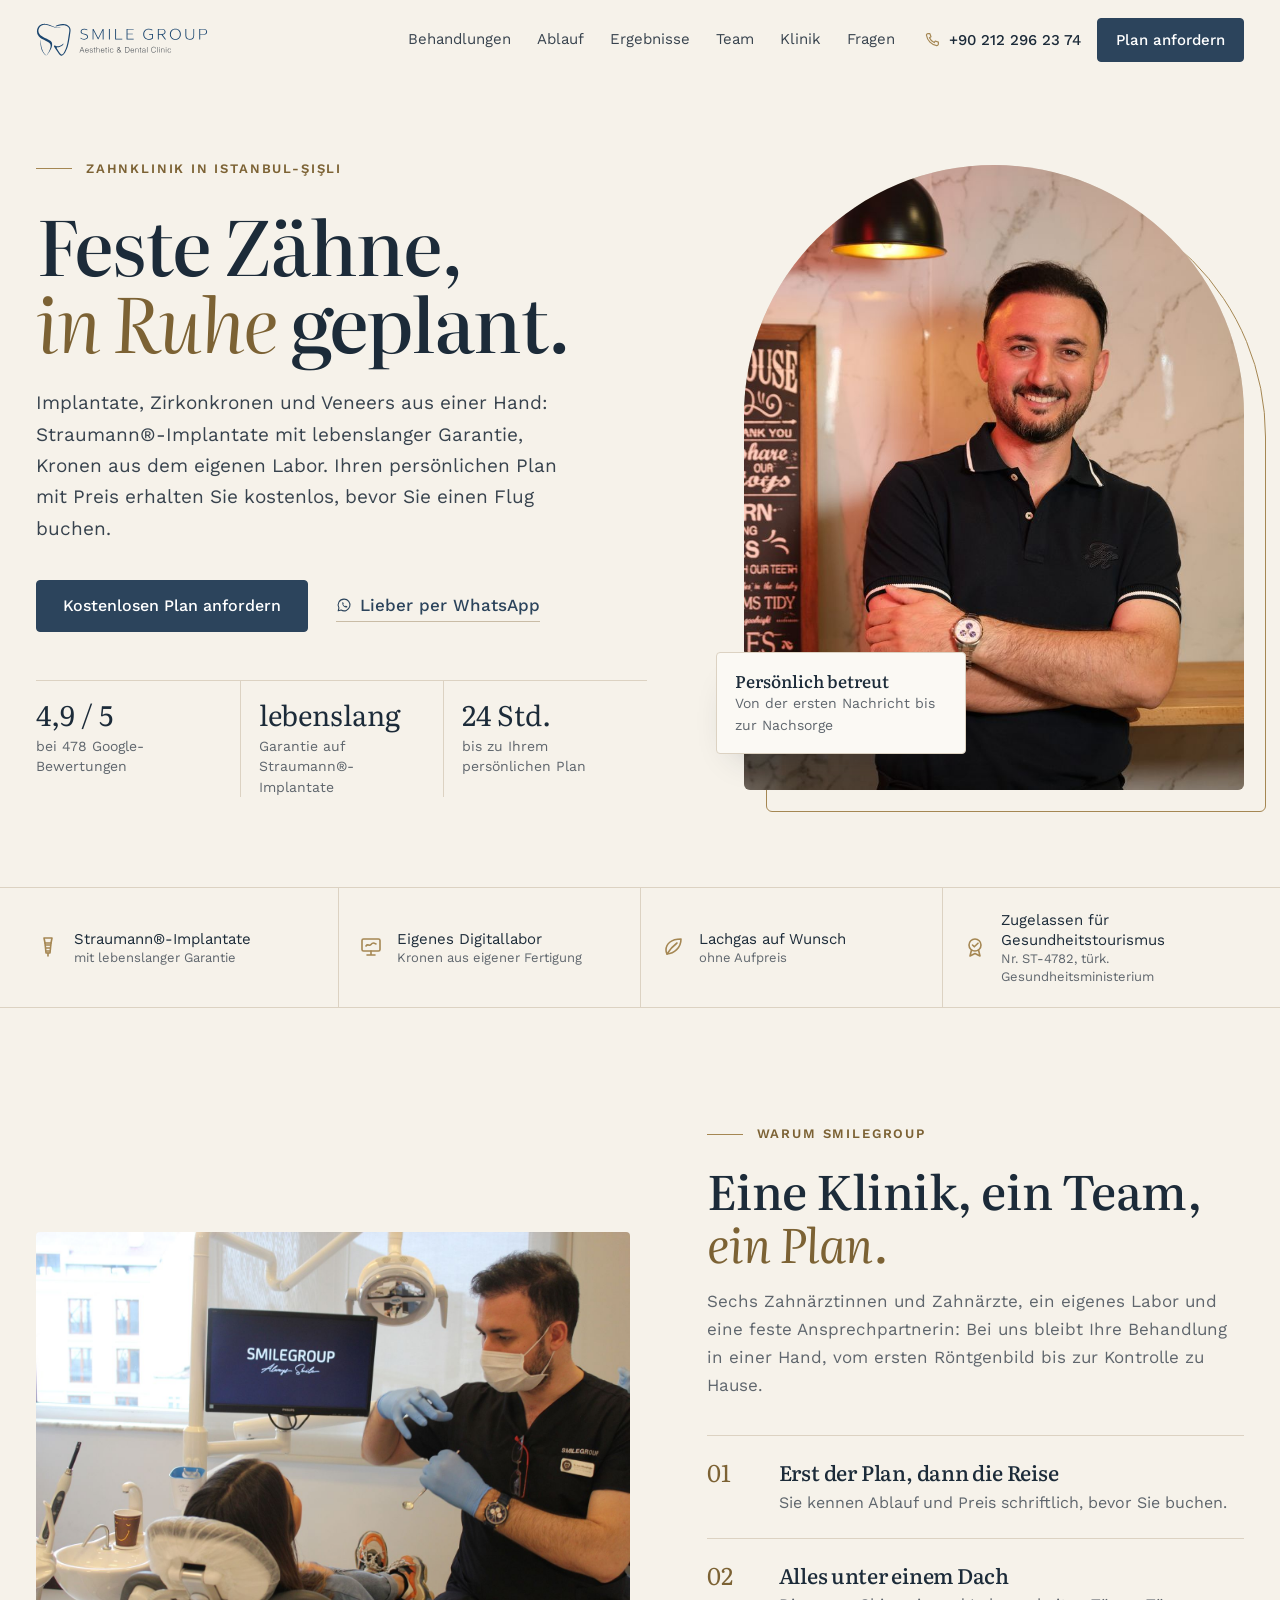
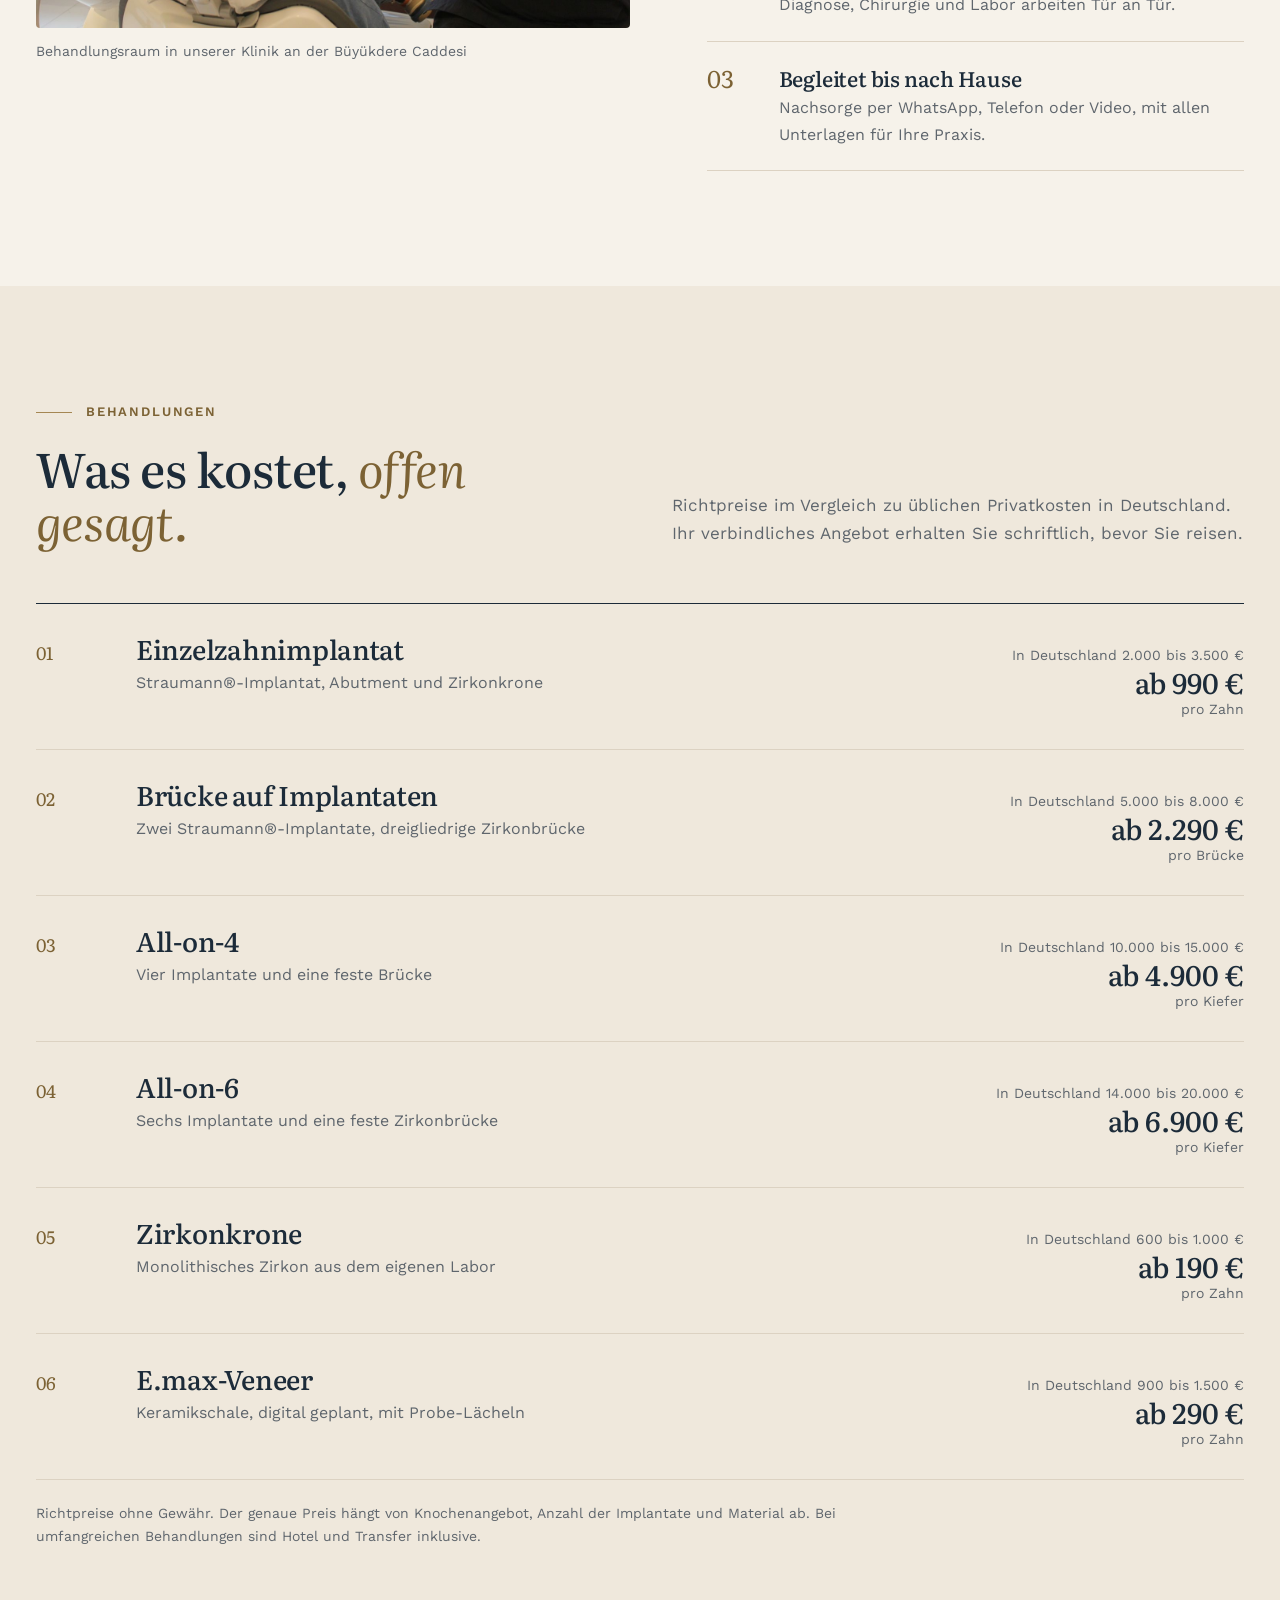
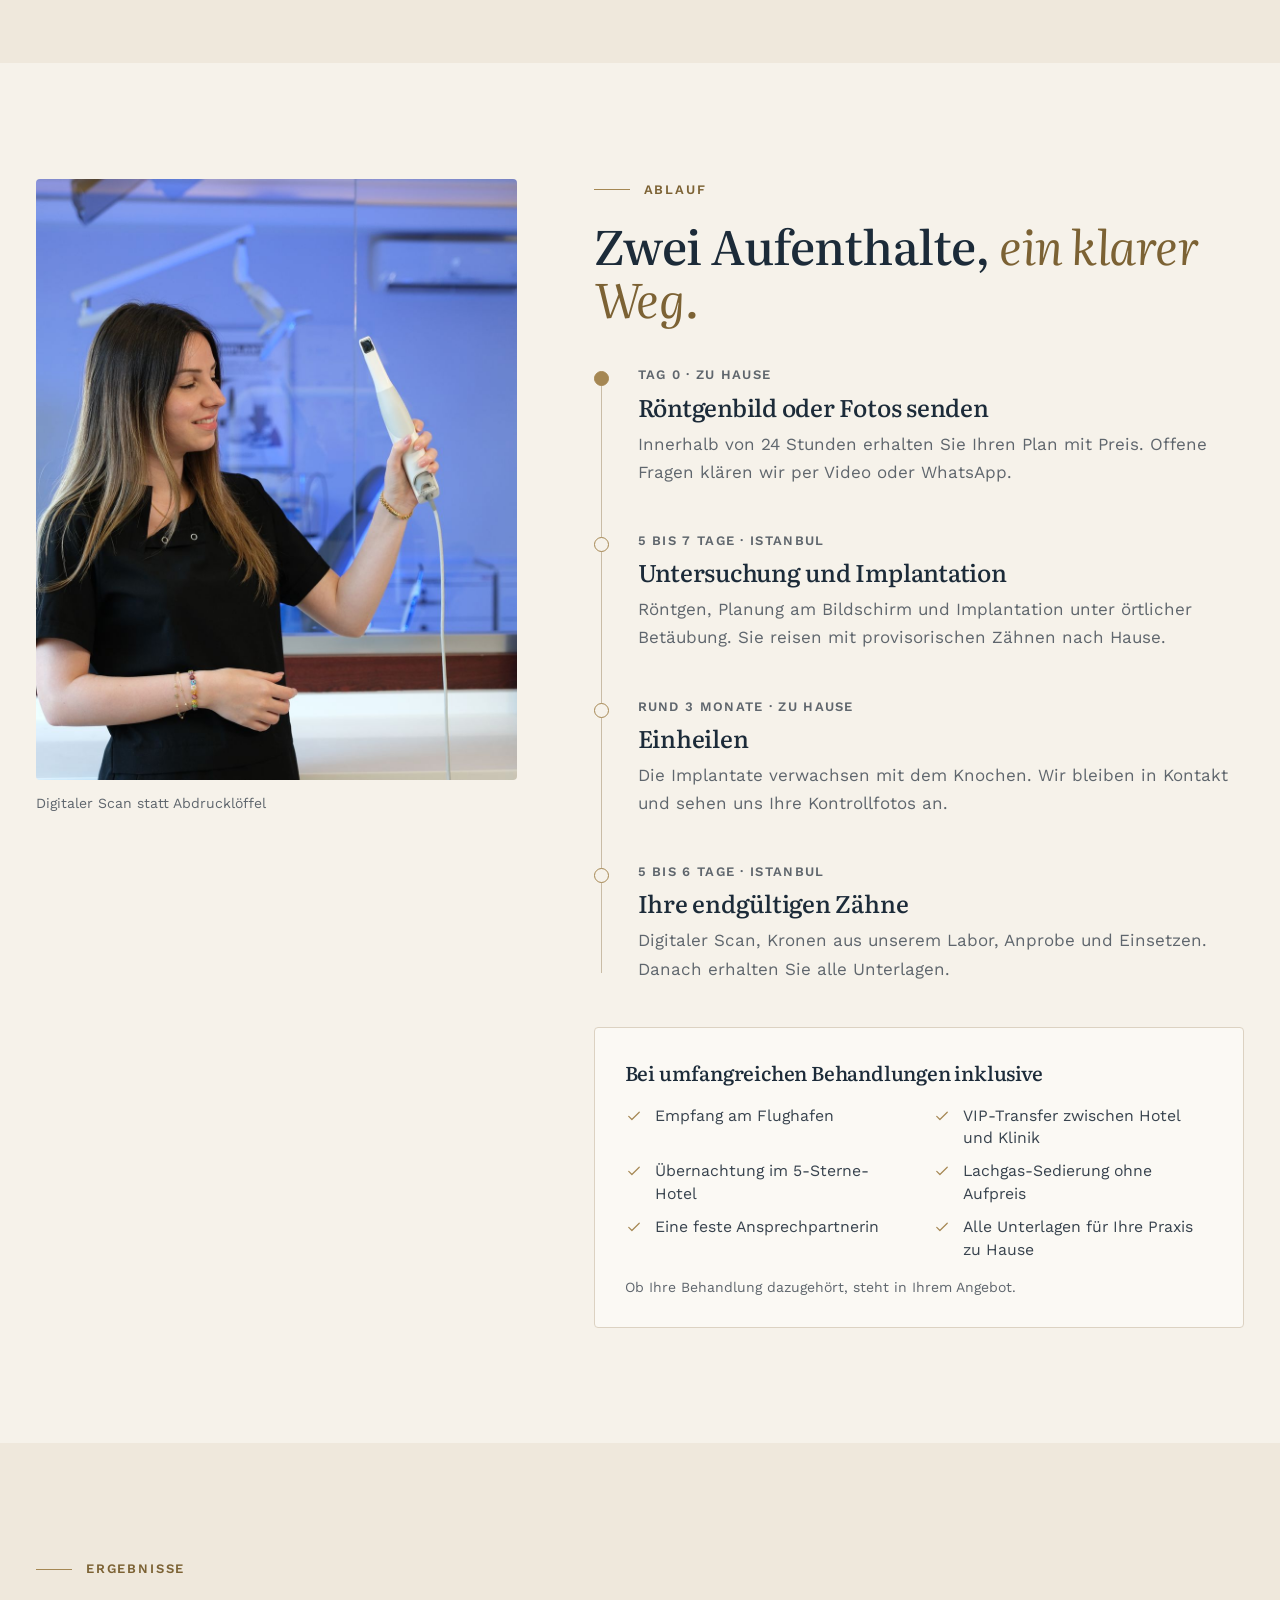
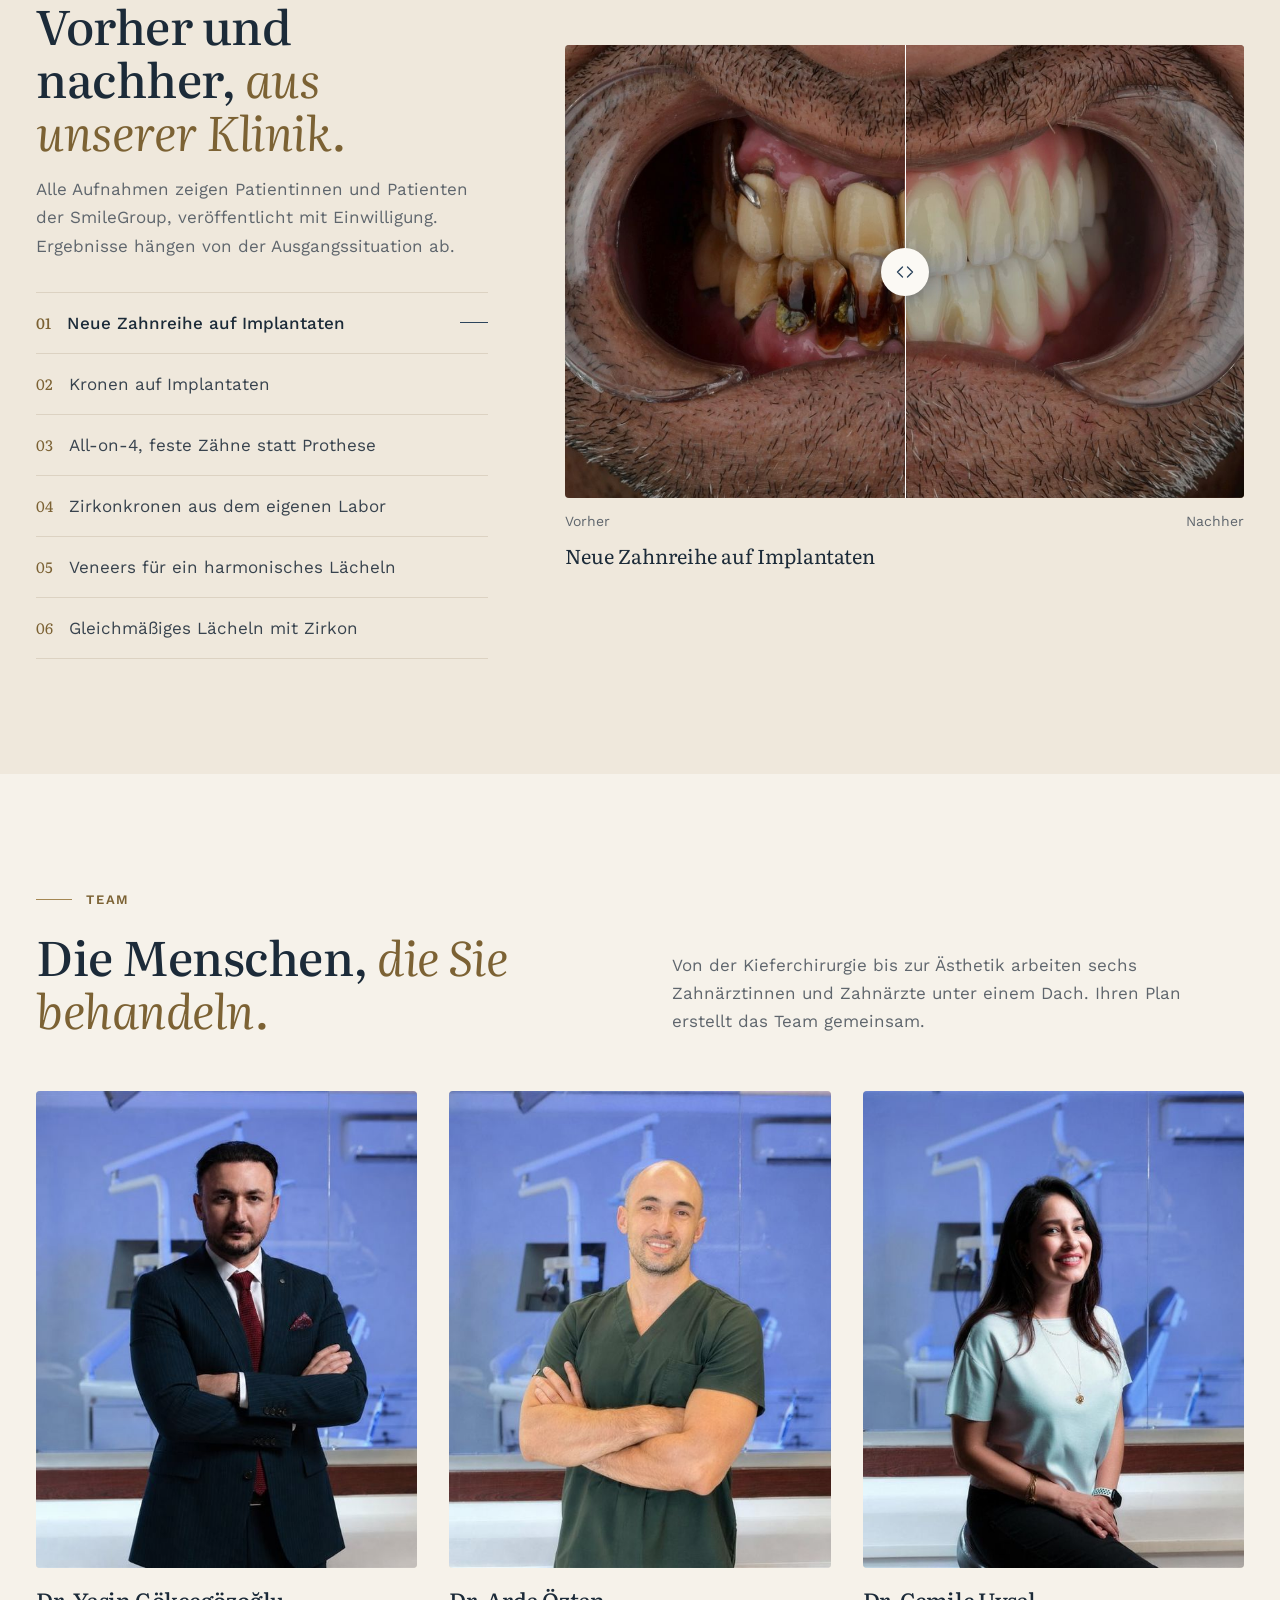
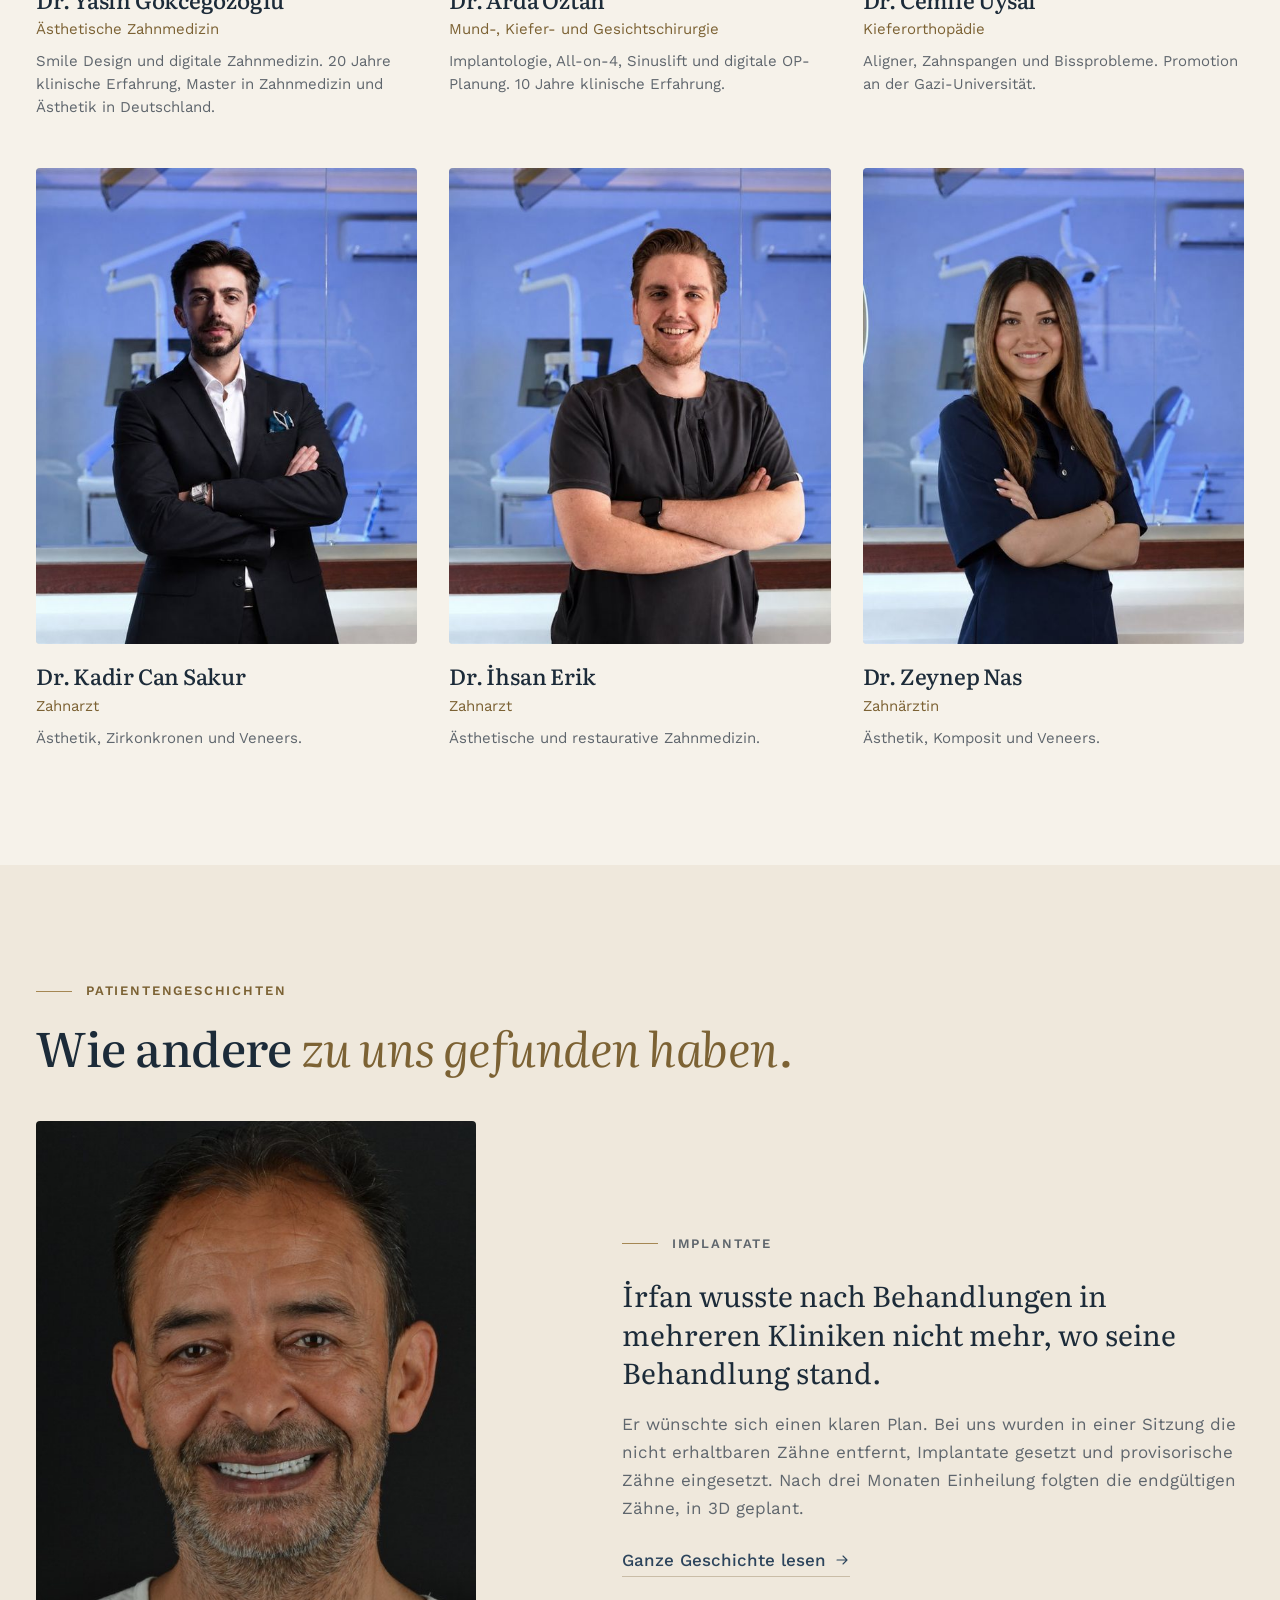
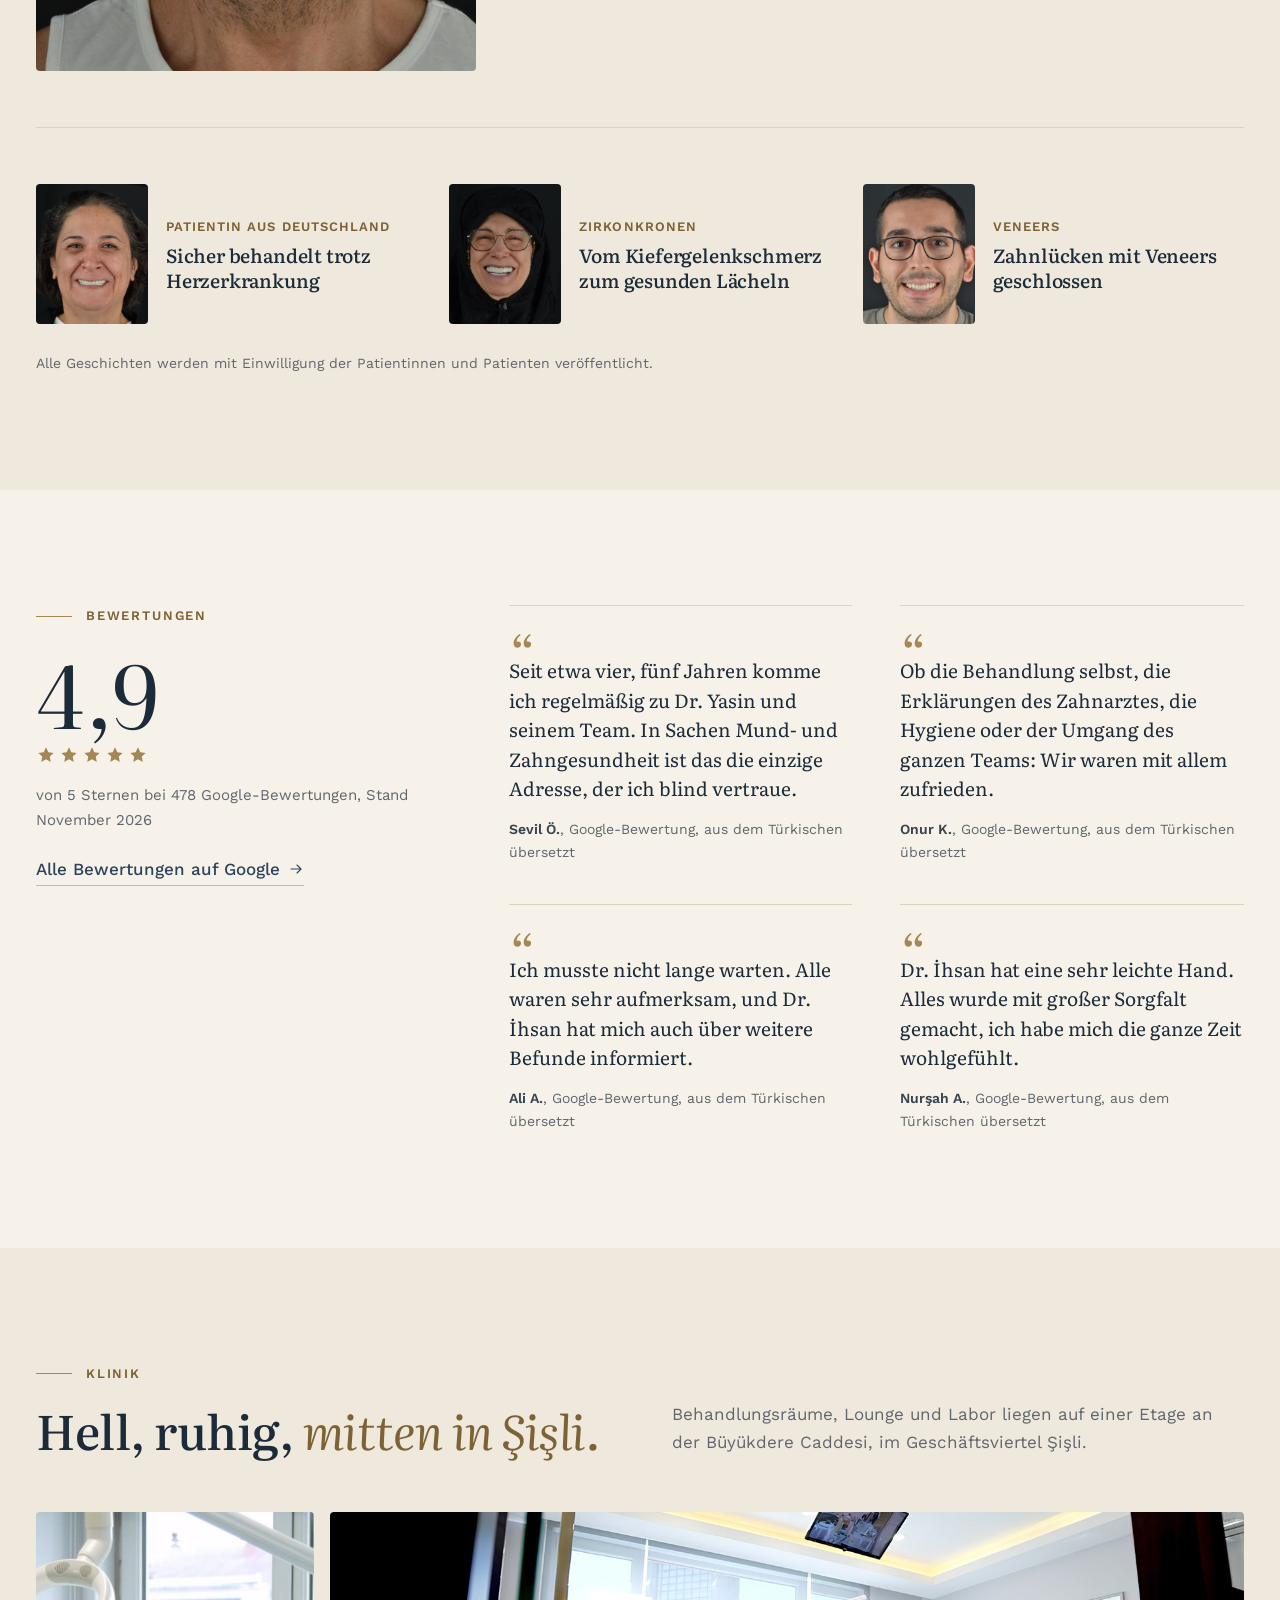
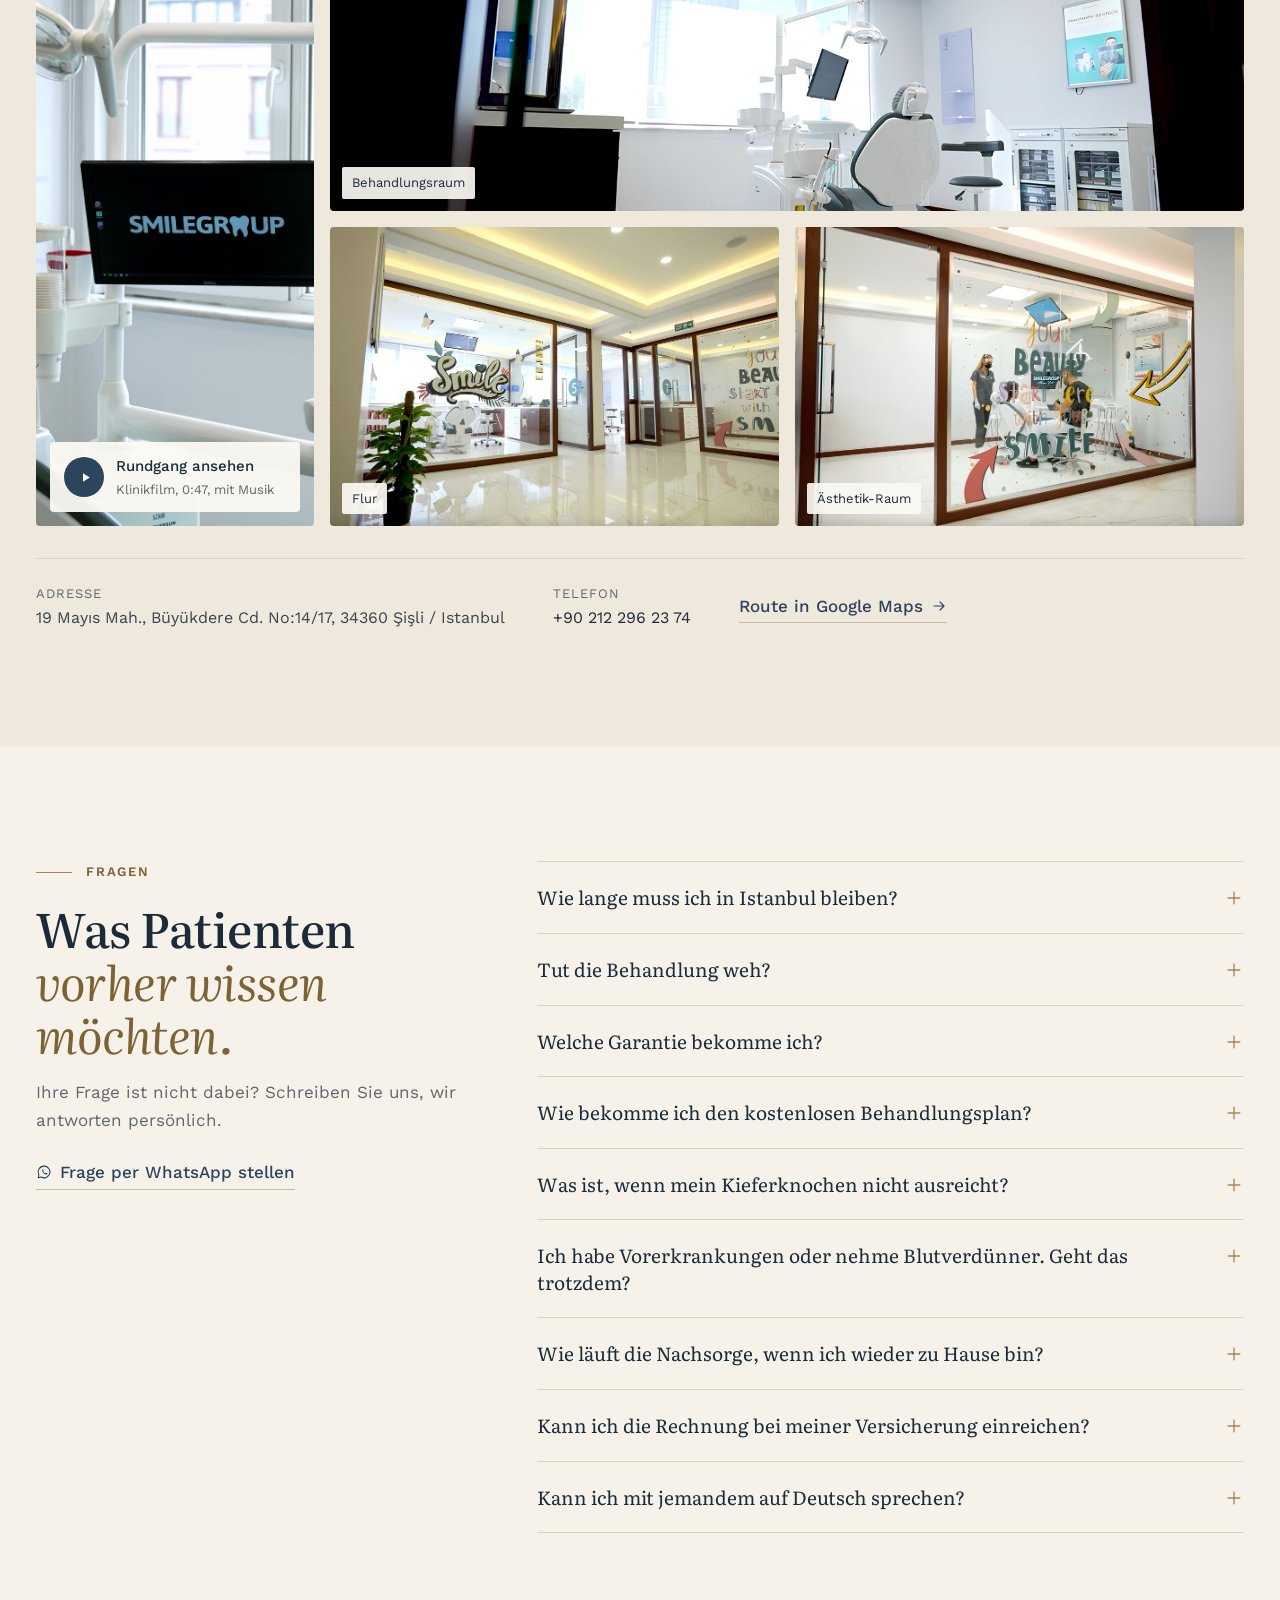
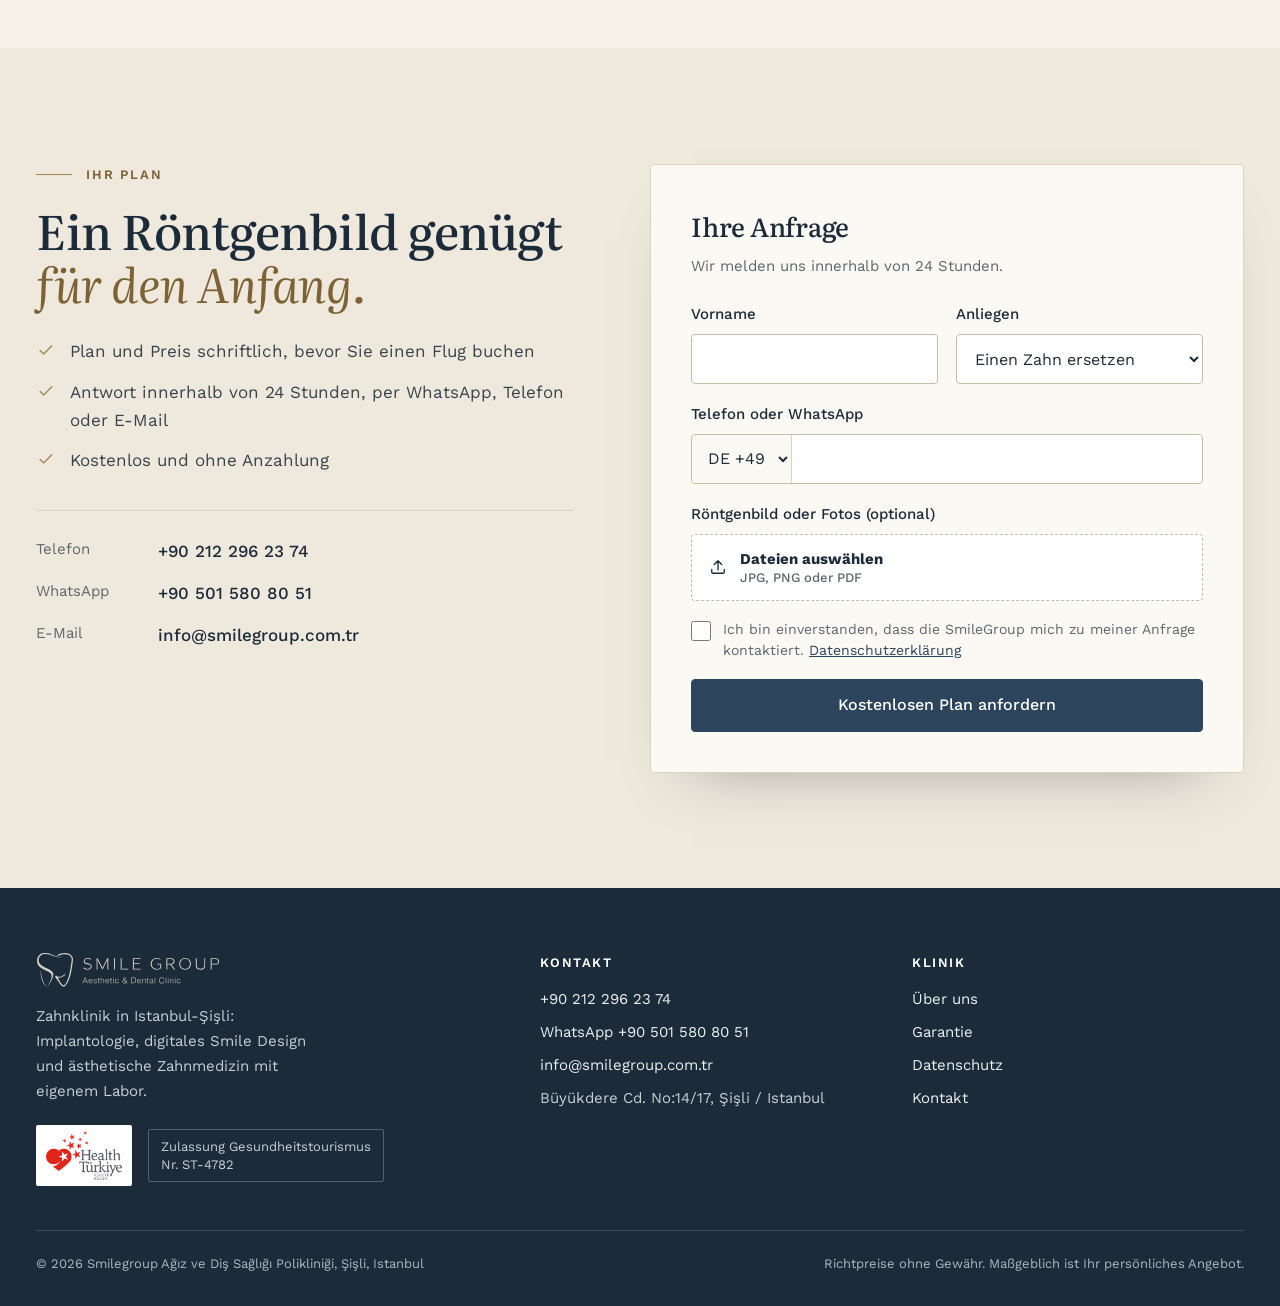
<file: demo-8/index.html>
<!doctype html>
<html lang="de">
<head>
<meta charset="utf-8">
<meta name="viewport" content="width=device-width, initial-scale=1">
<title>Zahnimplantate in Istanbul, in Ruhe geplant | SmileGroup</title>
<meta name="description" content="SmileGroup Zahnklinik in Istanbul-Şişli: Straumann®-Implantate mit lebenslanger Garantie, Zirkonkronen und Veneers aus dem eigenen Labor. Kostenloser Plan mit Preis in 24 Stunden.">
<meta name="robots" content="noindex, nofollow">
<meta name="color-scheme" content="light">
<link rel="icon" href="../demo/assets/img/favicon.svg" type="image/svg+xml">
<link rel="preconnect" href="https://fonts.googleapis.com">
<link rel="preconnect" href="https://fonts.gstatic.com" crossorigin>
<link rel="stylesheet" href="https://fonts.googleapis.com/css2?family=Literata:ital,opsz,wght@0,7..72,400..600;1,7..72,400..500&amp;family=Work+Sans:wght@400;500;600&amp;display=swap">
<link rel="preload" as="image" href="assets/img/held-1200.jpg" imagesrcset="assets/img/held-760.jpg 760w, assets/img/held-1200.jpg 1200w" imagesizes="(max-width: 899px) 92vw, 44vw">
<!-- Demo 8 "Ruhig": Demo 5, 6 ve 7'den çıkarılan özgün, sakin ve editoryal bir yön (8 Kas 2026).
     Yalnız kliniğin gerçek fotoğrafları (smile foto ve smilegroup-galeri-jpeg asıllarından), yapay zekâ görseli yok.
     Fiyatlar örnek (AYAR), öteki demolarla aynı. Ortak görseller ../demo ve ../demo-5 altından. -->
<style>
:root{
  --papier:#F6F2EA; --papier-2:#EFE8DC; --karte:#FBF9F4;
  --tinte:#1C2B39; --text:#38434E; --leise:#5F666D; --linie:#DCD2C2; --linie-2:#C9BCA6;
  --navy:#2C445C; --navy-2:#22374B; --gold:#A58753; --gold-text:#7C6234;
  --fehler:#A3382A;
  --serif:'Literata',Georgia,'Times New Roman',serif;
  --sans:'Work Sans','Helvetica Neue',Arial,sans-serif;
  --r:4px;
}
*,*::before,*::after{box-sizing:border-box}
[hidden]{display:none!important}
html{-webkit-text-size-adjust:100%;scroll-padding-top:92px}
@media (prefers-reduced-motion:no-preference){html{scroll-behavior:smooth}}
body{margin:0;background:var(--papier);color:var(--text);font:400 1.0625rem/1.65 var(--sans);overflow-wrap:break-word;-webkit-font-smoothing:antialiased}
img,video{display:block;max-width:100%;height:auto}
a{color:var(--navy)}
h1,h2,h3,p,figure,blockquote,dl,dd{margin:0}
h1,h2,h3{font-family:var(--serif);font-weight:500;color:var(--tinte);letter-spacing:-.01em;-webkit-hyphens:auto;hyphens:auto}
h1 em,h2 em{font-style:italic;font-weight:400;color:var(--gold-text)}
ul,ol{margin:0;padding:0;list-style:none}
button,input,select{font:inherit}
.wrap{width:min(100% - 32px,1240px);margin-inline:auto}
@media (min-width:768px){.wrap{width:min(100% - 72px,1240px)}}
.ico{width:20px;height:20px;flex:none;fill:none;stroke:currentColor;stroke-width:1.6;stroke-linecap:round;stroke-linejoin:round}
.ico--voll{fill:currentColor;stroke:none}
.sr{position:absolute;width:1px;height:1px;overflow:hidden;clip:rect(0 0 0 0);white-space:nowrap}
.sprung{position:absolute;left:16px;top:-80px;z-index:70;background:var(--navy);color:#fff;padding:10px 16px}
.sprung:focus{top:12px}
:focus-visible{outline:2px solid var(--navy);outline-offset:3px}
.ueberzeile{display:flex;align-items:center;gap:14px;color:var(--gold-text);font-size:.8125rem;font-weight:600;letter-spacing:.14em;text-transform:uppercase}
.ueberzeile::before{content:"";width:36px;height:1px;background:var(--gold)}
.h2{font-size:clamp(2rem,1.45rem + 1.9vw,3rem);line-height:1.12}
.einleitung{max-width:36rem;margin-top:18px;color:var(--leise)}
.abschnitt{padding:clamp(72px,9vw,128px) 0}
.abschnitt--2{background:var(--papier-2)}

/* Düğmeler */
.knopf{display:inline-flex;align-items:center;justify-content:center;gap:10px;min-height:52px;padding:12px 26px;border:1px solid var(--navy);border-radius:var(--r);background:var(--navy);color:#fff;font-weight:500;font-size:1rem;text-decoration:none;cursor:pointer;transition:background-color .25s,border-color .25s}
.knopf:hover{background:var(--navy-2);border-color:var(--navy-2)}
.knopf--rand{background:transparent;color:var(--navy)}
.knopf--rand:hover{background:var(--navy);color:#fff}
.knopf--klein{min-height:44px;padding:8px 18px;font-size:.9375rem}
.knopf .ico{width:18px;height:18px}
.textlink{display:inline-flex;align-items:center;gap:8px;color:var(--navy);font-weight:500;text-decoration:none;border-bottom:1px solid var(--linie-2);padding-bottom:2px;transition:border-color .25s}
.textlink:hover{border-bottom-color:var(--navy)}
.textlink .ico{width:16px;height:16px}

/* Başlık */
.kopf{position:sticky;top:0;z-index:40;background:rgba(246,242,234,.94);-webkit-backdrop-filter:blur(10px);backdrop-filter:blur(10px);border-bottom:1px solid transparent;transition:border-color .3s}
.kopf.fest{border-bottom-color:var(--linie)}
.kopf__innen{display:flex;align-items:center;gap:28px;min-height:80px}
.kopf__logo img{width:172px}
.kopf__nav{display:flex;gap:26px;margin-left:auto}
.kopf__nav a{color:var(--text);font-size:.9375rem;text-decoration:none;padding:4px 0;border-bottom:1px solid transparent;transition:border-color .25s,color .25s}
.kopf__nav a:hover{color:var(--tinte);border-bottom-color:var(--gold)}
.kopf__rechts{display:flex;align-items:center;gap:16px}
.kopf__tel{display:inline-flex;align-items:center;gap:8px;color:var(--tinte);font-size:.9375rem;font-weight:500;text-decoration:none}
.kopf__tel .ico{width:18px;height:18px;color:var(--gold)}
.kopf__wa{display:none;width:44px;height:44px;place-items:center;border:1px solid var(--linie-2);border-radius:50%;color:var(--navy)}
@media (max-width:1199px){.kopf__tel{display:none}}
@media (max-width:1023px){.kopf__nav{display:none}.kopf__rechts{margin-left:auto}.kopf__wa{display:grid}}
@media (max-width:420px){.kopf__logo img{width:138px}.kopf__innen{gap:12px}.kopf__rechts{gap:8px}.kopf__rechts .knopf{padding:8px 14px}}

/* Giriş */
.held{padding:clamp(40px,6vw,88px) 0 clamp(56px,7vw,96px)}
.held__raster{display:grid;grid-template-columns:minmax(0,1.08fr) minmax(0,.92fr);gap:48px clamp(40px,6vw,96px);align-items:center}
.held h1{margin-top:26px;font-size:clamp(2.75rem,1.6rem + 3.9vw,4.75rem);line-height:1.02;letter-spacing:-.025em}
.held__lead{max-width:33rem;margin-top:28px;font-size:1.1875rem;line-height:1.65}
.held__aktionen{display:flex;flex-wrap:wrap;align-items:center;gap:16px 28px;margin-top:36px}
.held__fakten{display:grid;grid-template-columns:repeat(3,minmax(0,1fr));margin-top:48px;border-top:1px solid var(--linie)}
.held__fakten div{padding:18px 18px 0 0}
.held__fakten div + div{padding-left:18px;border-left:1px solid var(--linie)}
.held__fakten dt{font-family:var(--serif);font-size:1.75rem;line-height:1.1;color:var(--tinte)}
.held__fakten dd{margin-top:6px;color:var(--leise);font-size:.875rem;line-height:1.45}
.held__bild{position:relative;margin:0;justify-self:end;width:min(100%,500px)}
.held__bild::before{content:"";position:absolute;inset:22px -22px -22px 22px;border:1px solid var(--gold);border-radius:250px 250px 6px 6px;pointer-events:none}
.held__bild img{position:relative;width:100%;aspect-ratio:4/5;object-fit:cover;object-position:50% 30%;border-radius:250px 250px 6px 6px;background:#DDD3C3}
.held__bild figcaption{position:absolute;left:-28px;bottom:36px;max-width:250px;padding:16px 18px;background:var(--karte);border:1px solid var(--linie);border-radius:var(--r);box-shadow:0 18px 40px -26px rgba(28,43,57,.45);color:var(--tinte);font-size:.9375rem;line-height:1.45}
.held__bild figcaption b{display:block;font-family:var(--serif);font-weight:500;font-size:1.0625rem}
.held__bild figcaption span{color:var(--leise);font-size:.875rem}

.leiste{border-block:1px solid var(--linie)}
.leiste ul{display:grid;grid-template-columns:repeat(4,minmax(0,1fr))}
.leiste li{display:flex;align-items:center;gap:14px;padding:22px 20px;color:var(--tinte);font-size:.9375rem;line-height:1.35}
.leiste li + li{border-left:1px solid var(--linie)}
.leiste li:first-child{padding-left:0}
.leiste .ico{width:24px;height:24px;color:var(--gold)}
.leiste small{display:block;color:var(--leise);font-size:.8125rem}

/* Tanıtım */
.einblick{display:grid;grid-template-columns:minmax(0,1.05fr) minmax(0,.95fr);gap:48px clamp(40px,6vw,96px);align-items:center}
.einblick figure img{width:100%;aspect-ratio:3/2;object-fit:cover;border-radius:var(--r)}
.unterschrift{margin-top:12px;color:var(--leise);font-size:.875rem}
.grundsaetze{margin-top:36px;border-top:1px solid var(--linie)}
.grundsaetze li{display:grid;grid-template-columns:56px minmax(0,1fr);gap:16px;padding:22px 0;border-bottom:1px solid var(--linie)}
.grundsaetze b{font-family:var(--serif);font-weight:400;font-size:1.5rem;color:var(--gold-text);line-height:1.2}
.grundsaetze h3{font-size:1.3125rem;line-height:1.3}
.grundsaetze p{margin-top:4px;color:var(--leise);font-size:1rem}

/* Tedaviler ve fiyatlar */
.kopf-zeile{display:grid;grid-template-columns:minmax(0,1fr) minmax(0,1fr);gap:24px 64px;align-items:end;margin-bottom:clamp(36px,5vw,56px)}
.kopf-zeile .einleitung{margin-top:0;justify-self:end}
.menue{border-top:1px solid var(--tinte)}
.menue li{display:grid;grid-template-columns:72px minmax(0,1.3fr) minmax(0,1fr);gap:16px 28px;align-items:baseline;padding:28px 0;border-bottom:1px solid var(--linie)}
.menue__nr{font-family:var(--serif);font-size:1.125rem;color:var(--gold-text)}
.menue h3{font-size:clamp(1.375rem,1.2rem + .6vw,1.75rem);line-height:1.2}
.menue__detail{margin-top:6px;color:var(--leise);font-size:1rem}
.menue__preis{display:grid;justify-items:end;text-align:right}
.menue__preis strong{font-family:var(--serif);font-weight:500;font-size:1.75rem;color:var(--tinte);line-height:1.1}
.menue__preis small{color:var(--leise);font-size:.875rem}
.menue__de{color:var(--leise);font-size:.875rem}
.fussnote{margin-top:22px;max-width:52rem;color:var(--leise);font-size:.875rem}

/* Süreç */
.ablauf{display:grid;grid-template-columns:minmax(0,.85fr) minmax(0,1.15fr);gap:48px clamp(40px,6vw,96px);align-items:start}
.ablauf__bild{position:sticky;top:116px;margin:0}
.ablauf__bild img{width:100%;aspect-ratio:4/5;object-fit:cover;border-radius:var(--r)}
.zeitleiste{position:relative;margin-top:40px}
.zeitleiste::before{content:"";position:absolute;left:7px;top:10px;bottom:10px;width:1px;background:var(--linie-2)}
.zeitleiste li{position:relative;padding:0 0 36px 44px}
.zeitleiste li:last-child{padding-bottom:0}
.zeitleiste li::before{content:"";position:absolute;left:0;top:7px;width:15px;height:15px;border:1px solid var(--gold);border-radius:50%;background:var(--papier)}
.zeitleiste li:first-child::before{background:var(--gold)}
.zeitleiste__wann{color:var(--gold-text);font-size:.8125rem;font-weight:600;letter-spacing:.1em;text-transform:uppercase}
.zeitleiste h3{margin-top:6px;font-size:1.5rem;line-height:1.25}
.zeitleiste p{margin-top:8px;color:var(--leise)}
.inklusive{margin-top:44px;padding:28px 30px;background:var(--karte);border:1px solid var(--linie);border-radius:var(--r)}
.inklusive h3{font-size:1.25rem}
.inklusive ul{display:grid;grid-template-columns:1fr 1fr;gap:10px 28px;margin-top:16px}
.inklusive li{display:grid;grid-template-columns:20px minmax(0,1fr);gap:10px;font-size:.9875rem;line-height:1.45}
.inklusive .ico{width:18px;height:18px;margin-top:2px;color:var(--gold)}
.inklusive p{margin-top:14px;color:var(--leise);font-size:.875rem}

/* Sonuçlar */
.ergebnis{display:grid;grid-template-columns:minmax(0,.8fr) minmax(0,1.2fr);gap:40px clamp(40px,6vw,88px);align-items:center}
.faelle{margin-top:32px;border-top:1px solid var(--linie)}
.faelle button{display:flex;align-items:baseline;gap:16px;width:100%;padding:16px 0;border:0;border-bottom:1px solid var(--linie);background:none;color:var(--text);text-align:left;cursor:pointer;transition:color .2s}
.faelle button span{font-family:var(--serif);color:var(--gold-text);font-size:.9375rem}
.faelle button:hover{color:var(--tinte)}
.faelle button[aria-pressed="true"]{color:var(--tinte);font-weight:500}
.faelle button[aria-pressed="true"]::after{content:"";margin-left:auto;width:28px;height:1px;background:var(--navy);align-self:center}
.vn{position:relative;aspect-ratio:3/2;border-radius:var(--r);overflow:hidden;background:#D9D1C4;--pos:50%;touch-action:pan-y}
.vn img{position:absolute;inset:0;width:100%;height:100%;object-fit:cover}
.vn__nach{clip-path:inset(0 0 0 var(--pos))}
.vn__linie{position:absolute;top:0;bottom:0;left:var(--pos);width:1px;background:#fff;pointer-events:none}
.vn__griff{position:absolute;top:50%;left:var(--pos);width:48px;height:48px;margin:-24px 0 0 -24px;display:grid;place-items:center;border-radius:50%;background:var(--karte);color:var(--navy);box-shadow:0 6px 18px rgba(28,43,57,.3);pointer-events:none}
.vn input{position:absolute;inset:0;width:100%;height:100%;margin:0;opacity:0;cursor:ew-resize}
.vn input:focus-visible ~ .vn__griff{outline:2px solid var(--navy);outline-offset:3px}
.vn-legende{display:flex;justify-content:space-between;margin-top:12px;color:var(--leise);font-size:.875rem}
.vn-titel{margin-top:6px;font-family:var(--serif);font-size:1.25rem;color:var(--tinte)}

/* Ekip */
.aerzte{display:grid;grid-template-columns:repeat(3,minmax(0,1fr));gap:48px 32px}
.arzt img{width:100%;aspect-ratio:4/5;object-fit:cover;object-position:50% 18%;border-radius:var(--r);background:#D9D1C4;filter:saturate(.92)}
.arzt h3{margin-top:18px;font-size:1.375rem;line-height:1.25}
.arzt__rolle{margin-top:4px;color:var(--gold-text);font-size:.9375rem}
.arzt__fokus{margin-top:8px;color:var(--leise);font-size:.9375rem;line-height:1.55}

/* Hikâyeler */
.geschichte-gross{display:grid;grid-template-columns:minmax(0,.9fr) minmax(0,1.1fr);gap:40px clamp(40px,6vw,88px);align-items:center;padding-bottom:56px;border-bottom:1px solid var(--linie)}
.geschichte-gross img{width:100%;aspect-ratio:4/5;object-fit:cover;border-radius:var(--r);max-width:440px}
.geschichte-gross blockquote{margin-top:22px;font-family:var(--serif);font-size:clamp(1.375rem,1.15rem + .8vw,1.875rem);line-height:1.35;color:var(--tinte)}
.geschichte-gross p{margin-top:18px;color:var(--leise)}
.geschichte-gross .textlink{margin-top:24px}
.geschichten-klein{display:grid;grid-template-columns:repeat(3,minmax(0,1fr));gap:32px;margin-top:56px}
.geschichten-klein a{display:grid;grid-template-columns:112px minmax(0,1fr);gap:18px;align-items:center;color:var(--text);text-decoration:none}
.geschichten-klein img{width:112px;aspect-ratio:4/5;object-fit:cover;border-radius:var(--r)}
.geschichten-klein span{display:block;color:var(--gold-text);font-size:.8125rem;font-weight:600;letter-spacing:.08em;text-transform:uppercase}
.geschichten-klein h3{margin-top:6px;font-size:1.1875rem;line-height:1.3}
.geschichten-klein a:hover h3{text-decoration:underline;text-decoration-color:var(--gold);text-underline-offset:4px}
.einwilligung{margin-top:28px;color:var(--leise);font-size:.875rem}

/* Yorumlar */
.stimmen{display:grid;grid-template-columns:minmax(0,.7fr) minmax(0,1.3fr);gap:48px clamp(40px,6vw,96px)}
.stimmen__zahl{margin-top:22px;font-family:var(--serif);font-size:clamp(4rem,3rem + 3vw,5.5rem);line-height:1;color:var(--tinte)}
.sterne{display:inline-flex;gap:3px;margin-top:10px;color:var(--gold)}
.sterne .ico{width:20px;height:20px}
.stimmen__quelle{margin-top:10px;color:var(--leise);font-size:.9375rem}
.stimmen .textlink{margin-top:22px}
.zitate{display:grid;grid-template-columns:1fr 1fr;gap:40px 48px}
.zitat{padding-top:20px;border-top:1px solid var(--linie)}
.zitat blockquote{font-family:var(--serif);font-size:1.1875rem;line-height:1.55;color:var(--tinte)}
.zitat blockquote::before{content:"\201C";display:block;height:30px;font-size:3.25rem;line-height:1;color:var(--gold)}
.zitat figcaption{margin-top:14px;color:var(--leise);font-size:.875rem}
.zitat figcaption b{color:var(--text);font-weight:600}

/* Klinik */
.klinik{display:grid;grid-template-columns:minmax(0,.62fr) repeat(2,minmax(0,1fr));grid-template-rows:repeat(2,minmax(0,1fr));gap:16px;height:clamp(480px,48vw,640px)}
.klinik figure{position:relative;overflow:hidden;border-radius:var(--r);background:#D9D1C4}
.klinik img,.klinik video{width:100%;height:100%;object-fit:cover}
.klinik__film{grid-row:1/span 2}
.klinik__breit{grid-column:2/span 2}
.klinik figcaption{position:absolute;left:12px;bottom:12px;padding:5px 10px;border-radius:2px;background:rgba(251,249,244,.92);color:var(--tinte);font-size:.8125rem}
.klinik__play{position:absolute;inset:auto 14px 14px 14px;display:flex;align-items:center;gap:12px;padding:12px 14px;border:0;border-radius:var(--r);background:rgba(251,249,244,.95);color:var(--tinte);font-size:.9375rem;font-weight:500;text-align:left;cursor:pointer}
.klinik__play small{display:block;color:var(--leise);font-size:.8125rem;font-weight:400}
.klinik__play .kreis{width:40px;height:40px;flex:none;display:grid;place-items:center;border-radius:50%;background:var(--navy);color:#fff}
.klinik__play .ico{width:15px;height:15px;margin-left:2px}
.klinik__film.laeuft .klinik__play{display:none}
.klinik__film.laeuft video{object-fit:contain;background:#141C24}
.adresse{display:flex;flex-wrap:wrap;align-items:center;gap:16px 48px;margin-top:32px;padding-top:24px;border-top:1px solid var(--linie)}
.adresse div{display:grid;font-size:1rem}
.adresse span{color:var(--leise);font-size:.8125rem;letter-spacing:.08em;text-transform:uppercase}
.adresse a:not(.textlink){color:var(--tinte);text-decoration:none}

/* SSS */
.fragen{display:grid;grid-template-columns:minmax(0,.75fr) minmax(0,1.25fr);gap:40px clamp(40px,6vw,96px);align-items:start}
.fragen__links .textlink{margin-top:24px}
.fragen details{border-top:1px solid var(--linie)}
.fragen details:last-child{border-bottom:1px solid var(--linie)}
.fragen summary{display:flex;justify-content:space-between;align-items:flex-start;gap:20px;padding:22px 0;cursor:pointer;list-style:none;font-family:var(--serif);font-size:1.1875rem;line-height:1.4;color:var(--tinte)}
.fragen summary::-webkit-details-marker{display:none}
.fragen summary .ico{margin-top:4px;color:var(--gold);transition:transform .25s}
.fragen details[open] summary .ico{transform:rotate(45deg)}
.fragen details p{padding:0 40px 24px 0;color:var(--leise)}

/* Başvuru */
.anfrage{display:grid;grid-template-columns:minmax(0,.95fr) minmax(0,1.05fr);gap:48px clamp(40px,6vw,96px);align-items:start}
.haken-liste{display:grid;gap:12px;margin-top:28px}
.haken-liste li{display:grid;grid-template-columns:22px minmax(0,1fr);gap:12px}
.haken-liste .ico{margin-top:3px;color:var(--gold)}
.kontakt{display:grid;gap:14px;margin-top:36px;padding-top:26px;border-top:1px solid var(--linie)}
.kontakt div{display:grid;grid-template-columns:110px minmax(0,1fr);gap:12px}
.kontakt dt{color:var(--leise);font-size:.9375rem}
.kontakt a{color:var(--tinte);text-decoration:none;font-weight:500}
.formular{padding:clamp(24px,3.4vw,40px);background:var(--karte);border:1px solid var(--linie);border-radius:var(--r);box-shadow:0 30px 60px -44px rgba(28,43,57,.5)}
.formular h3{font-size:1.625rem}
.formular > p{margin-top:6px;color:var(--leise);font-size:.9375rem}
.formular form{display:grid;gap:18px;margin-top:24px}
.zwei{display:grid;grid-template-columns:1fr 1fr;gap:18px}
.feld{display:grid;grid-template-columns:minmax(0,1fr);align-content:start;gap:7px}
.feld label,.feld .label{color:var(--tinte);font-size:.9375rem;font-weight:500}
.feld input,.feld select{width:100%;min-height:50px;padding:10px 14px;border:1px solid var(--linie-2);border-radius:var(--r);background:#fff;color:var(--tinte);font-size:1rem}
.feld input:focus,.feld select:focus,.tel:focus-within{outline:none;border-color:var(--navy);box-shadow:0 0 0 3px rgba(44,68,92,.14)}
.tel{display:grid;grid-template-columns:auto minmax(0,1fr);border:1px solid var(--linie-2);border-radius:var(--r);background:#fff}
.tel select{width:auto;min-height:48px;padding:0 10px 0 12px;border:0;border-right:1px solid var(--linie);border-radius:var(--r) 0 0 var(--r);background:var(--karte)}
.tel input{min-height:48px;border:0}
.tel select:focus,.tel input:focus{box-shadow:none}
.datei{display:flex;align-items:center;gap:12px;padding:14px 16px;border:1px dashed var(--linie-2);border-radius:var(--r);background:#fff;color:var(--navy);cursor:pointer}
.datei:hover{border-color:var(--navy)}
.datei input{position:absolute;width:1px;height:1px;opacity:0}
.datei span{display:grid;line-height:1.35}
.datei small{color:var(--leise);font-size:.8125rem}
.datei:focus-within{outline:2px solid var(--navy);outline-offset:2px}
.einverstaendnis{display:grid;grid-template-columns:22px minmax(0,1fr);gap:10px;color:var(--leise);font-size:.875rem;line-height:1.5}
.einverstaendnis input{width:20px;height:20px;margin:2px 0 0;accent-color:var(--navy)}
.feld__fehler{display:none;color:var(--fehler);font-size:.875rem}
.feld--fehler input,.feld--fehler .tel{border-color:var(--fehler)}
.feld--fehler .feld__fehler{display:block}
.einverstaendnis.fehler{color:var(--fehler)}
.formular .knopf{width:100%}
.danke{display:grid;justify-items:start;gap:12px}
.danke h3{font-size:1.75rem}
.danke p{color:var(--leise)}

/* Alt bilgi */
.fuss{background:var(--tinte);color:#C9CFD5;padding:64px 0 32px;font-size:.9375rem}
.fuss a{color:#EDEFF1;text-decoration:none}
.fuss a:hover{text-decoration:underline}
.fuss__raster{display:grid;grid-template-columns:1.4fr 1fr 1fr;gap:40px}
.fuss__logo{width:184px}
.fuss__raster p{margin-top:16px;max-width:30ch}
.fuss h2{margin:0 0 14px;font-family:var(--sans);font-size:.8125rem;font-weight:600;letter-spacing:.12em;text-transform:uppercase;color:#fff}
.fuss ul{display:grid;gap:8px}
.fuss__siegel{display:flex;flex-wrap:wrap;align-items:center;gap:16px;margin-top:22px}
.fuss__siegel img{width:96px;padding:6px 10px;border-radius:2px;background:#fff}
.fuss__siegel span{padding:8px 12px;border:1px solid rgba(255,255,255,.25);border-radius:2px;font-size:.8125rem;line-height:1.35}
.fuss__unten{display:flex;flex-wrap:wrap;justify-content:space-between;gap:10px;margin-top:44px;padding-top:22px;border-top:1px solid rgba(255,255,255,.14);font-size:.8125rem;color:#AEB7C0}

/* Beliriş */
@media (prefers-reduced-motion:no-preference){
  .js .ein{opacity:0;transform:translateY(16px);transition:opacity .8s ease,transform .8s ease}
  .js .ein.da{opacity:1;transform:none}
}

/* Duyarlı */
@media (max-width:1023px){
  .leiste ul{grid-template-columns:1fr 1fr}
  .leiste li:nth-child(3){padding-left:0;border-left:0}
  .leiste li:nth-child(n+3){border-top:1px solid var(--linie)}
  .aerzte{grid-template-columns:1fr 1fr}
  .geschichten-klein{grid-template-columns:1fr}
}
@media (max-width:899px){
  .held__raster,.einblick,.ablauf,.ergebnis,.geschichte-gross,.stimmen,.fragen,.anfrage,.kopf-zeile{grid-template-columns:minmax(0,1fr)}
  .held__bild{justify-self:center;width:min(100% - 24px,440px);margin-top:12px}
  .held__bild figcaption{left:-12px}
  .kopf-zeile .einleitung{justify-self:start}
  .ablauf__bild{position:static}
  .ablauf__bild img{aspect-ratio:4/3;object-position:50% 30%}
  .geschichte-gross img{max-width:none;aspect-ratio:4/3;object-position:50% 25%}
  .klinik{grid-template-columns:1fr 1fr;grid-template-rows:auto;height:auto}
  .klinik__film{grid-row:auto;grid-column:1/-1;aspect-ratio:9/16;width:min(100%,320px);justify-self:center}
  .klinik__breit{grid-column:1/-1}
  .klinik figure:not(.klinik__film){aspect-ratio:3/2}
  .fuss__raster{grid-template-columns:1fr 1fr}
}
@media (max-width:639px){
  .held__fakten{grid-template-columns:1fr}
  .held__fakten div,.held__fakten div + div{padding:16px 0;border-left:0;border-bottom:1px solid var(--linie)}
  .leiste ul{grid-template-columns:1fr}
  .leiste li,.leiste li:nth-child(3){padding:16px 0;border-left:0}
  .leiste li + li{border-top:1px solid var(--linie)}
  .menue li{grid-template-columns:44px minmax(0,1fr);gap:8px 14px}
  .menue__preis{grid-column:2;justify-items:start;text-align:left;margin-top:6px}
  .inklusive ul,.zitate,.zwei{grid-template-columns:1fr}
  .aerzte{gap:32px 16px}
  .arzt h3{margin-top:12px;font-size:1.0625rem;-webkit-hyphens:auto;hyphens:auto}
  .arzt__rolle{font-size:.8125rem;line-height:1.4;-webkit-hyphens:auto;hyphens:auto}
  .arzt__fokus{display:none}
  .geschichten-klein a{grid-template-columns:92px minmax(0,1fr)}
  .geschichten-klein img{width:92px}
  .fuss__raster{grid-template-columns:1fr}
  .kontakt div{grid-template-columns:1fr;gap:0}
  .fragen details p{padding-right:0}
}
</style>
</head>
<body>
<svg width="0" height="0" style="position:absolute" aria-hidden="true">
  <symbol id="i-wa" viewBox="0 0 24 24"><path d="M12 3.2a8.8 8.8 0 0 0-7.6 13.2L3.3 20.7l4.4-1.1A8.8 8.8 0 1 0 12 3.2z"/><path d="M9.1 8.2c.2-.4.4-.5.7-.5h.5c.2 0 .4.1.5.4l.7 1.7c.1.2 0 .4-.1.6l-.5.6c-.1.1-.1.3 0 .4.6 1 1.4 1.8 2.4 2.4.1.1.3.1.4 0l.6-.5c.2-.2.4-.2.6-.1l1.7.7c.3.1.4.3.4.5v.5c0 .3-.1.6-.5.7-.6.3-1.5.5-2.8-.1-1.7-.7-3.2-2.2-3.9-3.9-.5-1.3-.4-2.2-.1-2.8z" fill="currentColor" stroke="none"/></symbol>
  <symbol id="i-tel" viewBox="0 0 24 24"><path d="M6.6 3.5h2.6l1.4 4.2-2 1.4a12 12 0 0 0 6.3 6.3l1.4-2 4.2 1.4v2.6a2 2 0 0 1-2.2 2A16.6 16.6 0 0 1 4.6 5.7a2 2 0 0 1 2-2.2z"/></symbol>
  <symbol id="i-pfeil" viewBox="0 0 24 24"><path d="M4.5 12h15M13.5 6l6 6-6 6"/></symbol>
  <symbol id="i-haken" viewBox="0 0 24 24"><path d="M5 12.5l4.2 4.2L19 7"/></symbol>
  <symbol id="i-plus" viewBox="0 0 24 24"><path d="M12 5v14M5 12h14"/></symbol>
  <symbol id="i-beide" viewBox="0 0 24 24"><path d="M9 6l-6 6 6 6M15 6l6 6-6 6"/></symbol>
  <symbol id="i-stern" viewBox="0 0 24 24"><path d="M12 2.8l2.8 5.9 6.4.8-4.7 4.4 1.2 6.4L12 17.2l-5.7 3.1 1.2-6.4L2.8 9.5l6.4-.8z"/></symbol>
  <symbol id="i-play" viewBox="0 0 24 24"><path d="M8 5.2v13.6L18.8 12z"/></symbol>
  <symbol id="i-upload" viewBox="0 0 24 24"><path d="M12 15.5V4.5M7.5 9L12 4.5 16.5 9"/><path d="M4.5 15v3a1.5 1.5 0 0 0 1.5 1.5h12a1.5 1.5 0 0 0 1.5-1.5v-3"/></symbol>
  <symbol id="i-implantat" viewBox="0 0 24 24"><path d="M8 3h8l-1 5H9z"/><path d="M9.5 10h5M10 13h4M10.5 16h3M12 21v-3"/><path d="M9 8l1 10h4l1-10"/></symbol>
  <symbol id="i-labor" viewBox="0 0 24 24"><rect x="3" y="4" width="18" height="12" rx="1.5"/><path d="M8 20h8M12 16v4"/><path d="M7 11c2-3 3 1 5-1.5S15 8 17 9"/></symbol>
  <symbol id="i-blatt" viewBox="0 0 24 24"><path d="M20 4C10 4 5 9 5 15c0 1.6.4 3 1 4 7-.5 14-6 14-15z"/><path d="M6 19c3-5 6-8 10-11"/></symbol>
  <symbol id="i-siegel" viewBox="0 0 24 24"><circle cx="12" cy="10" r="6"/><path d="M9.5 10l1.8 1.8L15 8.2"/><path d="M8.5 15l-1.5 6 5-2.5 5 2.5-1.5-6"/></symbol>
</svg>
<a class="sprung" href="#inhalt">Zum Inhalt springen</a>

<header class="kopf" id="kopf">
  <div class="wrap kopf__innen">
    <a class="kopf__logo" href="#inhalt" aria-label="SmileGroup, zum Seitenanfang"><img src="../demo/assets/img/logo.svg" alt="SmileGroup Aesthetic &amp; Dental Clinic" width="191" height="38"></a>
    <nav class="kopf__nav" aria-label="Seitennavigation"><a href="#behandlungen">Behandlungen</a><a href="#ablauf">Ablauf</a><a href="#ergebnisse">Ergebnisse</a><a href="#team">Team</a><a href="#klinik">Klinik</a><a href="#fragen">Fragen</a></nav>
    <div class="kopf__rechts">
      <a class="kopf__tel" href="tel:+902122962374" data-ereignis="telefon_klick"><svg class="ico"><use href="#i-tel"/></svg>+90 212 296 23 74</a>
      <a class="kopf__wa" href="https://wa.me/905015808051" data-wa data-ereignis="whatsapp_klick" data-detail="kopf" aria-label="Per WhatsApp schreiben"><svg class="ico"><use href="#i-wa"/></svg></a>
      <a class="knopf knopf--klein" href="#anfrage" data-ereignis="plan_klick" data-detail="kopf">Plan anfordern</a>
    </div>
  </div>
</header>

<main id="inhalt">
<section class="held" aria-labelledby="held-titel">
  <div class="wrap held__raster">
    <div class="held__text">
      <p class="ueberzeile">Zahnklinik in Istanbul-Şişli</p>
      <h1 id="held-titel">Feste Zähne,<br><em>in Ruhe</em> geplant.</h1>
      <p class="held__lead">Implantate, Zirkonkronen und Veneers aus einer Hand: Straumann®-Implantate mit lebenslanger Garantie, Kronen aus dem eigenen Labor. Ihren persönlichen Plan mit Preis erhalten Sie kostenlos, bevor Sie einen Flug buchen.</p>
      <div class="held__aktionen">
        <a class="knopf" href="#anfrage" data-ereignis="plan_klick" data-detail="held">Kostenlosen Plan anfordern</a>
        <a class="textlink" href="https://wa.me/905015808051" data-wa data-ereignis="whatsapp_klick" data-detail="held"><svg class="ico"><use href="#i-wa"/></svg>Lieber per WhatsApp</a>
      </div>
      <dl class="held__fakten">
        <div><dt>4,9 / 5</dt><dd>bei 478 Google-Bewertungen</dd></div>
        <div><dt>lebenslang</dt><dd>Garantie auf Straumann®-Implantate</dd></div>
        <div><dt>24 Std.</dt><dd>bis zu Ihrem persönlichen Plan</dd></div>
      </dl>
    </div>
    <figure class="held__bild">
      <img src="assets/img/held-1200.jpg" srcset="assets/img/held-760.jpg 760w, assets/img/held-1200.jpg 1200w" sizes="(max-width: 899px) 92vw, 44vw" alt="Mitarbeiter der SmileGroup lächelnd in der Kaffeebar der Klinik" width="1200" height="1500" fetchpriority="high">
      <figcaption><b>Persönlich betreut</b><span>Von der ersten Nachricht bis zur Nachsorge</span></figcaption>
    </figure>
  </div>
</section>

<section class="leiste" aria-label="Auf einen Blick">
  <div class="wrap">
    <ul>
      <li><svg class="ico"><use href="#i-implantat"/></svg><span>Straumann®-Implantate<small>mit lebenslanger Garantie</small></span></li>
      <li><svg class="ico"><use href="#i-labor"/></svg><span>Eigenes Digitallabor<small>Kronen aus eigener Fertigung</small></span></li>
      <li><svg class="ico"><use href="#i-blatt"/></svg><span>Lachgas auf Wunsch<small>ohne Aufpreis</small></span></li>
      <li><svg class="ico"><use href="#i-siegel"/></svg><span>Zugelassen für Gesundheitstourismus<small>Nr. ST-4782, türk. Gesundheitsministerium</small></span></li>
    </ul>
  </div>
</section>

<section class="abschnitt" aria-labelledby="einblick-titel">
  <div class="wrap einblick">
    <figure class="ein">
      <img src="assets/img/einblick.jpg" alt="Zahnarzt der SmileGroup erklärt einer Patientin die Behandlung, auf dem Monitor das SmileGroup-Logo" width="1500" height="1000" loading="lazy" decoding="async">
      <figcaption class="unterschrift">Behandlungsraum in unserer Klinik an der Büyükdere Caddesi</figcaption>
    </figure>
    <div class="ein">
      <p class="ueberzeile">Warum SmileGroup</p>
      <h2 class="h2" style="margin-top:18px" id="einblick-titel">Eine Klinik, ein Team, <em>ein Plan.</em></h2>
      <p class="einleitung">Sechs Zahnärztinnen und Zahnärzte, ein eigenes Labor und eine feste Ansprechpartnerin: Bei uns bleibt Ihre Behandlung in einer Hand, vom ersten Röntgenbild bis zur Kontrolle zu Hause.</p>
      <ol class="grundsaetze">
        <li><b>01</b><div><h3>Erst der Plan, dann die Reise</h3><p>Sie kennen Ablauf und Preis schriftlich, bevor Sie buchen.</p></div></li>
        <li><b>02</b><div><h3>Alles unter einem Dach</h3><p>Diagnose, Chirurgie und Labor arbeiten Tür an Tür.</p></div></li>
        <li><b>03</b><div><h3>Begleitet bis nach Hause</h3><p>Nachsorge per WhatsApp, Telefon oder Video, mit allen Unterlagen für Ihre Praxis.</p></div></li>
      </ol>
    </div>
  </div>
</section>

<section class="abschnitt abschnitt--2" id="behandlungen" aria-labelledby="beh-titel">
  <div class="wrap">
    <div class="kopf-zeile ein">
      <div><p class="ueberzeile">Behandlungen</p><h2 class="h2" style="margin-top:18px" id="beh-titel">Was es kostet, <em>offen gesagt.</em></h2></div>
      <p class="einleitung">Richtpreise im Vergleich zu üblichen Privatkosten in Deutschland. Ihr verbindliches Angebot erhalten Sie schriftlich, bevor Sie reisen.</p>
    </div>
    <ol class="menue ein" id="menue"></ol>
    <p class="fussnote">Richtpreise ohne Gewähr. Der genaue Preis hängt von Knochenangebot, Anzahl der Implantate und Material ab. Bei umfangreichen Behandlungen sind Hotel und Transfer inklusive.</p>
  </div>
</section>

<section class="abschnitt" id="ablauf" aria-labelledby="ablauf-titel">
  <div class="wrap ablauf">
    <figure class="ablauf__bild ein">
      <img src="assets/img/ablauf.jpg" alt="Mitarbeiterin der SmileGroup mit dem Intraoralscanner" width="1000" height="1250" loading="lazy" decoding="async">
      <figcaption class="unterschrift">Digitaler Scan statt Abdrucklöffel</figcaption>
    </figure>
    <div>
      <p class="ueberzeile">Ablauf</p>
      <h2 class="h2" style="margin-top:18px" id="ablauf-titel">Zwei Aufenthalte, <em>ein klarer Weg.</em></h2>
      <ol class="zeitleiste" id="zeitleiste"></ol>
      <div class="inklusive ein">
        <h3>Bei umfangreichen Behandlungen inklusive</h3>
        <ul>
          <li><svg class="ico"><use href="#i-haken"/></svg><span>Empfang am Flughafen</span></li>
          <li><svg class="ico"><use href="#i-haken"/></svg><span>VIP-Transfer zwischen Hotel und Klinik</span></li>
          <li><svg class="ico"><use href="#i-haken"/></svg><span>Übernachtung im 5-Sterne-Hotel</span></li>
          <li><svg class="ico"><use href="#i-haken"/></svg><span>Lachgas-Sedierung ohne Aufpreis</span></li>
          <li><svg class="ico"><use href="#i-haken"/></svg><span>Eine feste Ansprechpartnerin</span></li>
          <li><svg class="ico"><use href="#i-haken"/></svg><span>Alle Unterlagen für Ihre Praxis zu Hause</span></li>
        </ul>
        <p>Ob Ihre Behandlung dazugehört, steht in Ihrem Angebot.</p>
      </div>
    </div>
  </div>
</section>

<section class="abschnitt abschnitt--2" id="ergebnisse" aria-labelledby="erg-titel">
  <div class="wrap ergebnis">
    <div class="ein">
      <p class="ueberzeile">Ergebnisse</p>
      <h2 class="h2" style="margin-top:18px" id="erg-titel">Vorher und nachher, <em>aus unserer Klinik.</em></h2>
      <p class="einleitung">Alle Aufnahmen zeigen Patientinnen und Patienten der SmileGroup, veröffentlicht mit Einwilligung. Ergebnisse hängen von der Ausgangssituation ab.</p>
      <div class="faelle" id="faelle" aria-label="Fall wählen"></div>
    </div>
    <div class="ein">
      <div class="vn" id="vn">
        <img class="vn__vor" id="vn-vor" src="../demo/assets/img/vn-p1-vorher.jpg" alt="Vorher" width="1200" height="800" loading="lazy" decoding="async">
        <img class="vn__nach" id="vn-nach" src="../demo/assets/img/vn-p1-nachher.jpg" alt="Nachher" width="1200" height="800" loading="lazy" decoding="async">
        <span class="vn__linie" aria-hidden="true"></span>
        <input id="vn-regler" type="range" min="0" max="100" value="50" aria-label="Vorher-Nachher-Vergleich: nach links für vorher, nach rechts für nachher">
        <span class="vn__griff" aria-hidden="true"><svg class="ico"><use href="#i-beide"/></svg></span>
      </div>
      <div class="vn-legende" aria-hidden="true"><span>Vorher</span><span>Nachher</span></div>
      <p class="vn-titel" id="vn-titel" aria-live="polite"></p>
    </div>
  </div>
</section>

<section class="abschnitt" id="team" aria-labelledby="team-titel">
  <div class="wrap">
    <div class="kopf-zeile ein">
      <div><p class="ueberzeile">Team</p><h2 class="h2" style="margin-top:18px" id="team-titel">Die Menschen, <em>die Sie behandeln.</em></h2></div>
      <p class="einleitung">Von der Kieferchirurgie bis zur Ästhetik arbeiten sechs Zahnärztinnen und Zahnärzte unter einem Dach. Ihren Plan erstellt das Team gemeinsam.</p>
    </div>
    <ul class="aerzte" id="aerzte"></ul>
  </div>
</section>

<section class="abschnitt abschnitt--2" aria-labelledby="gesch-titel">
  <div class="wrap">
    <p class="ueberzeile">Patientengeschichten</p>
    <h2 class="h2" style="margin:18px 0 48px" id="gesch-titel">Wie andere <em>zu uns gefunden haben.</em></h2>
    <article class="geschichte-gross ein">
      <img src="../demo-5/assets/img/geschichte-irfan.jpg" alt="Patient İrfan nach seiner Behandlung in der SmileGroup" width="600" height="800" loading="lazy" decoding="async">
      <div>
        <p class="ueberzeile">Implantate</p>
        <blockquote>İrfan wusste nach Behandlungen in mehreren Kliniken nicht mehr, wo seine Behandlung stand.</blockquote>
        <p>Er wünschte sich einen klaren Plan. Bei uns wurden in einer Sitzung die nicht erhaltbaren Zähne entfernt, Implantate gesetzt und provisorische Zähne eingesetzt. Nach drei Monaten Einheilung folgten die endgültigen Zähne, in 3D geplant.</p>
        <a class="textlink" href="https://www.smilegroup.com.tr/de/patientengeschichte/zahnimplantat-vorher-nachher/" target="_blank" rel="noopener" data-ereignis="geschichte_klick" data-detail="irfan">Ganze Geschichte lesen<svg class="ico"><use href="#i-pfeil"/></svg></a>
      </div>
    </article>
    <div class="geschichten-klein ein">
      <a href="https://www.smilegroup.com.tr/de/patientengeschichte/bleaching-vorher-nachher/" target="_blank" rel="noopener" data-ereignis="geschichte_klick" data-detail="deutschland"><img src="../demo-5/assets/img/geschichte-deutschland.jpg" alt="Patientin aus Deutschland nach ihrer Behandlung" width="600" height="800" loading="lazy" decoding="async"><div><span>Patientin aus Deutschland</span><h3>Sicher behandelt trotz Herzerkrankung</h3></div></a>
      <a href="https://www.smilegroup.com.tr/de/patientengeschichte/zirkonkronen-vorher-nachher/" target="_blank" rel="noopener" data-ereignis="geschichte_klick" data-detail="kiefergelenk"><img src="../demo-5/assets/img/geschichte-kiefergelenk.jpg" alt="Patientin nach ihrer Behandlung mit Zirkonkronen" width="600" height="800" loading="lazy" decoding="async"><div><span>Zirkonkronen</span><h3>Vom Kiefergelenk&shy;schmerz zum gesunden Lächeln</h3></div></a>
      <a href="https://www.smilegroup.com.tr/de/patientengeschichte/veneers-vorher-nachher/" target="_blank" rel="noopener" data-ereignis="geschichte_klick" data-detail="veneers"><img src="../demo-5/assets/img/geschichte-veneers.jpg" alt="Junger Patient nach seiner Behandlung mit Porzellan-Veneers" width="600" height="800" loading="lazy" decoding="async"><div><span>Veneers</span><h3>Zahnlücken mit Veneers geschlossen</h3></div></a>
    </div>
    <p class="einwilligung">Alle Geschichten werden mit Einwilligung der Patientinnen und Patienten veröffentlicht.</p>
  </div>
</section>

<section class="abschnitt" aria-labelledby="stimmen-titel">
  <div class="wrap stimmen">
    <div class="ein">
      <p class="ueberzeile">Bewertungen</p>
      <h2 class="sr" id="stimmen-titel">Google-Bewertungen</h2>
      <p class="stimmen__zahl">4,9</p>
      <span class="sterne" role="img" aria-label="4,9 von 5 Sternen"><svg class="ico ico--voll"><use href="#i-stern"/></svg><svg class="ico ico--voll"><use href="#i-stern"/></svg><svg class="ico ico--voll"><use href="#i-stern"/></svg><svg class="ico ico--voll"><use href="#i-stern"/></svg><svg class="ico ico--voll"><use href="#i-stern"/></svg></span>
      <p class="stimmen__quelle">von 5 Sternen bei 478 Google-Bewertungen, Stand November 2026</p>
      <a class="textlink" href="https://www.google.com/maps/search/?api=1&amp;query=Smilegroup+Di%C5%9F+Klini%C4%9Fi+%C5%9Ei%C5%9Fli" target="_blank" rel="noopener">Alle Bewertungen auf Google<svg class="ico"><use href="#i-pfeil"/></svg></a>
    </div>
    <div class="zitate ein" id="zitate"></div>
  </div>
</section>

<section class="abschnitt abschnitt--2" id="klinik" aria-labelledby="klinik-titel">
  <div class="wrap">
    <div class="kopf-zeile ein">
      <div><p class="ueberzeile">Klinik</p><h2 class="h2" style="margin-top:18px" id="klinik-titel">Hell, ruhig, <em>mitten in Şişli.</em></h2></div>
      <p class="einleitung">Behandlungsräume, Lounge und Labor liegen auf einer Etage an der Büyükdere Caddesi, im Geschäftsviertel Şişli.</p>
    </div>
    <div class="klinik ein">
      <figure class="klinik__film" id="film-karte">
        <video id="film" src="../demo/assets/video/smilegroup-film.mp4" poster="../demo/assets/img/film-poster.jpg" playsinline preload="none" aria-label="Imagefilm der SmileGroup Zahnklinik, mit Musik, ohne Sprache"></video>
        <button class="klinik__play" type="button" id="film-play"><span class="kreis" aria-hidden="true"><svg class="ico ico--voll"><use href="#i-play"/></svg></span><span>Rundgang ansehen<small>Klinikfilm, 0:47, mit Musik</small></span></button>
      </figure>
      <figure class="klinik__breit"><img src="assets/img/klinik-1.jpg" alt="Behandlungsraum mit großen Fenstern" width="1400" height="933" loading="lazy" decoding="async"><figcaption>Behandlungsraum</figcaption></figure>
      <figure><img src="assets/img/klinik-3.jpg" alt="Flur mit Glaswänden und Smile-Schriftzug" width="1000" height="667" loading="lazy" decoding="async"><figcaption>Flur</figcaption></figure>
      <figure><img src="assets/img/klinik-4.jpg" alt="Behandlungsraum hinter Glas mit Beauty-Smile-Schriftzug" width="1000" height="667" loading="lazy" decoding="async"><figcaption>Ästhetik-Raum</figcaption></figure>
    </div>
    <div class="adresse">
      <div><span>Adresse</span>19 Mayıs Mah., Büyükdere Cd. No:14/17, 34360 Şişli / Istanbul</div>
      <div><span>Telefon</span><a href="tel:+902122962374" data-ereignis="telefon_klick">+90 212 296 23 74</a></div>
      <a class="textlink" href="https://www.google.com/maps/search/?api=1&amp;query=Smilegroup+Di%C5%9F+Klini%C4%9Fi+%C5%9Ei%C5%9Fli" target="_blank" rel="noopener">Route in Google Maps<svg class="ico"><use href="#i-pfeil"/></svg></a>
    </div>
  </div>
</section>

<section class="abschnitt" id="fragen" aria-labelledby="fragen-titel">
  <div class="wrap fragen">
    <div class="fragen__links ein">
      <p class="ueberzeile">Fragen</p>
      <h2 class="h2" style="margin-top:18px" id="fragen-titel">Was Patienten <em>vorher wissen möchten.</em></h2>
      <p class="einleitung">Ihre Frage ist nicht dabei? Schreiben Sie uns, wir antworten persönlich.</p>
      <a class="textlink" href="https://wa.me/905015808051" data-wa data-ereignis="whatsapp_klick" data-detail="fragen"><svg class="ico"><use href="#i-wa"/></svg>Frage per WhatsApp stellen</a>
    </div>
    <div class="ein">
      <details><summary>Wie lange muss ich in Istanbul bleiben?<svg class="ico"><use href="#i-plus"/></svg></summary><p>Bei Implantaten planen wir in der Regel zwei Aufenthalte: etwa 5 bis 7 Tage für die Implantation und nach rund drei Monaten Einheilzeit 5 bis 6 Tage für die endgültigen Zähne. Veneers und Zirkonkronen sind meist in einem Aufenthalt von 5 bis 6 Tagen fertig. Die genaue Dauer steht in Ihrem Plan.</p></details>
      <details><summary>Tut die Behandlung weh?<svg class="ico"><use href="#i-plus"/></svg></summary><p>Alle Eingriffe finden unter örtlicher Betäubung statt. Während der Behandlung spüren Sie keinen Schmerz. Bei Behandlungsangst bieten wir Lachgas-Sedierung ohne Aufpreis an.</p></details>
      <details><summary>Welche Garantie bekomme ich?<svg class="ico"><use href="#i-plus"/></svg></summary><p>Auf Straumann®-Titanimplantate gilt eine weltweit gültige, lebenslange Garantie. Auf Zirkon- und Keramikkronen geben wir sieben Jahre Klinikgarantie. Umfang und Bedingungen stehen in unserer Garantierichtlinie.</p></details>
      <details><summary>Wie bekomme ich den kostenlosen Behandlungsplan?<svg class="ico"><use href="#i-plus"/></svg></summary><p>Schicken Sie uns Ihre Panoramaaufnahme oder klare Handyfotos Ihres Lächelns, über das Formular oder per WhatsApp. Unsere Zahnärztinnen und Zahnärzte erstellen innerhalb von 24 Stunden Ihr persönliches Angebot.</p></details>
      <details><summary>Was ist, wenn mein Kieferknochen nicht ausreicht?<svg class="ico"><use href="#i-plus"/></svg></summary><p>Dann schaffen wir mit Knochenaufbau oder Sinuslift die Grundlage für Implantate. Ob das nötig ist, sehen wir auf Ihrem Röntgenbild, und es steht vorab in Ihrem Plan. Dr. Arda Öztan ist Facharzt für Mund-, Kiefer- und Gesichtschirurgie.</p></details>
      <details><summary>Ich habe Vorerkrankungen oder nehme Blutverdünner. Geht das trotzdem?<svg class="ico"><use href="#i-plus"/></svg></summary><p>Oft ja. Bei einer Patientin aus Deutschland mit Herzerkrankung haben wir vor den Eingriffen mit ihrem Kardiologen gesprochen und erst nach der Freigabe behandelt. Bitte teilen Sie uns Vorerkrankungen und Medikamente vorab mit.</p></details>
      <details><summary>Wie läuft die Nachsorge, wenn ich wieder zu Hause bin?<svg class="ico"><use href="#i-plus"/></svg></summary><p>Wir bleiben nach der Behandlung per WhatsApp, Telefon oder Video erreichbar. Sie erhalten Ihre Röntgenbilder und die Angaben zu Implantaten und Materialien, damit auch Ihre Zahnärztin oder Ihr Zahnarzt zu Hause informiert ist.</p></details>
      <details><summary>Kann ich die Rechnung bei meiner Versicherung einreichen?<svg class="ico"><use href="#i-plus"/></svg></summary><p>Sie erhalten eine detaillierte Rechnung und auf Wunsch vorab einen Kostenvoranschlag. Ob und wie viel Ihre Zahnzusatzversicherung erstattet, hängt von Ihrem Tarif ab. Fragen Sie am besten vor der Reise nach.</p></details>
      <details><summary>Kann ich mit jemandem auf Deutsch sprechen?<svg class="ico"><use href="#i-plus"/></svg></summary><p>Ja. Ihre Ansprechpartnerin begleitet Sie vor, während und nach der Behandlung auf Deutsch oder Englisch.</p></details>
    </div>
  </div>
</section>

<section class="abschnitt abschnitt--2" id="anfrage" aria-labelledby="anfrage-titel">
  <div class="wrap anfrage">
    <div class="ein">
      <p class="ueberzeile">Ihr Plan</p>
      <h2 class="h2" style="margin-top:18px" id="anfrage-titel">Ein Röntgenbild genügt <em>für den Anfang.</em></h2>
      <ul class="haken-liste">
        <li><svg class="ico"><use href="#i-haken"/></svg><span>Plan und Preis schriftlich, bevor Sie einen Flug buchen</span></li>
        <li><svg class="ico"><use href="#i-haken"/></svg><span>Antwort innerhalb von 24 Stunden, per WhatsApp, Telefon oder E-Mail</span></li>
        <li><svg class="ico"><use href="#i-haken"/></svg><span>Kostenlos und ohne Anzahlung</span></li>
      </ul>
      <dl class="kontakt">
        <div><dt>Telefon</dt><dd><a href="tel:+902122962374" data-ereignis="telefon_klick">+90 212 296 23 74</a></dd></div>
        <div><dt>WhatsApp</dt><dd><a href="https://wa.me/905015808051" data-wa data-ereignis="whatsapp_klick" data-detail="kontakt">+90 501 580 80 51</a></dd></div>
        <div><dt>E-Mail</dt><dd><a href="mailto:info@smilegroup.com.tr">info@smilegroup.com.tr</a></dd></div>
      </dl>
    </div>
    <div class="formular ein" id="formkarte">
      <h3>Ihre Anfrage</h3>
      <p>Wir melden uns innerhalb von 24 Stunden.</p>
      <form id="formular" novalidate>
        <div class="zwei">
          <div class="feld"><label for="f-name">Vorname</label><input id="f-name" name="vorname" type="text" autocomplete="given-name" required><span class="feld__fehler">Bitte geben Sie Ihren Vornamen an.</span></div>
          <div class="feld"><label for="f-anliegen">Anliegen</label><select id="f-anliegen" name="anliegen"><option>Einen Zahn ersetzen</option><option>Mehrere Zähne ersetzen</option><option>Feste Zähne statt Prothese</option><option>Schöneres Lächeln</option></select></div>
        </div>
        <div class="feld">
          <label for="f-tel">Telefon oder WhatsApp</label>
          <div class="tel"><select name="land" aria-label="Ländervorwahl"><option value="+49">DE +49</option><option value="+43">AT +43</option><option value="+41">CH +41</option><option value="+31">NL +31</option><option value="+32">BE +32</option><option value="+">Andere</option></select><input id="f-tel" name="telefon" type="tel" autocomplete="tel-national" inputmode="tel" required></div>
          <span class="feld__fehler">Bitte geben Sie eine gültige Telefonnummer an.</span>
        </div>
        <div class="feld">
          <span class="label" id="f-dateien-label">Röntgenbild oder Fotos (optional)</span>
          <label class="datei"><svg class="ico"><use href="#i-upload"/></svg><span><b id="datei-text">Dateien auswählen</b><small>JPG, PNG oder PDF</small></span><input type="file" name="dateien" accept="image/*,.pdf" multiple aria-labelledby="f-dateien-label"></label>
        </div>
        <label class="einverstaendnis"><input type="checkbox" name="einwilligung" required><span>Ich bin einverstanden, dass die SmileGroup mich zu meiner Anfrage kontaktiert. <a href="https://www.smilegroup.com.tr/de/datenschutzerklaerung/" target="_blank" rel="noopener">Datenschutzerklärung</a></span></label>
        <button class="knopf" type="submit">Kostenlosen Plan anfordern</button>
      </form>
    </div>
  </div>
</section>
</main>

<footer class="fuss">
  <div class="wrap">
    <div class="fuss__raster">
      <div>
        <img class="fuss__logo" src="../demo/assets/img/logo-bej.svg" alt="SmileGroup" width="202" height="40" loading="lazy">
        <p>Zahnklinik in Istanbul-Şişli: Implantologie, digitales Smile Design und ästhetische Zahnmedizin mit eigenem Labor.</p>
        <div class="fuss__siegel"><img src="../demo/assets/img/health-turkiye.png" alt="Health Türkiye" width="263" height="168" loading="lazy"><span>Zulassung Gesundheitstourismus<br>Nr. ST-4782</span></div>
      </div>
      <div>
        <h2>Kontakt</h2>
        <ul>
          <li><a href="tel:+902122962374" data-ereignis="telefon_klick">+90 212 296 23 74</a></li>
          <li><a href="https://wa.me/905015808051" data-wa data-ereignis="whatsapp_klick" data-detail="fuss">WhatsApp +90 501 580 80 51</a></li>
          <li><a href="mailto:info@smilegroup.com.tr">info@smilegroup.com.tr</a></li>
          <li>Büyükdere Cd. No:14/17, Şişli / Istanbul</li>
        </ul>
      </div>
      <div>
        <h2>Klinik</h2>
        <ul>
          <li><a href="https://www.smilegroup.com.tr/de/ueber-uns/" target="_blank" rel="noopener">Über uns</a></li>
          <li><a href="https://www.smilegroup.com.tr/de/garantiepolitik/" target="_blank" rel="noopener">Garantie</a></li>
          <li><a href="https://www.smilegroup.com.tr/de/datenschutzerklaerung/" target="_blank" rel="noopener">Datenschutz</a></li>
          <li><a href="https://www.smilegroup.com.tr/de/kontakt/" target="_blank" rel="noopener">Kontakt</a></li>
        </ul>
      </div>
    </div>
    <div class="fuss__unten"><span>© 2026 Smilegroup Ağız ve Diş Sağlığı Polikliniği, Şişli, Istanbul</span><span>Richtpreise ohne Gewähr. Maßgeblich ist Ihr persönliches Angebot.</span></div>
  </div>
</footer>

<script>
(() => {
  'use strict';
  document.documentElement.classList.add('js');

  /* ===== Ayarlar: örnek fiyatlar (öteki demolarla aynı), SmileGroup'un listesiyle değişecek ===== */
  const AYAR = {
    whatsapp: '905015808051',
    fiyat: { einzel: 990, bruecke: 2290, allon4: 4900, allon6: 6900, zirkon: 190, emax: 290 },
    de: { einzel: [2000, 3500], bruecke: [5000, 8000], allon4: [10000, 15000], allon6: [14000, 20000], zirkon: [600, 1000], emax: [900, 1500] }
  };
  const WA_TEXT = 'Hallo SmileGroup, ich hätte gern einen kostenlosen Behandlungsplan.';
  const D = '../demo/assets/img/';

  const BEHANDLUNGEN = [
    { k: 'einzel', name: 'Einzelzahnimplantat', detail: 'Straumann®-Implantat, Abutment und Zirkonkrone', einheit: 'pro Zahn' },
    { k: 'bruecke', name: 'Brücke auf Implantaten', detail: 'Zwei Straumann®-Implantate, dreigliedrige Zirkonbrücke', einheit: 'pro Brücke' },
    { k: 'allon4', name: 'All-on-4', detail: 'Vier Implantate und eine feste Brücke', einheit: 'pro Kiefer' },
    { k: 'allon6', name: 'All-on-6', detail: 'Sechs Implantate und eine feste Zirkonbrücke', einheit: 'pro Kiefer' },
    { k: 'zirkon', name: 'Zirkonkrone', detail: 'Monolithisches Zirkon aus dem eigenen Labor', einheit: 'pro Zahn' },
    { k: 'emax', name: 'E.max-Veneer', detail: 'Keramikschale, digital geplant, mit Probe-Lächeln', einheit: 'pro Zahn' }
  ];

  const SCHRITTE = [
    { wann: 'Tag 0 · Zu Hause', titel: 'Röntgenbild oder Fotos senden', text: 'Innerhalb von 24 Stunden erhalten Sie Ihren Plan mit Preis. Offene Fragen klären wir per Video oder WhatsApp.' },
    { wann: '5 bis 7 Tage · Istanbul', titel: 'Untersuchung und Implantation', text: 'Röntgen, Planung am Bildschirm und Implantation unter örtlicher Betäubung. Sie reisen mit provisorischen Zähnen nach Hause.' },
    { wann: 'Rund 3 Monate · Zu Hause', titel: 'Einheilen', text: 'Die Implantate verwachsen mit dem Knochen. Wir bleiben in Kontakt und sehen uns Ihre Kontrollfotos an.' },
    { wann: '5 bis 6 Tage · Istanbul', titel: 'Ihre endgültigen Zähne', text: 'Digitaler Scan, Kronen aus unserem Labor, Anprobe und Einsetzen. Danach erhalten Sie alle Unterlagen.' }
  ];

  const FAELLE = [
    { p: 'p1', titel: 'Neue Zahnreihe auf Implantaten' },
    { p: 'p4', titel: 'Kronen auf Implantaten' },
    { p: 'p6', titel: 'All-on-4, feste Zähne statt Prothese' },
    { p: 'p3', titel: 'Zirkonkronen aus dem eigenen Labor' },
    { p: 'p2', titel: 'Veneers für ein harmonisches Lächeln' },
    { p: 'p5', titel: 'Gleichmäßiges Lächeln mit Zirkon' }
  ];

  // Kullanıcı isteği (5 Kas): Dr. Yasin önde, Dr. Arda ikinci
  const AERZTE = [
    { slug: 'dr-yasin-gokcegozoglu', name: 'Dr. Yasin Gökcegözoğlu', rolle: 'Ästhetische Zahnmedizin', fokus: 'Smile Design und digitale Zahnmedizin. 20 Jahre klinische Erfahrung, Master in Zahnmedizin und Ästhetik in Deutschland.' },
    { slug: 'dr-arda-oztan', name: 'Dr. Arda Öztan', rolle: 'Mund-, Kiefer- und Gesichtschirurgie', fokus: 'Implantologie, All-on-4, Sinuslift und digitale OP-Planung. 10 Jahre klinische Erfahrung.' },
    { slug: 'dr-cemile-uysal', name: 'Dr. Cemile Uysal', rolle: 'Kieferorthopädie', fokus: 'Aligner, Zahnspangen und Bissprobleme. Promotion an der Gazi-Universität.' },
    { slug: 'dr-kadir-can-sakur', name: 'Dr. Kadir Can Sakur', rolle: 'Zahnarzt', fokus: 'Ästhetik, Zirkonkronen und Veneers.' },
    { slug: 'dr-ihsan-erik', name: 'Dr. İhsan Erik', rolle: 'Zahnarzt', fokus: 'Ästhetische und restaurative Zahnmedizin.' },
    { slug: 'dr-zeynep-nas', name: 'Dr. Zeynep Nas', rolle: 'Zahnärztin', fokus: 'Ästhetik, Komposit und Veneers.' }
  ];

  // Gerçek Google yorumları (Google Haritalar, 4 Kas 2026), Türkçeden çevrildi
  const STIMMEN = [
    { name: 'Sevil Ö.', text: 'Seit etwa vier, fünf Jahren komme ich regelmäßig zu Dr. Yasin und seinem Team. In Sachen Mund- und Zahngesundheit ist das die einzige Adresse, der ich blind vertraue.' },
    { name: 'Onur K.', text: 'Ob die Behandlung selbst, die Erklärungen des Zahnarztes, die Hygiene oder der Umgang des ganzen Teams: Wir waren mit allem zufrieden.' },
    { name: 'Ali A.', text: 'Ich musste nicht lange warten. Alle waren sehr aufmerksam, und Dr. İhsan hat mich auch über weitere Befunde informiert.' },
    { name: 'Nurşah A.', text: 'Dr. İhsan hat eine sehr leichte Hand. Alles wurde mit großer Sorgfalt gemacht, ich habe mich die ganze Zeit wohlgefühlt.' }
  ];

  /* ===== Yardımcılar ===== */
  const $ = (s, el = document) => el.querySelector(s);
  const $$ = (s, el = document) => [...el.querySelectorAll(s)];
  const esc = s => String(s).replace(/[&<>"]/g, c => ({ '&': '&amp;', '<': '&lt;', '>': '&gt;', '"': '&quot;' }[c]));
  const fmt = n => n.toLocaleString('de-DE');
  const icon = id => `<svg class="ico"><use href="#${id}"/></svg>`;
  const melde = (event, daten = {}) => { (window.dataLayer = window.dataLayer || []).push({ event, demo: 'demo-8', ...daten }); };
  const waLink = text => `https://wa.me/${AYAR.whatsapp}?text=${encodeURIComponent(text)}`;

  $$('[data-wa]').forEach(a => { a.href = waLink(WA_TEXT); a.target = '_blank'; a.rel = 'noopener'; });
  document.addEventListener('click', e => { const a = e.target.closest('[data-ereignis]'); if (a) melde(a.dataset.ereignis, a.dataset.detail ? { ort: a.dataset.detail } : {}); });

  const kopf = $('#kopf');
  const pruefeKopf = () => kopf.classList.toggle('fest', window.scrollY > 10);
  addEventListener('scroll', pruefeKopf, { passive: true }); pruefeKopf();

  /* ===== Tedaviler ve fiyatlar ===== */
  $('#menue').innerHTML = BEHANDLUNGEN.map((b, i) => `<li>
    <span class="menue__nr">${String(i + 1).padStart(2, '0')}</span>
    <div><h3>${esc(b.name)}</h3><p class="menue__detail">${esc(b.detail)}</p></div>
    <p class="menue__preis"><span class="menue__de">In Deutschland ${fmt(AYAR.de[b.k][0])} bis ${fmt(AYAR.de[b.k][1])} €</span><strong>ab ${fmt(AYAR.fiyat[b.k])} €</strong><small>${esc(b.einheit)}</small></p>
  </li>`).join('');

  /* ===== Süreç ===== */
  $('#zeitleiste').innerHTML = SCHRITTE.map(s => `<li class="ein"><p class="zeitleiste__wann">${esc(s.wann)}</p><h3>${esc(s.titel)}</h3><p>${esc(s.text)}</p></li>`).join('');

  /* ===== Önce-sonra ===== */
  const vn = $('#vn'), regler = $('#vn-regler'), faelle = $('#faelle');
  regler.addEventListener('input', () => vn.style.setProperty('--pos', regler.value + '%'));
  faelle.innerHTML = FAELLE.map((f, i) => `<button type="button" aria-pressed="${i === 0}"><span>${String(i + 1).padStart(2, '0')}</span>${esc(f.titel)}</button>`).join('');
  function zeigeFall(i) {
    const f = FAELLE[i];
    $('#vn-vor').src = `${D}vn-${f.p}-vorher.jpg`; $('#vn-vor').alt = `${f.titel}, vorher`;
    $('#vn-nach').src = `${D}vn-${f.p}-nachher.jpg`; $('#vn-nach').alt = `${f.titel}, nachher`;
    $('#vn-titel').textContent = f.titel;
    regler.value = 50; vn.style.setProperty('--pos', '50%');
    $$('button', faelle).forEach((b, j) => b.setAttribute('aria-pressed', String(j === i)));
  }
  faelle.addEventListener('click', e => { const b = e.target.closest('button'); if (b) zeigeFall($$('button', faelle).indexOf(b)); });
  zeigeFall(0);

  /* ===== Ekip ===== */
  $('#aerzte').innerHTML = AERZTE.map(a => `<li class="arzt ein"><img src="${D}arzt-${a.slug}.jpg" alt="${esc(a.name)}" width="560" height="700" loading="lazy" decoding="async"><h3>${esc(a.name)}</h3><p class="arzt__rolle">${esc(a.rolle)}</p><p class="arzt__fokus">${esc(a.fokus)}</p></li>`).join('');

  /* ===== Yorumlar ===== */
  $('#zitate').innerHTML = STIMMEN.map(s => `<figure class="zitat"><blockquote>${esc(s.text)}</blockquote><figcaption><b>${esc(s.name)}</b>, Google-Bewertung, aus dem Türkischen übersetzt</figcaption></figure>`).join('');

  /* ===== Film ===== */
  const filmKarte = $('#film-karte'), film = $('#film');
  $('#film-play').addEventListener('click', () => { film.muted = false; film.controls = true; filmKarte.classList.add('laeuft'); film.play().catch(() => {}); melde('film_start'); });
  film.addEventListener('ended', () => { filmKarte.classList.remove('laeuft'); film.controls = false; film.load(); melde('film_ende'); });

  /* ===== Form (demo: veri gönderilmez) ===== */
  const form = $('#formular'), datei = form.querySelector('input[type=file]');
  datei.addEventListener('change', () => { const n = datei.files.length; $('#datei-text').textContent = n === 0 ? 'Dateien auswählen' : n === 1 ? datei.files[0].name : `${n} Dateien ausgewählt`; });
  form.addEventListener('submit', e => {
    e.preventDefault();
    let ok = true;
    const setze = (el, g) => { el.closest('.feld').classList.toggle('feld--fehler', !g); if (!g) ok = false; };
    setze(form.vorname, form.vorname.value.trim().length > 1);
    setze(form.telefon, form.telefon.value.replace(/\D/g, '').length >= 6);
    const ein = form.einwilligung; ein.closest('.einverstaendnis').classList.toggle('fehler', !ein.checked); if (!ein.checked) ok = false;
    if (!ok) { form.querySelector('.feld--fehler input, .einverstaendnis input:not(:checked)')?.focus(); return; }
    const name = form.vorname.value.trim();
    melde('lead_formular', { anliegen: form.anliegen.value, land: form.land.value });
    const text = `Hallo SmileGroup, hier ist ${name}. Ich habe gerade einen Behandlungsplan angefragt und schicke Ihnen meine Unterlagen.`;
    $('#formkarte').innerHTML = `<div class="danke" role="status"><p class="ueberzeile">Anfrage erhalten</p><h3>Danke, ${esc(name)}.</h3><p>Wir melden uns innerhalb von 24 Stunden per WhatsApp oder Telefon. Röntgenbild oder Fotos können Sie uns schon jetzt schicken.</p><a class="knopf knopf--rand" href="${waLink(text)}" target="_blank" rel="noopener" data-ereignis="whatsapp_klick" data-detail="danke">${icon('i-wa')}Unterlagen per WhatsApp senden</a></div>`;
  });

  /* ===== Sakin beliriş (bir kez) ===== */
  const io = new IntersectionObserver(es => es.forEach(e => { if (e.isIntersecting) { e.target.classList.add('da'); io.unobserve(e.target); } }), { rootMargin: '0px 0px -8% 0px' });
  $$('.ein').forEach(el => io.observe(el));
})();
</script>
</body>
</html>
</file>
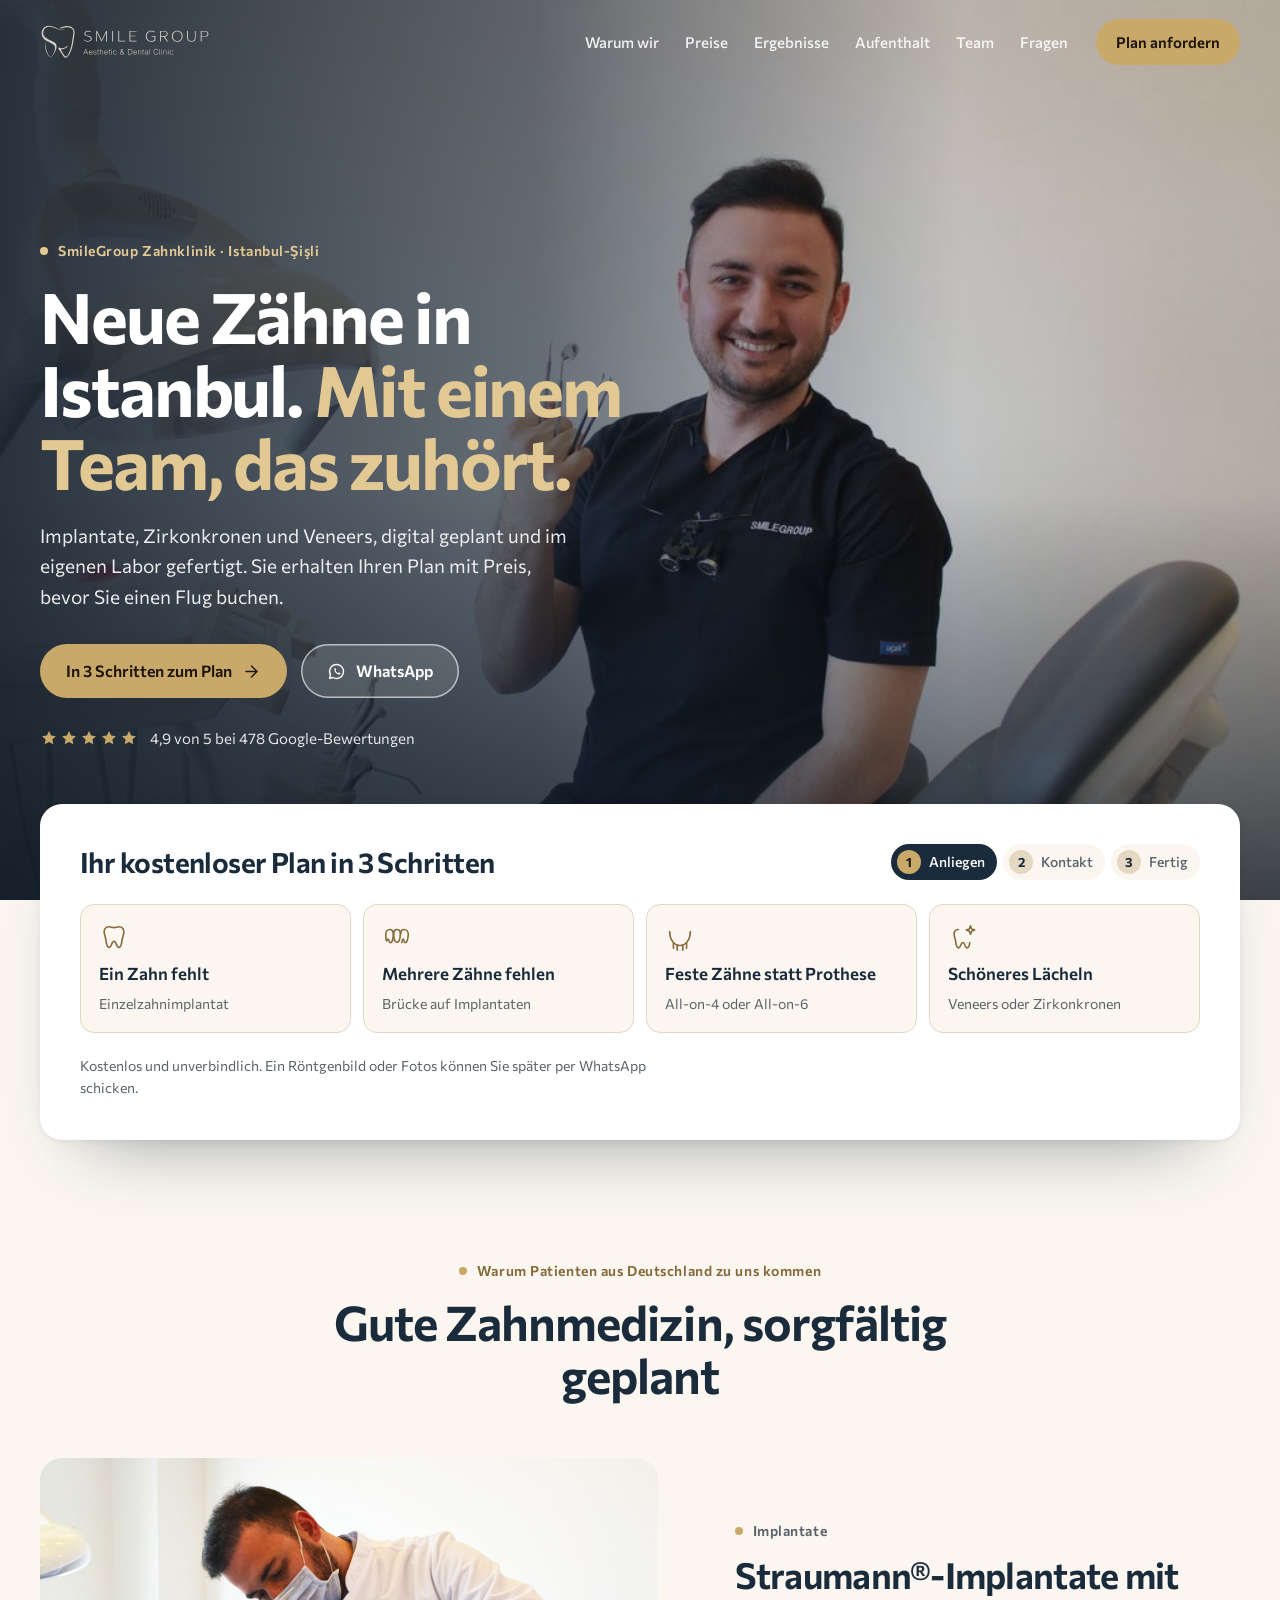
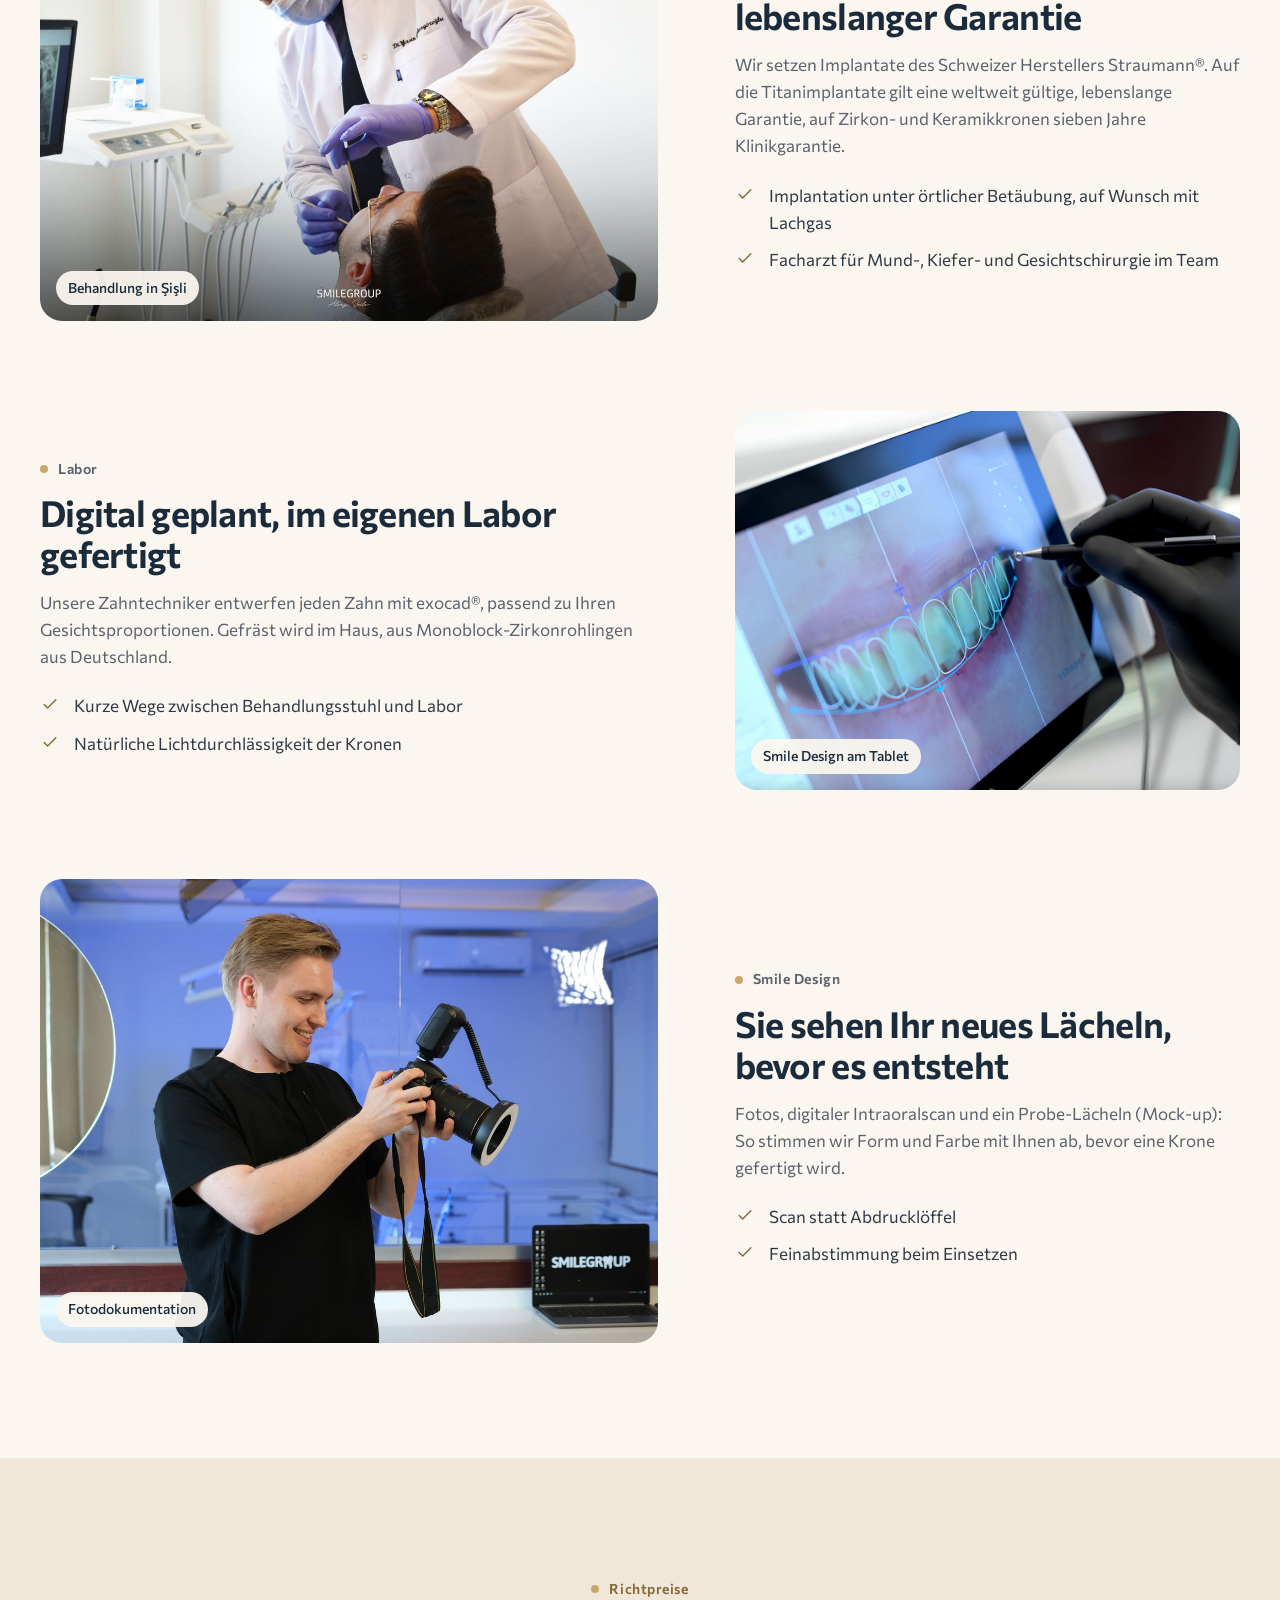
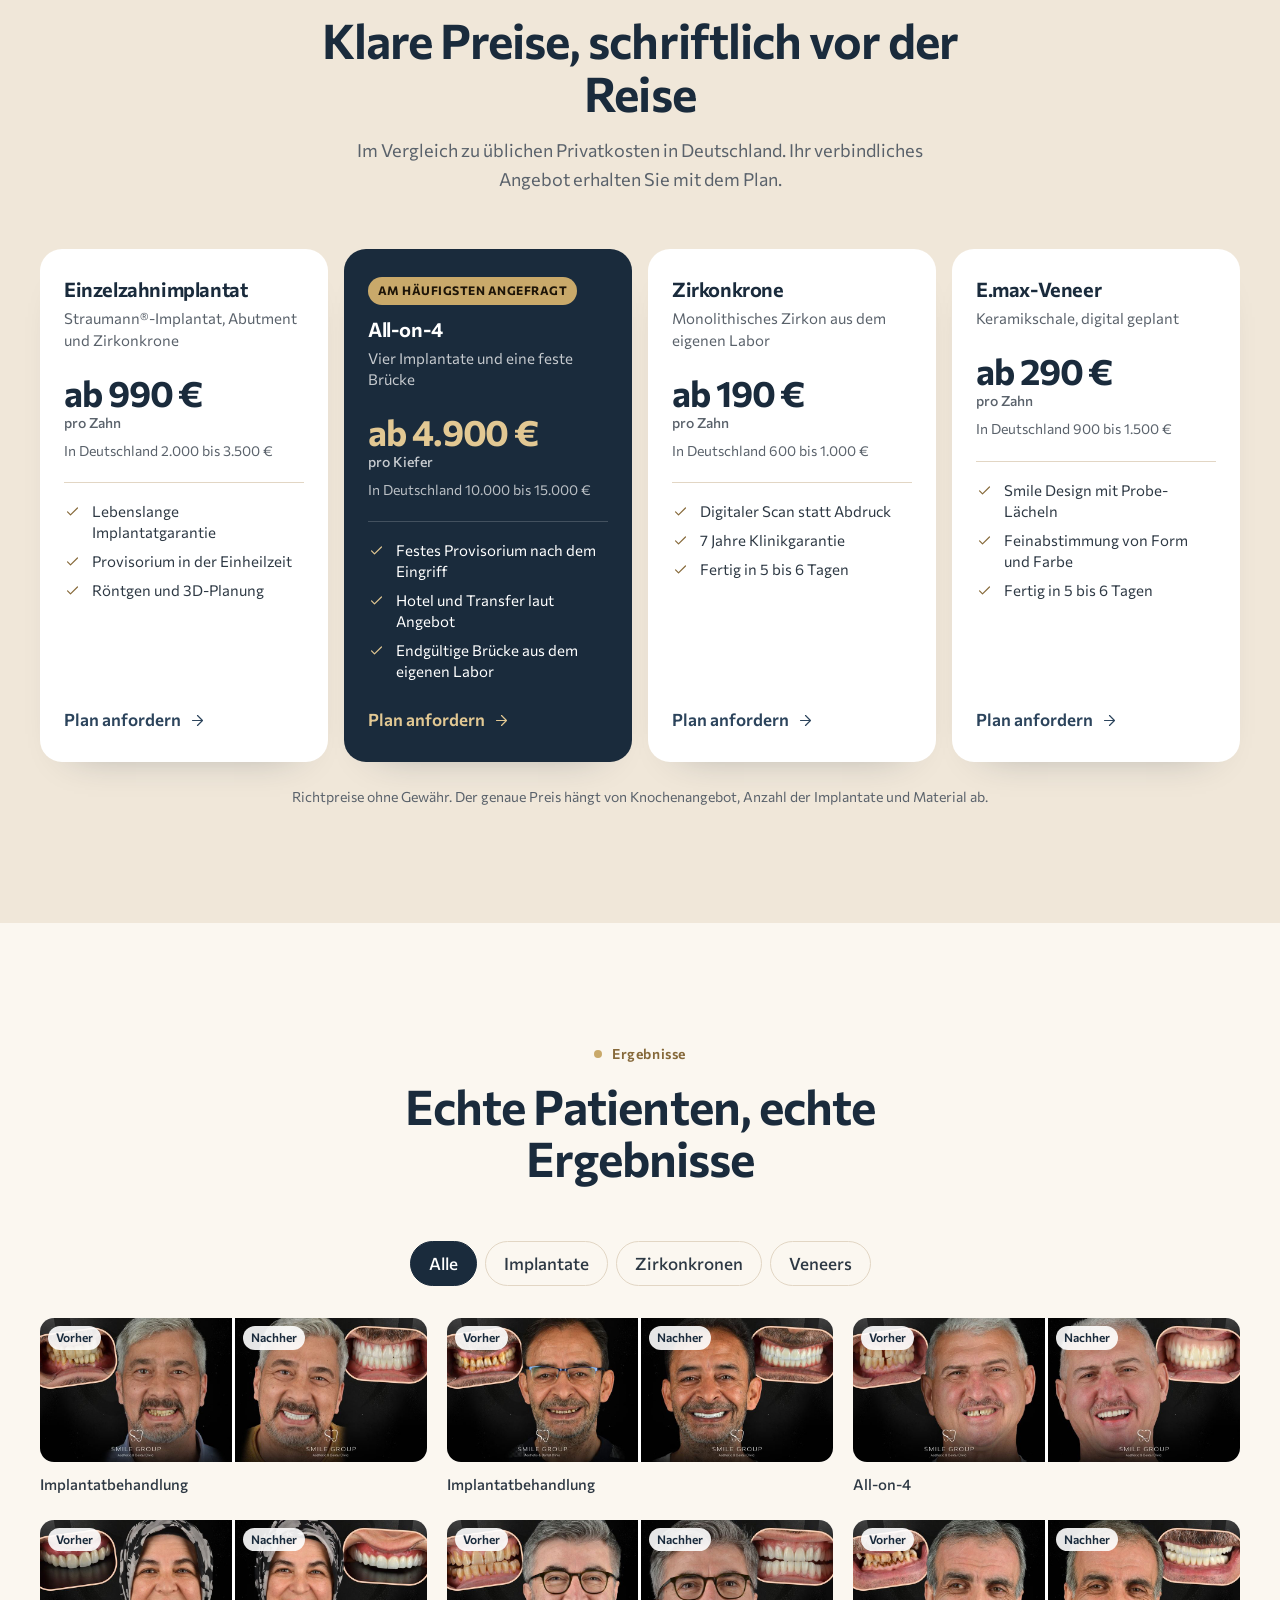
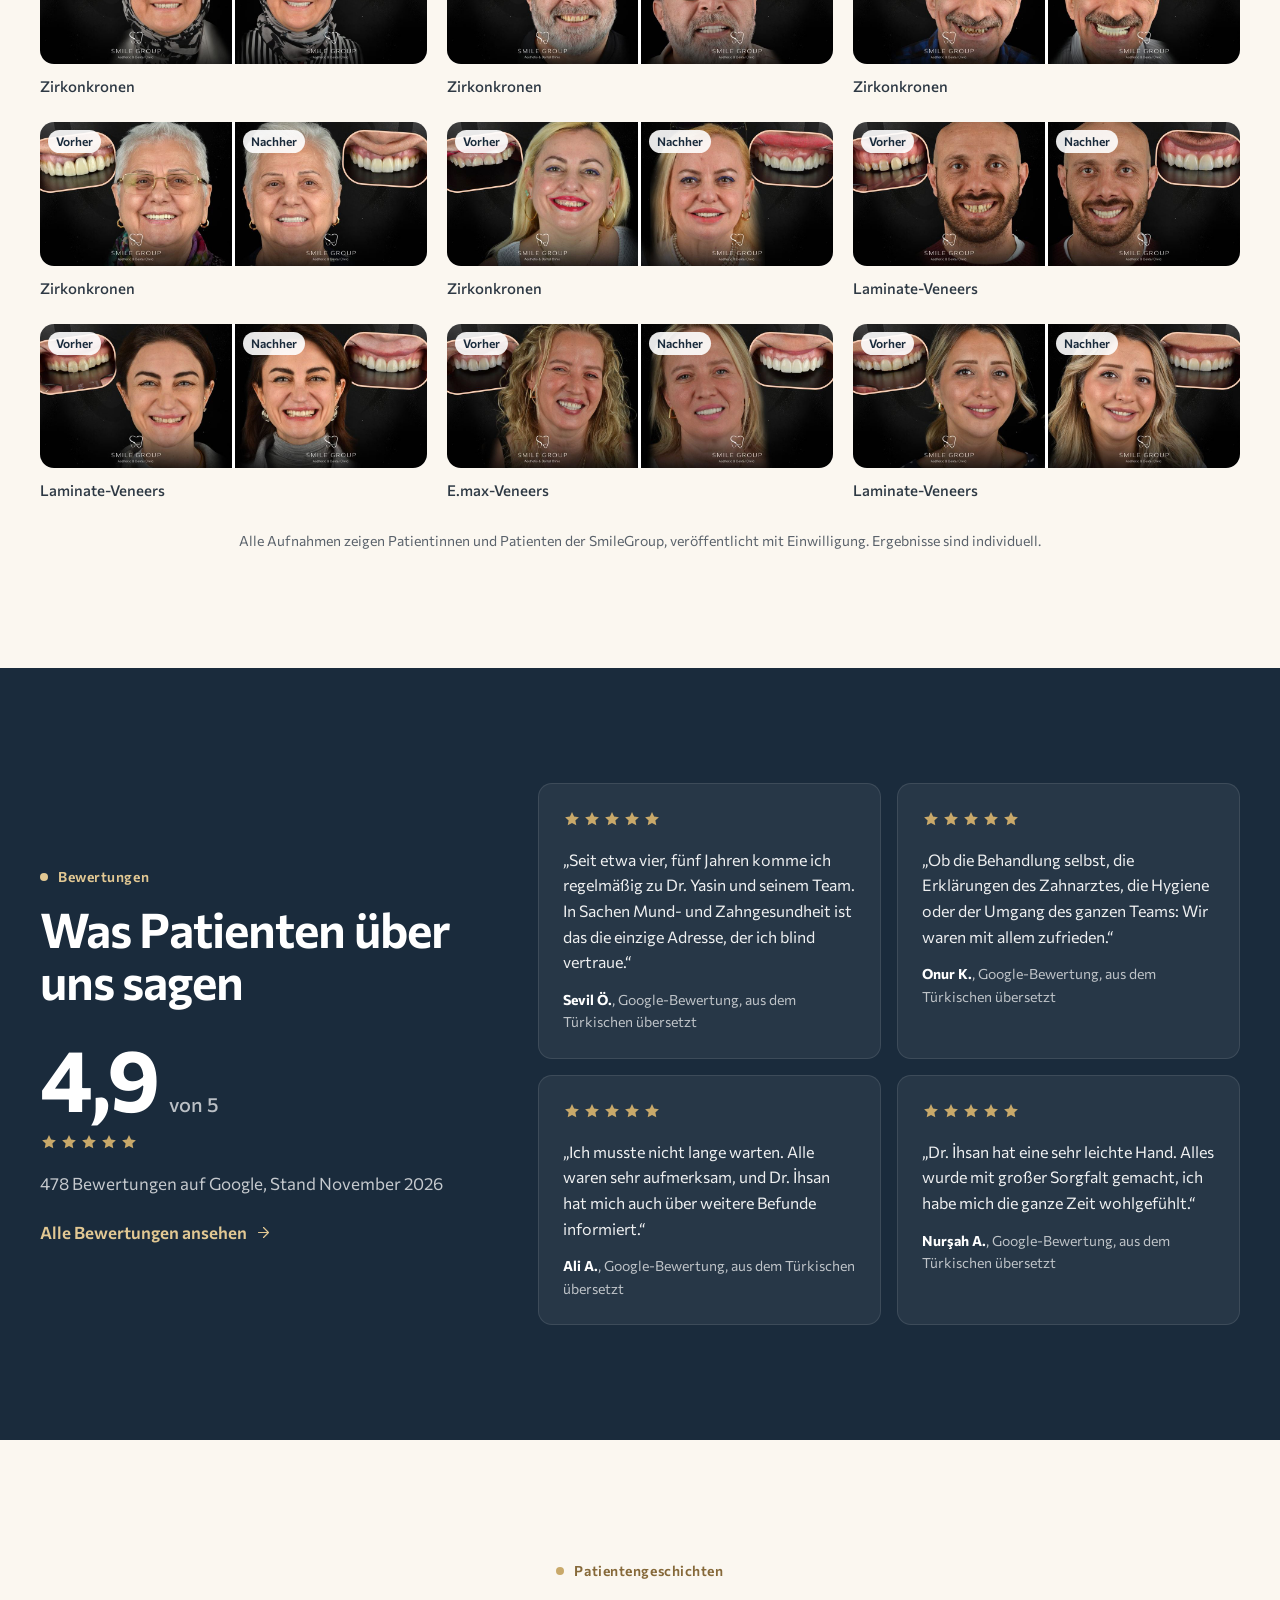
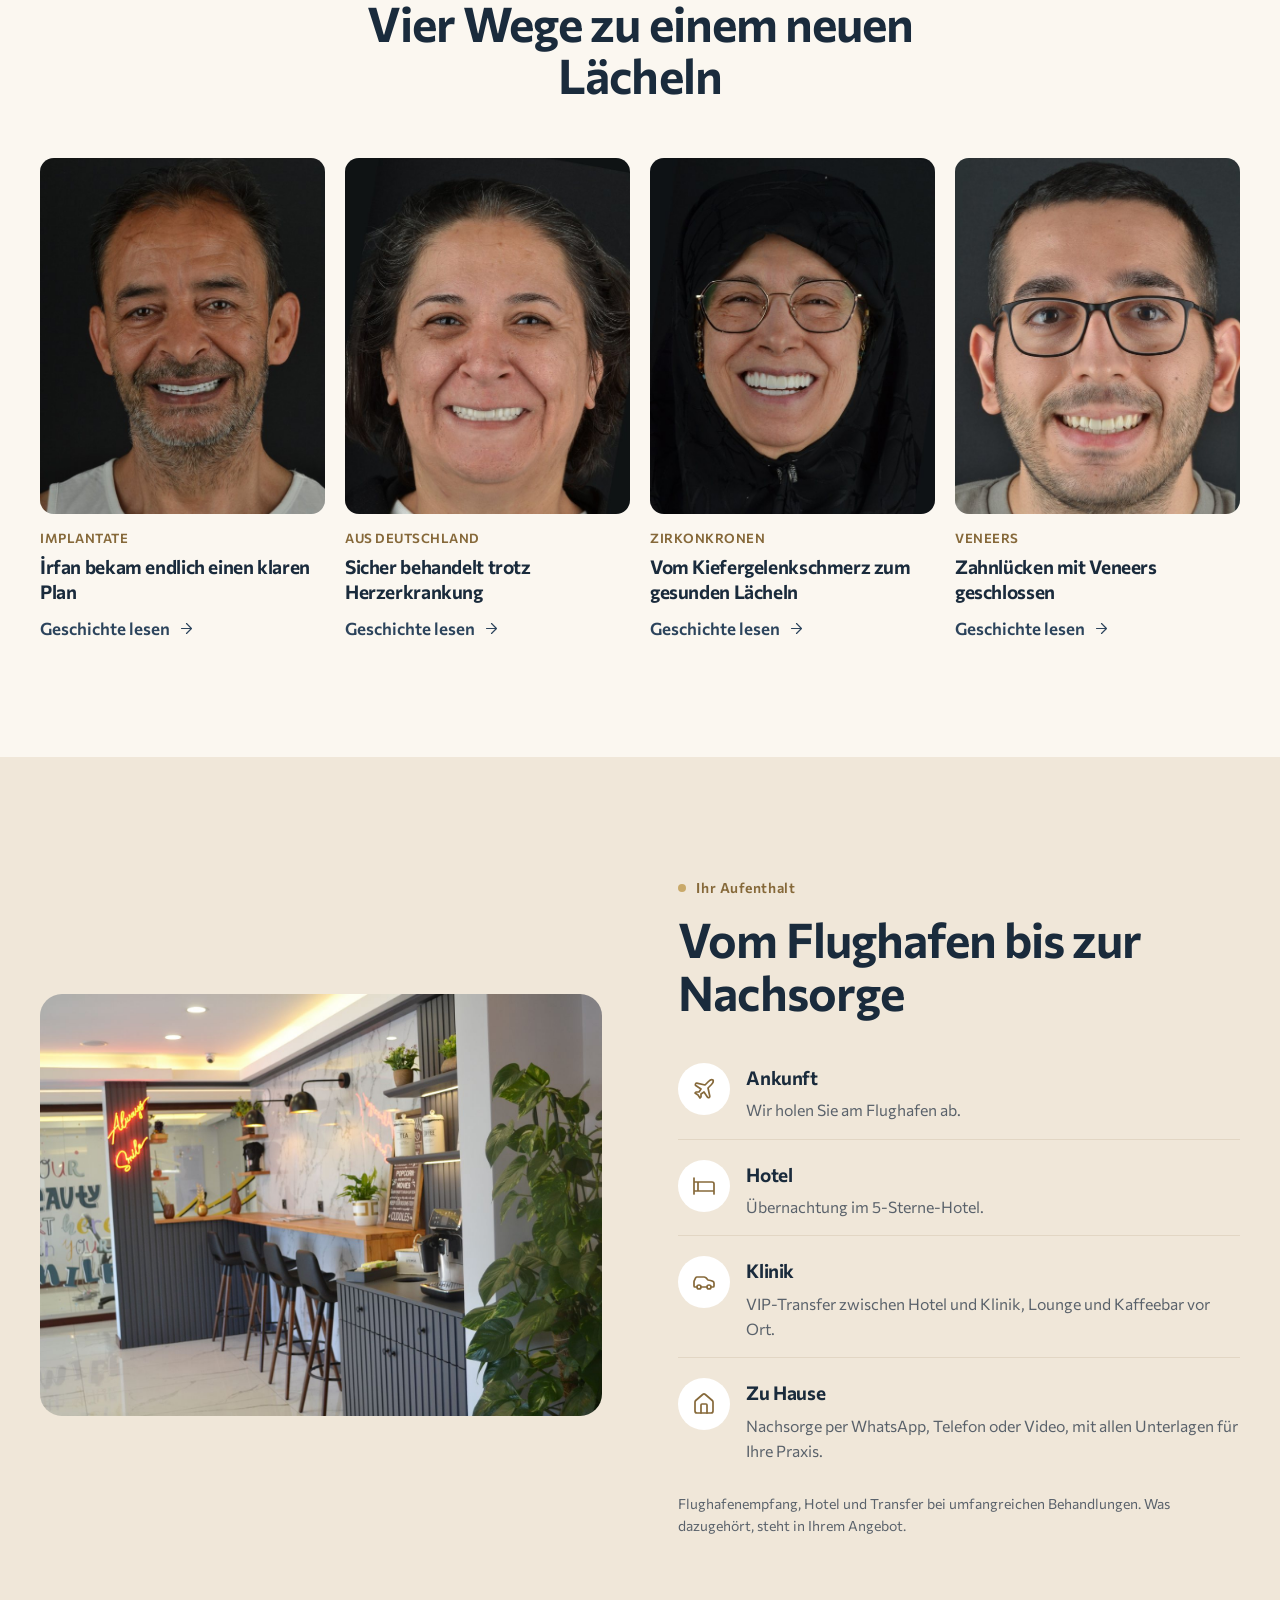
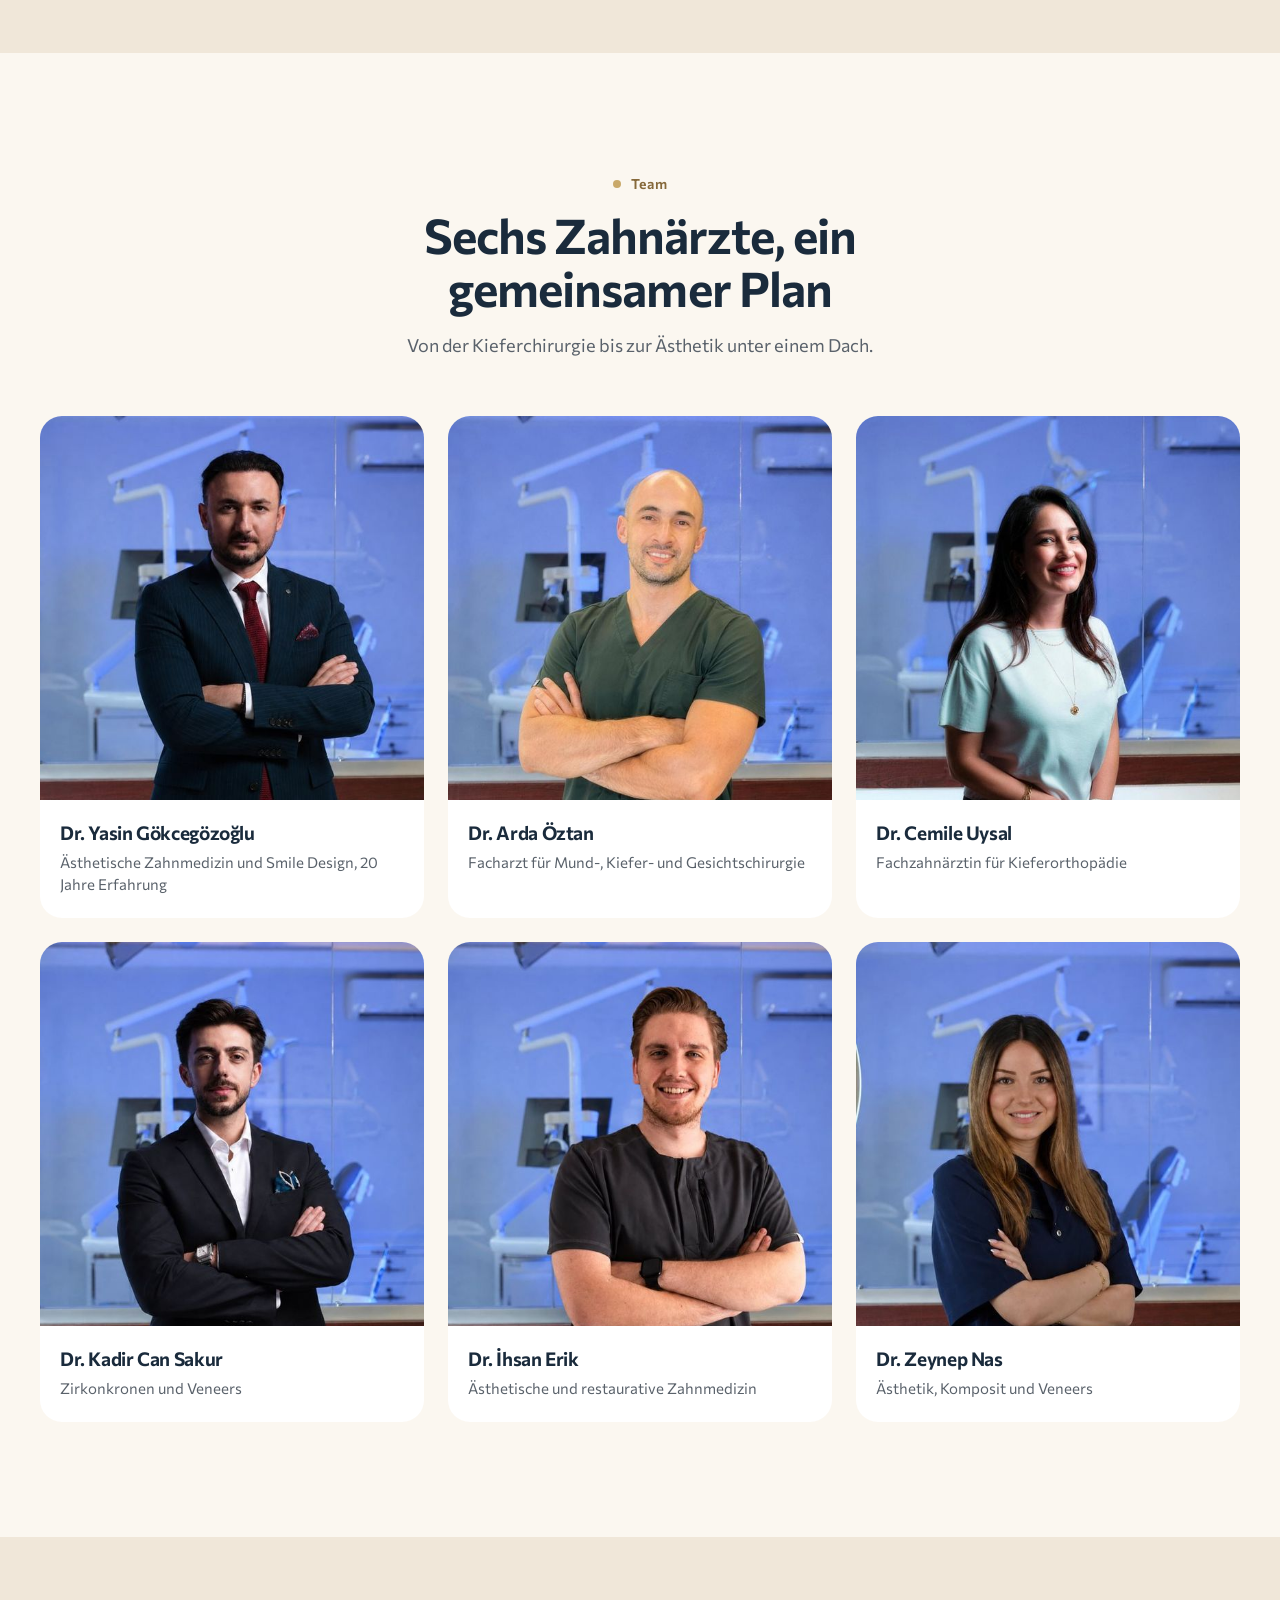
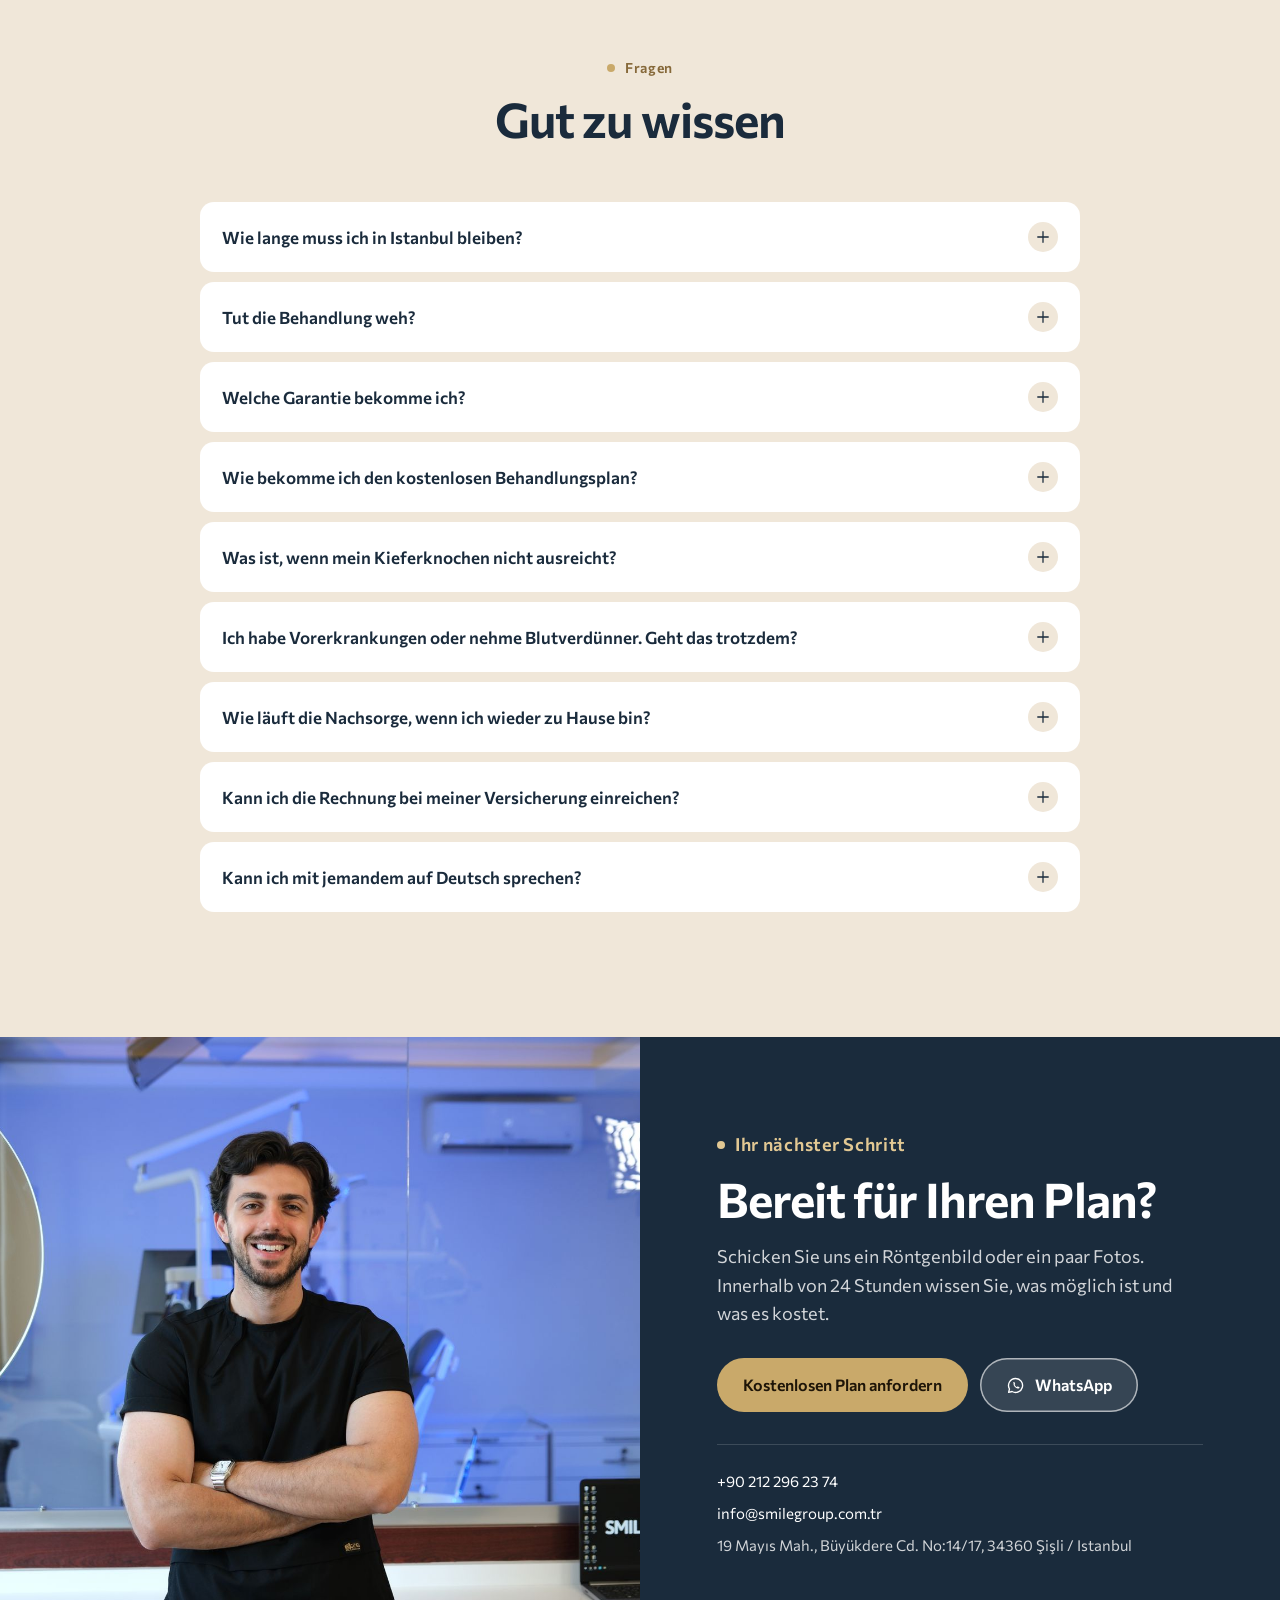
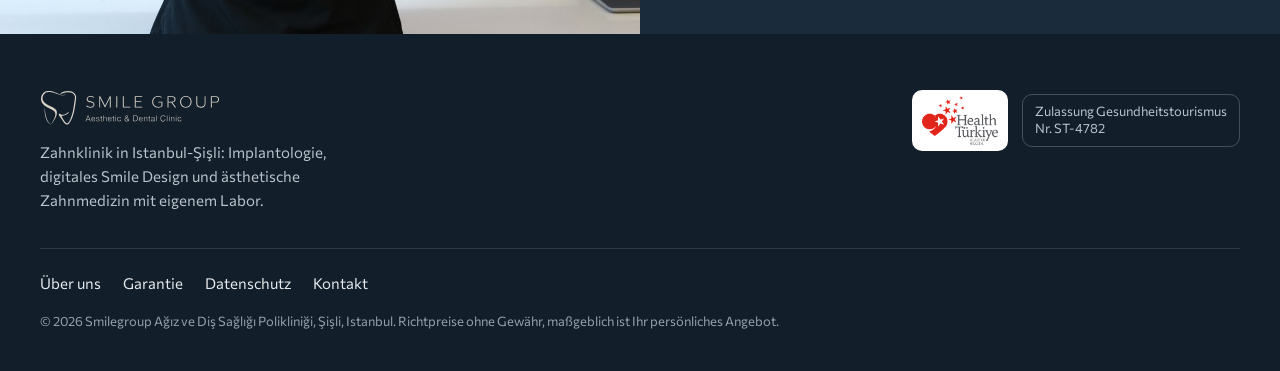
<file: demo-9/index.html>
<!doctype html>
<html lang="de">
<head>
<meta charset="utf-8">
<meta name="viewport" content="width=device-width, initial-scale=1">
<title>Neue Zähne in Istanbul, mit einem Team, das zuhört | SmileGroup</title>
<meta name="description" content="SmileGroup Zahnklinik in Istanbul-Şişli: Implantate, Zirkonkronen und Veneers mit Straumann®-Garantie und eigenem Labor. In drei Schritten zum kostenlosen Plan mit Preis.">
<meta name="robots" content="noindex, nofollow">
<meta name="color-scheme" content="light">
<link rel="icon" href="../demo/assets/img/favicon.svg" type="image/svg+xml">
<link rel="preconnect" href="https://fonts.googleapis.com">
<link rel="preconnect" href="https://fonts.gstatic.com" crossorigin>
<link rel="stylesheet" href="https://fonts.googleapis.com/css2?family=Commissioner:wght@400;500;600;700&amp;display=swap">
<link rel="preload" as="image" href="assets/img/held-hoch.jpg" media="(max-width: 767px)">
<link rel="preload" as="image" href="assets/img/held-2400.jpg" imagesrcset="assets/img/held-1280.jpg 1280w, assets/img/held-2400.jpg 2400w" imagesizes="100vw" media="(min-width: 768px)">
<!-- Demo 9 "Warm": Demo 5, 6 ve 7'den çıkarılan özgün, sıcak ve fotoğraf ağırlıklı bir yön (8 Kas 2026).
     Yalnız kliniğin gerçek fotoğrafları (smile foto ve smilegroup-galeri-jpeg asıllarından), yapay zekâ görseli yok.
     Fiyatlar örnek (AYAR), öteki demolarla aynı. Ortak görseller ../demo, ../demo-4 ve ../demo-5 altından. -->
<style>
:root{
  --creme:#FBF7F0; --sand:#F0E7D9; --sand-2:#E5D8C3; --weiss:#fff;
  --nacht:#1A2B3C; --navy:#2C445C; --text:#2E3944; --leise:#5A626B; --linie:#E2D6C4;
  --gold:#C9A96A; --gold-hell:#E2C893; --gold-dunkel:#86693A; --ink-gold:#1E1508;
  --fehler:#B42318;
  --r:14px; --r-gross:22px;
  --schrift:'Commissioner','Helvetica Neue',Arial,sans-serif;
}
*,*::before,*::after{box-sizing:border-box}
[hidden]{display:none!important}
html{-webkit-text-size-adjust:100%;scroll-padding-top:90px}
@media (prefers-reduced-motion:no-preference){html{scroll-behavior:smooth}}
body{margin:0;background:var(--creme);color:var(--text);font:400 1.0625rem/1.6 var(--schrift);overflow-wrap:break-word;-webkit-font-smoothing:antialiased}
img,video{display:block;max-width:100%;height:auto}
a{color:var(--navy)}
h1,h2,h3,p,figure,blockquote,dl,dd{margin:0}
h1,h2,h3{color:var(--nacht);font-weight:650;letter-spacing:-.02em;-webkit-hyphens:auto;hyphens:auto}
ul,ol{margin:0;padding:0;list-style:none}
button,input,select{font:inherit}
.wrap{width:min(100% - 32px,1200px);margin-inline:auto}
@media (min-width:768px){.wrap{width:min(100% - 64px,1200px)}}
.ico{width:20px;height:20px;flex:none;fill:none;stroke:currentColor;stroke-width:1.7;stroke-linecap:round;stroke-linejoin:round}
.ico--voll{fill:currentColor;stroke:none}
.sr{position:absolute;width:1px;height:1px;overflow:hidden;clip:rect(0 0 0 0);white-space:nowrap}
.sprung{position:absolute;left:16px;top:-80px;z-index:70;background:var(--nacht);color:#fff;padding:10px 16px;border-radius:8px}
.sprung:focus{top:12px}
:focus-visible{outline:2px solid var(--navy);outline-offset:3px}
.marke{display:inline-flex;align-items:center;gap:10px;color:var(--gold-dunkel);font-size:.875rem;font-weight:600;letter-spacing:.04em}
.marke::before{content:"";width:8px;height:8px;border-radius:50%;background:var(--gold)}
.h2{margin-top:14px;font-size:clamp(2rem,1.4rem + 2vw,3rem);line-height:1.1}
.lead{max-width:38rem;margin-top:16px;color:var(--leise);font-size:1.125rem}
.abschnitt{padding:clamp(72px,9vw,120px) 0}
.abschnitt--sand{background:var(--sand)}
.kopf-mitte{max-width:44rem;margin:0 auto clamp(36px,5vw,56px);text-align:center}
.kopf-mitte .lead{margin-inline:auto}
.sterne{display:inline-flex;gap:2px;color:var(--gold)}
.sterne .ico{width:18px;height:18px}

/* Düğmeler */
.knopf{display:inline-flex;align-items:center;justify-content:center;gap:10px;min-height:54px;padding:12px 26px;border:0;border-radius:999px;background:var(--gold);color:var(--ink-gold);font-weight:600;font-size:1rem;text-decoration:none;cursor:pointer;transition:background-color .25s,transform .25s}
.knopf:hover{background:var(--gold-hell)}
.knopf:active{transform:translateY(1px)}
.knopf .ico{width:19px;height:19px}
.knopf--hell{background:rgba(255,255,255,.12);color:#fff;box-shadow:inset 0 0 0 1.5px rgba(255,255,255,.6)}
.knopf--hell:hover{background:rgba(255,255,255,.2)}
.knopf--navy{background:var(--navy);color:#fff}
.knopf--navy:hover{background:var(--nacht)}
.knopf--rand{background:transparent;color:var(--navy);box-shadow:inset 0 0 0 1.5px var(--navy)}
.knopf--rand:hover{background:var(--navy);color:#fff}
.textlink{display:inline-flex;align-items:center;gap:8px;color:var(--navy);font-weight:600;text-decoration:none}
.textlink:hover{text-decoration:underline;text-underline-offset:4px}
.textlink .ico{width:17px;height:17px}

/* Başlık */
.kopf{position:fixed;inset:0 0 auto 0;z-index:50;transition:background-color .3s,box-shadow .3s}
.kopf__innen{display:flex;align-items:center;gap:28px;min-height:84px}
.kopf__logo{position:relative;flex:none;width:170px;height:34px}
.kopf__logo img{position:absolute;inset:0;width:100%;height:100%;object-fit:contain;object-position:left center;transition:opacity .3s}
.kopf__logo .dunkel{opacity:0}
.kopf__nav{display:flex;gap:26px;margin-left:auto}
.kopf__nav a{color:rgba(255,255,255,.9);font-size:.9375rem;font-weight:500;text-decoration:none;transition:color .2s}
.kopf__nav a:hover{color:#fff}
.kopf .knopf{min-height:46px;padding:8px 20px;font-size:.9375rem}
.kopf.fest{background:rgba(251,247,240,.96);-webkit-backdrop-filter:blur(10px);backdrop-filter:blur(10px);box-shadow:0 1px 0 var(--linie)}
.kopf.fest .hell{opacity:0}
.kopf.fest .dunkel{opacity:1}
.kopf.fest .kopf__nav a{color:var(--text)}
.kopf.fest .kopf__nav a:hover{color:var(--nacht)}
@media (max-width:1023px){.kopf__nav{display:none}.kopf .knopf{margin-left:auto}}
@media (max-width:767px){.kopf .knopf{display:none}}

/* Giriş */
.held{position:relative;isolation:isolate;display:flex;align-items:flex-end;min-height:max(100vh,720px);padding:140px 0 150px;color:#fff;overflow:hidden;background:#18222C}
.held__bild{position:absolute;inset:0;z-index:-2;display:block}
.held__bild img{width:100%;height:100%;object-fit:cover;object-position:50% 40%}
.held::before{content:"";position:absolute;inset:0;z-index:-1;background:linear-gradient(90deg,rgba(16,26,37,.88) 0%,rgba(16,26,37,.62) 42%,rgba(16,26,37,.12) 75%),linear-gradient(0deg,rgba(16,26,37,.7),rgba(16,26,37,0) 45%)}
.held__text{max-width:620px}
.held .marke{color:var(--gold-hell)}
.held .marke::before{background:var(--gold-hell)}
.held h1{margin-top:18px;color:#fff;font-size:clamp(2.5rem,1.5rem + 3.6vw,4.375rem);font-weight:700;line-height:1.04;letter-spacing:-.03em}
.held h1 span{color:var(--gold-hell)}
.held__lead{max-width:34rem;margin-top:22px;color:rgba(255,255,255,.9);font-size:1.1875rem;line-height:1.6}
.held__aktionen{display:flex;flex-wrap:wrap;gap:14px;margin-top:32px}
.held__bewertung{display:flex;flex-wrap:wrap;align-items:center;gap:8px 12px;margin-top:28px;color:rgba(255,255,255,.88);font-size:.9375rem}

/* Hızlı plan */
.schnell{position:relative;z-index:5;margin-top:-96px}
.schnell__karte{padding:clamp(22px,3.4vw,40px);border-radius:var(--r-gross);background:var(--weiss);box-shadow:0 40px 80px -48px rgba(26,43,60,.55),0 2px 6px rgba(26,43,60,.06)}
.schnell__kopf{display:flex;flex-wrap:wrap;align-items:center;justify-content:space-between;gap:14px 24px}
.schnell__kopf h2{font-size:clamp(1.375rem,1.1rem + 1vw,1.75rem);line-height:1.25}
.schritte{display:flex;gap:6px;counter-reset:s}
.schritte li{display:flex;align-items:center;gap:8px;padding:6px 12px 6px 6px;border-radius:999px;background:var(--creme);color:var(--leise);font-size:.875rem;font-weight:500}
.schritte li::before{counter-increment:s;content:counter(s);width:24px;height:24px;display:grid;place-items:center;border-radius:50%;background:var(--sand-2);color:var(--nacht);font-size:.8125rem;font-weight:700}
.schritte li[aria-current="step"]{background:var(--nacht);color:#fff}
.schritte li[aria-current="step"]::before{background:var(--gold);color:var(--ink-gold)}
.schritte li.erledigt::before{content:"✓";background:var(--gold-hell)}
.wahl{display:grid;grid-template-columns:repeat(4,minmax(0,1fr));gap:12px;margin-top:24px}
.wahl button{display:grid;justify-items:start;gap:10px;min-height:120px;padding:18px;border:1.5px solid var(--linie);border-radius:var(--r);background:var(--creme);color:var(--nacht);text-align:left;cursor:pointer;transition:border-color .2s,background-color .2s,transform .2s}
.wahl button:hover{border-color:var(--gold);background:#fff;transform:translateY(-2px)}
.wahl button[aria-pressed="true"]{border-color:var(--navy);background:#fff;box-shadow:inset 0 0 0 1px var(--navy)}
.wahl .ico{width:30px;height:30px;color:var(--gold-dunkel)}
.wahl b{font-size:1.0625rem;font-weight:600;line-height:1.3}
.wahl small{color:var(--leise);font-size:.875rem;line-height:1.35}
.kontaktform{display:grid;grid-template-columns:minmax(0,1fr) minmax(0,1.2fr) minmax(0,1fr);gap:16px;align-items:start;margin-top:24px}
.feld{display:grid;grid-template-columns:minmax(0,1fr);align-content:start;gap:7px}
.feld label{color:var(--nacht);font-size:.9375rem;font-weight:600}
.feld input,.feld select{width:100%;min-height:52px;padding:10px 14px;border:1.5px solid var(--linie);border-radius:12px;background:var(--creme);color:var(--nacht);font-size:1rem}
.feld input:focus,.feld select:focus,.tel:focus-within{outline:none;border-color:var(--navy);background:#fff}
.tel{display:grid;grid-template-columns:auto minmax(0,1fr);border:1.5px solid var(--linie);border-radius:12px;background:var(--creme)}
.tel select{width:auto;min-height:49px;padding:0 8px 0 12px;border:0;border-right:1px solid var(--linie);border-radius:12px 0 0 12px;background:transparent}
.tel input{min-height:49px;border:0;background:transparent}
.feld__fehler{display:none;color:var(--fehler);font-size:.875rem}
.feld--fehler input,.feld--fehler .tel{border-color:var(--fehler)}
.feld--fehler .feld__fehler{display:block}
.schnell__fuss{display:flex;flex-wrap:wrap;align-items:center;justify-content:space-between;gap:14px 24px;margin-top:22px}
.schnell__fuss p{max-width:36rem;color:var(--leise);font-size:.875rem}
.schnell__knoepfe{display:flex;flex-wrap:wrap;gap:12px}
.zurueck{display:inline-flex;align-items:center;gap:6px;min-height:54px;padding:0 14px;border:0;background:none;color:var(--leise);font-weight:500;cursor:pointer}
.zurueck:hover{color:var(--nacht)}
.danke{display:grid;grid-template-columns:auto minmax(0,1fr) auto;gap:18px 24px;align-items:center;margin-top:24px}
.danke__haken{width:56px;height:56px;display:grid;place-items:center;border-radius:50%;background:var(--gold);color:var(--ink-gold)}
.danke h3{font-size:1.375rem}
.danke p{margin-top:4px;color:var(--leise)}

/* Avantaj satırları */
.vorteile{display:grid;gap:clamp(56px,7vw,96px)}
.vorteil{display:grid;grid-template-columns:minmax(0,1.1fr) minmax(0,.9fr);gap:40px clamp(40px,6vw,88px);align-items:center}
.vorteil:nth-child(even) .vorteil__bild{order:2}
.vorteil__bild{position:relative;margin:0}
.vorteil__bild img{width:100%;aspect-ratio:4/3;object-fit:cover;border-radius:var(--r-gross)}
.vorteil__bild figcaption{position:absolute;left:16px;bottom:16px;padding:6px 12px;border-radius:999px;background:rgba(251,247,240,.94);color:var(--nacht);font-size:.875rem;font-weight:500}
.vorteil h3{margin-top:12px;font-size:clamp(1.625rem,1.3rem + 1.2vw,2.25rem);line-height:1.15}
.vorteil p{margin-top:14px;color:var(--leise)}
.vorteil__punkte{display:grid;gap:10px;margin-top:22px}
.vorteil__punkte li{display:grid;grid-template-columns:24px minmax(0,1fr);gap:10px;color:var(--text)}
.vorteil__punkte .ico{color:var(--gold-dunkel);margin-top:2px}

/* Fiyatlar */
.preise{display:grid;grid-template-columns:repeat(4,minmax(0,1fr));gap:16px}
.preis{display:flex;flex-direction:column;padding:28px 24px;border-radius:var(--r-gross);background:var(--weiss);box-shadow:0 20px 40px -34px rgba(26,43,60,.45)}
.preis--top{background:var(--nacht);color:#fff}
.preis__etikett{align-self:flex-start;padding:4px 10px;border-radius:999px;background:var(--gold);color:var(--ink-gold);font-size:.75rem;font-weight:700;letter-spacing:.04em;text-transform:uppercase}
.preis h3{font-size:1.25rem;line-height:1.25}
.preis--top h3{color:#fff;margin-top:12px}
.preis__detail{margin-top:6px;color:var(--leise);font-size:.9375rem;line-height:1.45}
.preis--top .preis__detail{color:rgba(255,255,255,.75)}
.preis__betrag{margin-top:22px;font-size:2.25rem;font-weight:700;letter-spacing:-.03em;line-height:1;color:var(--nacht)}
.preis--top .preis__betrag{color:var(--gold-hell)}
.preis__betrag small{display:block;margin-top:6px;color:var(--leise);font-size:.875rem;font-weight:500;letter-spacing:0}
.preis--top .preis__betrag small{color:rgba(255,255,255,.75)}
.preis__de{margin-top:10px;color:var(--leise);font-size:.875rem}
.preis--top .preis__de{color:rgba(255,255,255,.7)}
.preis ul{display:grid;gap:8px;margin:20px 0 24px;padding-top:18px;border-top:1px solid var(--linie);font-size:.9375rem}
.preis--top ul{border-top-color:rgba(255,255,255,.18)}
.preis li{display:grid;grid-template-columns:20px minmax(0,1fr);gap:8px;line-height:1.4}
.preis li .ico{width:17px;height:17px;margin-top:2px;color:var(--gold-dunkel)}
.preis--top li .ico{color:var(--gold-hell)}
.preis .textlink{margin-top:auto}
.preis--top .textlink{color:var(--gold-hell)}
.fussnote{margin-top:24px;color:var(--leise);font-size:.875rem;text-align:center}

/* Sonuçlar */
.filter{display:flex;flex-wrap:wrap;justify-content:center;gap:8px;margin-bottom:32px}
.filter button{min-height:44px;padding:8px 18px;border:1.5px solid var(--linie);border-radius:999px;background:transparent;color:var(--text);font-weight:500;cursor:pointer;transition:background-color .2s,border-color .2s,color .2s}
.filter button:hover{border-color:var(--navy)}
.filter button[aria-pressed="true"]{border-color:var(--nacht);background:var(--nacht);color:#fff}
.paare{display:grid;grid-template-columns:repeat(3,minmax(0,1fr));gap:24px 20px}
.paar{margin:0}
.paar__bilder{display:grid;grid-template-columns:1fr 1fr;gap:3px;border-radius:var(--r);overflow:hidden;background:#fff}
.paar__bilder div{position:relative}
.paar img{width:100%;aspect-ratio:4/3;object-fit:cover}
.paar__bilder span{position:absolute;left:8px;top:8px;padding:2px 8px;border-radius:999px;background:rgba(255,255,255,.9);color:var(--nacht);font-size:.75rem;font-weight:600}
.paar figcaption{margin-top:10px;color:var(--text);font-weight:500;font-size:.9375rem}
.hinweis{margin-top:28px;color:var(--leise);font-size:.875rem;text-align:center}

/* Yorumlar */
.stimmen{background:var(--nacht);color:#fff}
.stimmen__raster{display:grid;grid-template-columns:minmax(0,.75fr) minmax(0,1.25fr);gap:40px clamp(40px,6vw,88px);align-items:center}
.stimmen h2{color:#fff}
.stimmen .marke{color:var(--gold-hell)}
.stimmen .marke::before{background:var(--gold-hell)}
.stimmen__zahl{display:flex;align-items:baseline;gap:12px;margin-top:26px;font-size:clamp(4rem,3rem + 3vw,5.5rem);font-weight:700;letter-spacing:-.04em;line-height:1;color:#fff}
.stimmen__zahl small{font-size:1.25rem;font-weight:500;color:rgba(255,255,255,.7);letter-spacing:0}
.stimmen__quelle{margin-top:12px;color:rgba(255,255,255,.75)}
.stimmen .textlink{margin-top:22px;color:var(--gold-hell)}
.stimmen__karten{display:grid;grid-template-columns:1fr 1fr;gap:16px}
.stimme{padding:24px;border-radius:var(--r);background:rgba(255,255,255,.06);border:1px solid rgba(255,255,255,.1)}
.stimme blockquote{margin-top:12px;color:rgba(255,255,255,.92);font-size:1rem;line-height:1.6}
.stimme figcaption{margin-top:14px;color:rgba(255,255,255,.7);font-size:.875rem}
.stimme figcaption b{color:#fff}

/* Hikâyeler */
.geschichten{display:grid;grid-template-columns:repeat(4,minmax(0,1fr));gap:20px}
.geschichte a{display:block;color:var(--text);text-decoration:none}
.geschichte img{width:100%;aspect-ratio:4/5;object-fit:cover;object-position:50% 30%;border-radius:var(--r);background:#ddd;transition:transform .5s ease}
.geschichte a:hover img{transform:scale(1.02)}
.geschichte span{display:block;margin-top:14px;color:var(--gold-dunkel);font-size:.8125rem;font-weight:600;letter-spacing:.04em;text-transform:uppercase}
.geschichte h3{margin-top:6px;font-size:1.1875rem;line-height:1.3}
.geschichte .textlink{margin-top:10px}

/* Konaklama */
.aufenthalt{display:grid;grid-template-columns:minmax(0,1fr) minmax(0,1fr);gap:40px clamp(40px,6vw,88px);align-items:center}
.aufenthalt figure{margin:0}
.aufenthalt img{width:100%;aspect-ratio:4/3;object-fit:cover;border-radius:var(--r-gross)}
.stationen{display:grid;gap:4px;margin-top:28px}
.station{display:grid;grid-template-columns:52px minmax(0,1fr);gap:16px;padding:16px 0;border-bottom:1px solid var(--linie)}
.station:last-child{border-bottom:0}
.station__ico{width:52px;height:52px;display:grid;place-items:center;border-radius:50%;background:var(--weiss);color:var(--gold-dunkel)}
.station__ico .ico{width:24px;height:24px}
.station h3{font-size:1.1875rem}
.station p{margin-top:4px;color:var(--leise);font-size:.9875rem}
.aufenthalt .klein{margin-top:14px;color:var(--leise);font-size:.875rem}

/* Ekip */
.aerzte{display:grid;grid-template-columns:repeat(3,minmax(0,1fr));gap:24px}
.arzt{border-radius:var(--r-gross);overflow:hidden;background:var(--weiss)}
.arzt img{width:100%;aspect-ratio:1/1;object-fit:cover;object-position:50% 16%}
.arzt div{padding:18px 20px 22px}
.arzt h3{font-size:1.1875rem}
.arzt p{margin-top:4px;color:var(--leise);font-size:.9375rem;line-height:1.45}

/* SSS */
.fragen{max-width:880px;margin-inline:auto}
.fragen details{border-radius:var(--r);background:var(--weiss);margin-bottom:10px}
.fragen summary{display:flex;justify-content:space-between;align-items:center;gap:16px;padding:20px 22px;cursor:pointer;list-style:none;font-weight:600;color:var(--nacht)}
.fragen summary::-webkit-details-marker{display:none}
.fragen summary .ico{flex:none;width:30px;height:30px;padding:6px;border-radius:50%;background:var(--sand);transition:transform .25s}
.fragen details[open] summary .ico{transform:rotate(45deg)}
.fragen details p{padding:0 22px 22px;color:var(--leise)}

/* Kapanış */
.abschluss{display:grid;grid-template-columns:minmax(0,1fr) minmax(0,1fr);min-height:560px;background:var(--nacht);color:#fff}
.abschluss figure{position:relative;margin:0;min-height:320px}
.abschluss img{position:absolute;inset:0;width:100%;height:100%;object-fit:cover;object-position:50% 35%}
.abschluss__text{display:flex;flex-direction:column;justify-content:center;padding:clamp(40px,6vw,88px)}
.abschluss h2{color:#fff}
.abschluss .marke{color:var(--gold-hell)}
.abschluss .marke::before{background:var(--gold-hell)}
.abschluss__text > p{max-width:30rem;margin-top:16px;color:rgba(255,255,255,.8);font-size:1.125rem}
.abschluss__aktionen{display:flex;flex-wrap:wrap;gap:12px;margin-top:30px}
.abschluss__kontakt{display:grid;gap:8px;margin-top:32px;padding-top:24px;border-top:1px solid rgba(255,255,255,.15);color:rgba(255,255,255,.8);font-size:.9375rem}
.abschluss__kontakt a{color:#fff;text-decoration:none}

/* Alt bilgi */
.fuss{background:#121E2A;color:#B9C3CC;padding:56px 0 110px;font-size:.9375rem}
.fuss__oben{display:flex;flex-wrap:wrap;align-items:flex-start;justify-content:space-between;gap:28px}
.fuss__logo{width:180px}
.fuss__oben p{margin-top:14px;max-width:30ch}
.fuss__siegel{display:flex;flex-wrap:wrap;align-items:center;gap:14px}
.fuss__siegel img{width:96px;padding:6px 10px;border-radius:10px;background:#fff}
.fuss__siegel span{padding:8px 12px;border:1px solid rgba(255,255,255,.22);border-radius:10px;font-size:.8125rem;line-height:1.35}
.fuss nav{display:flex;flex-wrap:wrap;gap:8px 22px;margin-top:36px;padding-top:22px;border-top:1px solid rgba(255,255,255,.12)}
.fuss a{color:#E6EAEE;text-decoration:none}
.fuss a:hover{text-decoration:underline}
.fuss__copy{margin-top:16px;font-size:.8125rem;color:#94A1AD}
@media (min-width:768px){.fuss{padding-bottom:40px}}

/* Telefon alt çubuğu */
.leiste-mobil{position:fixed;left:0;right:0;bottom:0;z-index:45;display:none;grid-template-columns:1fr 1.3fr;gap:8px;padding:10px 12px calc(10px + env(safe-area-inset-bottom));background:rgba(251,247,240,.97);box-shadow:0 -10px 30px -18px rgba(26,43,60,.5);transform:translateY(110%);transition:transform .35s ease}
.leiste-mobil.zeigen{transform:none}
.leiste-mobil a{min-height:50px;font-size:.9375rem}
@media (max-width:767px){.leiste-mobil{display:grid}}

/* Beliriş */
@media (prefers-reduced-motion:no-preference){
  .js .ein{opacity:0;transform:translateY(18px);transition:opacity .75s ease,transform .75s ease}
  .js .ein.da{opacity:1;transform:none}
}

/* Duyarlı */
@media (max-width:1023px){
  .wahl{grid-template-columns:1fr 1fr}
  .kontaktform{grid-template-columns:1fr 1fr}
  .kontaktform .feld:last-child{grid-column:1/-1}
  .preise{grid-template-columns:1fr 1fr}
  .paare{grid-template-columns:1fr 1fr}
  .geschichten{grid-template-columns:1fr 1fr}
  .aerzte{grid-template-columns:1fr 1fr}
  .stimmen__raster{grid-template-columns:minmax(0,1fr)}
}
@media (max-width:899px){
  .held{min-height:0;padding:120px 0 140px}
  .held::before{background:linear-gradient(0deg,rgba(16,26,37,.92) 0%,rgba(16,26,37,.7) 50%,rgba(16,26,37,.35) 100%)}
  .vorteil,.aufenthalt,.abschluss{grid-template-columns:minmax(0,1fr)}
  .vorteil:nth-child(even) .vorteil__bild{order:0}
  .danke{grid-template-columns:auto minmax(0,1fr)}
  .danke .knopf{grid-column:1/-1;justify-self:start}
}
@media (max-width:599px){
  .held h1{font-size:2.375rem}
  .schritte li{padding:4px}
  .schritte li:not([aria-current]) span{position:absolute;width:1px;height:1px;overflow:hidden;clip-path:inset(50%);white-space:nowrap}
  .schritte li[aria-current="step"]{padding:4px 12px 4px 4px}
  .wahl{grid-template-columns:minmax(0,1fr);gap:10px;margin-top:20px}
  .wahl button{grid-template-columns:30px minmax(0,1fr);align-items:center;gap:2px 14px;min-height:0;padding:14px 16px}
  .wahl .ico{grid-row:1/span 2}
  .kontaktform{grid-template-columns:minmax(0,1fr)}
  .preise,.paare,.stimmen__karten,.aerzte{grid-template-columns:minmax(0,1fr)}
  .geschichten{gap:24px 14px}
  .geschichte h3{font-size:1rem}
  .schnell__knoepfe,.schnell__knoepfe .knopf{width:100%}
  .danke{grid-template-columns:minmax(0,1fr);gap:14px}
  .danke__haken{width:44px;height:44px}
  .danke .knopf{width:100%}
}
</style>
</head>
<body>
<svg width="0" height="0" style="position:absolute" aria-hidden="true">
  <symbol id="i-wa" viewBox="0 0 24 24"><path d="M12 3.2a8.8 8.8 0 0 0-7.6 13.2L3.3 20.7l4.4-1.1A8.8 8.8 0 1 0 12 3.2z"/><path d="M9.1 8.2c.2-.4.4-.5.7-.5h.5c.2 0 .4.1.5.4l.7 1.7c.1.2 0 .4-.1.6l-.5.6c-.1.1-.1.3 0 .4.6 1 1.4 1.8 2.4 2.4.1.1.3.1.4 0l.6-.5c.2-.2.4-.2.6-.1l1.7.7c.3.1.4.3.4.5v.5c0 .3-.1.6-.5.7-.6.3-1.5.5-2.8-.1-1.7-.7-3.2-2.2-3.9-3.9-.5-1.3-.4-2.2-.1-2.8z" fill="currentColor" stroke="none"/></symbol>
  <symbol id="i-pfeil" viewBox="0 0 24 24"><path d="M5 12h14M12 5l7 7-7 7"/></symbol>
  <symbol id="i-zurueck" viewBox="0 0 24 24"><path d="M19 12H5M11 6l-6 6 6 6"/></symbol>
  <symbol id="i-haken" viewBox="0 0 24 24"><path d="M5 12.5l4.2 4.2L19 7"/></symbol>
  <symbol id="i-plus" viewBox="0 0 24 24"><path d="M12 5v14M5 12h14"/></symbol>
  <symbol id="i-stern" viewBox="0 0 24 24"><path d="M12 2.8l2.8 5.9 6.4.8-4.7 4.4 1.2 6.4L12 17.2l-5.7 3.1 1.2-6.4L2.8 9.5l6.4-.8z"/></symbol>
  <symbol id="i-zahn" viewBox="0 0 32 32"><path d="M10.5 4c-3.3 0-5.5 2.6-5 6.2.4 3 1.6 5 2.1 9.4.4 3.4 1.6 6.4 3.4 6.4 2.6 0 2.2-6.5 5-6.5s2.4 6.5 5 6.5c1.8 0 3-3 3.4-6.4.5-4.4 1.7-6.4 2.1-9.4.5-3.6-1.7-6.2-5-6.2-2.2 0-3.6 1-5.5 1S12.7 4 10.5 4z"/></symbol>
  <symbol id="i-zaehne" viewBox="0 0 32 32"><path d="M4 12c0-3 2-5 4.5-5S12 9 12 12c0 4-1 9-3 9s-1.5-4-2.5-4S5 21 4.5 18 4 14 4 12z"/><path d="M12.5 11.5c0-3 1.6-4.5 3.5-4.5s3.5 1.5 3.5 4.5c0 4-1 9-3.5 9s-3.5-5-3.5-9z"/><path d="M20 12c0-3 1-5 3.5-5S28 9 28 12s-.5 4.5-1 6.5-1.5 2.5-2.5 2.5-1-4-2-4-1 4-1.5 4"/></symbol>
  <symbol id="i-bogen" viewBox="0 0 32 32"><path d="M5 9c0 9 5 15 11 15s11-6 11-15"/><path d="M9 21v6M13 23.5V29M19 23.5V29M23 21v6"/></symbol>
  <symbol id="i-funkeln" viewBox="0 0 32 32"><path d="M11 7c-3 0-5 2.4-4.5 5.6.4 2.7 1.4 4.4 1.9 8.3.3 3 1.4 5.6 3 5.6 2.3 0 2-5.7 4.4-5.7s2.1 5.7 4.4 5.7c1.6 0 2.7-2.6 3-5.6"/><path d="M24 3l1.2 3.3L28.5 7.5 25.2 8.7 24 12l-1.2-3.3L19.5 7.5l3.3-1.2z"/></symbol>
  <symbol id="i-flug" viewBox="0 0 24 24"><path d="M17.8 19.2L16 11l3.5-3.5C21 6 21.5 4 21 3c-1-.5-3 0-4.5 1.5L13 8 4.8 6.2c-.5-.1-.9.1-1.1.5l-.3.5c-.2.5-.1 1 .3 1.3L9 12l-2 3H4l-1 1 3 2 2 3 1-1v-3l3-2 3.5 5.3c.3.4.8.5 1.3.3l.5-.2c.4-.3.6-.7.5-1.2z"/></symbol>
  <symbol id="i-bett" viewBox="0 0 24 24"><path d="M2 4v16M2 8h18a2 2 0 0 1 2 2v10M2 17h20M6 8v9"/></symbol>
  <symbol id="i-auto" viewBox="0 0 24 24"><path d="M19 17h2c.6 0 1-.4 1-1v-3c0-.9-.7-1.7-1.5-1.9C18.7 10.6 16 10 16 10s-1.3-1.4-2.2-2.3c-.5-.4-1.1-.7-1.8-.7H5c-.6 0-1.1.4-1.4.9l-1.4 2.9A3.7 3.7 0 0 0 2 12v4c0 .6.4 1 1 1h2"/><circle cx="7" cy="17" r="2"/><path d="M9 17h6"/><circle cx="17" cy="17" r="2"/></symbol>
  <symbol id="i-haus" viewBox="0 0 24 24"><path d="M15 21v-8a1 1 0 0 0-1-1h-4a1 1 0 0 0-1 1v8"/><path d="M3 10a2 2 0 0 1 .7-1.5l7-6a2 2 0 0 1 2.6 0l7 6A2 2 0 0 1 21 10v9a2 2 0 0 1-2 2H5a2 2 0 0 1-2-2z"/></symbol>
  <symbol id="i-tel" viewBox="0 0 24 24"><path d="M6.6 3.5h2.6l1.4 4.2-2 1.4a12 12 0 0 0 6.3 6.3l1.4-2 4.2 1.4v2.6a2 2 0 0 1-2.2 2A16.6 16.6 0 0 1 4.6 5.7a2 2 0 0 1 2-2.2z"/></symbol>
</svg>
<a class="sprung" href="#inhalt">Zum Inhalt springen</a>

<header class="kopf" id="kopf">
  <div class="wrap kopf__innen">
    <a class="kopf__logo" href="#inhalt" aria-label="SmileGroup, zum Seitenanfang"><img class="hell" src="../demo/assets/img/logo-bej.svg" alt="SmileGroup" width="202" height="40"><img class="dunkel" src="../demo/assets/img/logo.svg" alt="" width="191" height="38"></a>
    <nav class="kopf__nav" aria-label="Seitennavigation"><a href="#vorteile">Warum wir</a><a href="#preise">Preise</a><a href="#ergebnisse">Ergebnisse</a><a href="#aufenthalt">Aufenthalt</a><a href="#team">Team</a><a href="#fragen">Fragen</a></nav>
    <a class="knopf" href="#schnellplan" data-ereignis="plan_klick" data-detail="kopf">Plan anfordern</a>
  </div>
</header>

<main id="inhalt">
<section class="held" aria-labelledby="held-titel">
  <picture class="held__bild" aria-hidden="true">
    <source media="(max-width: 767px)" srcset="assets/img/held-hoch.jpg" width="1080" height="1350">
    <img src="assets/img/held-2400.jpg" srcset="assets/img/held-1280.jpg 1280w, assets/img/held-2400.jpg 2400w" sizes="100vw" alt="" width="2400" height="1350" fetchpriority="high">
  </picture>
  <div class="wrap">
    <div class="held__text">
      <p class="marke">SmileGroup Zahnklinik · Istanbul-Şişli</p>
      <h1 id="held-titel">Neue Zähne in Istanbul. <span>Mit einem Team, das zuhört.</span></h1>
      <p class="held__lead">Implantate, Zirkonkronen und Veneers, digital geplant und im eigenen Labor gefertigt. Sie erhalten Ihren Plan mit Preis, bevor Sie einen Flug buchen.</p>
      <div class="held__aktionen">
        <a class="knopf" href="#schnellplan" data-ereignis="plan_klick" data-detail="held">In 3 Schritten zum Plan<svg class="ico"><use href="#i-pfeil"/></svg></a>
        <a class="knopf knopf--hell" href="https://wa.me/905015808051" data-wa data-ereignis="whatsapp_klick" data-detail="held"><svg class="ico"><use href="#i-wa"/></svg>WhatsApp</a>
      </div>
      <p class="held__bewertung"><span class="sterne" role="img" aria-label="4,9 von 5 Sternen"><svg class="ico ico--voll"><use href="#i-stern"/></svg><svg class="ico ico--voll"><use href="#i-stern"/></svg><svg class="ico ico--voll"><use href="#i-stern"/></svg><svg class="ico ico--voll"><use href="#i-stern"/></svg><svg class="ico ico--voll"><use href="#i-stern"/></svg></span>4,9 von 5 bei 478 Google-Bewertungen</p>
    </div>
  </div>
</section>

<section class="schnell" id="schnellplan" aria-labelledby="schnell-titel">
  <div class="wrap">
    <div class="schnell__karte">
      <div class="schnell__kopf">
        <h2 id="schnell-titel">Ihr kostenloser Plan in 3 Schritten</h2>
        <ol class="schritte" aria-label="Fortschritt"><li aria-current="step"><span>Anliegen</span></li><li><span>Kontakt</span></li><li><span>Fertig</span></li></ol>
      </div>

      <div id="schritt-1">
        <div class="wahl" role="group" aria-label="Worum geht es?">
          <button type="button" data-wert="Ein Zahn fehlt" aria-pressed="false"><svg class="ico"><use href="#i-zahn"/></svg><b>Ein Zahn fehlt</b><small>Einzelzahnimplantat</small></button>
          <button type="button" data-wert="Mehrere Zähne fehlen" aria-pressed="false"><svg class="ico"><use href="#i-zaehne"/></svg><b>Mehrere Zähne fehlen</b><small>Brücke auf Implantaten</small></button>
          <button type="button" data-wert="Alle Zähne ersetzen" aria-pressed="false"><svg class="ico"><use href="#i-bogen"/></svg><b>Feste Zähne statt Prothese</b><small>All-on-4 oder All-on-6</small></button>
          <button type="button" data-wert="Schöneres Lächeln" aria-pressed="false"><svg class="ico"><use href="#i-funkeln"/></svg><b>Schöneres Lächeln</b><small>Veneers oder Zirkonkronen</small></button>
        </div>
        <div class="schnell__fuss"><p>Kostenlos und unverbindlich. Ein Röntgenbild oder Fotos können Sie später per WhatsApp schicken.</p></div>
      </div>

      <form id="schritt-2" hidden novalidate>
        <div class="kontaktform">
          <div class="feld"><label for="f-name">Vorname</label><input id="f-name" name="vorname" type="text" autocomplete="given-name" required><span class="feld__fehler">Bitte geben Sie Ihren Vornamen an.</span></div>
          <div class="feld"><label for="f-tel">Telefon oder WhatsApp</label><div class="tel"><select name="land" aria-label="Ländervorwahl"><option value="+49">DE +49</option><option value="+43">AT +43</option><option value="+41">CH +41</option><option value="+31">NL +31</option><option value="+32">BE +32</option><option value="+">Andere</option></select><input id="f-tel" name="telefon" type="tel" autocomplete="tel-national" inputmode="tel" required></div><span class="feld__fehler">Bitte geben Sie eine gültige Telefonnummer an.</span></div>
          <div class="feld"><label for="f-reise">Wann möchten Sie kommen?</label><select id="f-reise" name="reise"><option value="">Noch offen</option><option>In den nächsten 4 Wochen</option><option>In 1 bis 3 Monaten</option><option>In 3 bis 6 Monaten</option></select></div>
        </div>
        <div class="schnell__fuss">
          <p>Mit dem Absenden stimmen Sie zu, dass wir Sie zu Ihrer Anfrage kontaktieren. <a href="https://www.smilegroup.com.tr/de/datenschutzerklaerung/" target="_blank" rel="noopener">Datenschutz</a></p>
          <div class="schnell__knoepfe"><button class="zurueck" type="button" id="zurueck"><svg class="ico"><use href="#i-zurueck"/></svg>Zurück</button><button class="knopf knopf--navy" type="submit">Kostenlosen Plan anfordern</button></div>
        </div>
      </form>

      <div id="schritt-3" hidden></div>
    </div>
  </div>
</section>

<section class="abschnitt" id="vorteile" aria-labelledby="vorteile-titel">
  <div class="wrap">
    <div class="kopf-mitte ein">
      <p class="marke">Warum Patienten aus Deutschland zu uns kommen</p>
      <h2 class="h2" id="vorteile-titel">Gute Zahnmedizin, sorgfältig geplant</h2>
    </div>
    <div class="vorteile">
      <article class="vorteil ein">
        <figure class="vorteil__bild"><img src="assets/img/vorteil-1.jpg" alt="Zahnarzt der SmileGroup behandelt einen Patienten" width="1200" height="900" loading="lazy" decoding="async"><figcaption>Behandlung in Şişli</figcaption></figure>
        <div>
          <p class="marke">Implantate</p>
          <h3>Straumann®-Implantate mit lebenslanger Garantie</h3>
          <p>Wir setzen Implantate des Schweizer Herstellers Straumann®. Auf die Titanimplantate gilt eine weltweit gültige, lebenslange Garantie, auf Zirkon- und Keramikkronen sieben Jahre Klinikgarantie.</p>
          <ul class="vorteil__punkte"><li><svg class="ico"><use href="#i-haken"/></svg>Implantation unter örtlicher Betäubung, auf Wunsch mit Lachgas</li><li><svg class="ico"><use href="#i-haken"/></svg>Facharzt für Mund-, Kiefer- und Gesichtschirurgie im Team</li></ul>
        </div>
      </article>
      <article class="vorteil ein">
        <figure class="vorteil__bild"><img src="assets/img/vorteil-2.jpg" alt="Digitales Smile Design am Tablet" width="1200" height="900" loading="lazy" decoding="async"><figcaption>Smile Design am Tablet</figcaption></figure>
        <div>
          <p class="marke">Labor</p>
          <h3>Digital geplant, im eigenen Labor gefertigt</h3>
          <p>Unsere Zahntechniker entwerfen jeden Zahn mit exocad®, passend zu Ihren Gesichtsproportionen. Gefräst wird im Haus, aus Monoblock-Zirkonrohlingen aus Deutschland.</p>
          <ul class="vorteil__punkte"><li><svg class="ico"><use href="#i-haken"/></svg>Kurze Wege zwischen Behandlungsstuhl und Labor</li><li><svg class="ico"><use href="#i-haken"/></svg>Natürliche Lichtdurchlässigkeit der Kronen</li></ul>
        </div>
      </article>
      <article class="vorteil ein">
        <figure class="vorteil__bild"><img src="assets/img/vorteil-3.jpg" alt="Mitarbeiter der SmileGroup bei der Fotodokumentation" width="1200" height="900" loading="lazy" decoding="async"><figcaption>Fotodokumentation</figcaption></figure>
        <div>
          <p class="marke">Smile Design</p>
          <h3>Sie sehen Ihr neues Lächeln, bevor es entsteht</h3>
          <p>Fotos, digitaler Intraoralscan und ein Probe-Lächeln (Mock-up): So stimmen wir Form und Farbe mit Ihnen ab, bevor eine Krone gefertigt wird.</p>
          <ul class="vorteil__punkte"><li><svg class="ico"><use href="#i-haken"/></svg>Scan statt Abdrucklöffel</li><li><svg class="ico"><use href="#i-haken"/></svg>Feinabstimmung beim Einsetzen</li></ul>
        </div>
      </article>
    </div>
  </div>
</section>

<section class="abschnitt abschnitt--sand" id="preise" aria-labelledby="preise-titel">
  <div class="wrap">
    <div class="kopf-mitte ein">
      <p class="marke">Richtpreise</p>
      <h2 class="h2" id="preise-titel">Klare Preise, schriftlich vor der Reise</h2>
      <p class="lead">Im Vergleich zu üblichen Privatkosten in Deutschland. Ihr verbindliches Angebot erhalten Sie mit dem Plan.</p>
    </div>
    <div class="preise ein" id="preise-liste"></div>
    <p class="fussnote">Richtpreise ohne Gewähr. Der genaue Preis hängt von Knochenangebot, Anzahl der Implantate und Material ab.</p>
  </div>
</section>

<section class="abschnitt" id="ergebnisse" aria-labelledby="erg-titel">
  <div class="wrap">
    <div class="kopf-mitte ein">
      <p class="marke">Ergebnisse</p>
      <h2 class="h2" id="erg-titel">Echte Patienten, echte Ergebnisse</h2>
    </div>
    <div class="filter" id="filter" role="group" aria-label="Behandlung filtern">
      <button type="button" data-art="alle" aria-pressed="true">Alle</button>
      <button type="button" data-art="implantate" aria-pressed="false">Implantate</button>
      <button type="button" data-art="zirkon" aria-pressed="false">Zirkonkronen</button>
      <button type="button" data-art="veneers" aria-pressed="false">Veneers</button>
    </div>
    <div class="paare" id="paare" aria-live="polite"></div>
    <p class="hinweis">Alle Aufnahmen zeigen Patientinnen und Patienten der SmileGroup, veröffentlicht mit Einwilligung. Ergebnisse sind individuell.</p>
  </div>
</section>

<section class="abschnitt stimmen" aria-labelledby="stimmen-titel">
  <div class="wrap stimmen__raster">
    <div class="ein">
      <p class="marke">Bewertungen</p>
      <h2 class="h2" id="stimmen-titel">Was Patienten über uns sagen</h2>
      <p class="stimmen__zahl">4,9<small>von 5</small></p>
      <span class="sterne" role="img" aria-label="4,9 von 5 Sternen" style="margin-top:12px"><svg class="ico ico--voll"><use href="#i-stern"/></svg><svg class="ico ico--voll"><use href="#i-stern"/></svg><svg class="ico ico--voll"><use href="#i-stern"/></svg><svg class="ico ico--voll"><use href="#i-stern"/></svg><svg class="ico ico--voll"><use href="#i-stern"/></svg></span>
      <p class="stimmen__quelle">478 Bewertungen auf Google, Stand November 2026</p>
      <a class="textlink" href="https://www.google.com/maps/search/?api=1&amp;query=Smilegroup+Di%C5%9F+Klini%C4%9Fi+%C5%9Ei%C5%9Fli" target="_blank" rel="noopener">Alle Bewertungen ansehen<svg class="ico"><use href="#i-pfeil"/></svg></a>
    </div>
    <div class="stimmen__karten ein" id="stimmen"></div>
  </div>
</section>

<section class="abschnitt" aria-labelledby="gesch-titel">
  <div class="wrap">
    <div class="kopf-mitte ein">
      <p class="marke">Patientengeschichten</p>
      <h2 class="h2" id="gesch-titel">Vier Wege zu einem neuen Lächeln</h2>
    </div>
    <div class="geschichten ein">
      <article class="geschichte"><a href="https://www.smilegroup.com.tr/de/patientengeschichte/zahnimplantat-vorher-nachher/" target="_blank" rel="noopener" data-ereignis="geschichte_klick" data-detail="irfan"><img src="../demo-5/assets/img/geschichte-irfan.jpg" alt="Patient İrfan nach seiner Behandlung" width="600" height="800" loading="lazy" decoding="async"><span>Implantate</span><h3>İrfan bekam endlich einen klaren Plan</h3><p class="textlink">Geschichte lesen<svg class="ico"><use href="#i-pfeil"/></svg></p></a></article>
      <article class="geschichte"><a href="https://www.smilegroup.com.tr/de/patientengeschichte/bleaching-vorher-nachher/" target="_blank" rel="noopener" data-ereignis="geschichte_klick" data-detail="deutschland"><img src="../demo-5/assets/img/geschichte-deutschland.jpg" alt="Patientin aus Deutschland nach ihrer Behandlung" width="600" height="800" loading="lazy" decoding="async"><span>Aus Deutschland</span><h3>Sicher behandelt trotz Herzerkrankung</h3><p class="textlink">Geschichte lesen<svg class="ico"><use href="#i-pfeil"/></svg></p></a></article>
      <article class="geschichte"><a href="https://www.smilegroup.com.tr/de/patientengeschichte/zirkonkronen-vorher-nachher/" target="_blank" rel="noopener" data-ereignis="geschichte_klick" data-detail="kiefergelenk"><img src="../demo-5/assets/img/geschichte-kiefergelenk.jpg" alt="Patientin nach ihrer Behandlung mit Zirkonkronen" width="600" height="800" loading="lazy" decoding="async"><span>Zirkonkronen</span><h3>Vom Kiefergelenk&shy;schmerz zum gesunden Lächeln</h3><p class="textlink">Geschichte lesen<svg class="ico"><use href="#i-pfeil"/></svg></p></a></article>
      <article class="geschichte"><a href="https://www.smilegroup.com.tr/de/patientengeschichte/veneers-vorher-nachher/" target="_blank" rel="noopener" data-ereignis="geschichte_klick" data-detail="veneers"><img src="../demo-5/assets/img/geschichte-veneers.jpg" alt="Junger Patient nach seiner Behandlung mit Porzellan-Veneers" width="600" height="800" loading="lazy" decoding="async"><span>Veneers</span><h3>Zahnlücken mit Veneers geschlossen</h3><p class="textlink">Geschichte lesen<svg class="ico"><use href="#i-pfeil"/></svg></p></a></article>
    </div>
  </div>
</section>

<section class="abschnitt abschnitt--sand" id="aufenthalt" aria-labelledby="aufenthalt-titel">
  <div class="wrap aufenthalt">
    <figure class="ein"><img src="assets/img/aufenthalt.jpg" alt="Kaffeebar mit Always-Smile-Leuchtschrift in der SmileGroup" width="1400" height="1050" loading="lazy" decoding="async"></figure>
    <div class="ein">
      <p class="marke">Ihr Aufenthalt</p>
      <h2 class="h2" id="aufenthalt-titel">Vom Flughafen bis zur Nachsorge</h2>
      <ol class="stationen">
        <li class="station"><span class="station__ico"><svg class="ico"><use href="#i-flug"/></svg></span><div><h3>Ankunft</h3><p>Wir holen Sie am Flughafen ab.</p></div></li>
        <li class="station"><span class="station__ico"><svg class="ico"><use href="#i-bett"/></svg></span><div><h3>Hotel</h3><p>Übernachtung im 5-Sterne-Hotel.</p></div></li>
        <li class="station"><span class="station__ico"><svg class="ico"><use href="#i-auto"/></svg></span><div><h3>Klinik</h3><p>VIP-Transfer zwischen Hotel und Klinik, Lounge und Kaffeebar vor Ort.</p></div></li>
        <li class="station"><span class="station__ico"><svg class="ico"><use href="#i-haus"/></svg></span><div><h3>Zu Hause</h3><p>Nachsorge per WhatsApp, Telefon oder Video, mit allen Unterlagen für Ihre Praxis.</p></div></li>
      </ol>
      <p class="klein">Flughafenempfang, Hotel und Transfer bei umfangreichen Behandlungen. Was dazugehört, steht in Ihrem Angebot.</p>
    </div>
  </div>
</section>

<section class="abschnitt" id="team" aria-labelledby="team-titel">
  <div class="wrap">
    <div class="kopf-mitte ein">
      <p class="marke">Team</p>
      <h2 class="h2" id="team-titel">Sechs Zahnärzte, ein gemeinsamer Plan</h2>
      <p class="lead">Von der Kieferchirurgie bis zur Ästhetik unter einem Dach.</p>
    </div>
    <ul class="aerzte" id="aerzte"></ul>
  </div>
</section>

<section class="abschnitt abschnitt--sand" id="fragen" aria-labelledby="fragen-titel">
  <div class="wrap">
    <div class="kopf-mitte ein">
      <p class="marke">Fragen</p>
      <h2 class="h2" id="fragen-titel">Gut zu wissen</h2>
    </div>
    <div class="fragen ein">
      <details><summary>Wie lange muss ich in Istanbul bleiben?<svg class="ico"><use href="#i-plus"/></svg></summary><p>Bei Implantaten planen wir in der Regel zwei Aufenthalte: etwa 5 bis 7 Tage für die Implantation und nach rund drei Monaten Einheilzeit 5 bis 6 Tage für die endgültigen Zähne. Veneers und Zirkonkronen sind meist in einem Aufenthalt von 5 bis 6 Tagen fertig. Die genaue Dauer steht in Ihrem Plan.</p></details>
      <details><summary>Tut die Behandlung weh?<svg class="ico"><use href="#i-plus"/></svg></summary><p>Alle Eingriffe finden unter örtlicher Betäubung statt. Während der Behandlung spüren Sie keinen Schmerz. Bei Behandlungsangst bieten wir Lachgas-Sedierung ohne Aufpreis an.</p></details>
      <details><summary>Welche Garantie bekomme ich?<svg class="ico"><use href="#i-plus"/></svg></summary><p>Auf Straumann®-Titanimplantate gilt eine weltweit gültige, lebenslange Garantie. Auf Zirkon- und Keramikkronen geben wir sieben Jahre Klinikgarantie. Umfang und Bedingungen stehen in unserer Garantierichtlinie.</p></details>
      <details><summary>Wie bekomme ich den kostenlosen Behandlungsplan?<svg class="ico"><use href="#i-plus"/></svg></summary><p>Schicken Sie uns Ihre Panoramaaufnahme oder klare Handyfotos Ihres Lächelns, über das Formular oder per WhatsApp. Unsere Zahnärztinnen und Zahnärzte erstellen innerhalb von 24 Stunden Ihr persönliches Angebot.</p></details>
      <details><summary>Was ist, wenn mein Kieferknochen nicht ausreicht?<svg class="ico"><use href="#i-plus"/></svg></summary><p>Dann schaffen wir mit Knochenaufbau oder Sinuslift die Grundlage für Implantate. Ob das nötig ist, sehen wir auf Ihrem Röntgenbild, und es steht vorab in Ihrem Plan. Dr. Arda Öztan ist Facharzt für Mund-, Kiefer- und Gesichtschirurgie.</p></details>
      <details><summary>Ich habe Vorerkrankungen oder nehme Blutverdünner. Geht das trotzdem?<svg class="ico"><use href="#i-plus"/></svg></summary><p>Oft ja. Bei einer Patientin aus Deutschland mit Herzerkrankung haben wir vor den Eingriffen mit ihrem Kardiologen gesprochen und erst nach der Freigabe behandelt. Bitte teilen Sie uns Vorerkrankungen und Medikamente vorab mit.</p></details>
      <details><summary>Wie läuft die Nachsorge, wenn ich wieder zu Hause bin?<svg class="ico"><use href="#i-plus"/></svg></summary><p>Wir bleiben nach der Behandlung per WhatsApp, Telefon oder Video erreichbar. Sie erhalten Ihre Röntgenbilder und die Angaben zu Implantaten und Materialien, damit auch Ihre Zahnärztin oder Ihr Zahnarzt zu Hause informiert ist.</p></details>
      <details><summary>Kann ich die Rechnung bei meiner Versicherung einreichen?<svg class="ico"><use href="#i-plus"/></svg></summary><p>Sie erhalten eine detaillierte Rechnung und auf Wunsch vorab einen Kostenvoranschlag. Ob und wie viel Ihre Zahnzusatzversicherung erstattet, hängt von Ihrem Tarif ab. Fragen Sie am besten vor der Reise nach.</p></details>
      <details><summary>Kann ich mit jemandem auf Deutsch sprechen?<svg class="ico"><use href="#i-plus"/></svg></summary><p>Ja. Ihre Ansprechpartnerin begleitet Sie vor, während und nach der Behandlung auf Deutsch oder Englisch.</p></details>
    </div>
  </div>
</section>

<section class="abschluss" aria-labelledby="abschluss-titel">
  <figure><img src="assets/img/abschluss.jpg" alt="Mitarbeiter der SmileGroup lächelnd in der Klinik" width="1600" height="1067" loading="lazy" decoding="async"></figure>
  <div class="abschluss__text ein">
    <p class="marke">Ihr nächster Schritt</p>
    <h2 class="h2" id="abschluss-titel">Bereit für Ihren Plan?</h2>
    <p>Schicken Sie uns ein Röntgenbild oder ein paar Fotos. Innerhalb von 24 Stunden wissen Sie, was möglich ist und was es kostet.</p>
    <div class="abschluss__aktionen">
      <a class="knopf" href="#schnellplan" data-ereignis="plan_klick" data-detail="abschluss">Kostenlosen Plan anfordern</a>
      <a class="knopf knopf--hell" href="https://wa.me/905015808051" data-wa data-ereignis="whatsapp_klick" data-detail="abschluss"><svg class="ico"><use href="#i-wa"/></svg>WhatsApp</a>
    </div>
    <div class="abschluss__kontakt">
      <a href="tel:+902122962374" data-ereignis="telefon_klick">+90 212 296 23 74</a>
      <a href="mailto:info@smilegroup.com.tr">info@smilegroup.com.tr</a>
      <span>19 Mayıs Mah., Büyükdere Cd. No:14/17, 34360 Şişli / Istanbul</span>
    </div>
  </div>
</section>
</main>

<footer class="fuss">
  <div class="wrap">
    <div class="fuss__oben">
      <div>
        <img class="fuss__logo" src="../demo/assets/img/logo-bej.svg" alt="SmileGroup" width="202" height="40" loading="lazy">
        <p>Zahnklinik in Istanbul-Şişli: Implantologie, digitales Smile Design und ästhetische Zahnmedizin mit eigenem Labor.</p>
      </div>
      <div class="fuss__siegel"><img src="../demo/assets/img/health-turkiye.png" alt="Health Türkiye" width="263" height="168" loading="lazy"><span>Zulassung Gesundheitstourismus<br>Nr. ST-4782</span></div>
    </div>
    <nav aria-label="Rechtliches"><a href="https://www.smilegroup.com.tr/de/ueber-uns/" target="_blank" rel="noopener">Über uns</a><a href="https://www.smilegroup.com.tr/de/garantiepolitik/" target="_blank" rel="noopener">Garantie</a><a href="https://www.smilegroup.com.tr/de/datenschutzerklaerung/" target="_blank" rel="noopener">Datenschutz</a><a href="https://www.smilegroup.com.tr/de/kontakt/" target="_blank" rel="noopener">Kontakt</a></nav>
    <p class="fuss__copy">© 2026 Smilegroup Ağız ve Diş Sağlığı Polikliniği, Şişli, Istanbul. Richtpreise ohne Gewähr, maßgeblich ist Ihr persönliches Angebot.</p>
  </div>
</footer>

<div class="leiste-mobil" id="leiste-mobil">
  <a class="knopf knopf--rand" href="https://wa.me/905015808051" data-wa data-ereignis="whatsapp_klick" data-detail="leiste"><svg class="ico"><use href="#i-wa"/></svg>WhatsApp</a>
  <a class="knopf" href="#schnellplan" data-ereignis="plan_klick" data-detail="leiste">Plan anfordern</a>
</div>

<script>
(() => {
  'use strict';
  document.documentElement.classList.add('js');

  /* ===== Ayarlar: örnek fiyatlar (öteki demolarla aynı), SmileGroup'un listesiyle değişecek ===== */
  const AYAR = {
    whatsapp: '905015808051',
    fiyat: { einzel: 990, allon4: 4900, zirkon: 190, emax: 290 },
    de: { einzel: [2000, 3500], allon4: [10000, 15000], zirkon: [600, 1000], emax: [900, 1500] }
  };
  const WA_TEXT = 'Hallo SmileGroup, ich hätte gern einen kostenlosen Behandlungsplan.';
  const D = '../demo/assets/img/', F = '../demo-4/assets/img/faelle/';

  const PREISE = [
    { k: 'einzel', name: 'Einzelzahnimplantat', detail: 'Straumann®-Implantat, Abutment und Zirkonkrone', einheit: 'pro Zahn', inkl: ['Lebenslange Implantatgarantie', 'Provisorium in der Einheilzeit', 'Röntgen und 3D-Planung'] },
    { k: 'allon4', name: 'All-on-4', detail: 'Vier Implantate und eine feste Brücke', einheit: 'pro Kiefer', top: true, inkl: ['Festes Provisorium nach dem Eingriff', 'Hotel und Transfer laut Angebot','Endgültige Brücke aus dem eigenen Labor'] },
    { k: 'zirkon', name: 'Zirkonkrone', detail: 'Monolithisches Zirkon aus dem eigenen Labor', einheit: 'pro Zahn', inkl: ['Digitaler Scan statt Abdruck', '7 Jahre Klinikgarantie', 'Fertig in 5 bis 6 Tagen'] },
    { k: 'emax', name: 'E.max-Veneer', detail: 'Keramikschale, digital geplant', einheit: 'pro Zahn', inkl: ['Smile Design mit Probe-Lächeln', 'Feinabstimmung von Form und Farbe', 'Fertig in 5 bis 6 Tagen'] }
  ];

  const PAARE = [
    { n: 1, art: 'implantate', label: 'Implantatbehandlung' }, { n: 2, art: 'implantate', label: 'Implantatbehandlung' }, { n: 3, art: 'implantate', label: 'All-on-4' },
    { n: 4, art: 'zirkon', label: 'Zirkonkronen' }, { n: 5, art: 'zirkon', label: 'Zirkonkronen' }, { n: 6, art: 'zirkon', label: 'Zirkonkronen' },
    { n: 7, art: 'zirkon', label: 'Zirkonkronen' }, { n: 8, art: 'zirkon', label: 'Zirkonkronen' }, { n: 9, art: 'veneers', label: 'Laminate-Veneers' },
    { n: 10, art: 'veneers', label: 'Laminate-Veneers' }, { n: 11, art: 'veneers', label: 'E.max-Veneers' }, { n: 12, art: 'veneers', label: 'Laminate-Veneers' }
  ];

  // Gerçek Google yorumları (Google Haritalar, 4 Kas 2026), Türkçeden çevrildi
  const STIMMEN = [
    { name: 'Sevil Ö.', text: 'Seit etwa vier, fünf Jahren komme ich regelmäßig zu Dr. Yasin und seinem Team. In Sachen Mund- und Zahngesundheit ist das die einzige Adresse, der ich blind vertraue.' },
    { name: 'Onur K.', text: 'Ob die Behandlung selbst, die Erklärungen des Zahnarztes, die Hygiene oder der Umgang des ganzen Teams: Wir waren mit allem zufrieden.' },
    { name: 'Ali A.', text: 'Ich musste nicht lange warten. Alle waren sehr aufmerksam, und Dr. İhsan hat mich auch über weitere Befunde informiert.' },
    { name: 'Nurşah A.', text: 'Dr. İhsan hat eine sehr leichte Hand. Alles wurde mit großer Sorgfalt gemacht, ich habe mich die ganze Zeit wohlgefühlt.' }
  ];

  // Kullanıcı isteği (5 Kas): Dr. Yasin önde, Dr. Arda ikinci
  const AERZTE = [
    { slug: 'dr-yasin-gokcegozoglu', name: 'Dr. Yasin Gökcegözoğlu', rolle: 'Ästhetische Zahnmedizin und Smile Design, 20 Jahre Erfahrung' },
    { slug: 'dr-arda-oztan', name: 'Dr. Arda Öztan', rolle: 'Facharzt für Mund-, Kiefer- und Gesichtschirurgie' },
    { slug: 'dr-cemile-uysal', name: 'Dr. Cemile Uysal', rolle: 'Fachzahnärztin für Kieferorthopädie' },
    { slug: 'dr-kadir-can-sakur', name: 'Dr. Kadir Can Sakur', rolle: 'Zirkonkronen und Veneers' },
    { slug: 'dr-ihsan-erik', name: 'Dr. İhsan Erik', rolle: 'Ästhetische und restaurative Zahnmedizin' },
    { slug: 'dr-zeynep-nas', name: 'Dr. Zeynep Nas', rolle: 'Ästhetik, Komposit und Veneers' }
  ];

  /* ===== Yardımcılar ===== */
  const $ = (s, el = document) => el.querySelector(s);
  const $$ = (s, el = document) => [...el.querySelectorAll(s)];
  const esc = s => String(s).replace(/[&<>"]/g, c => ({ '&': '&amp;', '<': '&lt;', '>': '&gt;', '"': '&quot;' }[c]));
  const fmt = n => n.toLocaleString('de-DE');
  const icon = (id, kl = '') => `<svg class="ico ${kl}"><use href="#${id}"/></svg>`;
  const melde = (event, daten = {}) => { (window.dataLayer = window.dataLayer || []).push({ event, demo: 'demo-9', ...daten }); };
  const waLink = text => `https://wa.me/${AYAR.whatsapp}?text=${encodeURIComponent(text)}`;

  $$('[data-wa]').forEach(a => { a.href = waLink(WA_TEXT); a.target = '_blank'; a.rel = 'noopener'; });
  document.addEventListener('click', e => { const a = e.target.closest('[data-ereignis]'); if (a) melde(a.dataset.ereignis, a.dataset.detail ? { ort: a.dataset.detail } : {}); });

  /* ===== Başlık ve telefon alt çubuğu ===== */
  const kopf = $('#kopf'), leiste = $('#leiste-mobil'), held = $('.held');
  const pruefe = () => {
    kopf.classList.toggle('fest', window.scrollY > 40);
    const unten = held.getBoundingClientRect().bottom < 0;
    const fuss = $('.fuss').getBoundingClientRect().top < innerHeight - 40;
    leiste.classList.toggle('zeigen', unten && !fuss);
  };
  addEventListener('scroll', pruefe, { passive: true }); pruefe();

  /* ===== Hızlı plan: 3 adım ===== */
  const s1 = $('#schritt-1'), s2 = $('#schritt-2'), s3 = $('#schritt-3'), marken = $$('.schritte li');
  let anliegen = '';
  const zeigeSchritt = n => {
    s1.hidden = n !== 1; s2.hidden = n !== 2; s3.hidden = n !== 3;
    marken.forEach((li, i) => { li.toggleAttribute('aria-current', i === n - 1); if (i === n - 1) li.setAttribute('aria-current', 'step'); li.classList.toggle('erledigt', i < n - 1); });
  };
  $('.wahl').addEventListener('click', e => {
    const b = e.target.closest('button'); if (!b) return;
    anliegen = b.dataset.wert;
    $$('.wahl button').forEach(x => x.setAttribute('aria-pressed', String(x === b)));
    melde('plan_anliegen', { anliegen });
    setTimeout(() => { zeigeSchritt(2); $('#f-name').focus({ preventScroll: true }); }, 180);
  });
  $('#zurueck').addEventListener('click', () => { zeigeSchritt(1); $('.wahl button[aria-pressed="true"]')?.focus(); });
  s2.addEventListener('submit', e => {
    e.preventDefault();
    let ok = true;
    const setze = (el, g) => { el.closest('.feld').classList.toggle('feld--fehler', !g); if (!g) ok = false; };
    setze(s2.vorname, s2.vorname.value.trim().length > 1);
    setze(s2.telefon, s2.telefon.value.replace(/\D/g, '').length >= 6);
    if (!ok) { s2.querySelector('.feld--fehler input')?.focus(); return; }
    const name = s2.vorname.value.trim();
    melde('lead_formular', { anliegen, reise: s2.reise.value, land: s2.land.value });
    const text = `Hallo SmileGroup, hier ist ${name}. Mein Anliegen: ${anliegen}. Ich habe gerade einen Behandlungsplan angefragt und schicke Ihnen meine Unterlagen.`;
    s3.innerHTML = `<div class="danke" role="status"><span class="danke__haken">${icon('i-haken')}</span><div><h3>Danke, ${esc(name)}!</h3><p>Wir melden uns innerhalb von 24 Stunden. Ein Röntgenbild oder Fotos beschleunigen Ihren Plan.</p></div><a class="knopf knopf--navy" href="${waLink(text)}" target="_blank" rel="noopener" data-ereignis="whatsapp_klick" data-detail="danke">${icon('i-wa')}Unterlagen per WhatsApp senden</a></div>`;
    zeigeSchritt(3);
  });

  /* ===== Fiyatlar ===== */
  $('#preise-liste').innerHTML = PREISE.map(p => `<article class="preis${p.top ? ' preis--top' : ''}">
    ${p.top ? '<span class="preis__etikett">Am häufigsten angefragt</span>' : ''}
    <h3>${esc(p.name)}</h3><p class="preis__detail">${esc(p.detail)}</p>
    <p class="preis__betrag">ab ${fmt(AYAR.fiyat[p.k])} €<small>${esc(p.einheit)}</small></p>
    <p class="preis__de">In Deutschland ${fmt(AYAR.de[p.k][0])} bis ${fmt(AYAR.de[p.k][1])} €</p>
    <ul>${p.inkl.map(t => `<li>${icon('i-haken')}<span>${esc(t)}</span></li>`).join('')}</ul>
    <a class="textlink" href="#schnellplan" data-ereignis="plan_klick" data-detail="preis-${p.k}">Plan anfordern${icon('i-pfeil')}</a>
  </article>`).join('');

  /* ===== Sonuçlar: filtre ===== */
  const paare = $('#paare');
  const zeichne = art => {
    paare.innerHTML = PAARE.filter(p => art === 'alle' || p.art === art).map(p => {
      const nn = String(p.n).padStart(2, '0');
      return `<figure class="paar"><div class="paar__bilder"><div><img src="${F}galerie-${nn}-vorher.jpg" alt="${esc(p.label)}, vorher" width="640" height="480" loading="lazy" decoding="async"><span>Vorher</span></div><div><img src="${F}galerie-${nn}-nachher.jpg" alt="${esc(p.label)}, nachher" width="640" height="480" loading="lazy" decoding="async"><span>Nachher</span></div></div><figcaption>${esc(p.label)}</figcaption></figure>`;
    }).join('');
  };
  $('#filter').addEventListener('click', e => {
    const b = e.target.closest('button'); if (!b) return;
    $$('#filter button').forEach(x => x.setAttribute('aria-pressed', String(x === b)));
    zeichne(b.dataset.art);
  });
  zeichne('alle');

  /* ===== Yorumlar ===== */
  const sterne = `<span class="sterne" role="img" aria-label="5 von 5 Sternen">${icon('i-stern', 'ico--voll').repeat(5)}</span>`;
  $('#stimmen').innerHTML = STIMMEN.map(s => `<figure class="stimme">${sterne}<blockquote>„${esc(s.text)}“</blockquote><figcaption><b>${esc(s.name)}</b>, Google-Bewertung, aus dem Türkischen übersetzt</figcaption></figure>`).join('');

  /* ===== Ekip ===== */
  $('#aerzte').innerHTML = AERZTE.map(a => `<li class="arzt ein"><img src="${D}arzt-${a.slug}.jpg" alt="${esc(a.name)}" width="560" height="700" loading="lazy" decoding="async"><div><h3>${esc(a.name)}</h3><p>${esc(a.rolle)}</p></div></li>`).join('');

  /* ===== Sakin beliriş (bir kez) ===== */
  const io = new IntersectionObserver(es => es.forEach(e => { if (e.isIntersecting) { e.target.classList.add('da'); io.unobserve(e.target); } }), { rootMargin: '0px 0px -8% 0px' });
  $$('.ein').forEach(el => io.observe(el));
})();
</script>
</body>
</html>
</file>
